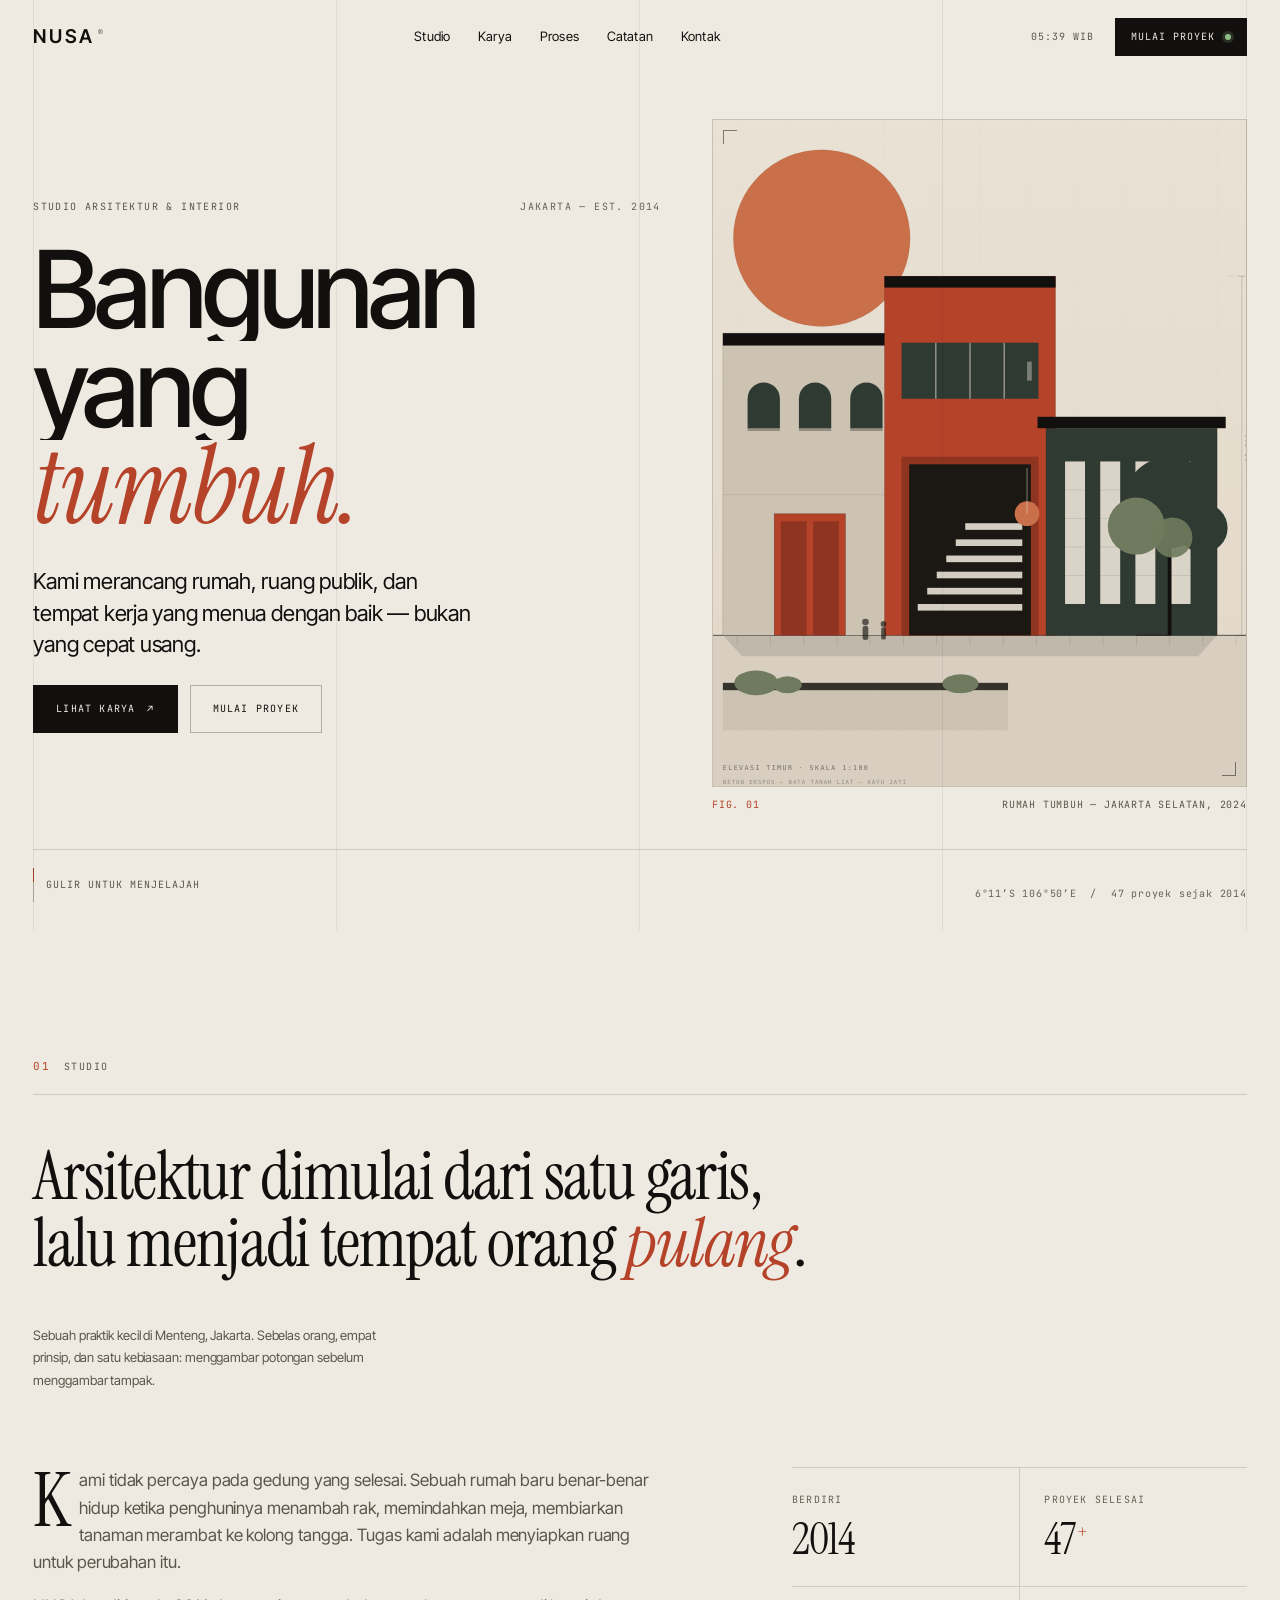
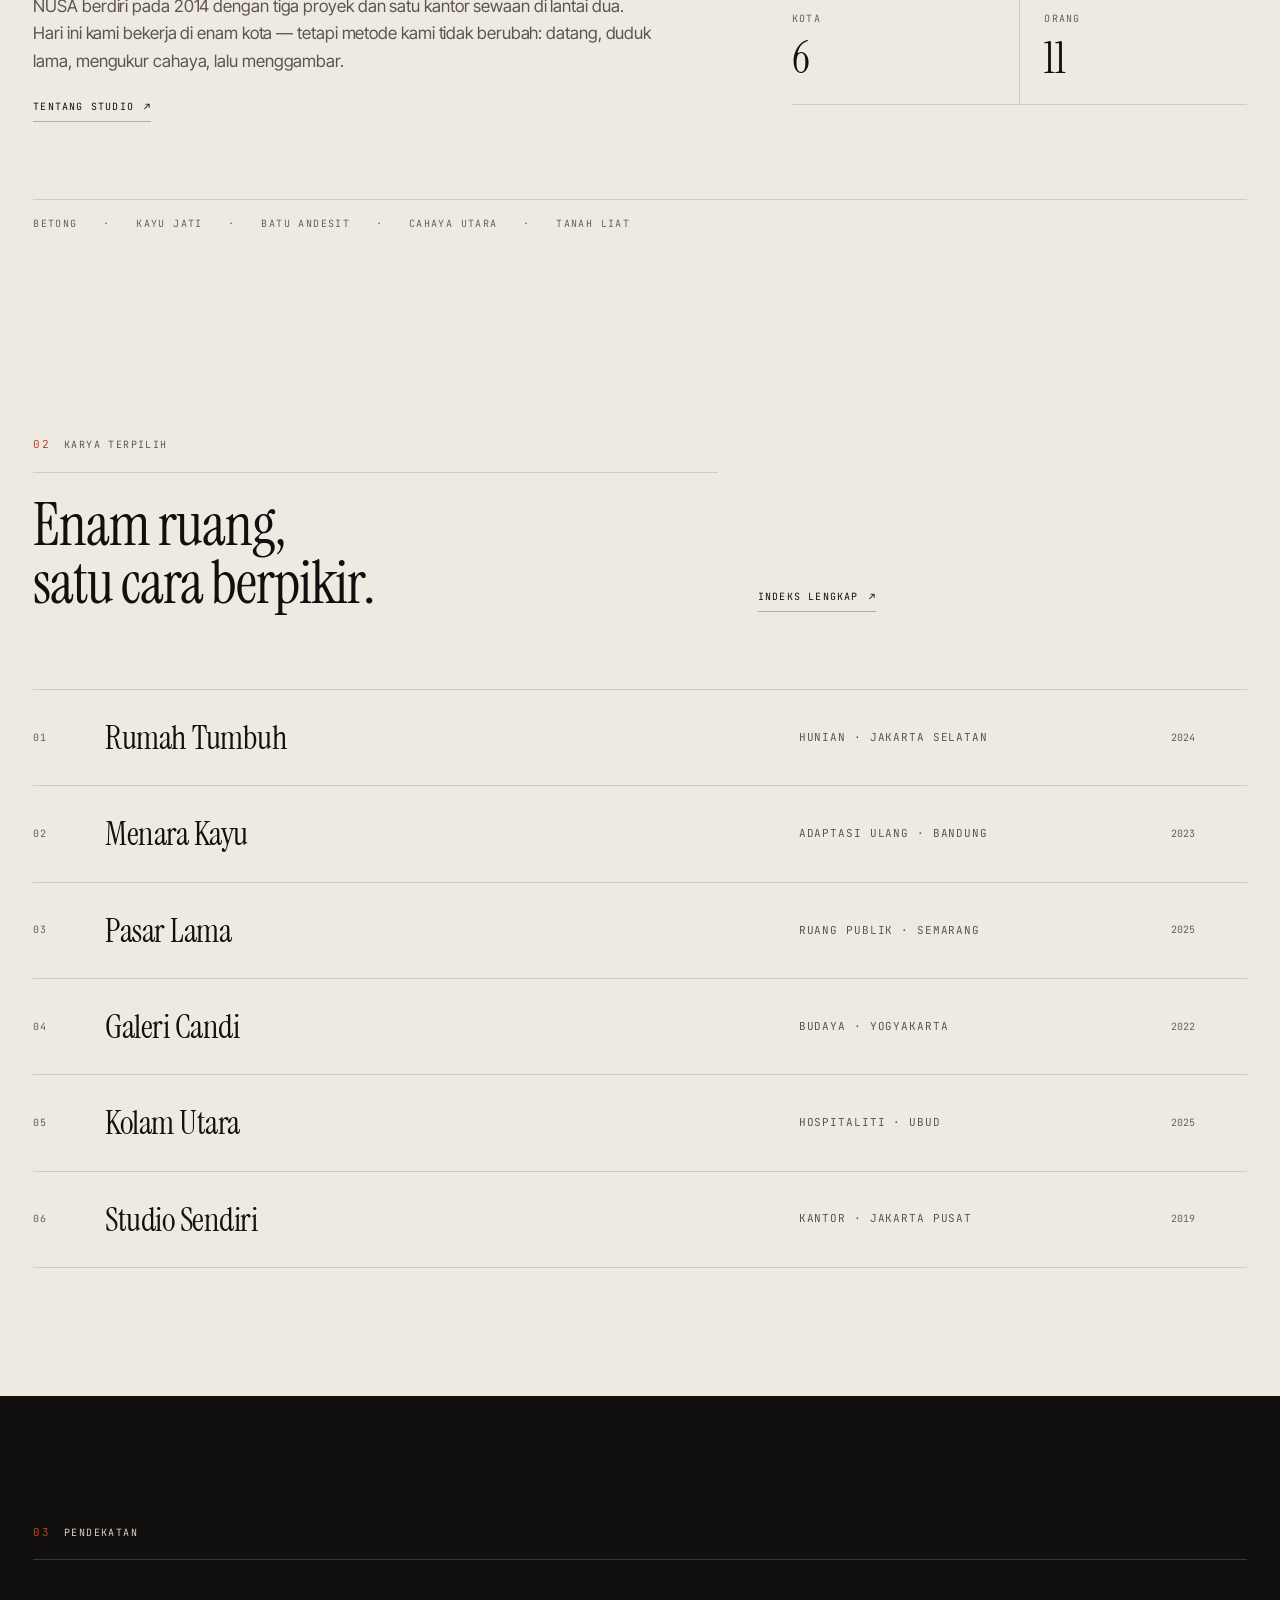
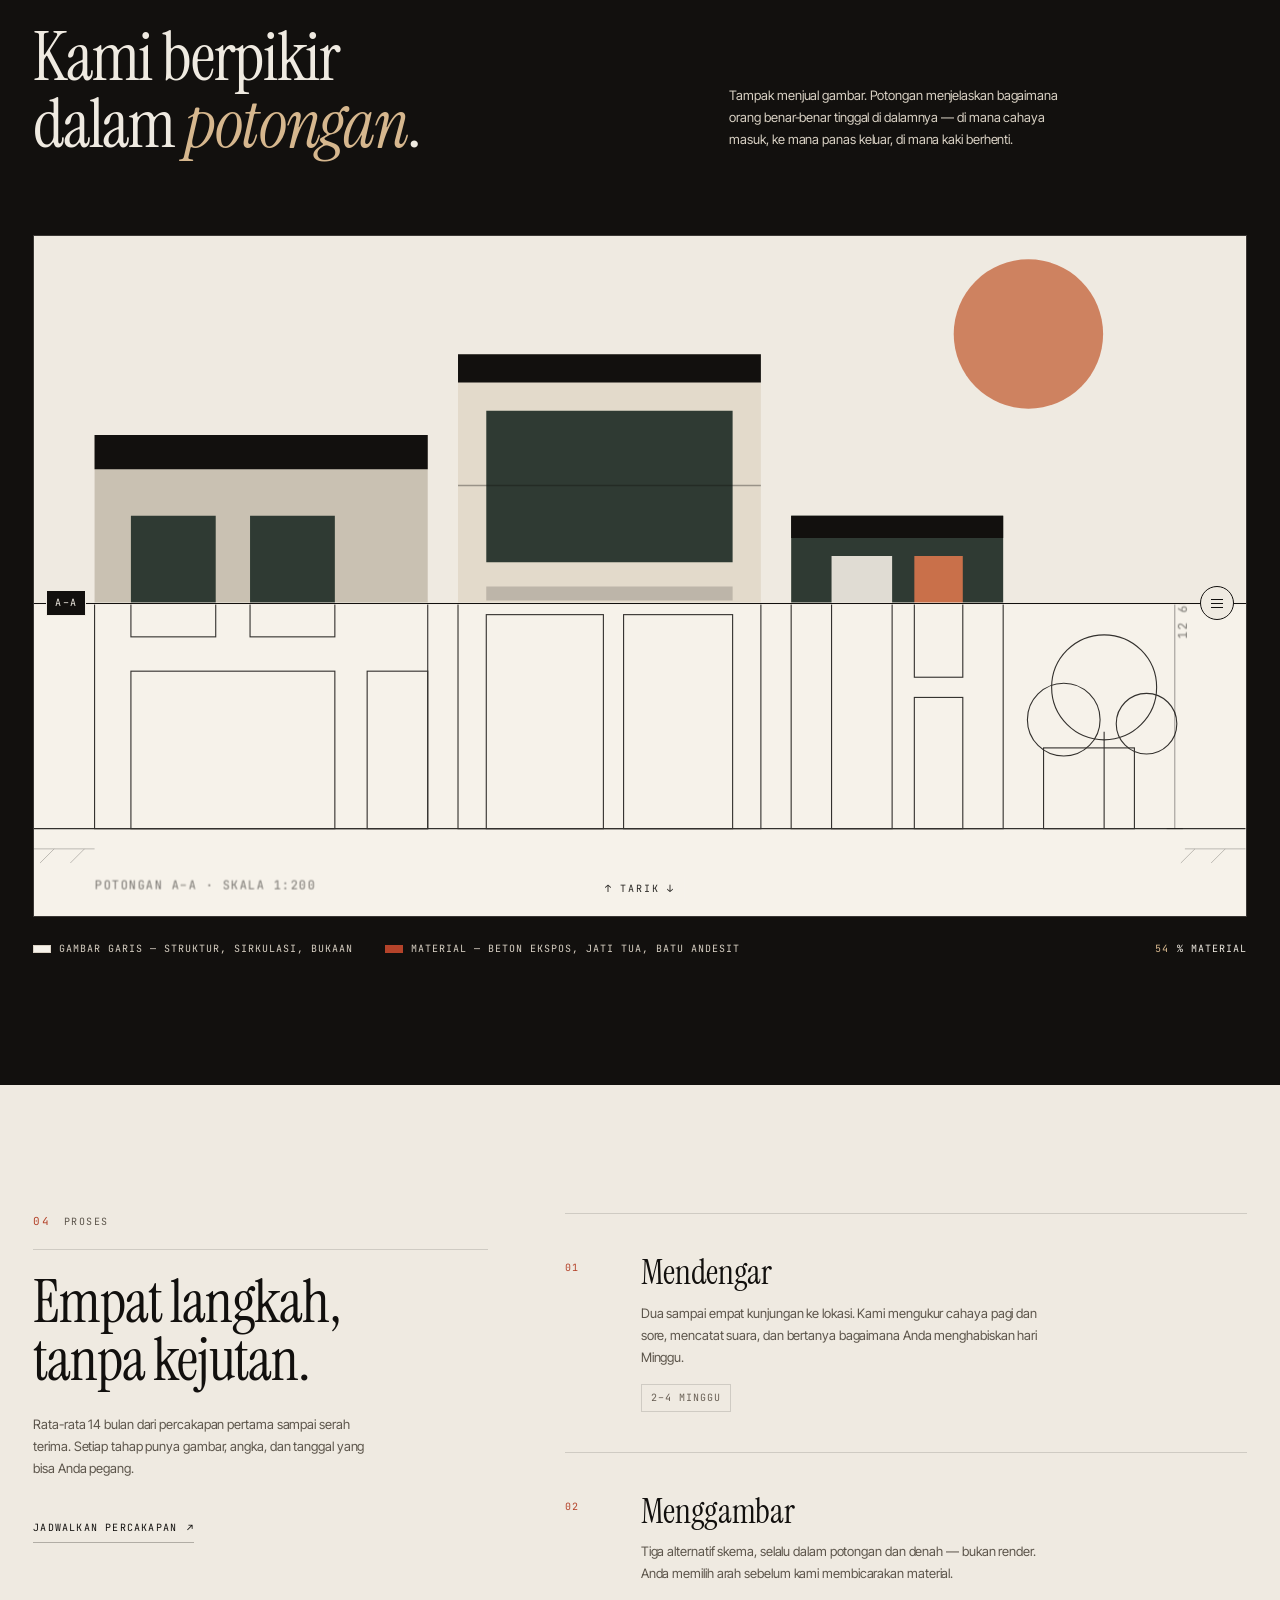
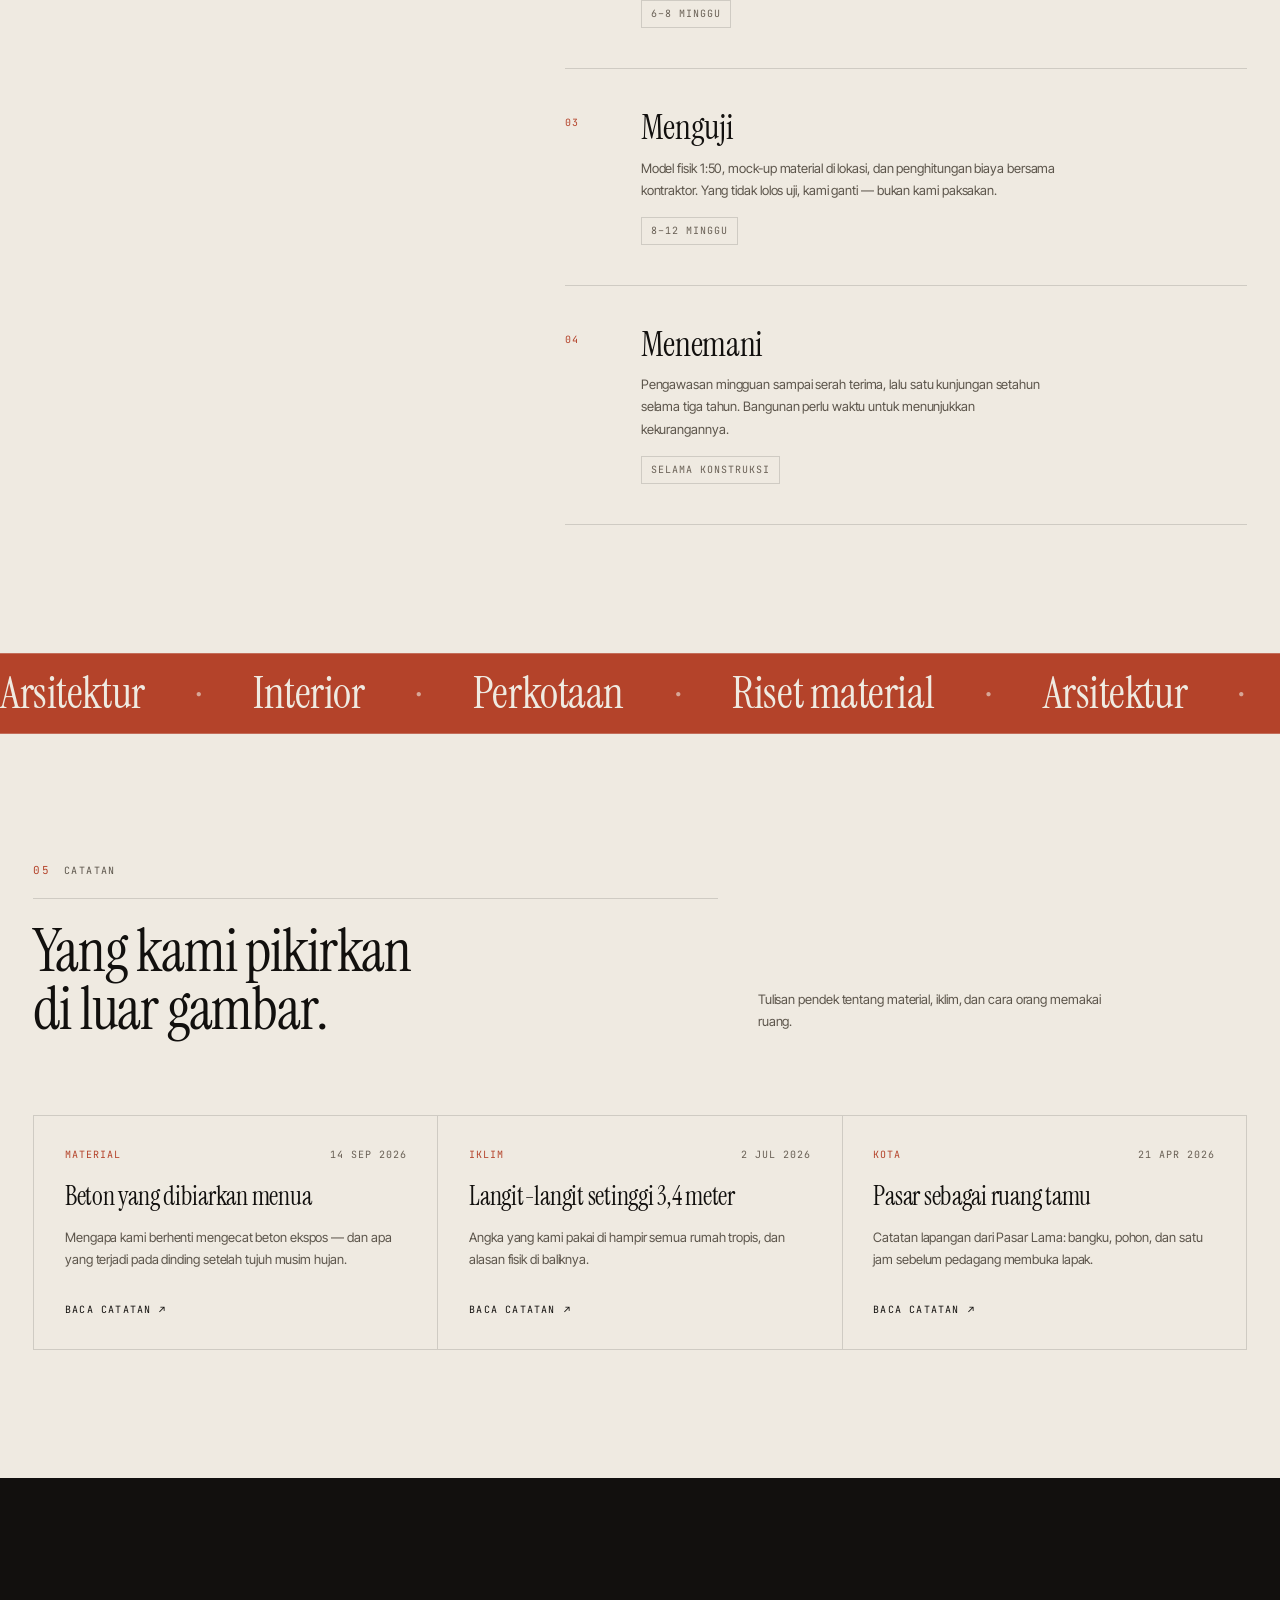
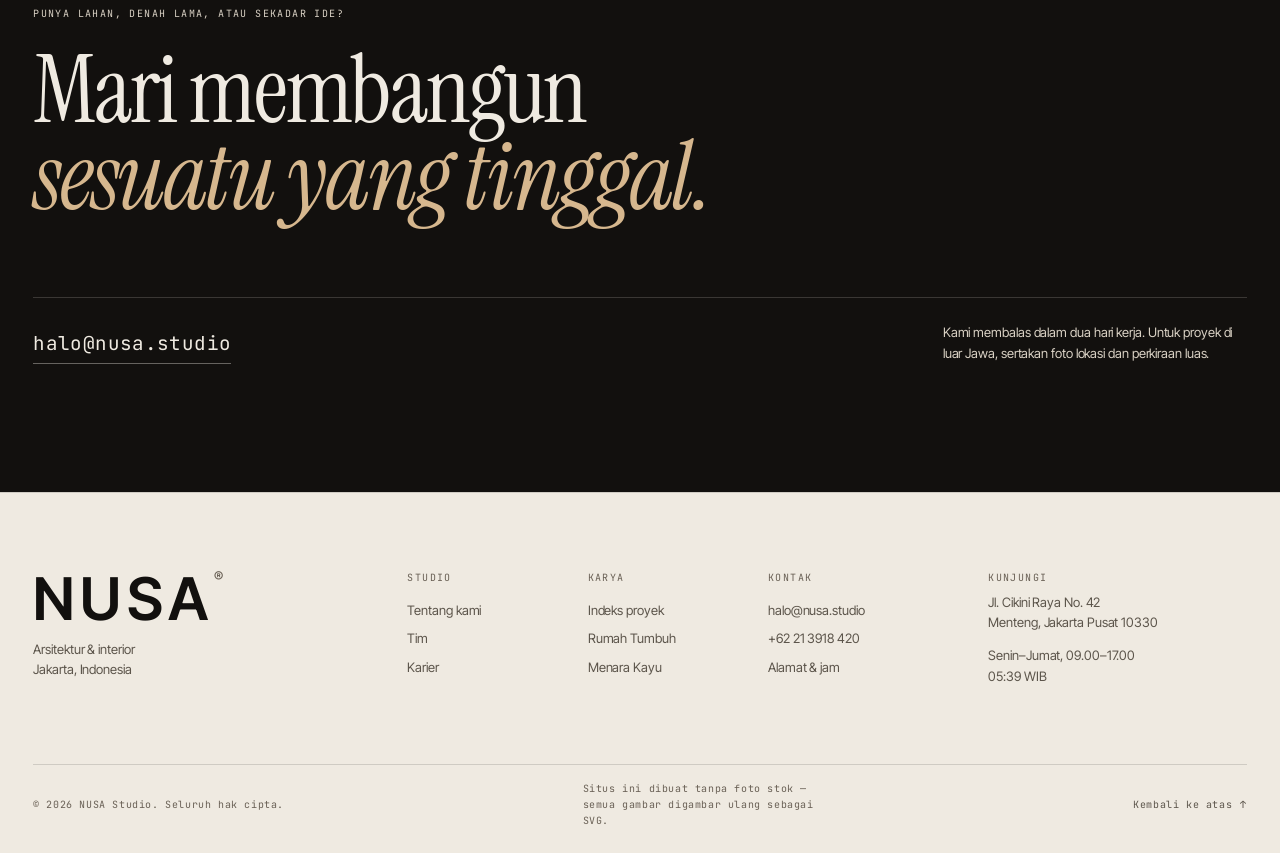
<file: index.html>
<!doctype html>
<html lang="id">
<head>
  <meta charset="utf-8">
  <meta name="viewport" content="width=device-width, initial-scale=1">
  <title>NUSA — Studio Arsitektur &amp; Interior, Jakarta</title>
  <meta name="description" content="NUSA adalah studio arsitektur dan interior di Jakarta. Kami merancang rumah, ruang publik, dan tempat kerja yang tumbuh bersama penghuninya — sejak 2014.">
  <link rel="canonical" href="https://nusa.studio/">
  <meta name="theme-color" content="#EFEAE1">

  <meta property="og:type" content="website">
  <meta property="og:site_name" content="NUSA">
  <meta property="og:url" content="https://nusa.studio/">
  <meta property="og:locale" content="id_ID">
  <meta property="og:title" content="NUSA — Bangunan yang tumbuh">
  <meta property="og:description" content="Studio arsitektur &amp; interior di Jakarta. Rumah, ruang publik, dan tempat kerja yang menua dengan baik.">
  <meta property="og:image" content="https://nusa.studio/assets/img/og-cover.png">
  <meta property="og:image:width" content="1200">
  <meta property="og:image:height" content="630">
  <meta property="og:image:alt" content="NUSA — Bangunan yang tumbuh. Studio arsitektur dan interior, Jakarta.">
  <meta name="twitter:card" content="summary_large_image">
  <meta name="twitter:title" content="NUSA — Bangunan yang tumbuh">
  <meta name="twitter:description" content="Studio arsitektur &amp; interior di Jakarta. Rumah, ruang publik, dan tempat kerja yang menua dengan baik.">
  <meta name="twitter:image" content="https://nusa.studio/assets/img/og-cover.png">

  <link rel="icon" href="assets/img/favicon.svg" type="image/svg+xml">
  <link rel="preconnect" href="https://fonts.googleapis.com">
  <link rel="preconnect" href="https://fonts.gstatic.com" crossorigin>
  <link href="https://fonts.googleapis.com/css2?family=Instrument+Serif:ital@0;1&family=Inter+Tight:wght@300;400;500;600&family=JetBrains+Mono:wght@400;500&display=swap" rel="stylesheet">
  <link rel="stylesheet" href="assets/css/main.css">
  <noscript><style>[data-loader]{display:none!important}</style></noscript>

  <script type="application/ld+json">
  {
    "@context": "https://schema.org",
    "@type": "ArchitecturalService",
    "name": "NUSA",
    "description": "Studio arsitektur dan interior di Jakarta.",
    "url": "https://nusa.studio/",
    "email": "halo@nusa.studio",
    "telephone": "+62-21-3918-420",
    "foundingDate": "2014",
    "address": {
      "@type": "PostalAddress",
      "streetAddress": "Jl. Cikini Raya No. 42",
      "addressLocality": "Jakarta Pusat",
      "addressRegion": "DKI Jakarta",
      "postalCode": "10330",
      "addressCountry": "ID"
    }
  }
  </script>
</head>

<body data-page="home">
  <a class="skip" href="#main">Lewati ke konten utama</a>

  <div class="loader" data-loader aria-hidden="true">
    <div class="loader__inner">
      <span class="loader__mark">NUSA</span>
      <span class="loader__count" data-loader-count>00</span>
      <span class="loader__rule"></span>
      <span class="loader__note">Studio arsitektur &amp; interior — Jakarta</span>
    </div>
  </div>

  <header class="head" data-head>
    <div class="head__inner">
      <a class="brand" href="index.html" aria-label="NUSA — beranda">
        <span class="brand__mark">NUSA</span>
        <span class="brand__sup" aria-hidden="true">®</span>
      </a>

      <nav class="head__nav" aria-label="Navigasi utama">
        <a href="studio.html" data-nav="studio">Studio</a>
        <a href="projects.html" data-nav="projects">Karya</a>
        <a href="index.html#proses" data-nav="process">Proses</a>
        <a href="index.html#catatan" data-nav="notes">Catatan</a>
        <a href="contact.html" data-nav="contact">Kontak</a>
      </nav>

      <div class="head__aside">
        <span class="clock" data-clock aria-label="Waktu Jakarta">--:-- WIB</span>
        <a class="head__cta" href="contact.html">
          <span>Mulai proyek</span>
          <span class="head__cta-dot" aria-hidden="true"></span>
        </a>
        <button class="burger" type="button" data-menu-toggle aria-expanded="false" aria-controls="menu">
          <span class="burger__label">Menu</span>
          <span class="burger__bars" aria-hidden="true"><i></i><i></i></span>
        </button>
      </div>
    </div>
  </header>

  <div class="menu" id="menu" data-menu hidden>
    <div class="menu__inner">
      <nav class="menu__nav" aria-label="Navigasi seluler">
        <a href="studio.html"><span class="menu__idx">01</span>Studio</a>
        <a href="projects.html"><span class="menu__idx">02</span>Karya</a>
        <a href="index.html#proses"><span class="menu__idx">03</span>Proses</a>
        <a href="index.html#catatan"><span class="menu__idx">04</span>Catatan</a>
        <a href="contact.html"><span class="menu__idx">05</span>Kontak</a>
      </nav>
      <div class="menu__foot">
        <p>Jl. Cikini Raya 42<br>Menteng, Jakarta Pusat</p>
        <p><a href="mailto:halo@nusa.studio">halo@nusa.studio</a><br>+62 21 3918 420</p>
        <p class="menu__time"><span data-clock>--:-- WIB</span></p>
      </div>
    </div>
  </div>

  <main id="main" tabindex="-1">
    <!-- ============ HERO ============ -->
    <section class="hero" aria-labelledby="hero-title">
      <div class="hero__grid">
        <div class="hero__intro">
          <p class="eyebrow eyebrow--split">
            <span>Studio arsitektur &amp; interior</span>
            <span>Jakarta — Est. 2014</span>
          </p>

          <h1 class="hero__title" id="hero-title">
            <span class="line-mask"><span>Bangunan</span></span>
            <span class="line-mask"><span>yang</span></span>
            <span class="line-mask"><em>tumbuh.</em></span>
          </h1>

          <div class="hero__foot">
            <p class="lede">Kami merancang rumah, ruang publik, dan tempat kerja yang menua dengan baik — bukan yang cepat usang.</p>
            <div class="hero__actions">
              <a class="btn btn--solid" href="projects.html">Lihat karya <span class="btn__arrow" aria-hidden="true">↗</span></a>
              <a class="btn btn--ghost" href="contact.html">Mulai proyek</a>
            </div>
          </div>
        </div>

        <figure class="hero__art" data-parallax="0.06">
          <div class="frame frame--hero">
            <img src="assets/img/hero-elevation.svg" width="1200" height="1500" alt="Elevasi rumah courtyard dengan tiga massa beton, lengkung, dan pohon tumbang di halaman dalam." fetchpriority="high">
            <span class="frame__corner frame__corner--tl" aria-hidden="true"></span>
            <span class="frame__corner frame__corner--br" aria-hidden="true"></span>
          </div>
          <figcaption class="figcap">
            <span>Fig. 01</span>
            <span>Rumah Tumbuh — Jakarta Selatan, 2024</span>
          </figcaption>
        </figure>
      </div>

      <div class="hero__meta">
        <a class="scroll-cue" href="#studio">
          <span class="scroll-cue__track" aria-hidden="true"><i></i></span>
          <span>Gulir untuk menjelajah</span>
        </a>
        <p class="hero__coords">6°11′S 106°50′E &nbsp;/&nbsp; 47 proyek sejak 2014</p>
      </div>

      <div class="hero__rules" aria-hidden="true"><i></i><i></i><i></i><i></i></div>
    </section>

    <!-- ============ MANIFESTO ============ -->
    <section class="section manifesto" id="studio" aria-labelledby="manifesto-title">
      <header class="sec-head">
        <p class="sec-num"><span>01</span>Studio</p>
        <h2 class="sec-title" id="manifesto-title">Arsitektur dimulai dari satu garis, lalu menjadi tempat orang <em>pulang</em>.</h2>
        <p class="sec-note">Sebuah praktik kecil di Menteng, Jakarta. Sebelas orang, empat prinsip, dan satu kebiasaan: menggambar potongan sebelum menggambar tampak.</p>
      </header>

      <div class="manifesto__body">
        <div class="manifesto__copy" data-reveal>
          <p class="dropcap">Kami tidak percaya pada gedung yang selesai. Sebuah rumah baru benar-benar hidup ketika penghuninya menambah rak, memindahkan meja, membiarkan tanaman merambat ke kolong tangga. Tugas kami adalah menyiapkan ruang untuk perubahan itu.</p>
          <p>NUSA berdiri pada 2014 dengan tiga proyek dan satu kantor sewaan di lantai dua. Hari ini kami bekerja di enam kota — tetapi metode kami tidak berubah: datang, duduk lama, mengukur cahaya, lalu menggambar.</p>
          <a class="link-underline" href="studio.html">Tentang studio <span aria-hidden="true">↗</span></a>
        </div>

        <dl class="stats" data-reveal>
          <div class="stat">
            <dt>Berdiri</dt>
            <dd><span data-count="2014">2014</span></dd>
          </div>
          <div class="stat">
            <dt>Proyek selesai</dt>
            <dd><span data-count="47">47</span><sup>+</sup></dd>
          </div>
          <div class="stat">
            <dt>Kota</dt>
            <dd><span data-count="6">6</span></dd>
          </div>
          <div class="stat">
            <dt>Orang</dt>
            <dd><span data-count="11">11</span></dd>
          </div>
        </dl>
      </div>

      <div class="manifesto__strip" aria-hidden="true">
        <span>Betong</span><span>·</span><span>Kayu jati</span><span>·</span><span>Batu andesit</span><span>·</span><span>Cahaya utara</span><span>·</span><span>Tanah liat</span>
      </div>
    </section>

    <!-- ============ SELECTED WORKS ============ -->
    <section class="section works" id="karya" aria-labelledby="works-title">
      <header class="sec-head sec-head--row">
        <div>
          <p class="sec-num"><span>02</span>Karya terpilih</p>
          <h2 class="sec-title sec-title--md" id="works-title">Enam ruang,<br>satu cara berpikir.</h2>
        </div>
        <a class="link-underline" href="projects.html">Indeks lengkap <span aria-hidden="true">↗</span></a>
      </header>

      <ul class="works__list" data-works>
        <li class="work">
          <a class="work__link" href="projects/rumah-tumbuh.html">
            <span class="work__idx">01</span>
            <span class="work__name">Rumah Tumbuh</span>
            <span class="work__meta">Hunian · Jakarta Selatan</span>
            <span class="work__year">2024</span>
            <span class="work__arrow" aria-hidden="true">↗</span>
          </a>
          <div class="work__preview" aria-hidden="true"><img src="assets/img/proj-tumbuh.svg" width="640" height="440" alt="" loading="lazy"></div>
        </li>
        <li class="work">
          <a class="work__link" href="projects/menara-kayu.html">
            <span class="work__idx">02</span>
            <span class="work__name">Menara Kayu</span>
            <span class="work__meta">Adaptasi ulang · Bandung</span>
            <span class="work__year">2023</span>
            <span class="work__arrow" aria-hidden="true">↗</span>
          </a>
          <div class="work__preview" aria-hidden="true"><img src="assets/img/proj-kayu.svg" width="640" height="440" alt="" loading="lazy"></div>
        </li>
        <li class="work">
          <a class="work__link" href="projects/pasar-lama.html">
            <span class="work__idx">03</span>
            <span class="work__name">Pasar Lama</span>
            <span class="work__meta">Ruang publik · Semarang</span>
            <span class="work__year">2025</span>
            <span class="work__arrow" aria-hidden="true">↗</span>
          </a>
          <div class="work__preview" aria-hidden="true"><img src="assets/img/proj-pasar.svg" width="640" height="440" alt="" loading="lazy"></div>
        </li>
        <li class="work">
          <a class="work__link" href="projects.html">
            <span class="work__idx">04</span>
            <span class="work__name">Galeri Candi</span>
            <span class="work__meta">Budaya · Yogyakarta</span>
            <span class="work__year">2022</span>
            <span class="work__arrow" aria-hidden="true">↗</span>
          </a>
          <div class="work__preview" aria-hidden="true"><img src="assets/img/proj-galeri.svg" width="640" height="440" alt="" loading="lazy"></div>
        </li>
        <li class="work">
          <a class="work__link" href="projects.html">
            <span class="work__idx">05</span>
            <span class="work__name">Kolam Utara</span>
            <span class="work__meta">Hospitaliti · Ubud</span>
            <span class="work__year">2025</span>
            <span class="work__arrow" aria-hidden="true">↗</span>
          </a>
          <div class="work__preview" aria-hidden="true"><img src="assets/img/proj-kolam.svg" width="640" height="440" alt="" loading="lazy"></div>
        </li>
        <li class="work">
          <a class="work__link" href="projects.html">
            <span class="work__idx">06</span>
            <span class="work__name">Studio Sendiri</span>
            <span class="work__meta">Kantor · Jakarta Pusat</span>
            <span class="work__year">2019</span>
            <span class="work__arrow" aria-hidden="true">↗</span>
          </a>
          <div class="work__preview" aria-hidden="true"><img src="assets/img/proj-studio.svg" width="640" height="440" alt="" loading="lazy"></div>
        </li>
      </ul>
    </section>

    <!-- ============ SIGNATURE: SECTION CUT ============ -->
    <section class="cut" id="potongan" aria-labelledby="cut-title">
      <div class="cut__head">
        <p class="sec-num sec-num--light"><span>03</span>Pendekatan</p>
        <h2 class="sec-title sec-title--light" id="cut-title">Kami berpikir dalam <em>potongan</em>.</h2>
        <p class="cut__lede">Tampak menjual gambar. Potongan menjelaskan bagaimana orang benar-benar tinggal di dalamnya — di mana cahaya masuk, ke mana panas keluar, di mana kaki berhenti.</p>
      </div>

      <div class="cut__stage" data-cut style="--cut:54%">
        <div class="cut__pane cut__pane--render" data-cut-render>
          <svg viewBox="0 0 1200 780" role="img" aria-label="Potongan bangunan dengan material: beton, kayu, dan batu." preserveAspectRatio="xMidYMid slice">
            <rect width="1200" height="780" fill="#EFEAE1"/>
            <rect y="640" width="1200" height="140" fill="#D9D1C4"/>
            <circle cx="985" cy="150" r="74" fill="#C9704A" opacity=".85"/>
            <path d="M0 640 L1200 640" stroke="#12100E" stroke-width="2"/>
            <!-- mass A -->
            <path d="M60 250 h330 v390 h-330 z" fill="#C9C1B2"/>
            <path d="M60 250 h330 v34 h-330 z" fill="#12100E"/>
            <path d="M96 330 h84 v120 h-84 z" fill="#2F3A33"/>
            <path d="M214 330 h84 v120 h-84 z" fill="#2F3A33"/>
            <path d="M96 484 h202 v156 h-202 z" fill="#B4432A"/>
            <path d="M330 484 h60 v156 h-60 z" fill="#8E3421"/>
            <!-- mass B -->
            <path d="M420 170 h300 v470 h-300 z" fill="#E3DACB"/>
            <path d="M420 170 h300 v28 h-300 z" fill="#12100E"/>
            <path d="M448 226 h244 v150 h-244 z" fill="#2F3A33"/>
            <path d="M448 400 h244 v14 h-244 z" fill="#12100E" opacity=".18"/>
            <path d="M448 428 h116 v212 h-116 z" fill="#D6B78E"/>
            <path d="M584 428 h108 v212 h-108 z" fill="#B4432A"/>
            <!-- mass C -->
            <path d="M750 330 h210 v310 h-210 z" fill="#2F3A33"/>
            <path d="M750 330 h210 v22 h-210 z" fill="#12100E"/>
            <path d="M790 370 h60 v270 h-60 z" fill="#EFEAE1" opacity=".92"/>
            <path d="M872 370 h48 v120 h-48 z" fill="#C9704A"/>
            <path d="M872 510 h48 v130 h-48 z" fill="#EFEAE1" opacity=".72"/>
            <!-- roof slabs + stairs -->
            <path d="M420 300 h300" stroke="#12100E" stroke-width="1.5" opacity=".35"/>
            <path d="M1000 560 h90 v80 h-90 z" fill="#C9C1B2"/>
            <path d="M1000 600 h90 v40 h-90 z" fill="#12100E" opacity=".12"/>
            <!-- tree -->
            <path d="M1060 640 v-96" stroke="#12100E" stroke-width="5"/>
            <circle cx="1060" cy="500" r="52" fill="#6F7A5E"/>
            <circle cx="1020" cy="532" r="36" fill="#2F3A33"/>
            <circle cx="1102" cy="536" r="30" fill="#6F7A5E"/>
            <!-- figures for scale -->
            <g fill="#12100E" opacity=".55">
              <circle cx="300" cy="604" r="7"/><rect x="294" y="612" width="12" height="28" rx="4"/>
              <circle cx="352" cy="608" r="6"/><rect x="347" y="615" width="10" height="25" rx="4"/>
            </g>
            <!-- shadows -->
            <path d="M60 640 h330 l-30 30 h-300 z" fill="#12100E" opacity=".14"/>
            <path d="M420 640 h300 l-24 26 h-276 z" fill="#12100E" opacity=".12"/>
            <path d="M750 640 h210 l-18 22 h-192 z" fill="#12100E" opacity=".1"/>
          </svg>
        </div>

        <div class="cut__pane cut__pane--line">
          <svg viewBox="0 0 1200 780" role="img" aria-label="Gambar garis potongan A–A." preserveAspectRatio="xMidYMid slice">
            <rect width="1200" height="780" fill="#F6F2EA"/>
            <g fill="none" stroke="#12100E" stroke-width="1.1" opacity=".85">
              <rect x="60" y="250" width="330" height="390"/>
              <rect x="420" y="170" width="300" height="470"/>
              <rect x="750" y="330" width="210" height="310"/>
              <rect x="96" y="330" width="84" height="120"/>
              <rect x="214" y="330" width="84" height="120"/>
              <rect x="96" y="484" width="202" height="156"/>
              <rect x="330" y="484" width="60" height="156"/>
              <rect x="448" y="226" width="244" height="150"/>
              <rect x="448" y="428" width="116" height="212"/>
              <rect x="584" y="428" width="108" height="212"/>
              <rect x="790" y="370" width="60" height="270"/>
              <rect x="872" y="370" width="48" height="120"/>
              <rect x="872" y="510" width="48" height="130"/>
              <rect x="1000" y="560" width="90" height="80"/>
              <path d="M0 640 H1200"/>
              <path d="M1060 640 V544"/>
              <circle cx="1060" cy="500" r="52"/>
              <circle cx="1020" cy="532" r="36"/>
              <circle cx="1102" cy="536" r="30"/>
              <circle cx="985" cy="150" r="74"/>
            </g>
            <!-- dimension lines -->
            <g stroke="#12100E" stroke-width=".8" opacity=".5">
              <path d="M60 208 H390"/><path d="M60 200 v16"/><path d="M390 200 v16"/>
              <path d="M420 128 H720"/><path d="M420 120 v16"/><path d="M720 120 v16"/>
              <path d="M1130 250 V640"/><path d="M1122 250 h16"/><path d="M1122 640 h16"/>
            </g>
            <g fill="#12100E" opacity=".55" font-family="JetBrains Mono, monospace" font-size="12" letter-spacing="1.5">
              <text x="60" y="196">8 400</text>
              <text x="420" y="116">9 000</text>
              <text x="1142" y="452" transform="rotate(-90 1142 452)">12 600</text>
              <text x="60" y="700">POTONGAN A–A · SKALA 1:200</text>
            </g>
            <!-- ground hatch -->
            <g stroke="#12100E" stroke-width=".7" opacity=".35">
              <path d="M0 660 h60"/><path d="M20 660 l-14 14"/><path d="M50 660 l-14 14"/>
              <path d="M1200 660 h-60"/><path d="M1180 660 l-14 14"/><path d="M1150 660 l-14 14"/>
            </g>
          </svg>
        </div>

        <div class="cut__handle" data-cut-handle role="slider" tabindex="0"
             aria-label="Garis potongan A–A: geser untuk membandingkan gambar garis dan material"
             aria-valuemin="8" aria-valuemax="92" aria-valuenow="54" aria-valuetext="54 persen material">
          <span class="cut__tag">A–A</span>
          <span class="cut__line" aria-hidden="true"></span>
          <span class="cut__grip" aria-hidden="true"><i></i><i></i><i></i></span>
        </div>

        <span class="cut__hint" aria-hidden="true">↑ tarik ↓</span>
      </div>

      <div class="cut__legend">
        <p><span class="legend-key legend-key--line"></span>Gambar garis — struktur, sirkulasi, bukaan</p>
        <p><span class="legend-key legend-key--render"></span>Material — beton ekspos, jati tua, batu andesit</p>
        <p class="cut__readout"><span data-cut-readout>54</span>% material</p>
      </div>
    </section>

    <!-- ============ PROCESS ============ -->
    <section class="section process" id="proses" aria-labelledby="process-title">
      <div class="process__intro">
        <p class="sec-num"><span>04</span>Proses</p>
        <h2 class="sec-title sec-title--md" id="process-title">Empat langkah,<br>tanpa kejutan.</h2>
        <p class="sec-note">Rata-rata 14 bulan dari percakapan pertama sampai serah terima. Setiap tahap punya gambar, angka, dan tanggal yang bisa Anda pegang.</p>
        <a class="link-underline" href="contact.html">Jadwalkan percakapan <span aria-hidden="true">↗</span></a>
      </div>

      <ol class="process__list">
        <li class="step" data-reveal>
          <span class="step__num">01</span>
          <div class="step__body">
            <h3>Mendengar</h3>
            <p>Dua sampai empat kunjungan ke lokasi. Kami mengukur cahaya pagi dan sore, mencatat suara, dan bertanya bagaimana Anda menghabiskan hari Minggu.</p>
            <span class="step__tag">2–4 minggu</span>
          </div>
        </li>
        <li class="step" data-reveal>
          <span class="step__num">02</span>
          <div class="step__body">
            <h3>Menggambar</h3>
            <p>Tiga alternatif skema, selalu dalam potongan dan denah — bukan render. Anda memilih arah sebelum kami membicarakan material.</p>
            <span class="step__tag">6–8 minggu</span>
          </div>
        </li>
        <li class="step" data-reveal>
          <span class="step__num">03</span>
          <div class="step__body">
            <h3>Menguji</h3>
            <p>Model fisik 1:50, mock-up material di lokasi, dan penghitungan biaya bersama kontraktor. Yang tidak lolos uji, kami ganti — bukan kami paksakan.</p>
            <span class="step__tag">8–12 minggu</span>
          </div>
        </li>
        <li class="step" data-reveal>
          <span class="step__num">04</span>
          <div class="step__body">
            <h3>Menemani</h3>
            <p>Pengawasan mingguan sampai serah terima, lalu satu kunjungan setahun selama tiga tahun. Bangunan perlu waktu untuk menunjukkan kekurangannya.</p>
            <span class="step__tag">Selama konstruksi</span>
          </div>
        </li>
      </ol>
    </section>

    <!-- ============ MARQUEE ============ -->
    <div class="marquee" aria-hidden="true">
      <div class="marquee__track">
        <span>Arsitektur</span><span class="marquee__dot">●</span>
        <span>Interior</span><span class="marquee__dot">●</span>
        <span>Perkotaan</span><span class="marquee__dot">●</span>
        <span>Riset material</span><span class="marquee__dot">●</span>
        <span>Arsitektur</span><span class="marquee__dot">●</span>
        <span>Interior</span><span class="marquee__dot">●</span>
        <span>Perkotaan</span><span class="marquee__dot">●</span>
        <span>Riset material</span><span class="marquee__dot">●</span>
      </div>
    </div>

    <!-- ============ NOTES ============ -->
    <section class="section notes" id="catatan" aria-labelledby="notes-title">
      <header class="sec-head sec-head--row">
        <div>
          <p class="sec-num"><span>05</span>Catatan</p>
          <h2 class="sec-title sec-title--md" id="notes-title">Yang kami pikirkan<br>di luar gambar.</h2>
        </div>
        <p class="sec-note sec-note--right">Tulisan pendek tentang material, iklim, dan cara orang memakai ruang.</p>
      </header>

      <div class="notes__grid">
        <article class="note">
          <a class="note__link" href="contact.html">
            <p class="note__meta"><span>Material</span><time datetime="2026-09-14">14 Sep 2026</time></p>
            <h3 class="note__title">Beton yang dibiarkan menua</h3>
            <p class="note__excerpt">Mengapa kami berhenti mengecat beton ekspos — dan apa yang terjadi pada dinding setelah tujuh musim hujan.</p>
            <span class="note__more">Baca catatan <span aria-hidden="true">↗</span></span>
          </a>
        </article>

        <article class="note">
          <a class="note__link" href="contact.html">
            <p class="note__meta"><span>Iklim</span><time datetime="2026-07-02">2 Jul 2026</time></p>
            <h3 class="note__title">Langit-langit setinggi 3,4 meter</h3>
            <p class="note__excerpt">Angka yang kami pakai di hampir semua rumah tropis, dan alasan fisik di baliknya.</p>
            <span class="note__more">Baca catatan <span aria-hidden="true">↗</span></span>
          </a>
        </article>

        <article class="note">
          <a class="note__link" href="contact.html">
            <p class="note__meta"><span>Kota</span><time datetime="2026-04-21">21 Apr 2026</time></p>
            <h3 class="note__title">Pasar sebagai ruang tamu</h3>
            <p class="note__excerpt">Catatan lapangan dari Pasar Lama: bangku, pohon, dan satu jam sebelum pedagang membuka lapak.</p>
            <span class="note__more">Baca catatan <span aria-hidden="true">↗</span></span>
          </a>
        </article>
      </div>
    </section>

    <!-- ============ CTA ============ -->
    <section class="cta" aria-labelledby="cta-title">
      <div class="cta__inner">
        <p class="eyebrow">Punya lahan, denah lama, atau sekadar ide?</p>
        <h2 class="cta__title" id="cta-title">
          <a href="contact.html">Mari membangun<br><em>sesuatu yang tinggal.</em></a>
        </h2>
        <div class="cta__row">
          <a class="cta__mail" href="mailto:halo@nusa.studio">halo@nusa.studio</a>
          <p class="cta__note">Kami membalas dalam dua hari kerja. Untuk proyek di luar Jawa, sertakan foto lokasi dan perkiraan luas.</p>
        </div>
      </div>
    </section>
  </main>

  <footer class="foot" aria-label="Kaki halaman">
    <div class="foot__top">
      <div class="foot__brand">
        <p class="foot__mark">NUSA<span aria-hidden="true">®</span></p>
        <p class="foot__tag">Arsitektur &amp; interior<br>Jakarta, Indonesia</p>
      </div>

      <nav class="foot__nav" aria-label="Navigasi kaki halaman">
        <div>
          <h2 class="foot__hd">Studio</h2>
          <a href="studio.html">Tentang kami</a>
          <a href="studio.html#tim">Tim</a>
          <a href="studio.html#karir">Karier</a>
        </div>
        <div>
          <h2 class="foot__hd">Karya</h2>
          <a href="projects.html">Indeks proyek</a>
          <a href="projects/rumah-tumbuh.html">Rumah Tumbuh</a>
          <a href="projects/menara-kayu.html">Menara Kayu</a>
        </div>
        <div>
          <h2 class="foot__hd">Kontak</h2>
          <a href="mailto:halo@nusa.studio">halo@nusa.studio</a>
          <a href="tel:+62213918420">+62 21 3918 420</a>
          <a href="contact.html">Alamat &amp; jam</a>
        </div>
      </nav>

      <div class="foot__visit">
        <h2 class="foot__hd">Kunjungi</h2>
        <p>Jl. Cikini Raya No. 42<br>Menteng, Jakarta Pusat 10330</p>
        <p>Senin–Jumat, 09.00–17.00<br><span data-clock>--:-- WIB</span></p>
      </div>
    </div>

    <div class="foot__bottom">
      <p>© <span data-year>2026</span> NUSA Studio. Seluruh hak cipta.</p>
      <p class="foot__credit">Situs ini dibuat tanpa foto stok — semua gambar digambar ulang sebagai SVG.</p>
      <a class="foot__top-link" href="#main">Kembali ke atas <span aria-hidden="true">↑</span></a>
    </div>
  </footer>

  <div class="cursor" data-cursor aria-hidden="true">
    <span class="cursor__dot"></span>
    <span class="cursor__coords" data-cursor-coords>0 / 0</span>
  </div>

  <script src="assets/js/app.js" defer></script>
</body>
</html>
</file>
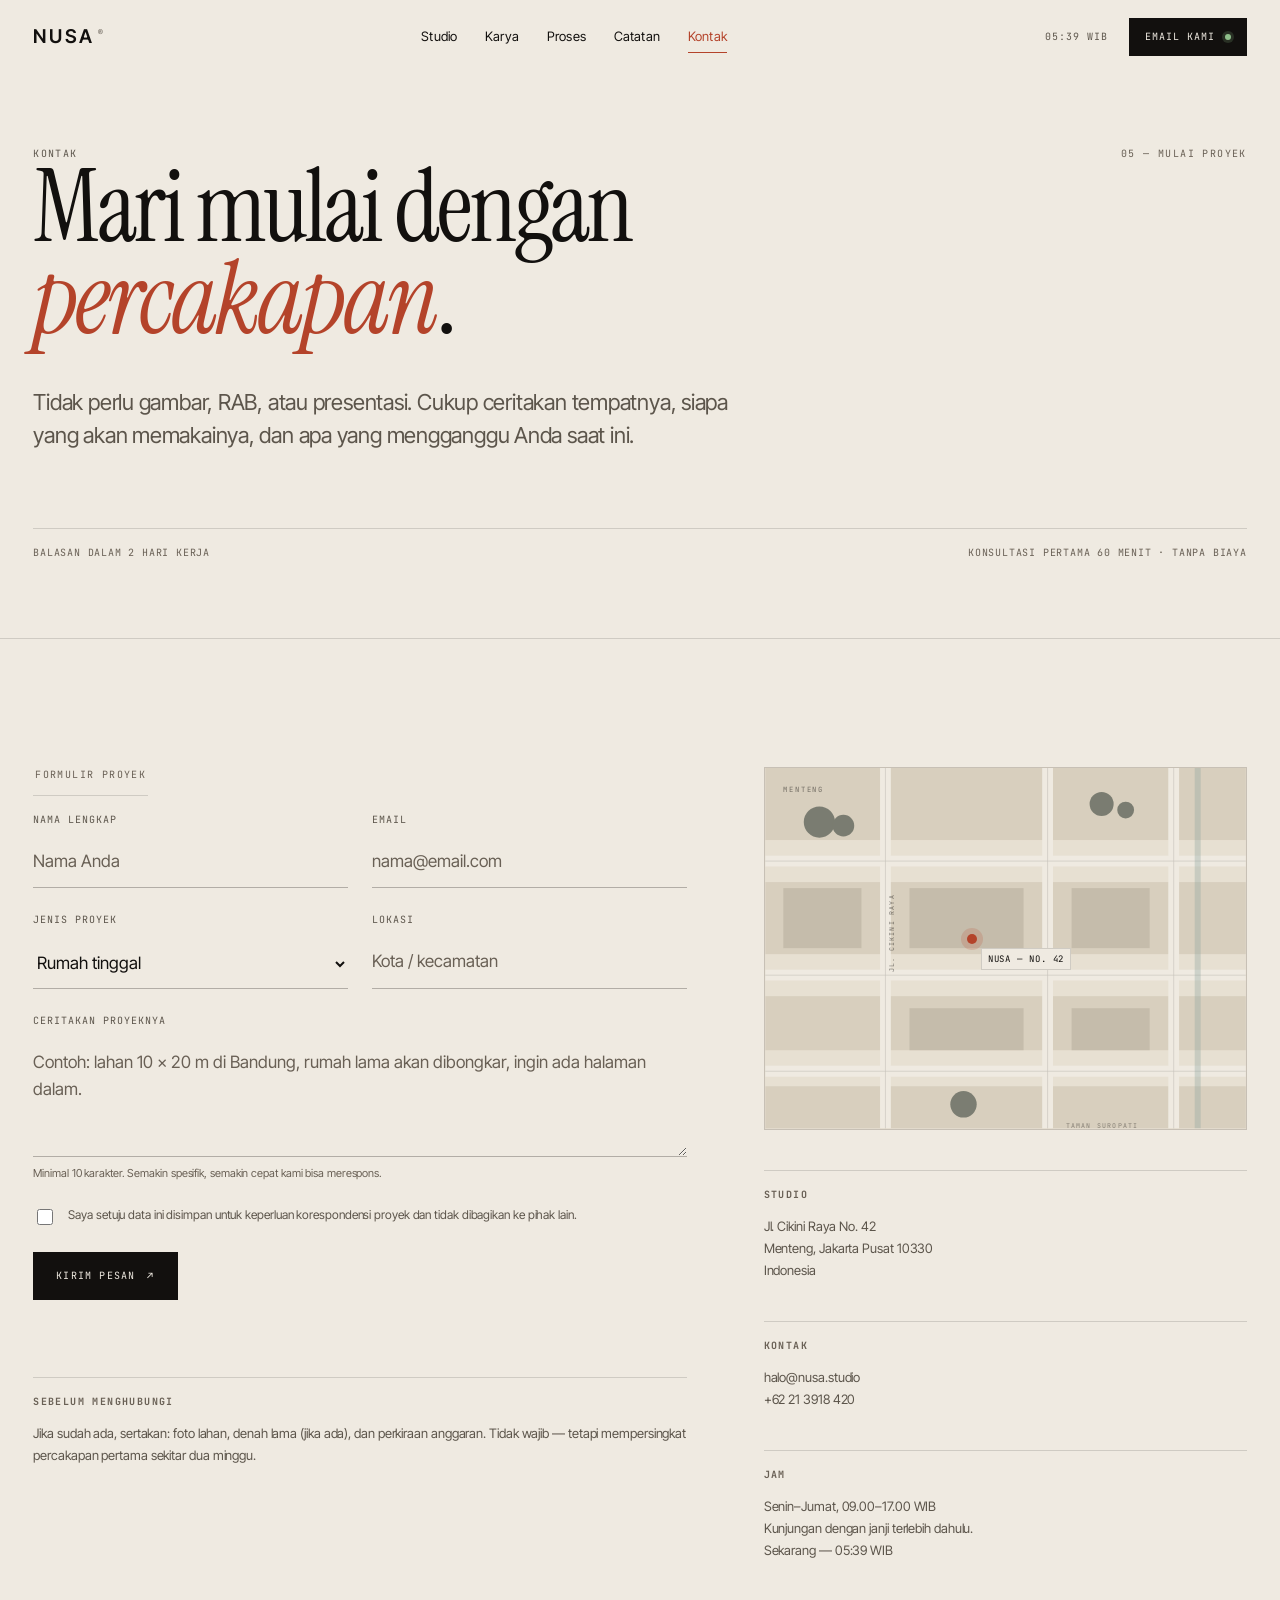
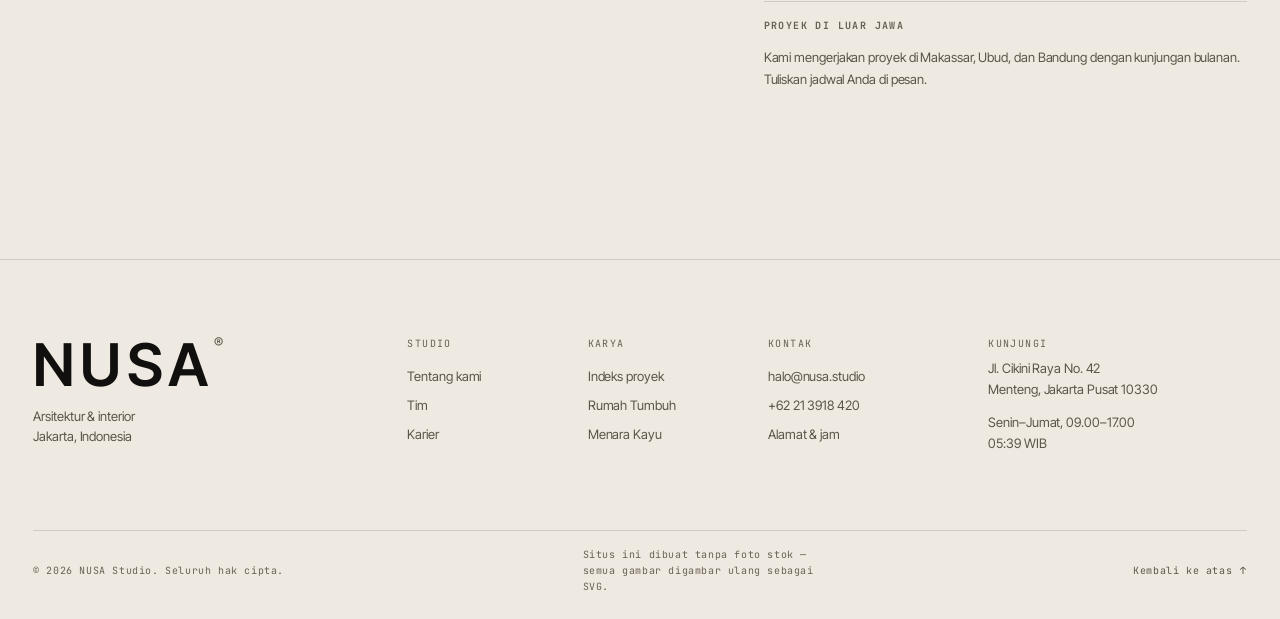
<file: contact.html>
<!doctype html>
<html lang="id">
<head>
  <meta charset="utf-8">
  <meta name="viewport" content="width=device-width, initial-scale=1">
  <title>Kontak — NUSA</title>
  <meta name="description" content="Mulai proyek dengan NUSA. Studio di Jl. Cikini Raya 42, Menteng, Jakarta Pusat. Senin–Jumat, 09.00–17.00 WIB.">
  <link rel="canonical" href="https://nusa.studio/contact.html">
  <meta name="theme-color" content="#EFEAE1">
  <meta property="og:type" content="website">
  <meta property="og:site_name" content="NUSA">
  <meta property="og:url" content="https://nusa.studio/contact.html">
  <meta property="og:locale" content="id_ID">
  <meta property="og:title" content="Kontak — NUSA">
  <meta property="og:description" content="Punya lahan, denah lama, atau sekadar ide? Mari mulai dengan percakapan.">
  <meta property="og:image" content="https://nusa.studio/assets/img/og-cover.png">
  <meta property="og:image:width" content="1200">
  <meta property="og:image:height" content="630">
  <meta property="og:image:alt" content="NUSA — Bangunan yang tumbuh. Studio arsitektur dan interior, Jakarta.">
  <meta name="twitter:card" content="summary_large_image">
  <meta name="twitter:title" content="Kontak — NUSA">
  <meta name="twitter:description" content="Punya lahan, denah lama, atau sekadar ide? Mari mulai dengan percakapan.">
  <meta name="twitter:image" content="https://nusa.studio/assets/img/og-cover.png">
  <link rel="icon" href="assets/img/favicon.svg" type="image/svg+xml">
  <link rel="preconnect" href="https://fonts.googleapis.com">
  <link rel="preconnect" href="https://fonts.gstatic.com" crossorigin>
  <link href="https://fonts.googleapis.com/css2?family=Instrument+Serif:ital@0;1&family=Inter+Tight:wght@300;400;500;600&family=JetBrains+Mono:wght@400;500&display=swap" rel="stylesheet">
  <link rel="stylesheet" href="assets/css/main.css">
  <noscript><style>[data-loader]{display:none!important}</style></noscript>
</head>

<body data-page="contact">
  <a class="skip" href="#main">Lewati ke konten utama</a>

  <header class="head" data-head>
    <div class="head__inner">
      <a class="brand" href="index.html" aria-label="NUSA — beranda">
        <span class="brand__mark">NUSA</span><span class="brand__sup" aria-hidden="true">®</span>
      </a>
      <nav class="head__nav" aria-label="Navigasi utama">
        <a href="studio.html" data-nav="studio">Studio</a>
        <a href="projects.html" data-nav="projects">Karya</a>
        <a href="index.html#proses" data-nav="process">Proses</a>
        <a href="index.html#catatan" data-nav="notes">Catatan</a>
        <a href="contact.html" data-nav="contact">Kontak</a>
      </nav>
      <div class="head__aside">
        <span class="clock" data-clock aria-label="Waktu Jakarta">--:-- WIB</span>
        <a class="head__cta" href="mailto:halo@nusa.studio"><span>Email kami</span><span class="head__cta-dot" aria-hidden="true"></span></a>
        <button class="burger" type="button" data-menu-toggle aria-expanded="false" aria-controls="menu">
          <span class="burger__label">Menu</span>
          <span class="burger__bars" aria-hidden="true"><i></i><i></i></span>
        </button>
      </div>
    </div>
  </header>

  <div class="menu" id="menu" data-menu hidden>
    <div class="menu__inner">
      <nav class="menu__nav" aria-label="Navigasi seluler">
        <a href="studio.html"><span class="menu__idx">01</span>Studio</a>
        <a href="projects.html"><span class="menu__idx">02</span>Karya</a>
        <a href="index.html#proses"><span class="menu__idx">03</span>Proses</a>
        <a href="index.html#catatan"><span class="menu__idx">04</span>Catatan</a>
        <a href="contact.html"><span class="menu__idx">05</span>Kontak</a>
      </nav>
      <div class="menu__foot">
        <p>Jl. Cikini Raya 42<br>Menteng, Jakarta Pusat</p>
        <p><a href="mailto:halo@nusa.studio">halo@nusa.studio</a><br>+62 21 3918 420</p>
        <p class="menu__time"><span data-clock>--:-- WIB</span></p>
      </div>
    </div>
  </div>

  <main id="main" tabindex="-1">
    <section class="phero">
      <p class="eyebrow eyebrow--split"><span>Kontak</span><span>05 — Mulai proyek</span></p>
      <h1 class="phero__title">Mari mulai dengan <em>percakapan</em>.</h1>
      <p class="phero__lede">Tidak perlu gambar, RAB, atau presentasi. Cukup ceritakan tempatnya, siapa yang akan memakainya, dan apa yang mengganggu Anda saat ini.</p>
      <div class="phero__foot">
        <span>Balasan dalam 2 hari kerja</span>
        <span>Konsultasi pertama 60 menit · tanpa biaya</span>
      </div>
    </section>

    <section class="section">
      <div class="contact-grid">
        <div>
          <form data-form novalidate>
            <fieldset class="fieldset">
              <legend class="legend">Formulir proyek</legend>

              <div class="field-row">
                <div class="field">
                  <label for="nama">Nama lengkap</label>
                  <input id="nama" name="nama" type="text" autocomplete="name" placeholder="Nama Anda" required>
                </div>
                <div class="field">
                  <label for="email">Email</label>
                  <input id="email" name="email" type="email" autocomplete="email" placeholder="nama@email.com" required>
                </div>
              </div>

              <div class="field-row">
                <div class="field">
                  <label for="jenis">Jenis proyek</label>
                  <select id="jenis" name="jenis">
                    <option>Rumah tinggal</option>
                    <option>Ruang publik</option>
                    <option>Kantor / komersial</option>
                    <option>Interior saja</option>
                    <option>Renovasi / adaptasi ulang</option>
                    <option>Belum tahu</option>
                  </select>
                </div>
                <div class="field">
                  <label for="lokasi">Lokasi</label>
                  <input id="lokasi" name="lokasi" type="text" placeholder="Kota / kecamatan">
                </div>
              </div>

              <div class="field">
                <label for="pesan">Ceritakan proyeknya</label>
                <textarea id="pesan" name="pesan" placeholder="Contoh: lahan 10 × 20 m di Bandung, rumah lama akan dibongkar, ingin ada halaman dalam." required></textarea>
                <span class="field__hint">Minimal 10 karakter. Semakin spesifik, semakin cepat kami bisa merespons.</span>
              </div>

              <label class="check">
                <input type="checkbox" name="izin" value="ya">
                <span>Saya setuju data ini disimpan untuk keperluan korespondensi proyek dan tidak dibagikan ke pihak lain.</span>
              </label>

              <div>
                <button class="btn btn--solid" type="submit">Kirim pesan <span class="btn__arrow" aria-hidden="true">↗</span></button>
              </div>

              <div class="form-status" data-form-status></div>
            </fieldset>
          </form>

          <div class="info-block" style="margin-top: var(--s-5)">
            <h3>Sebelum menghubungi</h3>
            <p>Jika sudah ada, sertakan: foto lahan, denah lama (jika ada), dan perkiraan anggaran. Tidak wajib — tetapi mempersingkat percakapan pertama sekitar dua minggu.</p>
          </div>
        </div>

        <aside>
          <div class="map" aria-label="Peta lokasi studio di Cikini, Jakarta Pusat">
            <svg viewBox="0 0 800 600" role="img" aria-label="Peta jalan Cikini dan Menteng dengan penanda studio.">
              <rect width="800" height="600" fill="#E7E0D2"/>
              <g fill="#D8CFBE">
                <rect x="0" y="0" width="800" height="120"/>
                <rect x="0" y="190" width="800" height="120"/>
                <rect x="0" y="380" width="800" height="90"/>
                <rect x="0" y="530" width="800" height="70"/>
              </g>
              <g stroke="#EFEAE1" stroke-width="18">
                <path d="M0 155h800M0 345h800M0 505h800M200 0v600M470 0v600M680 0v600"/>
              </g>
              <g stroke="#12100E" stroke-width="1" opacity=".18">
                <path d="M0 155h800M0 345h800M0 505h800M200 0v600M470 0v600M680 0v600"/>
              </g>
              <g fill="#B7AE9D" opacity=".55">
                <rect x="30" y="200" width="130" height="100"/>
                <rect x="240" y="200" width="190" height="100"/>
                <rect x="510" y="200" width="130" height="100"/>
                <rect x="240" y="400" width="190" height="70"/>
                <rect x="510" y="400" width="130" height="70"/>
              </g>
              <path d="M720 0v600" stroke="#8FA6A0" stroke-width="10" opacity=".35"/>
              <g fill="#2F3A33" opacity=".55">
                <circle cx="90" cy="90" r="26"/><circle cx="130" cy="96" r="18"/>
                <circle cx="560" cy="60" r="20"/><circle cx="600" cy="70" r="14"/>
                <circle cx="330" cy="560" r="22"/>
              </g>
              <text x="30" y="40" font-family="JetBrains Mono, monospace" font-size="12" letter-spacing="3" fill="#12100E" opacity=".5">MENTENG</text>
              <text x="214" y="340" font-family="JetBrains Mono, monospace" font-size="11" letter-spacing="2" fill="#12100E" opacity=".5" transform="rotate(-90 214 340)">JL. CIKINI RAYA</text>
              <text x="500" y="600" font-family="JetBrains Mono, monospace" font-size="11" letter-spacing="2" fill="#12100E" opacity=".4">TAMAN SUROPATI</text>
            </svg>
            <span class="map__pin" aria-hidden="true"></span>
            <span class="map__label">NUSA — No. 42</span>
          </div>

          <div class="info-block">
            <h3>Studio</h3>
            <p>Jl. Cikini Raya No. 42<br>Menteng, Jakarta Pusat 10330<br>Indonesia</p>
          </div>
          <div class="info-block">
            <h3>Kontak</h3>
            <p><a href="mailto:halo@nusa.studio">halo@nusa.studio</a><br><a href="tel:+62213918420">+62 21 3918 420</a></p>
          </div>
          <div class="info-block">
            <h3>Jam</h3>
            <p>Senin–Jumat, 09.00–17.00 WIB<br>Kunjungan dengan janji terlebih dahulu.<br>Sekarang — <span data-clock>--:-- WIB</span></p>
          </div>
          <div class="info-block">
            <h3>Proyek di luar Jawa</h3>
            <p>Kami mengerjakan proyek di Makassar, Ubud, dan Bandung dengan kunjungan bulanan. Tuliskan jadwal Anda di pesan.</p>
          </div>
        </aside>
      </div>
    </section>
  </main>

  <footer class="foot" aria-label="Kaki halaman">
    <div class="foot__top">
      <div class="foot__brand">
        <p class="foot__mark">NUSA<span aria-hidden="true">®</span></p>
        <p class="foot__tag">Arsitektur &amp; interior<br>Jakarta, Indonesia</p>
      </div>
      <nav class="foot__nav" aria-label="Navigasi kaki halaman">
        <div>
          <h2 class="foot__hd">Studio</h2>
          <a href="studio.html">Tentang kami</a>
          <a href="studio.html#tim">Tim</a>
          <a href="studio.html#karir">Karier</a>
        </div>
        <div>
          <h2 class="foot__hd">Karya</h2>
          <a href="projects.html">Indeks proyek</a>
          <a href="projects/rumah-tumbuh.html">Rumah Tumbuh</a>
          <a href="projects/menara-kayu.html">Menara Kayu</a>
        </div>
        <div>
          <h2 class="foot__hd">Kontak</h2>
          <a href="mailto:halo@nusa.studio">halo@nusa.studio</a>
          <a href="tel:+62213918420">+62 21 3918 420</a>
          <a href="contact.html">Alamat &amp; jam</a>
        </div>
      </nav>
      <div class="foot__visit">
        <h2 class="foot__hd">Kunjungi</h2>
        <p>Jl. Cikini Raya No. 42<br>Menteng, Jakarta Pusat 10330</p>
        <p>Senin–Jumat, 09.00–17.00<br><span data-clock>--:-- WIB</span></p>
      </div>
    </div>
    <div class="foot__bottom">
      <p>© <span data-year>2026</span> NUSA Studio. Seluruh hak cipta.</p>
      <p class="foot__credit">Situs ini dibuat tanpa foto stok — semua gambar digambar ulang sebagai SVG.</p>
      <a class="foot__top-link" href="#main">Kembali ke atas <span aria-hidden="true">↑</span></a>
    </div>
  </footer>

  <div class="cursor" data-cursor aria-hidden="true">
    <span class="cursor__dot"></span>
    <span class="cursor__coords" data-cursor-coords>0 / 0</span>
  </div>

  <script src="assets/js/app.js" defer></script>
</body>
</html>
</file>
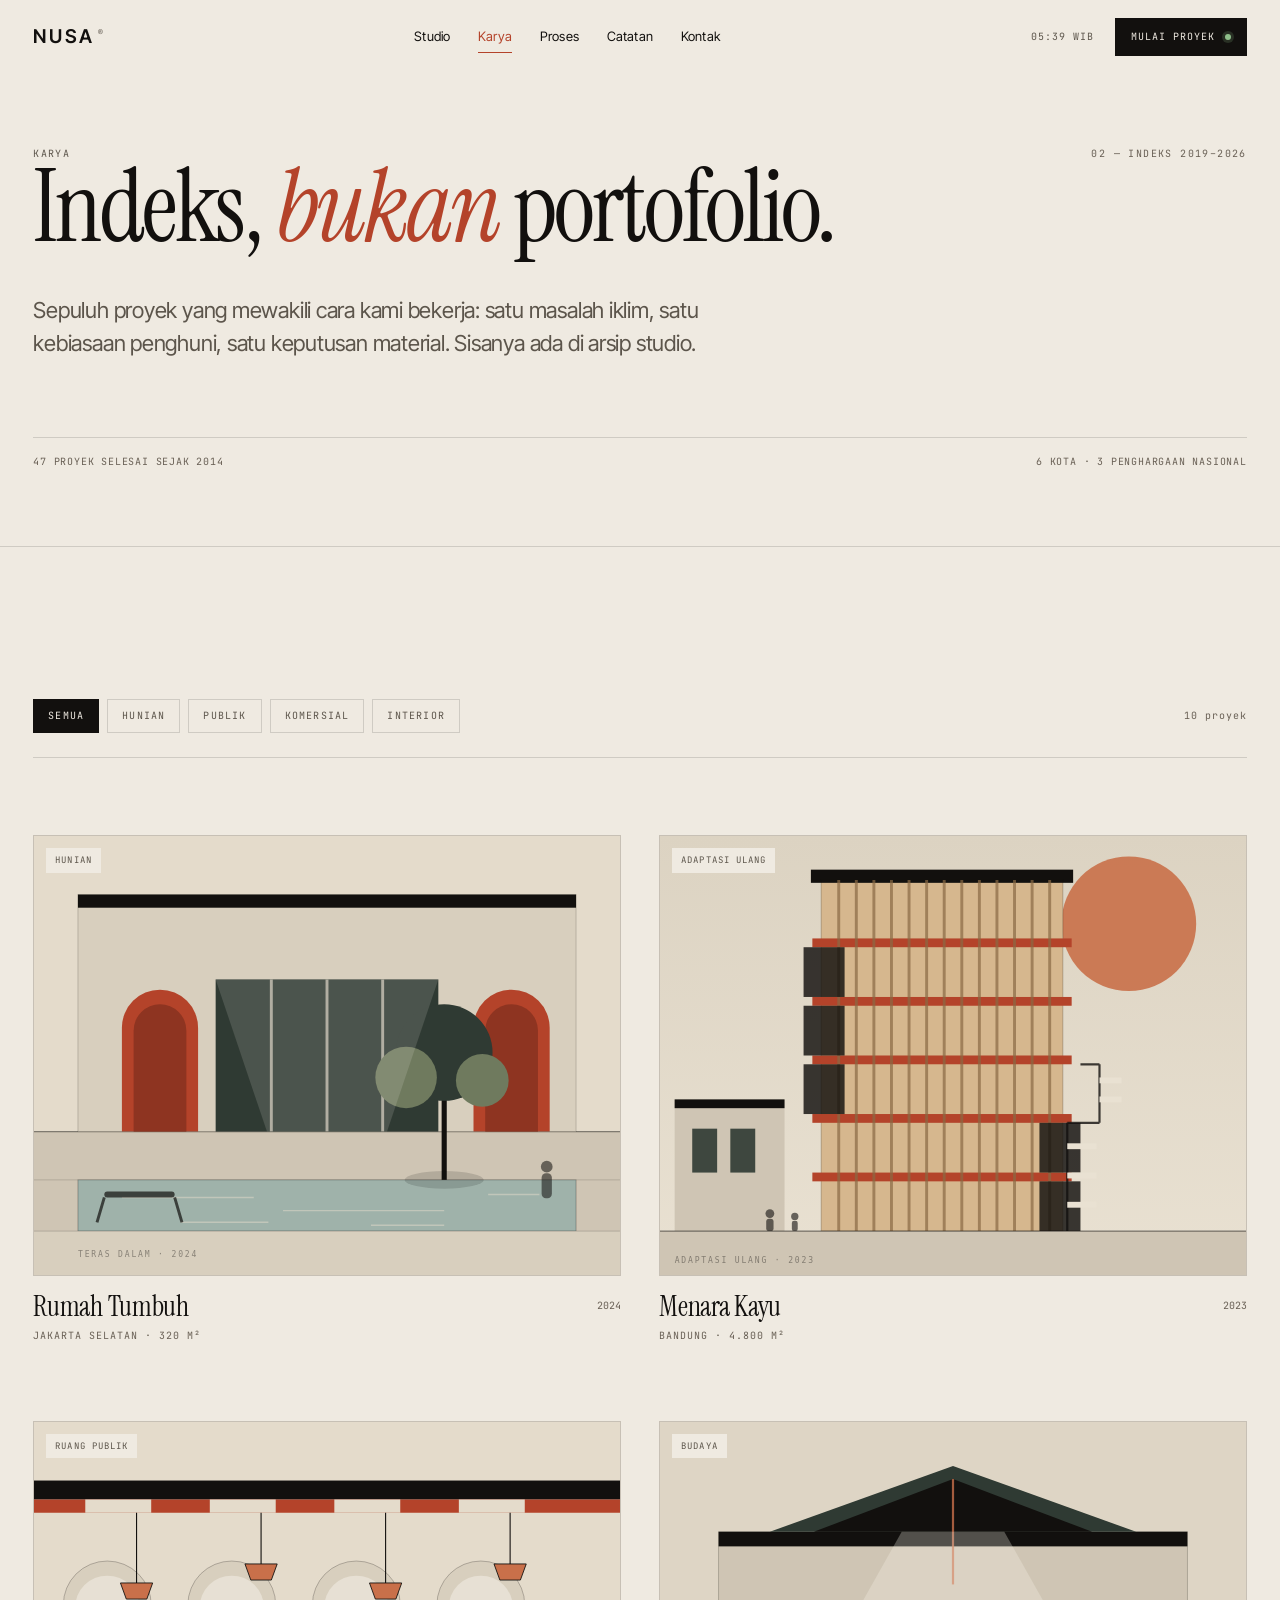
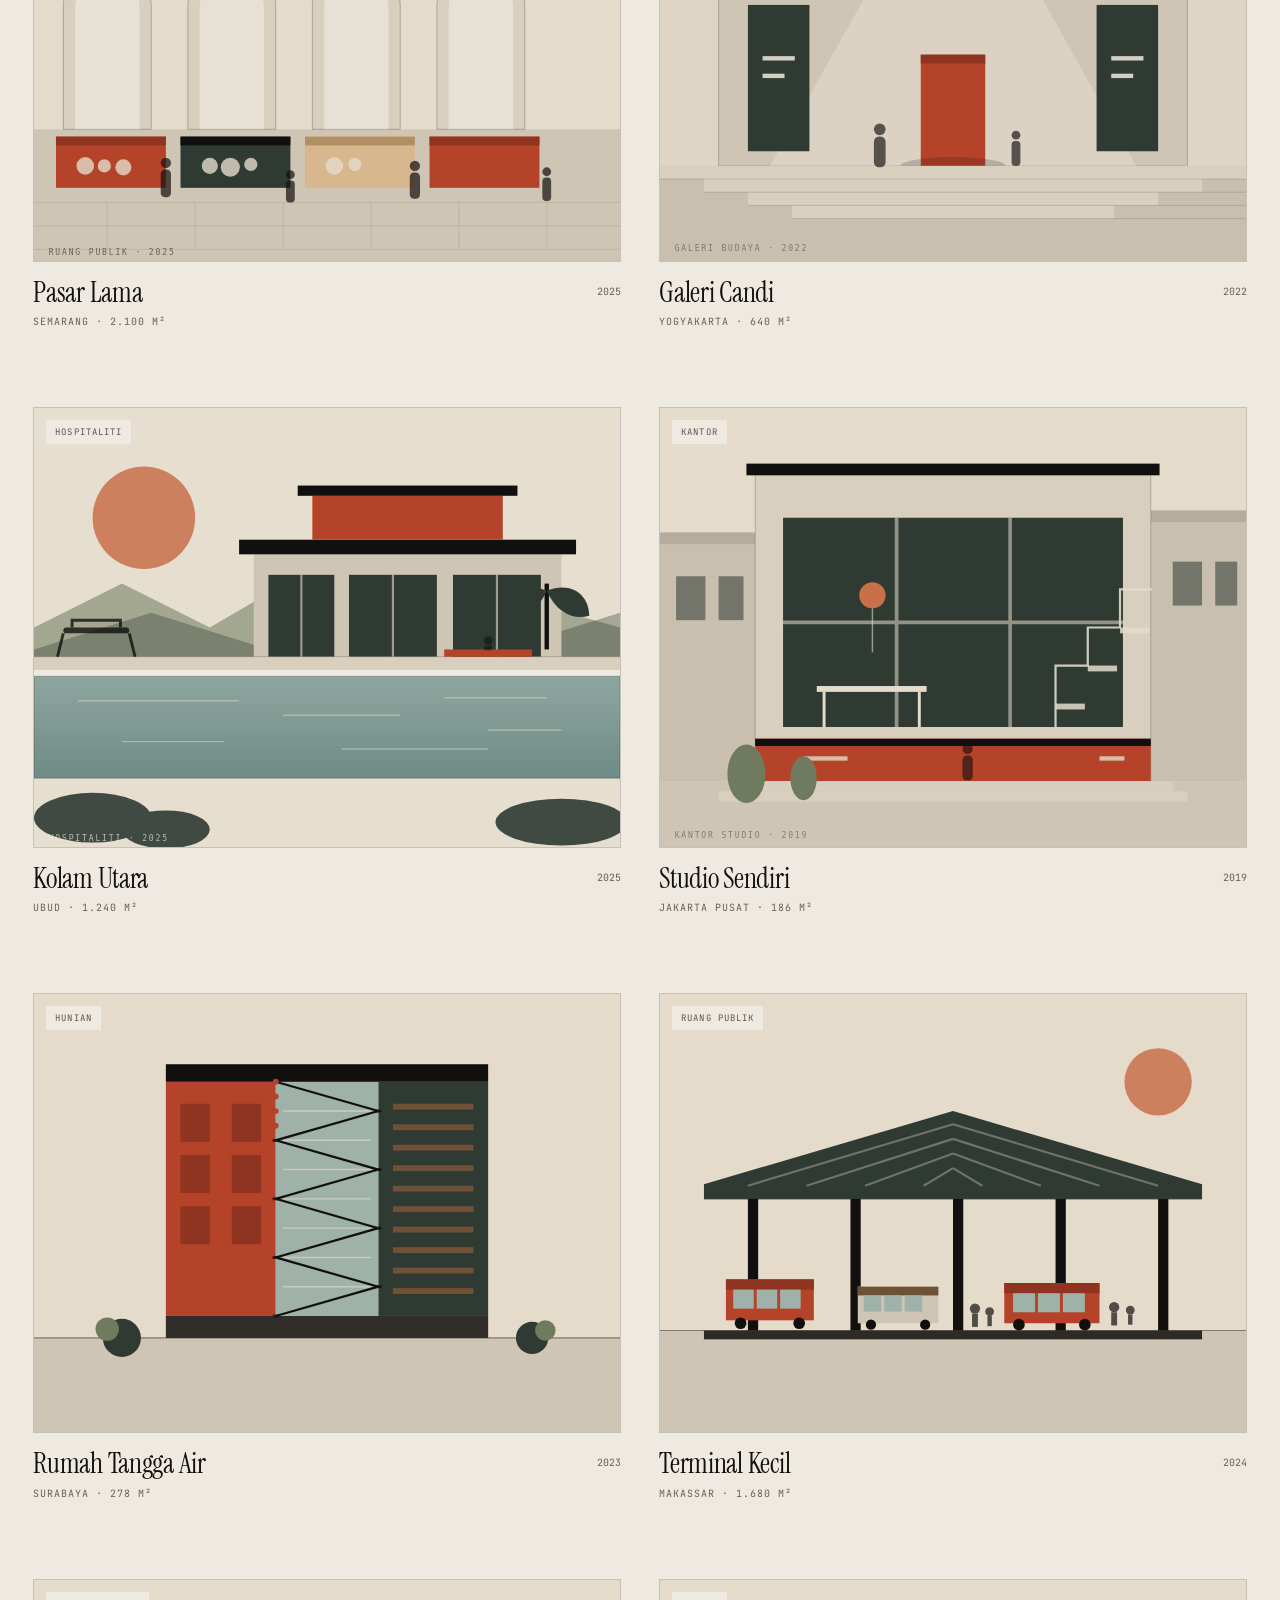
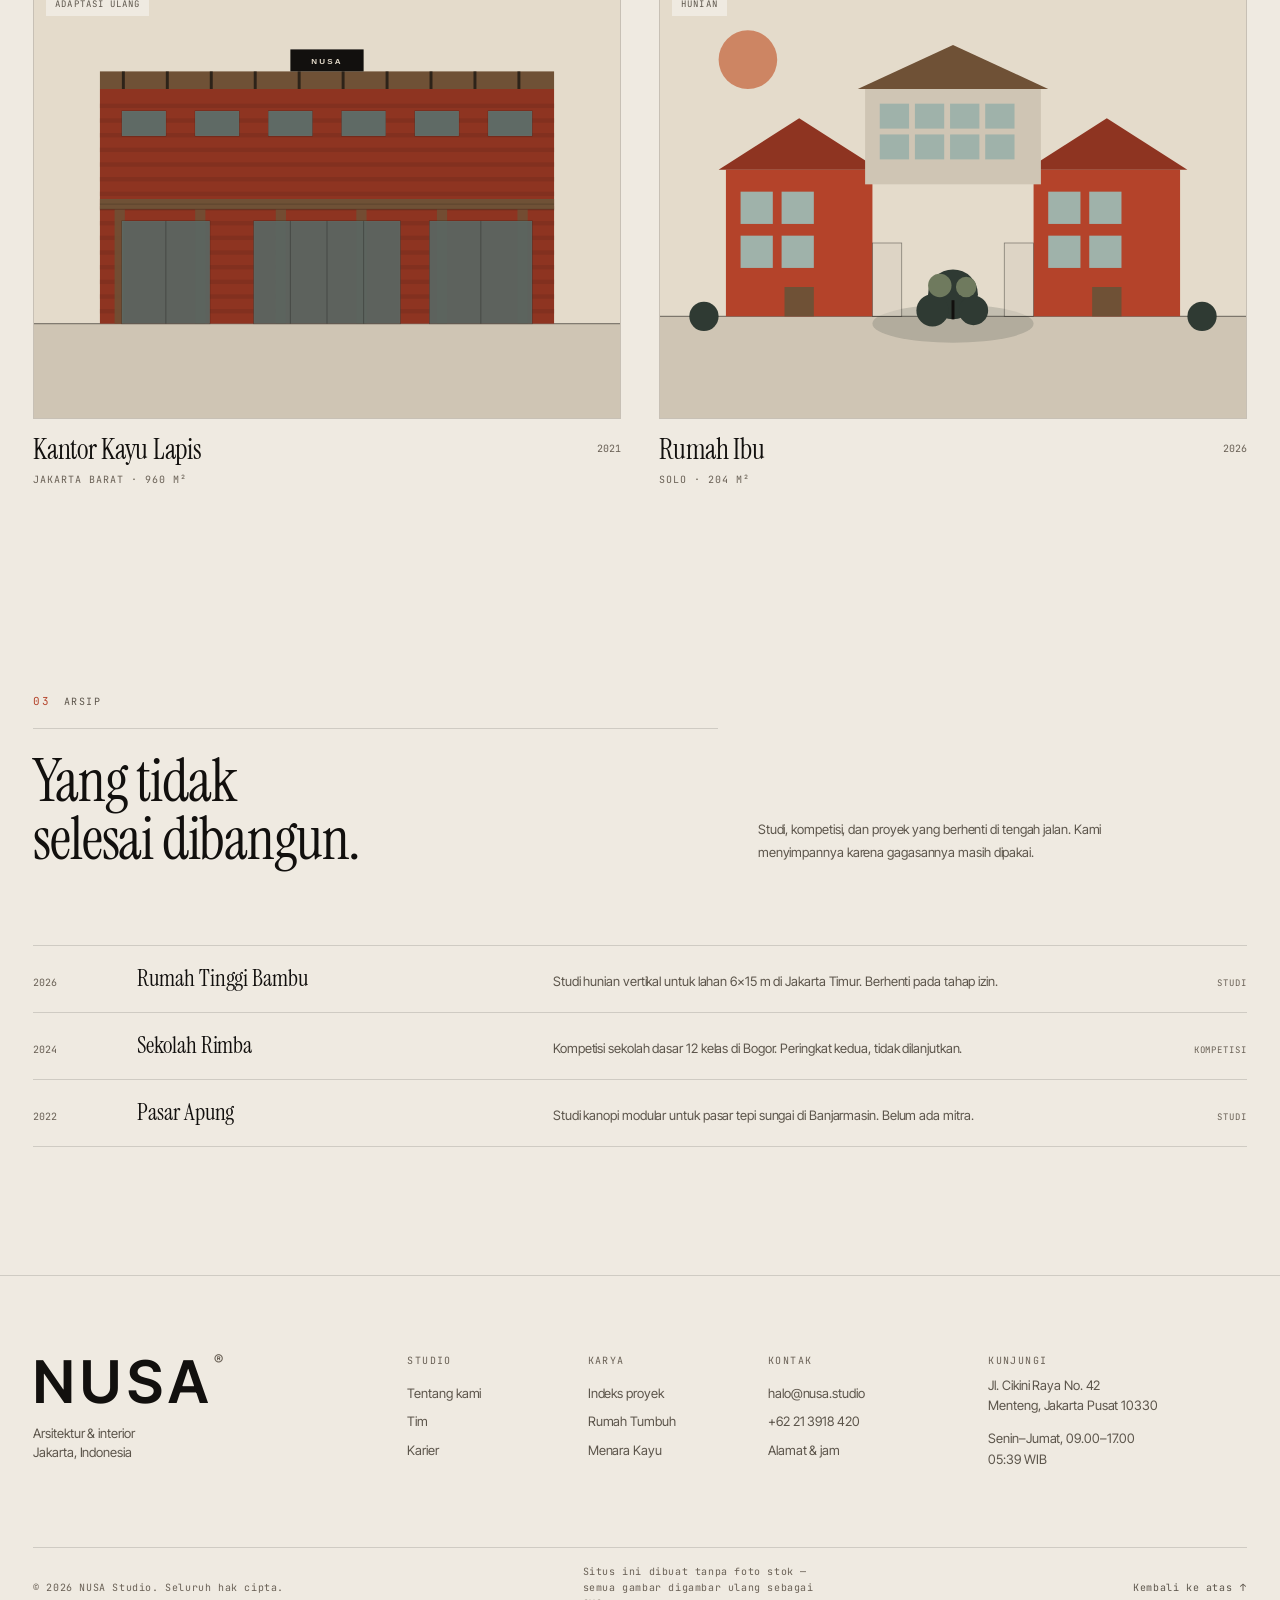
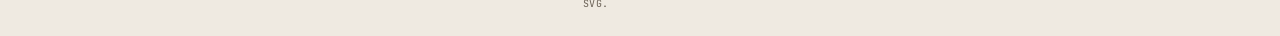
<file: projects.html>
<!doctype html>
<html lang="id">
<head>
  <meta charset="utf-8">
  <meta name="viewport" content="width=device-width, initial-scale=1">
  <title>Karya — NUSA</title>
  <meta name="description" content="Indeks proyek NUSA: rumah, ruang publik, adaptasi ulang, dan interior di enam kota Indonesia.">
  <link rel="canonical" href="https://nusa.studio/projects.html">
  <meta name="theme-color" content="#EFEAE1">
  <meta property="og:type" content="website">
  <meta property="og:site_name" content="NUSA">
  <meta property="og:url" content="https://nusa.studio/projects.html">
  <meta property="og:locale" content="id_ID">
  <meta property="og:title" content="Karya — NUSA">
  <meta property="og:description" content="Enam ruang, satu cara berpikir. Indeks proyek studio.">
  <meta property="og:image" content="https://nusa.studio/assets/img/og-cover.png">
  <meta property="og:image:width" content="1200">
  <meta property="og:image:height" content="630">
  <meta property="og:image:alt" content="NUSA — Bangunan yang tumbuh. Studio arsitektur dan interior, Jakarta.">
  <meta name="twitter:card" content="summary_large_image">
  <meta name="twitter:title" content="Karya — NUSA">
  <meta name="twitter:description" content="Enam ruang, satu cara berpikir. Indeks proyek studio.">
  <meta name="twitter:image" content="https://nusa.studio/assets/img/og-cover.png">
  <link rel="icon" href="assets/img/favicon.svg" type="image/svg+xml">
  <link rel="preconnect" href="https://fonts.googleapis.com">
  <link rel="preconnect" href="https://fonts.gstatic.com" crossorigin>
  <link href="https://fonts.googleapis.com/css2?family=Instrument+Serif:ital@0;1&family=Inter+Tight:wght@300;400;500;600&family=JetBrains+Mono:wght@400;500&display=swap" rel="stylesheet">
  <link rel="stylesheet" href="assets/css/main.css">
  <noscript><style>[data-loader]{display:none!important}</style></noscript>
</head>

<body data-page="projects">
  <a class="skip" href="#main">Lewati ke konten utama</a>

  <header class="head" data-head>
    <div class="head__inner">
      <a class="brand" href="index.html" aria-label="NUSA — beranda">
        <span class="brand__mark">NUSA</span><span class="brand__sup" aria-hidden="true">®</span>
      </a>
      <nav class="head__nav" aria-label="Navigasi utama">
        <a href="studio.html" data-nav="studio">Studio</a>
        <a href="projects.html" data-nav="projects">Karya</a>
        <a href="index.html#proses" data-nav="process">Proses</a>
        <a href="index.html#catatan" data-nav="notes">Catatan</a>
        <a href="contact.html" data-nav="contact">Kontak</a>
      </nav>
      <div class="head__aside">
        <span class="clock" data-clock aria-label="Waktu Jakarta">--:-- WIB</span>
        <a class="head__cta" href="contact.html"><span>Mulai proyek</span><span class="head__cta-dot" aria-hidden="true"></span></a>
        <button class="burger" type="button" data-menu-toggle aria-expanded="false" aria-controls="menu">
          <span class="burger__label">Menu</span>
          <span class="burger__bars" aria-hidden="true"><i></i><i></i></span>
        </button>
      </div>
    </div>
  </header>

  <div class="menu" id="menu" data-menu hidden>
    <div class="menu__inner">
      <nav class="menu__nav" aria-label="Navigasi seluler">
        <a href="studio.html"><span class="menu__idx">01</span>Studio</a>
        <a href="projects.html"><span class="menu__idx">02</span>Karya</a>
        <a href="index.html#proses"><span class="menu__idx">03</span>Proses</a>
        <a href="index.html#catatan"><span class="menu__idx">04</span>Catatan</a>
        <a href="contact.html"><span class="menu__idx">05</span>Kontak</a>
      </nav>
      <div class="menu__foot">
        <p>Jl. Cikini Raya 42<br>Menteng, Jakarta Pusat</p>
        <p><a href="mailto:halo@nusa.studio">halo@nusa.studio</a><br>+62 21 3918 420</p>
        <p class="menu__time"><span data-clock>--:-- WIB</span></p>
      </div>
    </div>
  </div>

  <main id="main" tabindex="-1">
    <section class="phero">
      <p class="eyebrow eyebrow--split"><span>Karya</span><span>02 — Indeks 2019–2026</span></p>
      <h1 class="phero__title">Indeks, <em>bukan</em> portofolio.</h1>
      <p class="phero__lede">Sepuluh proyek yang mewakili cara kami bekerja: satu masalah iklim, satu kebiasaan penghuni, satu keputusan material. Sisanya ada di arsip studio.</p>
      <div class="phero__foot">
        <span>47 proyek selesai sejak 2014</span>
        <span>6 kota · 3 penghargaan nasional</span>
      </div>
    </section>

    <section class="section">
      <div class="filters" role="group" aria-label="Saring proyek berdasarkan jenis">
        <button class="filter" type="button" data-filter="all" aria-pressed="true">Semua</button>
        <button class="filter" type="button" data-filter="hunian" aria-pressed="false">Hunian</button>
        <button class="filter" type="button" data-filter="publik" aria-pressed="false">Publik</button>
        <button class="filter" type="button" data-filter="komersial" aria-pressed="false">Komersial</button>
        <button class="filter" type="button" data-filter="interior" aria-pressed="false">Interior</button>
        <span class="filters__count" data-filter-count>10 proyek</span>
      </div>

      <div class="proj-grid">
        <a class="card" href="projects/rumah-tumbuh.html" data-cat="hunian interior">
          <div class="card__media">
            <img src="assets/img/proj-tumbuh.svg" width="800" height="600" alt="Teras dalam Rumah Tumbuh dengan lengkung bata dan kolam dangkal." loading="lazy">
            <span class="card__tag">Hunian</span>
          </div>
          <div class="card__body">
            <h2 class="card__title">Rumah Tumbuh</h2>
            <span class="card__year">2024</span>
            <p class="card__meta">Jakarta Selatan · 320 m²</p>
          </div>
        </a>

        <a class="card" href="projects/menara-kayu.html" data-cat="komersial">
          <div class="card__media">
            <img src="assets/img/proj-kayu.svg" width="800" height="600" alt="Fasad Menara Kayu dengan slat vertikal dan balkon menjorok." loading="lazy">
            <span class="card__tag">Adaptasi ulang</span>
          </div>
          <div class="card__body">
            <h2 class="card__title">Menara Kayu</h2>
            <span class="card__year">2023</span>
            <p class="card__meta">Bandung · 4.800 m²</p>
          </div>
        </a>

        <a class="card" href="projects/pasar-lama.html" data-cat="publik">
          <div class="card__media">
            <img src="assets/img/proj-pasar.svg" width="800" height="600" alt="Kanopi Pasar Lama dengan lengkung berulang dan lampu gantung." loading="lazy">
            <span class="card__tag">Ruang publik</span>
          </div>
          <div class="card__body">
            <h2 class="card__title">Pasar Lama</h2>
            <span class="card__year">2025</span>
            <p class="card__meta">Semarang · 2.100 m²</p>
          </div>
        </a>

        <a class="card" href="projects/galeri-candi.html" data-cat="publik">
          <div class="card__media">
            <img src="assets/img/proj-galeri.svg" width="800" height="600" alt="Ruang Galeri Candi dengan atap piramida dan berkas cahaya." loading="lazy">
            <span class="card__tag">Budaya</span>
          </div>
          <div class="card__body">
            <h2 class="card__title">Galeri Candi</h2>
            <span class="card__year">2022</span>
            <p class="card__meta">Yogyakarta · 640 m²</p>
          </div>
        </a>

        <a class="card" href="projects/kolam-utara.html" data-cat="komersial">
          <div class="card__media">
            <img src="assets/img/proj-kolam.svg" width="800" height="600" alt="Vila Kolam Utara menghadap kolam panjang dan sawah." loading="lazy">
            <span class="card__tag">Hospitaliti</span>
          </div>
          <div class="card__body">
            <h2 class="card__title">Kolam Utara</h2>
            <span class="card__year">2025</span>
            <p class="card__meta">Ubud · 1.240 m²</p>
          </div>
        </a>

        <a class="card" href="projects/studio-sendiri.html" data-cat="interior komersial">
          <div class="card__media">
            <img src="assets/img/proj-studio.svg" width="800" height="600" alt="Fasad Studio Sendiri dengan jendela besar dan tangga kayu di dalam." loading="lazy">
            <span class="card__tag">Kantor</span>
          </div>
          <div class="card__body">
            <h2 class="card__title">Studio Sendiri</h2>
            <span class="card__year">2019</span>
            <p class="card__meta">Jakarta Pusat · 186 m²</p>
          </div>
        </a>

        <a class="card" href="projects/rumah-tangga-air.html" data-cat="hunian interior">
          <div class="card__media">
            <img src="assets/img/proj-tangga-air.svg" width="800" height="600" alt="Rumah Tangga Air dengan sumur cahaya dan tangga terbuka." loading="lazy">
            <span class="card__tag">Hunian</span>
          </div>
          <div class="card__body">
            <h2 class="card__title">Rumah Tangga Air</h2>
            <span class="card__year">2023</span>
            <p class="card__meta">Surabaya · 278 m²</p>
          </div>
        </a>

        <a class="card" href="projects/terminal-kecil.html" data-cat="publik">
          <div class="card__media">
            <img src="assets/img/proj-terminal.svg" width="800" height="600" alt="Terminal Kecil dengan atap tunggal di Makassar." loading="lazy">
            <span class="card__tag">Ruang publik</span>
          </div>
          <div class="card__body">
            <h2 class="card__title">Terminal Kecil</h2>
            <span class="card__year">2024</span>
            <p class="card__meta">Makassar · 1.680 m²</p>
          </div>
        </a>

        <a class="card" href="projects/kantor-kayu-lapis.html" data-cat="komersial interior">
          <div class="card__media">
            <img src="assets/img/proj-kantor-kayu.svg" width="800" height="600" alt="Kantor Kayu Lapis di gudang lama Jakarta." loading="lazy">
            <span class="card__tag">Adaptasi ulang</span>
          </div>
          <div class="card__body">
            <h2 class="card__title">Kantor Kayu Lapis</h2>
            <span class="card__year">2021</span>
            <p class="card__meta">Jakarta Barat · 960 m²</p>
          </div>
        </a>

        <a class="card" href="projects/rumah-ibu.html" data-cat="hunian">
          <div class="card__media">
            <img src="assets/img/proj-rumah-ibu.svg" width="800" height="600" alt="Rumah Ibu dengan tiga sayap mengelilingi halaman." loading="lazy">
            <span class="card__tag">Hunian</span>
          </div>
          <div class="card__body">
            <h2 class="card__title">Rumah Ibu</h2>
            <span class="card__year">2026</span>
            <p class="card__meta">Solo · 204 m²</p>
          </div>
        </a>
      </div>
    </section>

    <section class="section archive">
      <header class="sec-head sec-head--row">
        <div>
          <p class="sec-num"><span>03</span>Arsip</p>
          <h2 class="sec-title sec-title--md">Yang tidak<br>selesai dibangun.</h2>
        </div>
        <p class="sec-note sec-note--right">Studi, kompetisi, dan proyek yang berhenti di tengah jalan. Kami menyimpannya karena gagasannya masih dipakai.</p>
      </header>
      <div class="archive__list">
        <div class="archive__row">
          <span class="archive__year">2026</span>
          <h3>Rumah Tinggi Bambu</h3>
          <p>Studi hunian vertikal untuk lahan 6×15 m di Jakarta Timur. Berhenti pada tahap izin.</p>
          <span class="archive__tag">Studi</span>
        </div>
        <div class="archive__row">
          <span class="archive__year">2024</span>
          <h3>Sekolah Rimba</h3>
          <p>Kompetisi sekolah dasar 12 kelas di Bogor. Peringkat kedua, tidak dilanjutkan.</p>
          <span class="archive__tag">Kompetisi</span>
        </div>
        <div class="archive__row">
          <span class="archive__year">2022</span>
          <h3>Pasar Apung</h3>
          <p>Studi kanopi modular untuk pasar tepi sungai di Banjarmasin. Belum ada mitra.</p>
          <span class="archive__tag">Studi</span>
        </div>
      </div>
    </section>
  </main>

  <footer class="foot" aria-label="Kaki halaman">
    <div class="foot__top">
      <div class="foot__brand">
        <p class="foot__mark">NUSA<span aria-hidden="true">®</span></p>
        <p class="foot__tag">Arsitektur &amp; interior<br>Jakarta, Indonesia</p>
      </div>
      <nav class="foot__nav" aria-label="Navigasi kaki halaman">
        <div>
          <h2 class="foot__hd">Studio</h2>
          <a href="studio.html">Tentang kami</a>
          <a href="studio.html#tim">Tim</a>
          <a href="studio.html#karir">Karier</a>
        </div>
        <div>
          <h2 class="foot__hd">Karya</h2>
          <a href="projects.html">Indeks proyek</a>
          <a href="projects/rumah-tumbuh.html">Rumah Tumbuh</a>
          <a href="projects/menara-kayu.html">Menara Kayu</a>
        </div>
        <div>
          <h2 class="foot__hd">Kontak</h2>
          <a href="mailto:halo@nusa.studio">halo@nusa.studio</a>
          <a href="tel:+62213918420">+62 21 3918 420</a>
          <a href="contact.html">Alamat &amp; jam</a>
        </div>
      </nav>
      <div class="foot__visit">
        <h2 class="foot__hd">Kunjungi</h2>
        <p>Jl. Cikini Raya No. 42<br>Menteng, Jakarta Pusat 10330</p>
        <p>Senin–Jumat, 09.00–17.00<br><span data-clock>--:-- WIB</span></p>
      </div>
    </div>
    <div class="foot__bottom">
      <p>© <span data-year>2026</span> NUSA Studio. Seluruh hak cipta.</p>
      <p class="foot__credit">Situs ini dibuat tanpa foto stok — semua gambar digambar ulang sebagai SVG.</p>
      <a class="foot__top-link" href="#main">Kembali ke atas <span aria-hidden="true">↑</span></a>
    </div>
  </footer>

  <div class="cursor" data-cursor aria-hidden="true">
    <span class="cursor__dot"></span>
    <span class="cursor__coords" data-cursor-coords>0 / 0</span>
  </div>

  <script src="assets/js/app.js" defer></script>
</body>
</html>
</file>
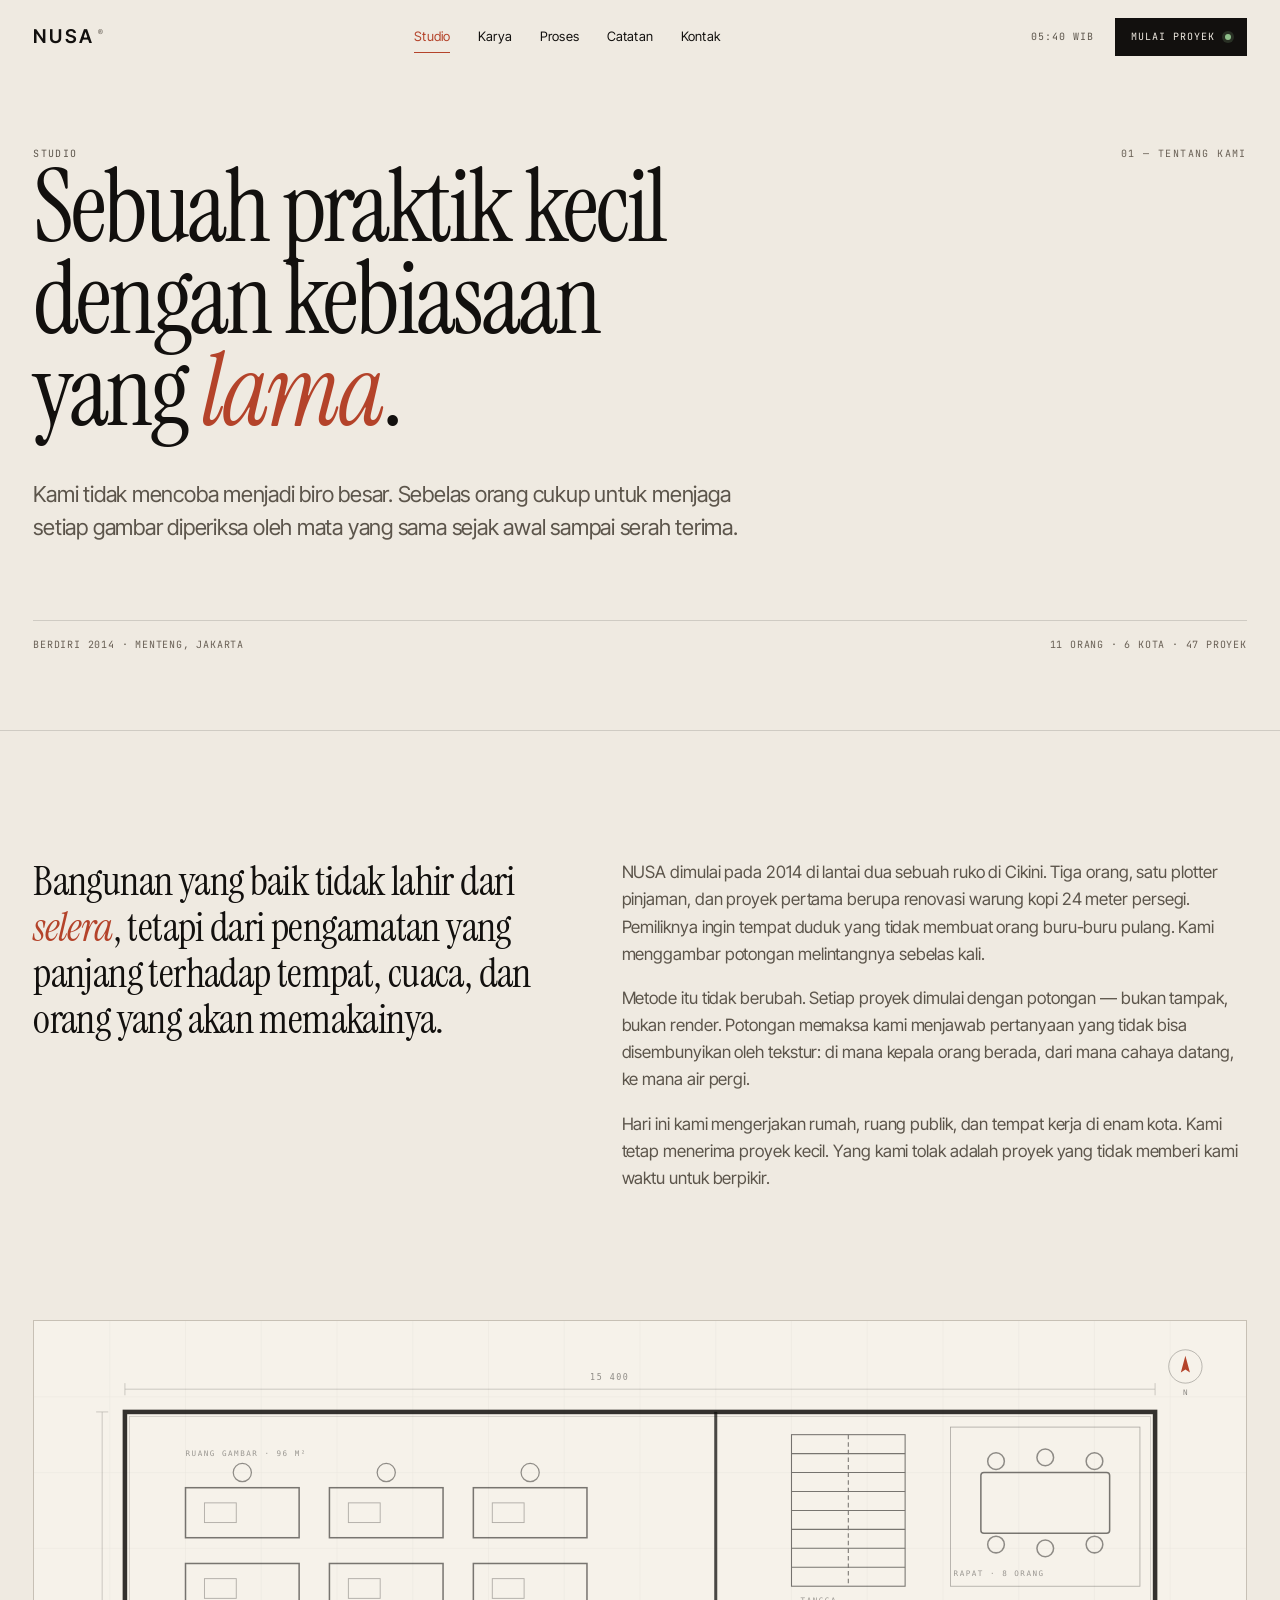
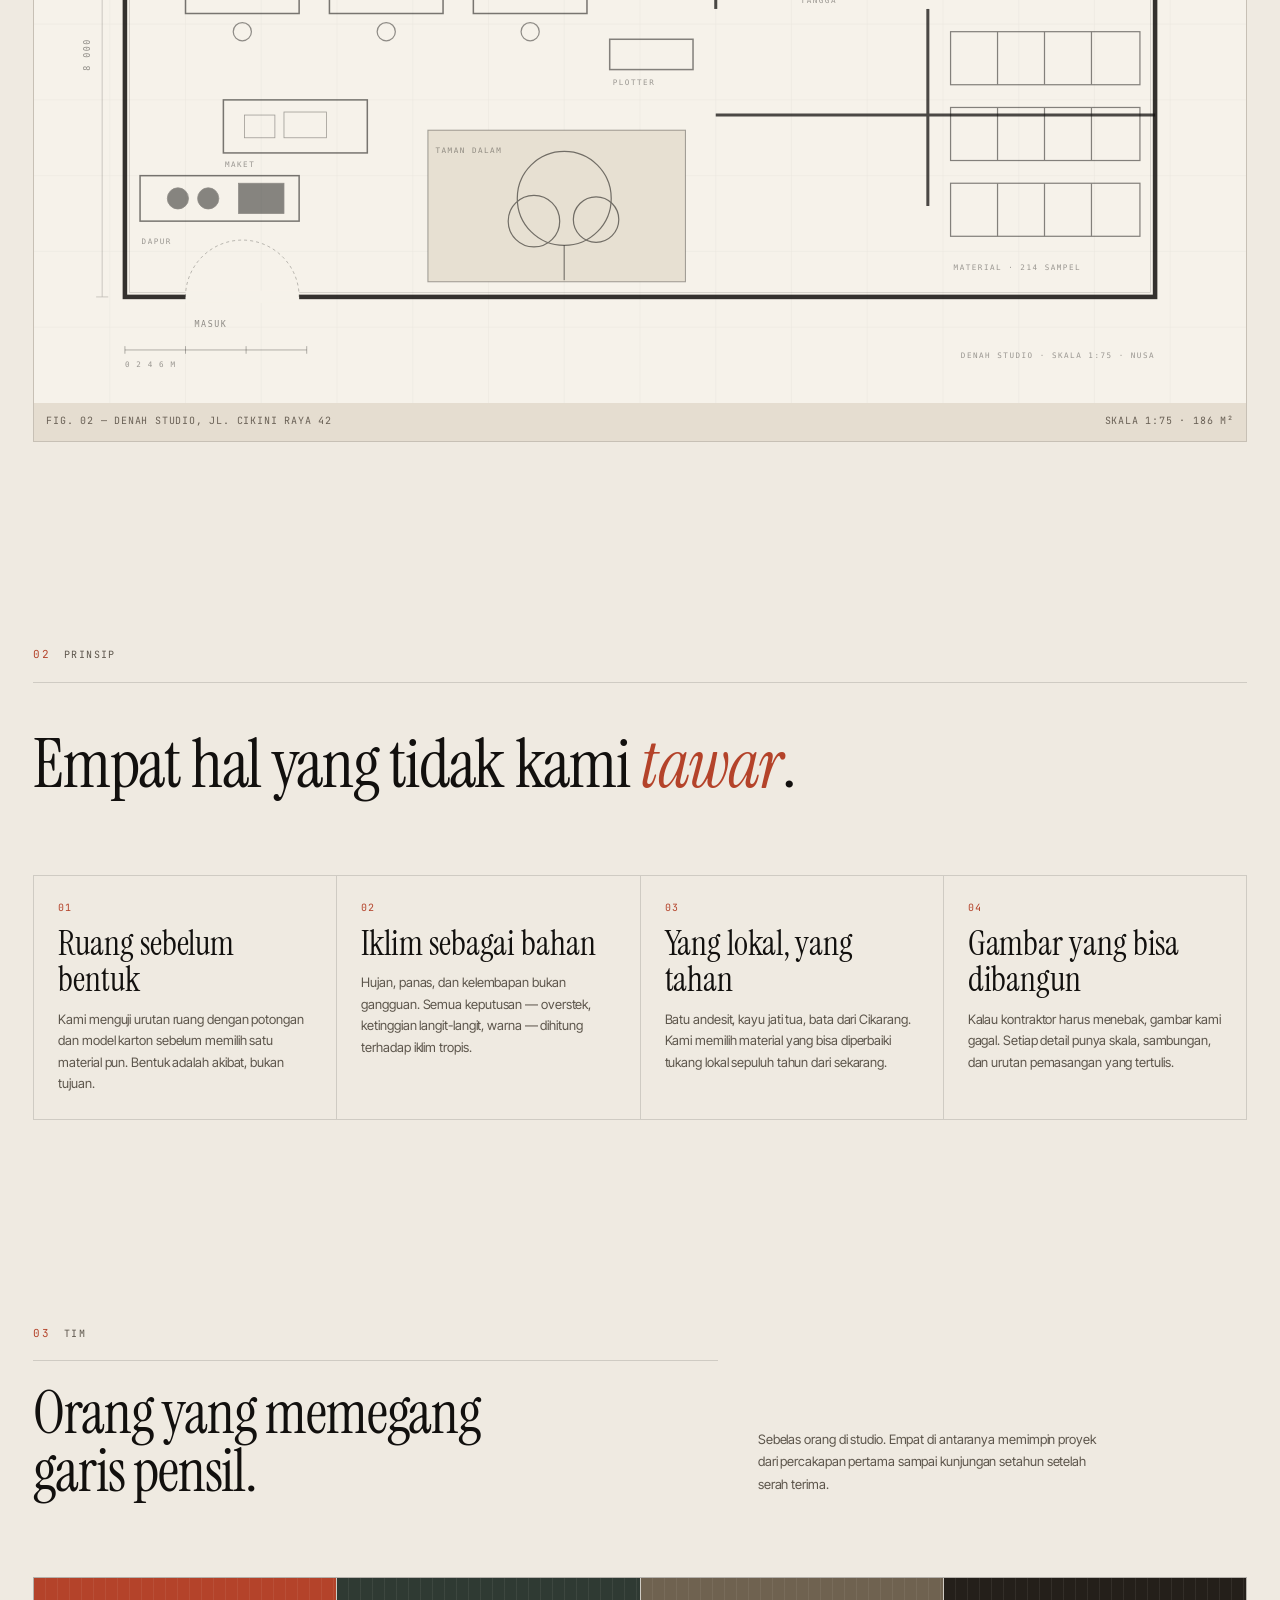
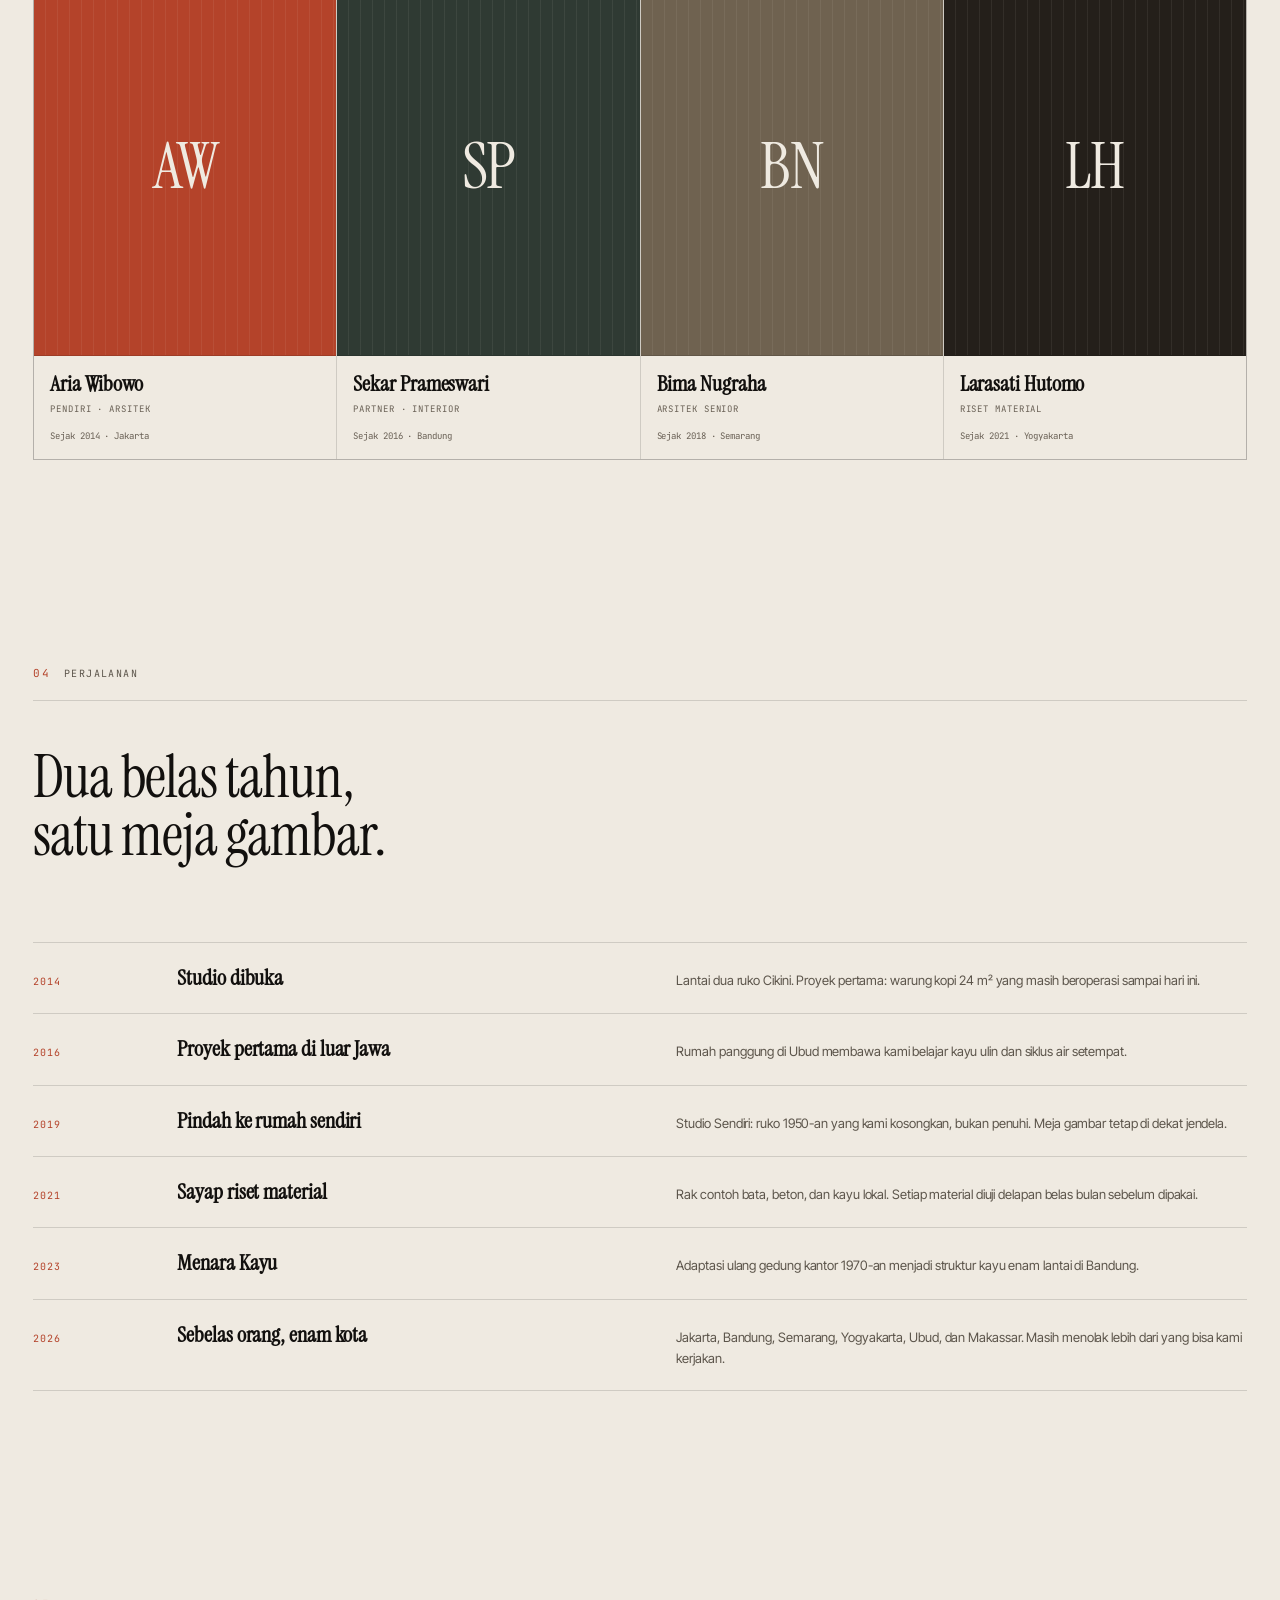
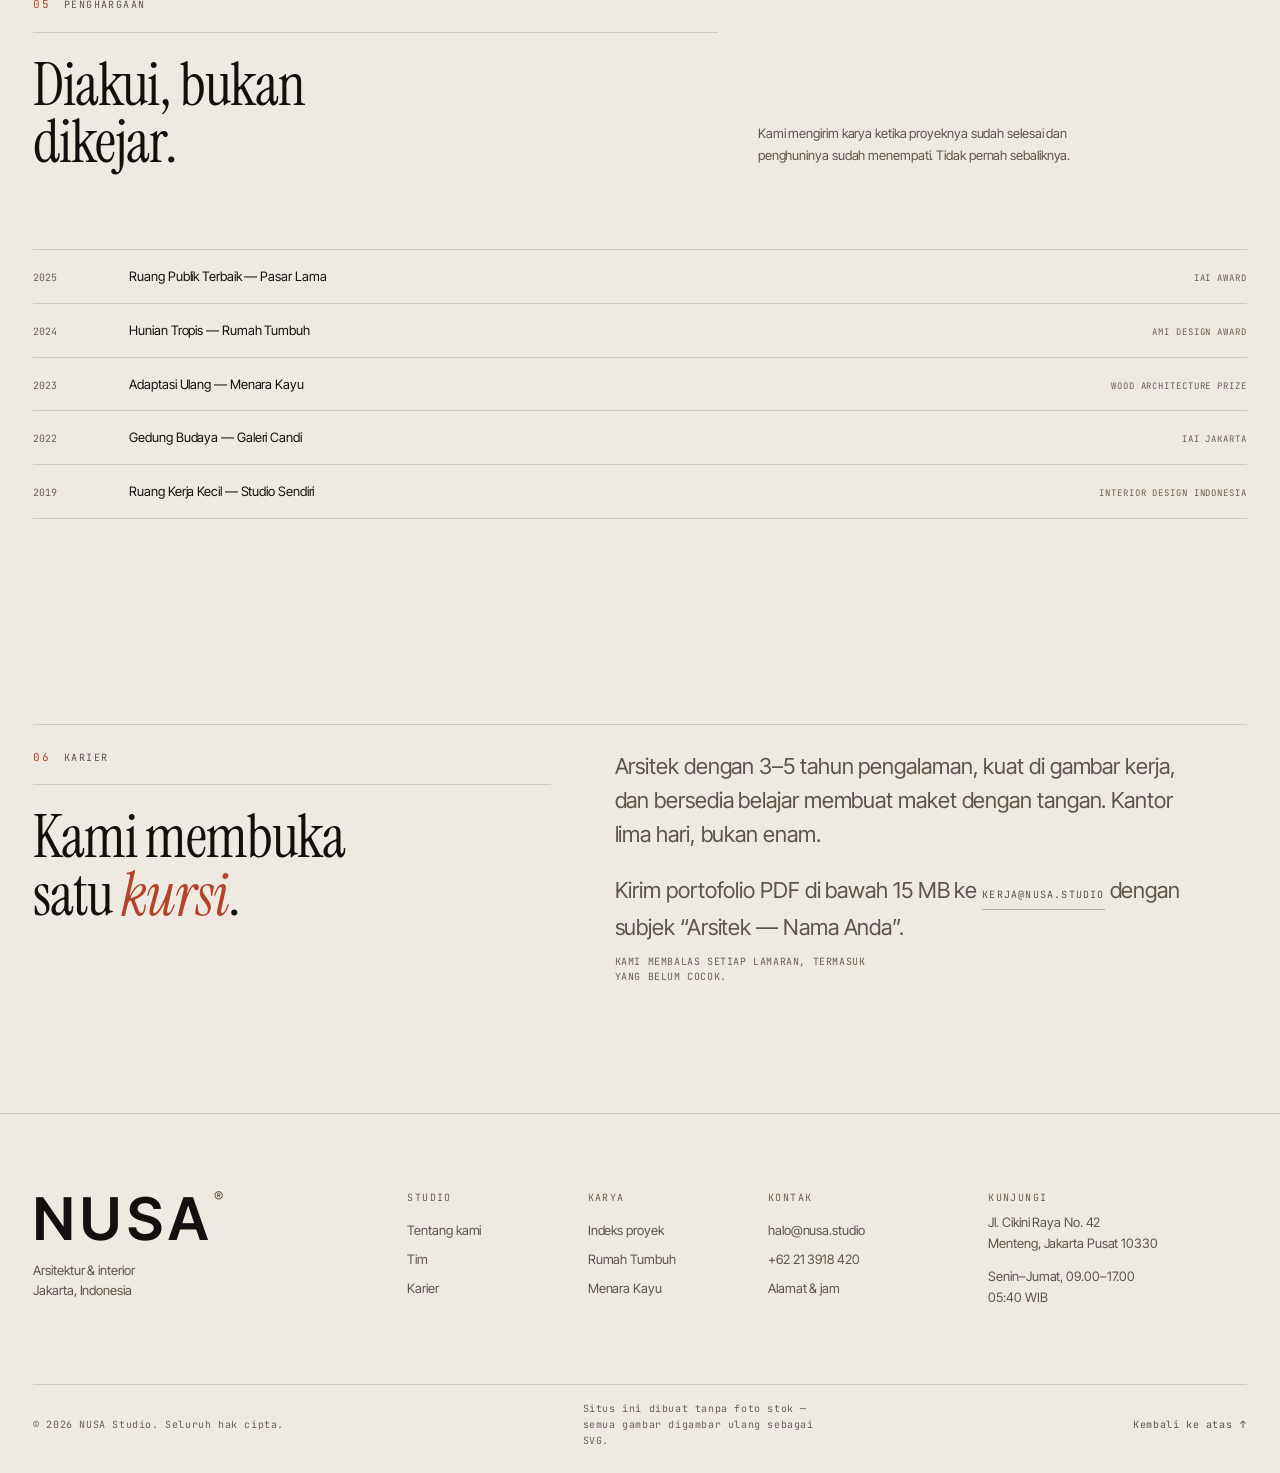
<file: studio.html>
<!doctype html>
<html lang="id">
<head>
  <meta charset="utf-8">
  <meta name="viewport" content="width=device-width, initial-scale=1">
  <title>Studio — NUSA</title>
  <meta name="description" content="Sebelas orang, empat prinsip, satu kebiasaan: menggambar potongan sebelum tampak. Kenali cara kerja NUSA sejak 2014.">
  <link rel="canonical" href="https://nusa.studio/studio.html">
  <meta name="theme-color" content="#EFEAE1">
  <meta property="og:type" content="website">
  <meta property="og:site_name" content="NUSA">
  <meta property="og:url" content="https://nusa.studio/studio.html">
  <meta property="og:locale" content="id_ID">
  <meta property="og:title" content="Studio — NUSA">
  <meta property="og:description" content="Sebuah praktik kecil di Menteng, Jakarta. Sebelas orang, empat prinsip.">
  <meta property="og:image" content="https://nusa.studio/assets/img/og-cover.png">
  <meta property="og:image:width" content="1200">
  <meta property="og:image:height" content="630">
  <meta property="og:image:alt" content="NUSA — Bangunan yang tumbuh. Studio arsitektur dan interior, Jakarta.">
  <meta name="twitter:card" content="summary_large_image">
  <meta name="twitter:title" content="Studio — NUSA">
  <meta name="twitter:description" content="Sebuah praktik kecil di Menteng, Jakarta. Sebelas orang, empat prinsip.">
  <meta name="twitter:image" content="https://nusa.studio/assets/img/og-cover.png">
  <link rel="icon" href="assets/img/favicon.svg" type="image/svg+xml">
  <link rel="preconnect" href="https://fonts.googleapis.com">
  <link rel="preconnect" href="https://fonts.gstatic.com" crossorigin>
  <link href="https://fonts.googleapis.com/css2?family=Instrument+Serif:ital@0;1&family=Inter+Tight:wght@300;400;500;600&family=JetBrains+Mono:wght@400;500&display=swap" rel="stylesheet">
  <link rel="stylesheet" href="assets/css/main.css">
  <noscript><style>[data-loader]{display:none!important}</style></noscript>
</head>

<body data-page="studio">
  <a class="skip" href="#main">Lewati ke konten utama</a>

  <header class="head" data-head>
    <div class="head__inner">
      <a class="brand" href="index.html" aria-label="NUSA — beranda">
        <span class="brand__mark">NUSA</span><span class="brand__sup" aria-hidden="true">®</span>
      </a>
      <nav class="head__nav" aria-label="Navigasi utama">
        <a href="studio.html" data-nav="studio">Studio</a>
        <a href="projects.html" data-nav="projects">Karya</a>
        <a href="index.html#proses" data-nav="process">Proses</a>
        <a href="index.html#catatan" data-nav="notes">Catatan</a>
        <a href="contact.html" data-nav="contact">Kontak</a>
      </nav>
      <div class="head__aside">
        <span class="clock" data-clock aria-label="Waktu Jakarta">--:-- WIB</span>
        <a class="head__cta" href="contact.html"><span>Mulai proyek</span><span class="head__cta-dot" aria-hidden="true"></span></a>
        <button class="burger" type="button" data-menu-toggle aria-expanded="false" aria-controls="menu">
          <span class="burger__label">Menu</span>
          <span class="burger__bars" aria-hidden="true"><i></i><i></i></span>
        </button>
      </div>
    </div>
  </header>

  <div class="menu" id="menu" data-menu hidden>
    <div class="menu__inner">
      <nav class="menu__nav" aria-label="Navigasi seluler">
        <a href="studio.html"><span class="menu__idx">01</span>Studio</a>
        <a href="projects.html"><span class="menu__idx">02</span>Karya</a>
        <a href="index.html#proses"><span class="menu__idx">03</span>Proses</a>
        <a href="index.html#catatan"><span class="menu__idx">04</span>Catatan</a>
        <a href="contact.html"><span class="menu__idx">05</span>Kontak</a>
      </nav>
      <div class="menu__foot">
        <p>Jl. Cikini Raya 42<br>Menteng, Jakarta Pusat</p>
        <p><a href="mailto:halo@nusa.studio">halo@nusa.studio</a><br>+62 21 3918 420</p>
        <p class="menu__time"><span data-clock>--:-- WIB</span></p>
      </div>
    </div>
  </div>

  <main id="main" tabindex="-1">
    <section class="phero">
      <p class="eyebrow eyebrow--split"><span>Studio</span><span>01 — Tentang kami</span></p>
      <h1 class="phero__title">Sebuah praktik kecil dengan kebiasaan yang <em>lama</em>.</h1>
      <p class="phero__lede">Kami tidak mencoba menjadi biro besar. Sebelas orang cukup untuk menjaga setiap gambar diperiksa oleh mata yang sama sejak awal sampai serah terima.</p>
      <div class="phero__foot">
        <span>Berdiri 2014 · Menteng, Jakarta</span>
        <span>11 orang · 6 kota · 47 proyek</span>
      </div>
    </section>

    <section class="section">
      <div class="studio-intro">
        <p class="studio-intro__lede" data-reveal>Bangunan yang baik tidak lahir dari <em>selera</em>, tetapi dari pengamatan yang panjang terhadap tempat, cuaca, dan orang yang akan memakainya.</p>
        <div class="studio-intro__copy" data-reveal>
          <p>NUSA dimulai pada 2014 di lantai dua sebuah ruko di Cikini. Tiga orang, satu plotter pinjaman, dan proyek pertama berupa renovasi warung kopi 24 meter persegi. Pemiliknya ingin tempat duduk yang tidak membuat orang buru-buru pulang. Kami menggambar potongan melintangnya sebelas kali.</p>
          <p>Metode itu tidak berubah. Setiap proyek dimulai dengan potongan — bukan tampak, bukan render. Potongan memaksa kami menjawab pertanyaan yang tidak bisa disembunyikan oleh tekstur: di mana kepala orang berada, dari mana cahaya datang, ke mana air pergi.</p>
          <p>Hari ini kami mengerjakan rumah, ruang publik, dan tempat kerja di enam kota. Kami tetap menerima proyek kecil. Yang kami tolak adalah proyek yang tidak memberi kami waktu untuk berpikir.</p>
        </div>
      </div>
    </section>

    <div class="wide-figure" data-reveal>
      <figure>
        <img src="assets/img/studio-plan.svg" width="1600" height="900" alt="Denah studio NUSA di Cikini: ruang gambar, perpustakaan material, dan meja maket." loading="lazy">
        <figcaption><span>Fig. 02 — Denah studio, Jl. Cikini Raya 42</span><span>Skala 1:75 · 186 m²</span></figcaption>
      </figure>
    </div>

    <section class="section" id="prinsip">
      <header class="sec-head">
        <p class="sec-num"><span>02</span>Prinsip</p>
        <h2 class="sec-title">Empat hal yang tidak kami <em>tawar</em>.</h2>
      </header>
      <div class="values">
        <article class="value" data-reveal>
          <span class="value__num">01</span>
          <h3>Ruang sebelum bentuk</h3>
          <p>Kami menguji urutan ruang dengan potongan dan model karton sebelum memilih satu material pun. Bentuk adalah akibat, bukan tujuan.</p>
        </article>
        <article class="value" data-reveal>
          <span class="value__num">02</span>
          <h3>Iklim sebagai bahan</h3>
          <p>Hujan, panas, dan kelembapan bukan gangguan. Semua keputusan — overstek, ketinggian langit-langit, warna — dihitung terhadap iklim tropis.</p>
        </article>
        <article class="value" data-reveal>
          <span class="value__num">03</span>
          <h3>Yang lokal, yang tahan</h3>
          <p>Batu andesit, kayu jati tua, bata dari Cikarang. Kami memilih material yang bisa diperbaiki tukang lokal sepuluh tahun dari sekarang.</p>
        </article>
        <article class="value" data-reveal>
          <span class="value__num">04</span>
          <h3>Gambar yang bisa dibangun</h3>
          <p>Kalau kontraktor harus menebak, gambar kami gagal. Setiap detail punya skala, sambungan, dan urutan pemasangan yang tertulis.</p>
        </article>
      </div>
    </section>

    <section class="section" id="tim">
      <header class="sec-head sec-head--row">
        <div>
          <p class="sec-num"><span>03</span>Tim</p>
          <h2 class="sec-title sec-title--md">Orang yang memegang<br>garis pensil.</h2>
        </div>
        <p class="sec-note sec-note--right">Sebelas orang di studio. Empat di antaranya memimpin proyek dari percakapan pertama sampai kunjungan setahun setelah serah terima.</p>
      </header>

      <div class="team">
        <article class="person">
          <div class="person__portrait" aria-hidden="true">AW</div>
          <div class="person__body">
            <h3 class="person__name">Aria Wibowo</h3>
            <p class="person__role">Pendiri · Arsitek</p>
            <p class="person__since">Sejak 2014 · Jakarta</p>
          </div>
        </article>
        <article class="person">
          <div class="person__portrait" aria-hidden="true">SP</div>
          <div class="person__body">
            <h3 class="person__name">Sekar Prameswari</h3>
            <p class="person__role">Partner · Interior</p>
            <p class="person__since">Sejak 2016 · Bandung</p>
          </div>
        </article>
        <article class="person">
          <div class="person__portrait" aria-hidden="true">BN</div>
          <div class="person__body">
            <h3 class="person__name">Bima Nugraha</h3>
            <p class="person__role">Arsitek senior</p>
            <p class="person__since">Sejak 2018 · Semarang</p>
          </div>
        </article>
        <article class="person">
          <div class="person__portrait" aria-hidden="true">LH</div>
          <div class="person__body">
            <h3 class="person__name">Larasati Hutomo</h3>
            <p class="person__role">Riset material</p>
            <p class="person__since">Sejak 2021 · Yogyakarta</p>
          </div>
        </article>
      </div>
    </section>

    <section class="section" id="perjalanan">
      <header class="sec-head">
        <p class="sec-num"><span>04</span>Perjalanan</p>
        <h2 class="sec-title sec-title--md">Dua belas tahun,<br>satu meja gambar.</h2>
      </header>
      <div class="timeline">
        <div class="tl-row">
          <span class="tl-row__year">2014</span>
          <h3 class="tl-row__title">Studio dibuka</h3>
          <p class="tl-row__desc">Lantai dua ruko Cikini. Proyek pertama: warung kopi 24 m² yang masih beroperasi sampai hari ini.</p>
        </div>
        <div class="tl-row">
          <span class="tl-row__year">2016</span>
          <h3 class="tl-row__title">Proyek pertama di luar Jawa</h3>
          <p class="tl-row__desc">Rumah panggung di Ubud membawa kami belajar kayu ulin dan siklus air setempat.</p>
        </div>
        <div class="tl-row">
          <span class="tl-row__year">2019</span>
          <h3 class="tl-row__title">Pindah ke rumah sendiri</h3>
          <p class="tl-row__desc">Studio Sendiri: ruko 1950-an yang kami kosongkan, bukan penuhi. Meja gambar tetap di dekat jendela.</p>
        </div>
        <div class="tl-row">
          <span class="tl-row__year">2021</span>
          <h3 class="tl-row__title">Sayap riset material</h3>
          <p class="tl-row__desc">Rak contoh bata, beton, dan kayu lokal. Setiap material diuji delapan belas bulan sebelum dipakai.</p>
        </div>
        <div class="tl-row">
          <span class="tl-row__year">2023</span>
          <h3 class="tl-row__title">Menara Kayu</h3>
          <p class="tl-row__desc">Adaptasi ulang gedung kantor 1970-an menjadi struktur kayu enam lantai di Bandung.</p>
        </div>
        <div class="tl-row">
          <span class="tl-row__year">2026</span>
          <h3 class="tl-row__title">Sebelas orang, enam kota</h3>
          <p class="tl-row__desc">Jakarta, Bandung, Semarang, Yogyakarta, Ubud, dan Makassar. Masih menolak lebih dari yang bisa kami kerjakan.</p>
        </div>
      </div>
    </section>

    <section class="section" id="penghargaan">
      <header class="sec-head sec-head--row">
        <div>
          <p class="sec-num"><span>05</span>Penghargaan</p>
          <h2 class="sec-title sec-title--md">Diakui, bukan<br>dikejar.</h2>
        </div>
        <p class="sec-note sec-note--right">Kami mengirim karya ketika proyeknya sudah selesai dan penghuninya sudah menempati. Tidak pernah sebaliknya.</p>
      </header>
      <div class="awards">
        <div class="award"><span class="award__year">2025</span><span class="award__name">Ruang Publik Terbaik — Pasar Lama</span><span class="award__org">IAI Award</span></div>
        <div class="award"><span class="award__year">2024</span><span class="award__name">Hunian Tropis — Rumah Tumbuh</span><span class="award__org">AMI Design Award</span></div>
        <div class="award"><span class="award__year">2023</span><span class="award__name">Adaptasi Ulang — Menara Kayu</span><span class="award__org">Wood Architecture Prize</span></div>
        <div class="award"><span class="award__year">2022</span><span class="award__name">Gedung Budaya — Galeri Candi</span><span class="award__org">IAI Jakarta</span></div>
        <div class="award"><span class="award__year">2019</span><span class="award__name">Ruang Kerja Kecil — Studio Sendiri</span><span class="award__org">Interior Design Indonesia</span></div>
      </div>
    </section>

    <section class="section" id="karir">
      <div class="career">
        <div>
          <p class="sec-num"><span>06</span>Karier</p>
          <h2 class="sec-title sec-title--md">Kami membuka<br>satu <em>kursi</em>.</h2>
        </div>
        <div class="career__body">
          <p>Arsitek dengan 3–5 tahun pengalaman, kuat di gambar kerja, dan bersedia belajar membuat maket dengan tangan. Kantor lima hari, bukan enam.</p>
          <p>Kirim portofolio PDF di bawah 15 MB ke <a class="link-underline" href="mailto:kerja@nusa.studio">kerja@nusa.studio</a> dengan subjek “Arsitek — Nama Anda”.</p>
          <p class="career__note">Kami membalas setiap lamaran, termasuk yang belum cocok.</p>
        </div>
      </div>
    </section>
  </main>

  <footer class="foot" aria-label="Kaki halaman">
    <div class="foot__top">
      <div class="foot__brand">
        <p class="foot__mark">NUSA<span aria-hidden="true">®</span></p>
        <p class="foot__tag">Arsitektur &amp; interior<br>Jakarta, Indonesia</p>
      </div>
      <nav class="foot__nav" aria-label="Navigasi kaki halaman">
        <div>
          <h2 class="foot__hd">Studio</h2>
          <a href="studio.html">Tentang kami</a>
          <a href="studio.html#tim">Tim</a>
          <a href="studio.html#karir">Karier</a>
        </div>
        <div>
          <h2 class="foot__hd">Karya</h2>
          <a href="projects.html">Indeks proyek</a>
          <a href="projects/rumah-tumbuh.html">Rumah Tumbuh</a>
          <a href="projects/menara-kayu.html">Menara Kayu</a>
        </div>
        <div>
          <h2 class="foot__hd">Kontak</h2>
          <a href="mailto:halo@nusa.studio">halo@nusa.studio</a>
          <a href="tel:+62213918420">+62 21 3918 420</a>
          <a href="contact.html">Alamat &amp; jam</a>
        </div>
      </nav>
      <div class="foot__visit">
        <h2 class="foot__hd">Kunjungi</h2>
        <p>Jl. Cikini Raya No. 42<br>Menteng, Jakarta Pusat 10330</p>
        <p>Senin–Jumat, 09.00–17.00<br><span data-clock>--:-- WIB</span></p>
      </div>
    </div>
    <div class="foot__bottom">
      <p>© <span data-year>2026</span> NUSA Studio. Seluruh hak cipta.</p>
      <p class="foot__credit">Situs ini dibuat tanpa foto stok — semua gambar digambar ulang sebagai SVG.</p>
      <a class="foot__top-link" href="#main">Kembali ke atas <span aria-hidden="true">↑</span></a>
    </div>
  </footer>

  <div class="cursor" data-cursor aria-hidden="true">
    <span class="cursor__dot"></span>
    <span class="cursor__coords" data-cursor-coords>0 / 0</span>
  </div>

  <script src="assets/js/app.js" defer></script>
</body>
</html>
</file>
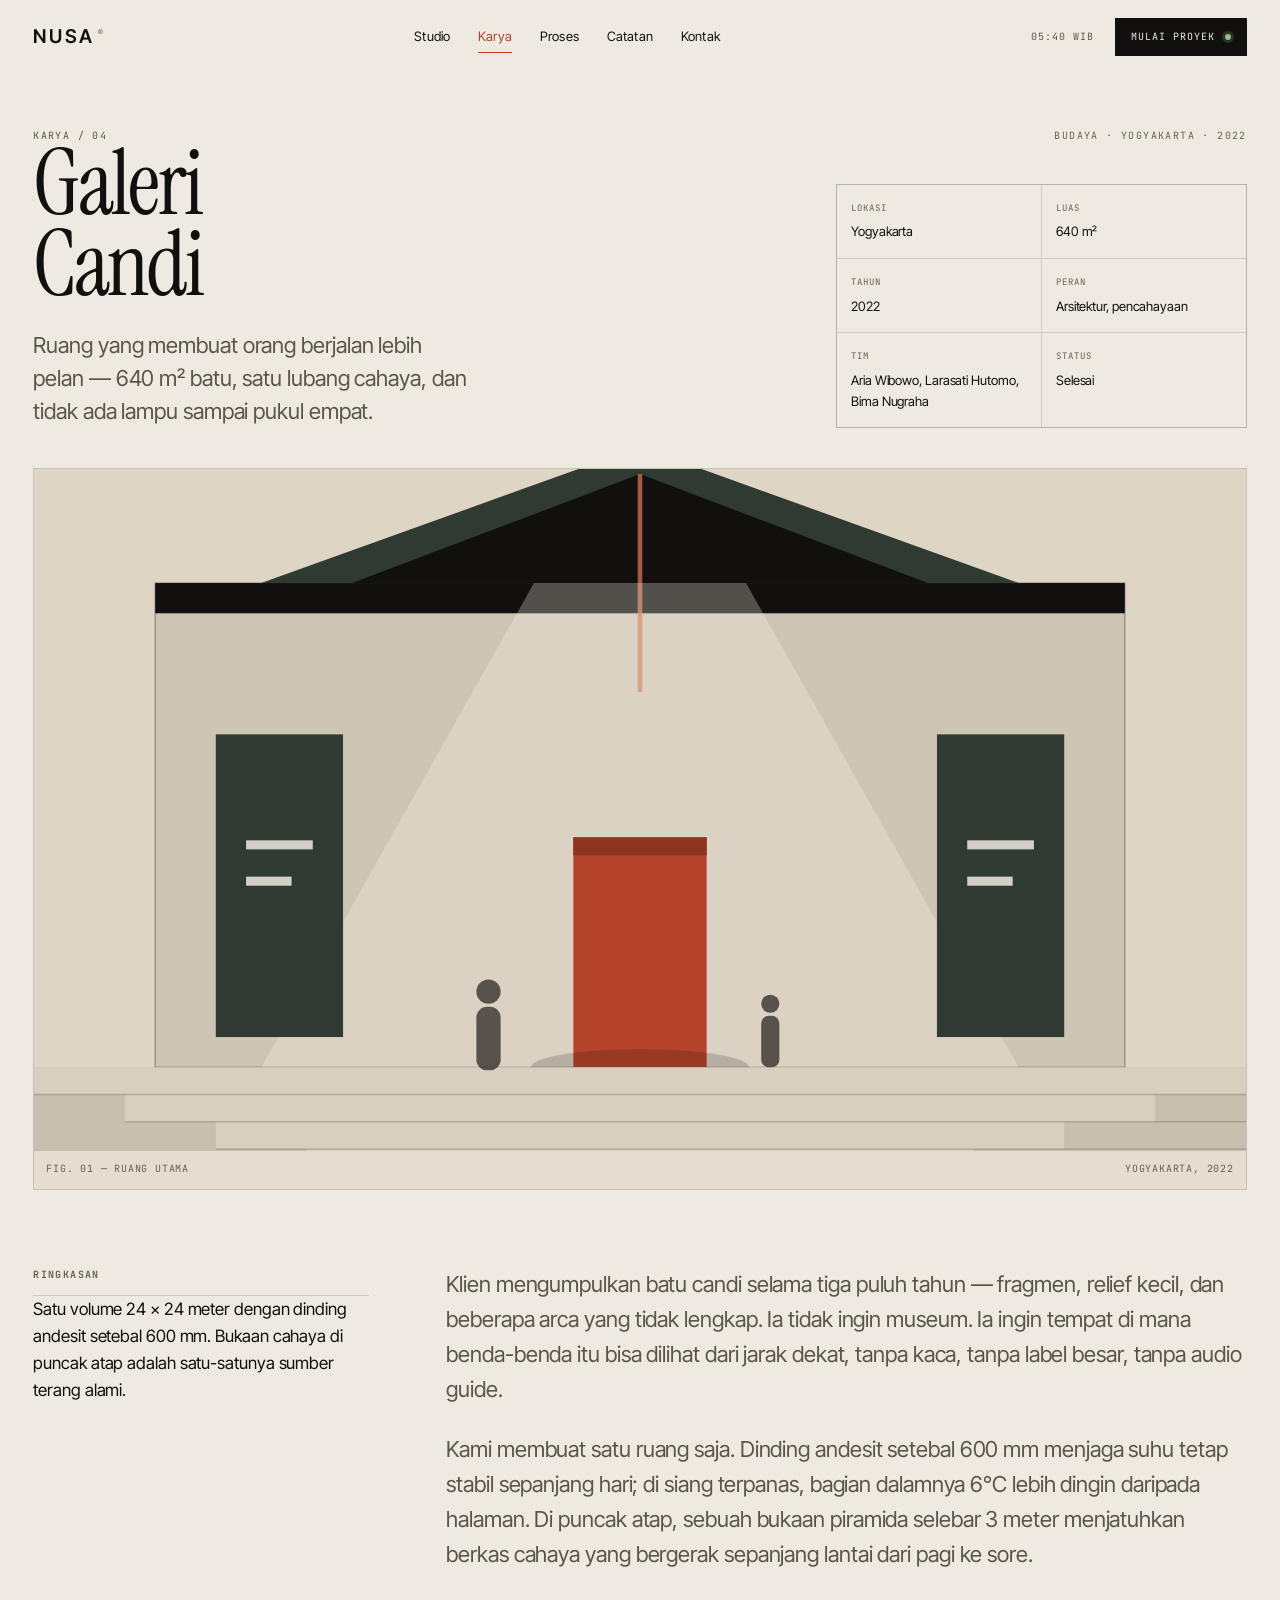
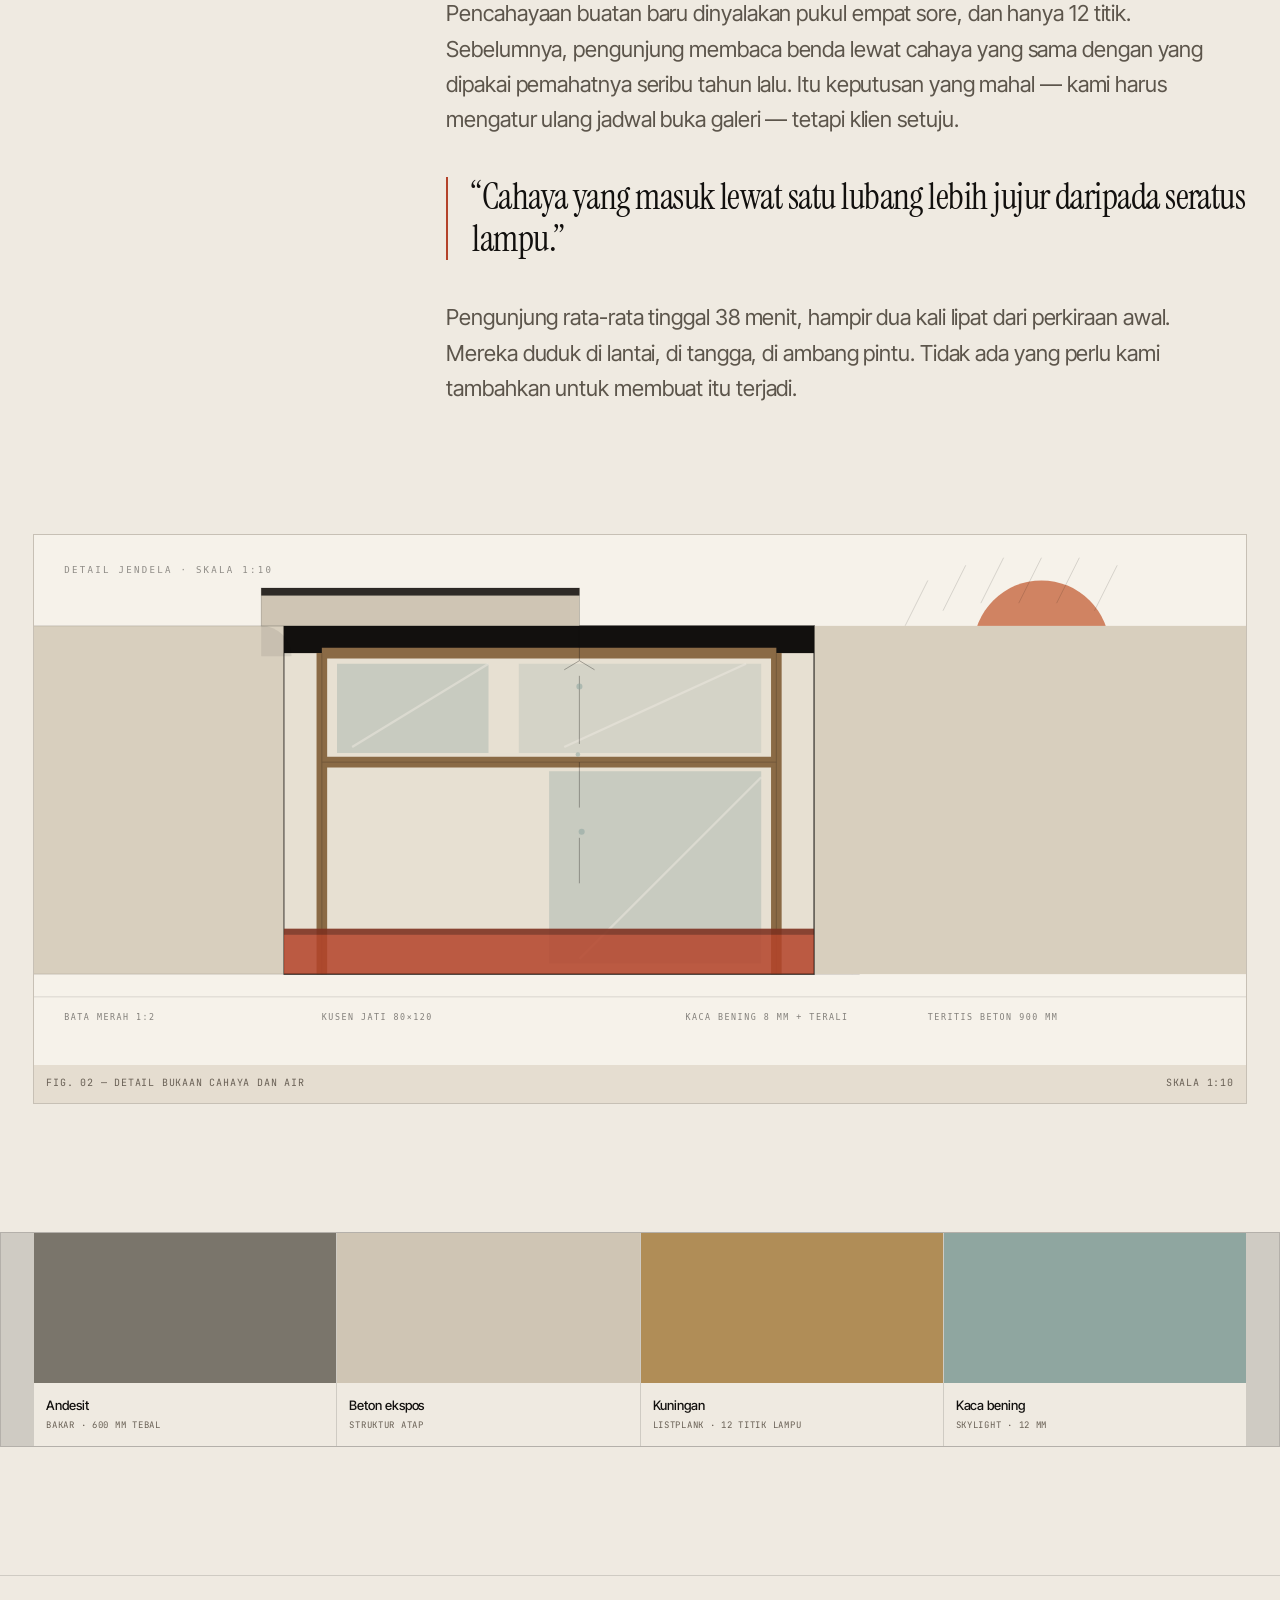
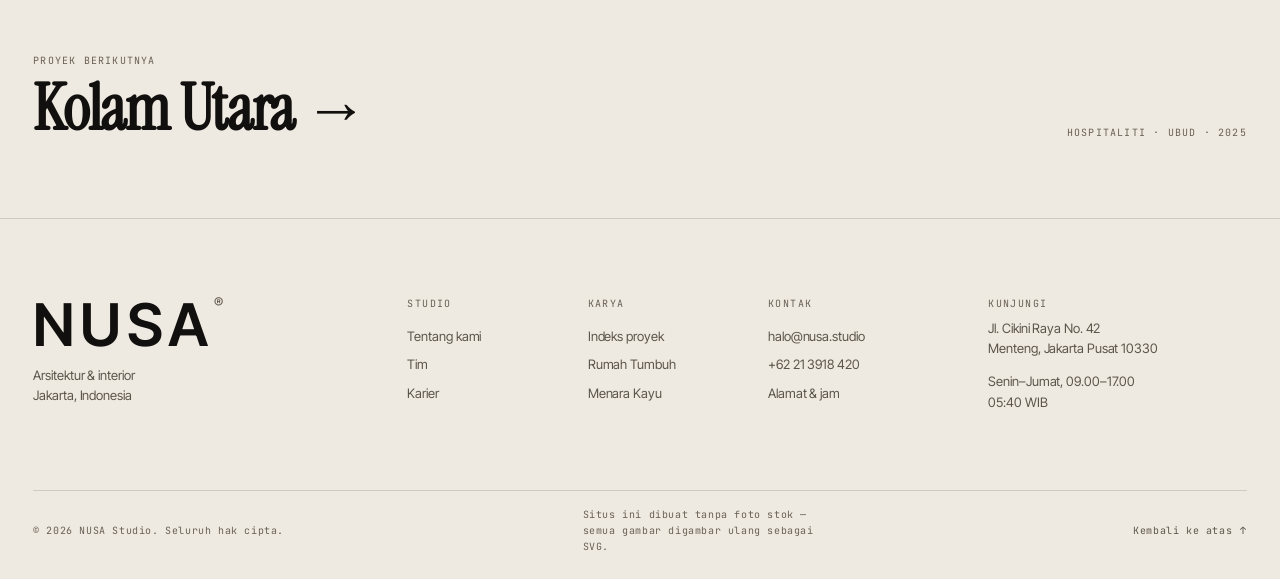
<file: projects/galeri-candi.html>
<!doctype html>
<html lang="id">
<head>
  <meta charset="utf-8">
  <meta name="viewport" content="width=device-width, initial-scale=1">
  <title>Galeri Candi — NUSA</title>
  <meta name="description" content="Galeri Candi: ruang pamer batu 640 m² di Yogyakarta dengan satu bukaan cahaya di puncak atap. Selesai 2022.">
  <link rel="canonical" href="https://nusa.studio/projects/galeri-candi.html">
  <meta name="theme-color" content="#EFEAE1">
  <meta property="og:type" content="article">
  <meta property="og:site_name" content="NUSA">
  <meta property="og:url" content="https://nusa.studio/projects/galeri-candi.html">
  <meta property="og:locale" content="id_ID">
  <meta property="og:title" content="Galeri Candi — NUSA">
  <meta property="og:description" content="Ruang yang membuat orang berjalan lebih pelan. Yogyakarta, 2022.">
  <meta property="og:image" content="https://nusa.studio/assets/img/proj-galeri.png">
  <meta property="og:image:width" content="800">
  <meta property="og:image:height" content="600">
  <meta property="og:image:alt" content="Galeri Candi — ruang pamer batu di Yogyakarta.">
  <meta name="twitter:card" content="summary_large_image">
  <meta name="twitter:title" content="Galeri Candi — NUSA">
  <meta name="twitter:description" content="Ruang yang membuat orang berjalan lebih pelan. Yogyakarta, 2022.">
  <meta name="twitter:image" content="https://nusa.studio/assets/img/proj-galeri.png">
  <link rel="icon" href="../assets/img/favicon.svg" type="image/svg+xml">
  <link rel="preconnect" href="https://fonts.googleapis.com">
  <link rel="preconnect" href="https://fonts.gstatic.com" crossorigin>
  <link href="https://fonts.googleapis.com/css2?family=Instrument+Serif:ital@0;1&family=Inter+Tight:wght@300;400;500;600&family=JetBrains+Mono:wght@400;500&display=swap" rel="stylesheet">
  <link rel="stylesheet" href="../assets/css/main.css">
  <noscript><style>[data-loader]{display:none!important}</style></noscript>
</head>

<body data-page="projects">
  <a class="skip" href="#main">Lewati ke konten utama</a>

  <header class="head" data-head>
    <div class="head__inner">
      <a class="brand" href="../index.html" aria-label="NUSA — beranda">
        <span class="brand__mark">NUSA</span><span class="brand__sup" aria-hidden="true">®</span>
      </a>
      <nav class="head__nav" aria-label="Navigasi utama">
        <a href="../studio.html" data-nav="studio">Studio</a>
        <a href="../projects.html" data-nav="projects">Karya</a>
        <a href="../index.html#proses" data-nav="process">Proses</a>
        <a href="../index.html#catatan" data-nav="notes">Catatan</a>
        <a href="../contact.html" data-nav="contact">Kontak</a>
      </nav>
      <div class="head__aside">
        <span class="clock" data-clock aria-label="Waktu Jakarta">--:-- WIB</span>
        <a class="head__cta" href="../contact.html"><span>Mulai proyek</span><span class="head__cta-dot" aria-hidden="true"></span></a>
        <button class="burger" type="button" data-menu-toggle aria-expanded="false" aria-controls="menu">
          <span class="burger__label">Menu</span>
          <span class="burger__bars" aria-hidden="true"><i></i><i></i></span>
        </button>
      </div>
    </div>
  </header>

  <div class="menu" id="menu" data-menu hidden>
    <div class="menu__inner">
      <nav class="menu__nav" aria-label="Navigasi seluler">
        <a href="../studio.html"><span class="menu__idx">01</span>Studio</a>
        <a href="../projects.html"><span class="menu__idx">02</span>Karya</a>
        <a href="../index.html#proses"><span class="menu__idx">03</span>Proses</a>
        <a href="../index.html#catatan"><span class="menu__idx">04</span>Catatan</a>
        <a href="../contact.html"><span class="menu__idx">05</span>Kontak</a>
      </nav>
      <div class="menu__foot">
        <p>Jl. Cikini Raya 42<br>Menteng, Jakarta Pusat</p>
        <p><a href="mailto:halo@nusa.studio">halo@nusa.studio</a><br>+62 21 3918 420</p>
        <p class="menu__time"><span data-clock>--:-- WIB</span></p>
      </div>
    </div>
  </div>

  <main id="main" tabindex="-1">
    <section class="case-top">
      <p class="eyebrow eyebrow--split"><span><a href="../projects.html">Karya</a> / 04</span><span>Budaya · Yogyakarta · 2022</span></p>
      <div class="case-top__grid">
        <div>
          <h1 class="case-top__title">Galeri<br>Candi</h1>
          <p class="case-top__lede">Ruang yang membuat orang berjalan lebih pelan — 640 m² batu, satu lubang cahaya, dan tidak ada lampu sampai pukul empat.</p>
        </div>
        <dl class="case-facts">
          <div><dt>Lokasi</dt><dd>Yogyakarta</dd></div>
          <div><dt>Luas</dt><dd>640 m²</dd></div>
          <div><dt>Tahun</dt><dd>2022</dd></div>
          <div><dt>Peran</dt><dd>Arsitektur, pencahayaan</dd></div>
          <div><dt>Tim</dt><dd>Aria Wibowo, Larasati Hutomo, Bima Nugraha</dd></div>
          <div><dt>Status</dt><dd>Selesai</dd></div>
        </dl>
      </div>
    </section>

    <div class="case-media">
      <figure>
        <img src="../assets/img/proj-galeri.svg" width="800" height="600" alt="Ruang Galeri Candi: dinding batu andesit, atap piramida dengan skylight, dan monolit bata.">
        <figcaption><span>Fig. 01 — Ruang utama</span><span>Yogyakarta, 2022</span></figcaption>
      </figure>
    </div>

    <section class="case-body">
      <aside class="case-body__side">
        <h2>Ringkasan</h2>
        <p>Satu volume 24 × 24 meter dengan dinding andesit setebal 600 mm. Bukaan cahaya di puncak atap adalah satu-satunya sumber terang alami.</p>
      </aside>
      <div class="case-body__main">
        <p>Klien mengumpulkan batu candi selama tiga puluh tahun — fragmen, relief kecil, dan beberapa arca yang tidak lengkap. Ia tidak ingin museum. Ia ingin tempat di mana benda-benda itu bisa dilihat dari jarak dekat, tanpa kaca, tanpa label besar, tanpa audio guide.</p>
        <p>Kami membuat satu ruang saja. Dinding andesit setebal 600 mm menjaga suhu tetap stabil sepanjang hari; di siang terpanas, bagian dalamnya 6°C lebih dingin daripada halaman. Di puncak atap, sebuah bukaan piramida selebar 3 meter menjatuhkan berkas cahaya yang bergerak sepanjang lantai dari pagi ke sore.</p>
        <p>Pencahayaan buatan baru dinyalakan pukul empat sore, dan hanya 12 titik. Sebelumnya, pengunjung membaca benda lewat cahaya yang sama dengan yang dipakai pemahatnya seribu tahun lalu. Itu keputusan yang mahal — kami harus mengatur ulang jadwal buka galeri — tetapi klien setuju.</p>
        <blockquote class="pull">“Cahaya yang masuk lewat satu lubang lebih jujur daripada seratus lampu.”</blockquote>
        <p>Pengunjung rata-rata tinggal 38 menit, hampir dua kali lipat dari perkiraan awal. Mereka duduk di lantai, di tangga, di ambang pintu. Tidak ada yang perlu kami tambahkan untuk membuat itu terjadi.</p>
      </div>
    </section>

    <div class="case-gallery case-gallery--single">
      <figure>
        <img src="../assets/img/detail-jendela.svg" width="1600" height="700" alt="Detail bukaan cahaya Galeri Candi: dinding batu, kusen, dan jalur air hujan." loading="lazy">
        <figcaption><span>Fig. 02 — Detail bukaan cahaya dan air</span><span>Skala 1:10</span></figcaption>
      </figure>
    </div>

    <div class="palette" aria-label="Palet material proyek">
      <div class="swatch"><i style="--c:#7A756B"></i><b>Andesit</b><small>Bakar · 600 mm tebal</small></div>
      <div class="swatch"><i style="--c:#CFC5B4"></i><b>Beton ekspos</b><small>Struktur atap</small></div>
      <div class="swatch"><i style="--c:#B08D57"></i><b>Kuningan</b><small>Listplank · 12 titik lampu</small></div>
      <div class="swatch"><i style="--c:#8FA6A0"></i><b>Kaca bening</b><small>Skylight · 12 mm</small></div>
    </div>

    <section class="case-next">
      <div class="case-next__inner">
        <div>
          <p class="case-next__label">Proyek berikutnya</p>
          <a href="kolam-utara.html"><h2 class="case-next__title">Kolam Utara <span aria-hidden="true">→</span></h2></a>
        </div>
        <p class="case-next__label">Hospitaliti · Ubud · 2025</p>
      </div>
    </section>
  </main>

  <footer class="foot" aria-label="Kaki halaman">
    <div class="foot__top">
      <div class="foot__brand">
        <p class="foot__mark">NUSA<span aria-hidden="true">®</span></p>
        <p class="foot__tag">Arsitektur &amp; interior<br>Jakarta, Indonesia</p>
      </div>
      <nav class="foot__nav" aria-label="Navigasi kaki halaman">
        <div>
          <h2 class="foot__hd">Studio</h2>
          <a href="../studio.html">Tentang kami</a>
          <a href="../studio.html#tim">Tim</a>
          <a href="../studio.html#karir">Karier</a>
        </div>
        <div>
          <h2 class="foot__hd">Karya</h2>
          <a href="../projects.html">Indeks proyek</a>
          <a href="rumah-tumbuh.html">Rumah Tumbuh</a>
          <a href="menara-kayu.html">Menara Kayu</a>
        </div>
        <div>
          <h2 class="foot__hd">Kontak</h2>
          <a href="mailto:halo@nusa.studio">halo@nusa.studio</a>
          <a href="tel:+62213918420">+62 21 3918 420</a>
          <a href="../contact.html">Alamat &amp; jam</a>
        </div>
      </nav>
      <div class="foot__visit">
        <h2 class="foot__hd">Kunjungi</h2>
        <p>Jl. Cikini Raya No. 42<br>Menteng, Jakarta Pusat 10330</p>
        <p>Senin–Jumat, 09.00–17.00<br><span data-clock>--:-- WIB</span></p>
      </div>
    </div>
    <div class="foot__bottom">
      <p>© <span data-year>2026</span> NUSA Studio. Seluruh hak cipta.</p>
      <p class="foot__credit">Situs ini dibuat tanpa foto stok — semua gambar digambar ulang sebagai SVG.</p>
      <a class="foot__top-link" href="#main">Kembali ke atas <span aria-hidden="true">↑</span></a>
    </div>
  </footer>

  <div class="cursor" data-cursor aria-hidden="true">
    <span class="cursor__dot"></span>
    <span class="cursor__coords" data-cursor-coords>0 / 0</span>
  </div>

  <script src="../assets/js/app.js" defer></script>
</body>
</html>
</file>
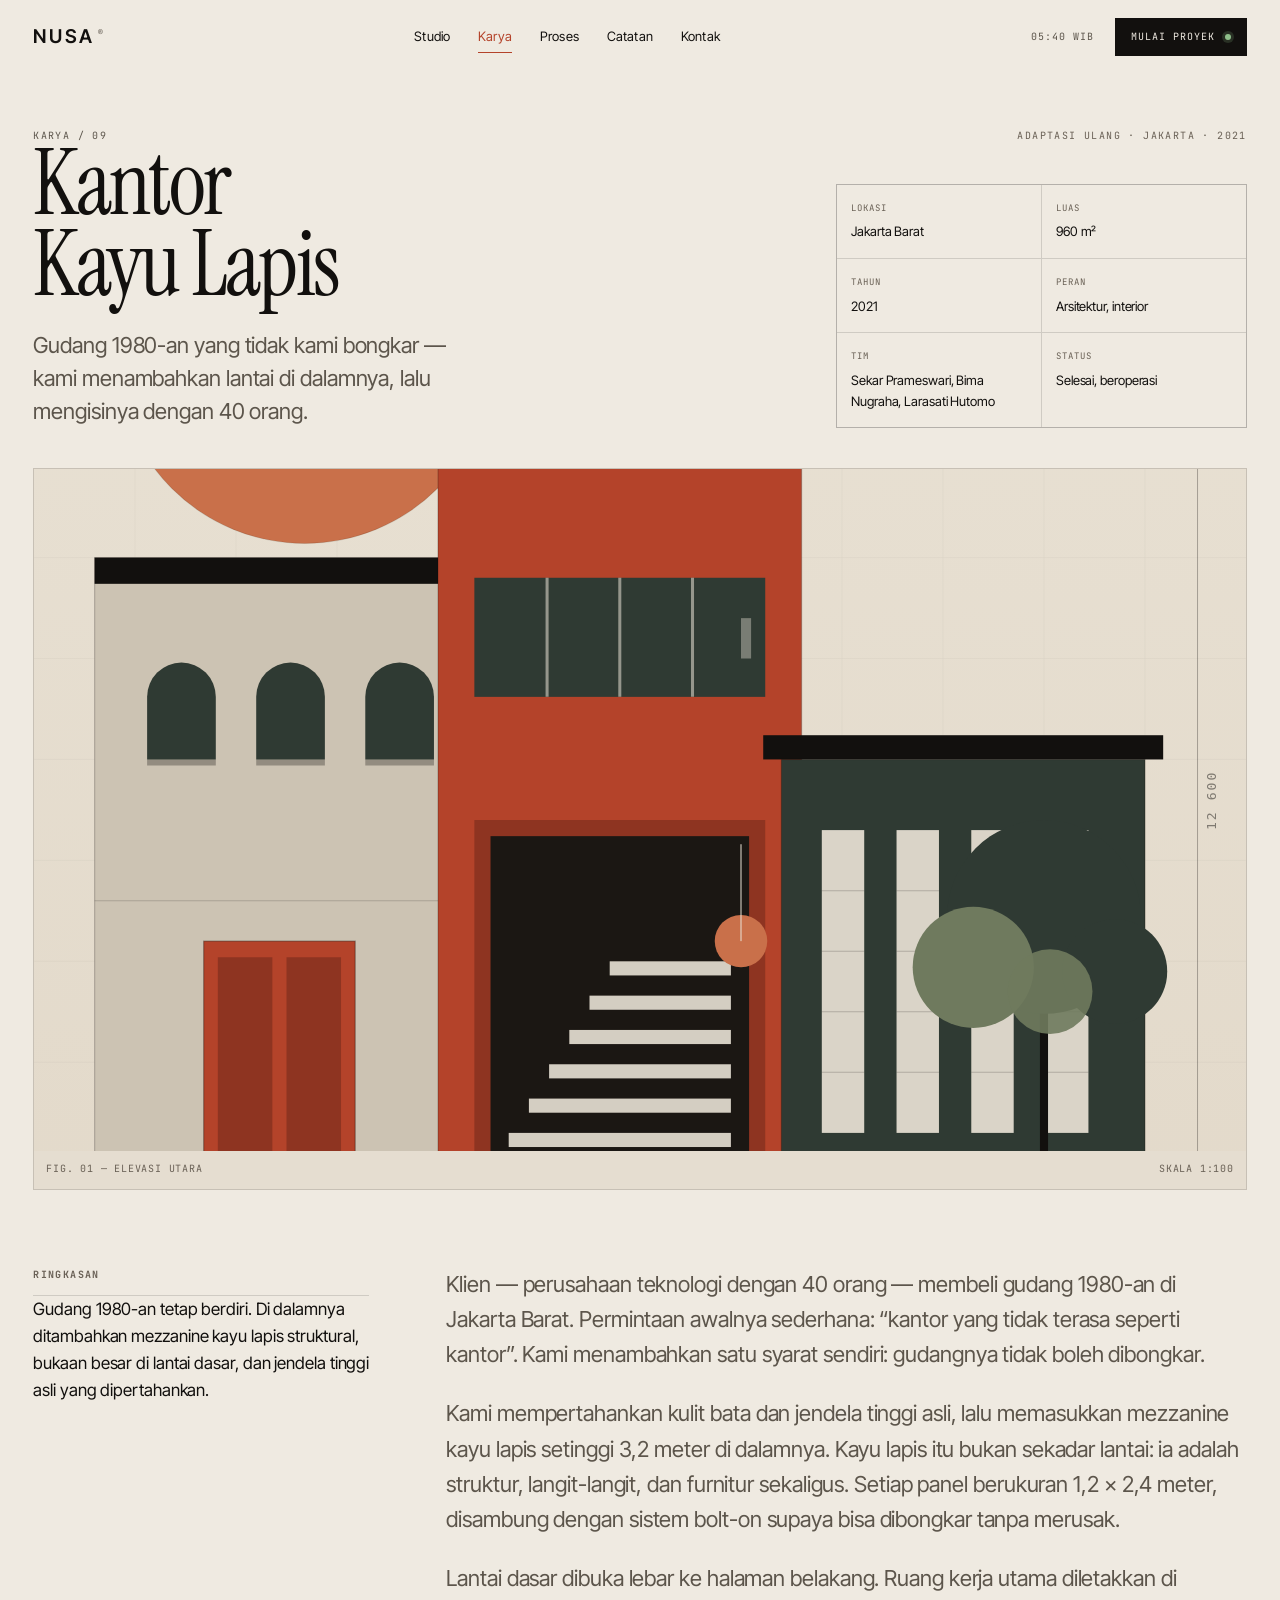
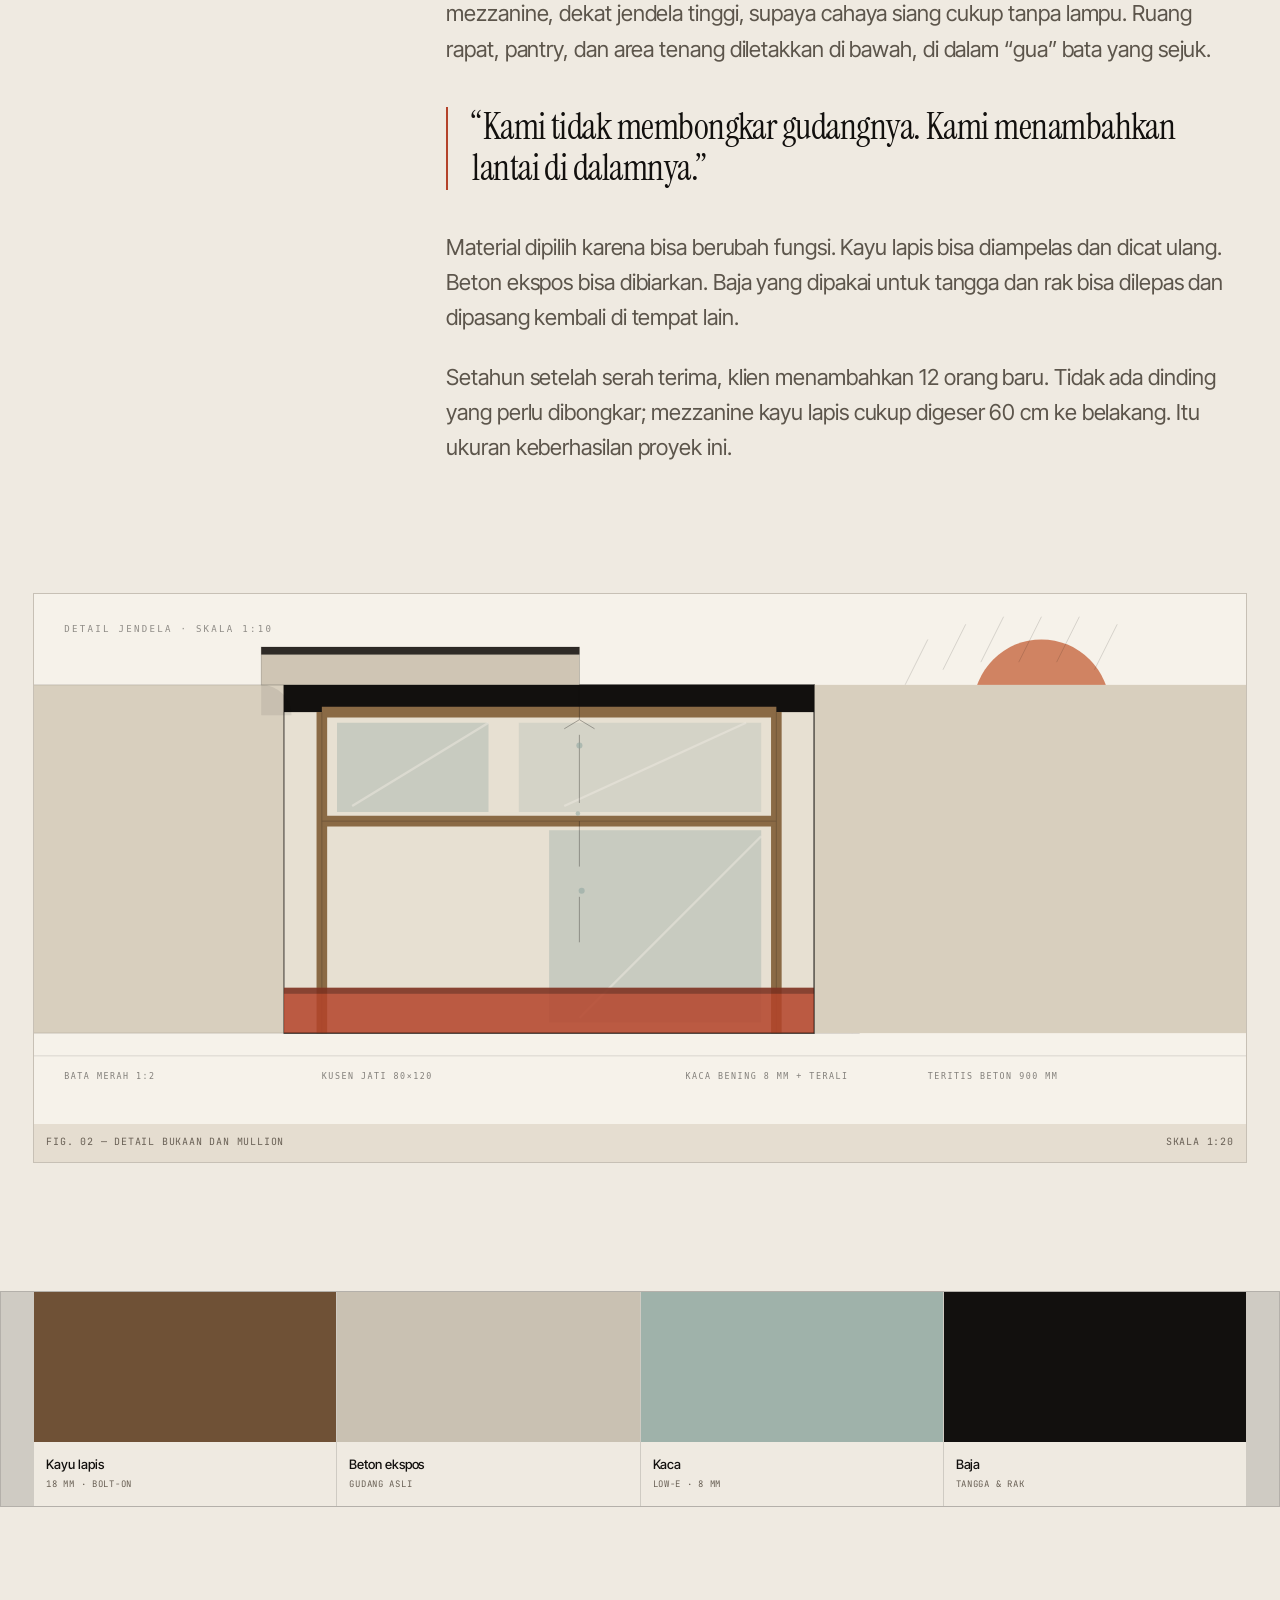
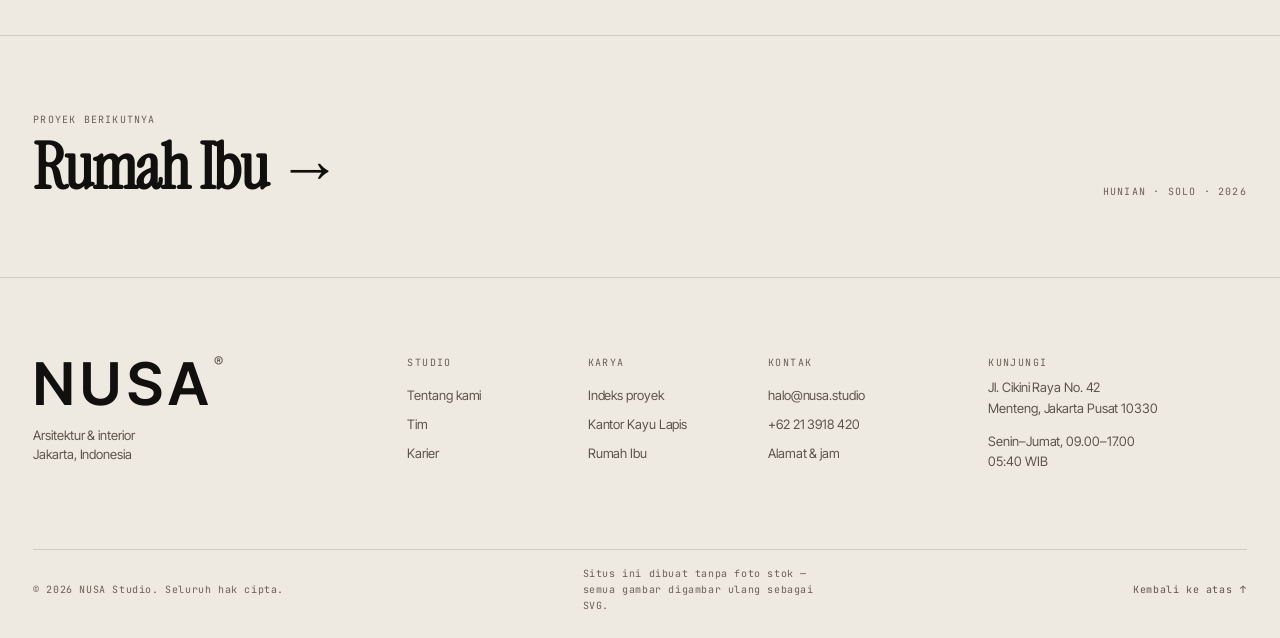
<file: projects/kantor-kayu-lapis.html>
<!doctype html>
<html lang="id">
<head>
  <meta charset="utf-8">
  <meta name="viewport" content="width=device-width, initial-scale=1">
  <title>Kantor Kayu Lapis — NUSA</title>
  <meta name="description" content="Kantor Kayu Lapis: gudang 1980-an di Jakarta yang diubah menjadi kantor 960 m² dengan mezzanine kayu lapis struktural. Selesai 2021.">
  <link rel="canonical" href="https://nusa.studio/projects/kantor-kayu-lapis.html">
  <meta name="theme-color" content="#EFEAE1">
  <meta property="og:type" content="article">
  <meta property="og:site_name" content="NUSA">
  <meta property="og:url" content="https://nusa.studio/projects/kantor-kayu-lapis.html">
  <meta property="og:locale" content="id_ID">
  <meta property="og:title" content="Kantor Kayu Lapis — NUSA">
  <meta property="og:description" content="Gudang 1980-an yang tidak kami bongkar. Jakarta, 2021.">
  <meta property="og:image" content="https://nusa.studio/assets/img/proj-kantor-kayu.png">
  <meta property="og:image:width" content="800">
  <meta property="og:image:height" content="600">
  <meta property="og:image:alt" content="Kantor Kayu Lapis — kantor di gudang lama Jakarta.">
  <meta name="twitter:card" content="summary_large_image">
  <meta name="twitter:title" content="Kantor Kayu Lapis — NUSA">
  <meta name="twitter:description" content="Gudang 1980-an yang tidak kami bongkar. Jakarta, 2021.">
  <meta name="twitter:image" content="https://nusa.studio/assets/img/proj-kantor-kayu.png">
  <link rel="icon" href="../assets/img/favicon.svg" type="image/svg+xml">
  <link rel="preconnect" href="https://fonts.googleapis.com">
  <link rel="preconnect" href="https://fonts.gstatic.com" crossorigin>
  <link href="https://fonts.googleapis.com/css2?family=Instrument+Serif:ital@0;1&family=Inter+Tight:wght@300;400;500;600&family=JetBrains+Mono:wght@400;500&display=swap" rel="stylesheet">
  <link rel="stylesheet" href="../assets/css/main.css">
  <noscript><style>[data-loader]{display:none!important}</style></noscript>
</head>

<body data-page="projects">
  <a class="skip" href="#main">Lewati ke konten utama</a>

  <header class="head" data-head>
    <div class="head__inner">
      <a class="brand" href="../index.html" aria-label="NUSA — beranda">
        <span class="brand__mark">NUSA</span><span class="brand__sup" aria-hidden="true">®</span>
      </a>
      <nav class="head__nav" aria-label="Navigasi utama">
        <a href="../studio.html" data-nav="studio">Studio</a>
        <a href="../projects.html" data-nav="projects">Karya</a>
        <a href="../index.html#proses" data-nav="process">Proses</a>
        <a href="../index.html#catatan" data-nav="notes">Catatan</a>
        <a href="../contact.html" data-nav="contact">Kontak</a>
      </nav>
      <div class="head__aside">
        <span class="clock" data-clock aria-label="Waktu Jakarta">--:-- WIB</span>
        <a class="head__cta" href="../contact.html"><span>Mulai proyek</span><span class="head__cta-dot" aria-hidden="true"></span></a>
        <button class="burger" type="button" data-menu-toggle aria-expanded="false" aria-controls="menu">
          <span class="burger__label">Menu</span>
          <span class="burger__bars" aria-hidden="true"><i></i><i></i></span>
        </button>
      </div>
    </div>
  </header>

  <div class="menu" id="menu" data-menu hidden>
    <div class="menu__inner">
      <nav class="menu__nav" aria-label="Navigasi seluler">
        <a href="../studio.html"><span class="menu__idx">01</span>Studio</a>
        <a href="../projects.html"><span class="menu__idx">02</span>Karya</a>
        <a href="../index.html#proses"><span class="menu__idx">03</span>Proses</a>
        <a href="../index.html#catatan"><span class="menu__idx">04</span>Catatan</a>
        <a href="../contact.html"><span class="menu__idx">05</span>Kontak</a>
      </nav>
      <div class="menu__foot">
        <p>Jl. Cikini Raya 42<br>Menteng, Jakarta Pusat</p>
        <p><a href="mailto:halo@nusa.studio">halo@nusa.studio</a><br>+62 21 3918 420</p>
        <p class="menu__time"><span data-clock>--:-- WIB</span></p>
      </div>
    </div>
  </div>

  <main id="main" tabindex="-1">
    <section class="case-top">
      <p class="eyebrow eyebrow--split"><span><a href="../projects.html">Karya</a> / 09</span><span>Adaptasi ulang · Jakarta · 2021</span></p>
      <div class="case-top__grid">
        <div>
          <h1 class="case-top__title">Kantor<br>Kayu Lapis</h1>
          <p class="case-top__lede">Gudang 1980-an yang tidak kami bongkar — kami menambahkan lantai di dalamnya, lalu mengisinya dengan 40 orang.</p>
        </div>
        <dl class="case-facts">
          <div><dt>Lokasi</dt><dd>Jakarta Barat</dd></div>
          <div><dt>Luas</dt><dd>960 m²</dd></div>
          <div><dt>Tahun</dt><dd>2021</dd></div>
          <div><dt>Peran</dt><dd>Arsitektur, interior</dd></div>
          <div><dt>Tim</dt><dd>Sekar Prameswari, Bima Nugraha, Larasati Hutomo</dd></div>
          <div><dt>Status</dt><dd>Selesai, beroperasi</dd></div>
        </dl>
      </div>
    </section>

    <div class="case-media">
      <figure>
        <img src="../assets/img/hero-elevation.svg" width="1200" height="1500" alt="Elevasi Kantor Kayu Lapis: gudang bata dengan mezzanine kayu lapis di dalam.">
        <figcaption><span>Fig. 01 — Elevasi utara</span><span>Skala 1:100</span></figcaption>
      </figure>
    </div>

    <section class="case-body">
      <aside class="case-body__side">
        <h2>Ringkasan</h2>
        <p>Gudang 1980-an tetap berdiri. Di dalamnya ditambahkan mezzanine kayu lapis struktural, bukaan besar di lantai dasar, dan jendela tinggi asli yang dipertahankan.</p>
      </aside>
      <div class="case-body__main">
        <p>Klien — perusahaan teknologi dengan 40 orang — membeli gudang 1980-an di Jakarta Barat. Permintaan awalnya sederhana: “kantor yang tidak terasa seperti kantor”. Kami menambahkan satu syarat sendiri: gudangnya tidak boleh dibongkar.</p>
        <p>Kami mempertahankan kulit bata dan jendela tinggi asli, lalu memasukkan mezzanine kayu lapis setinggi 3,2 meter di dalamnya. Kayu lapis itu bukan sekadar lantai: ia adalah struktur, langit-langit, dan furnitur sekaligus. Setiap panel berukuran 1,2 × 2,4 meter, disambung dengan sistem bolt-on supaya bisa dibongkar tanpa merusak.</p>
        <p>Lantai dasar dibuka lebar ke halaman belakang. Ruang kerja utama diletakkan di mezzanine, dekat jendela tinggi, supaya cahaya siang cukup tanpa lampu. Ruang rapat, pantry, dan area tenang diletakkan di bawah, di dalam “gua” bata yang sejuk.</p>
        <blockquote class="pull">“Kami tidak membongkar gudangnya. Kami menambahkan lantai di dalamnya.”</blockquote>
        <p>Material dipilih karena bisa berubah fungsi. Kayu lapis bisa diampelas dan dicat ulang. Beton ekspos bisa dibiarkan. Baja yang dipakai untuk tangga dan rak bisa dilepas dan dipasang kembali di tempat lain.</p>
        <p>Setahun setelah serah terima, klien menambahkan 12 orang baru. Tidak ada dinding yang perlu dibongkar; mezzanine kayu lapis cukup digeser 60 cm ke belakang. Itu ukuran keberhasilan proyek ini.</p>
      </div>
    </section>

    <div class="case-gallery case-gallery--single">
      <figure>
        <img src="../assets/img/detail-jendela.svg" width="1600" height="700" alt="Detail Kantor Kayu Lapis: bukaan besar, mezzanine kayu lapis, dan jendela tinggi asli.">
        <figcaption><span>Fig. 02 — Detail bukaan dan mullion</span><span>Skala 1:20</span></figcaption>
      </figure>
    </div>

    <div class="palette" aria-label="Palet material proyek">
      <div class="swatch"><i style="--c:#6F5136"></i><b>Kayu lapis</b><small>18 mm · bolt-on</small></div>
      <div class="swatch"><i style="--c:#C9C1B2"></i><b>Beton ekspos</b><small>Gudang asli</small></div>
      <div class="swatch"><i style="--c:#9FB2AA"></i><b>Kaca</b><small>Low-E · 8 mm</small></div>
      <div class="swatch"><i style="--c:#12100E"></i><b>Baja</b><small>Tangga &amp; rak</small></div>
    </div>

    <section class="case-next">
      <div class="case-next__inner">
        <div>
          <p class="case-next__label">Proyek berikutnya</p>
          <a href="rumah-ibu.html"><h2 class="case-next__title">Rumah Ibu <span aria-hidden="true">→</span></h2></a>
        </div>
        <p class="case-next__label">Hunian · Solo · 2026</p>
      </div>
    </section>
  </main>

  <footer class="foot" aria-label="Kaki halaman">
    <div class="foot__top">
      <div class="foot__brand">
        <p class="foot__mark">NUSA<span aria-hidden="true">®</span></p>
        <p class="foot__tag">Arsitektur &amp; interior<br>Jakarta, Indonesia</p>
      </div>
      <nav class="foot__nav" aria-label="Navigasi kaki halaman">
        <div>
          <h2 class="foot__hd">Studio</h2>
          <a href="../studio.html">Tentang kami</a>
          <a href="../studio.html#tim">Tim</a>
          <a href="../studio.html#karir">Karier</a>
        </div>
        <div>
          <h2 class="foot__hd">Karya</h2>
          <a href="../projects.html">Indeks proyek</a>
          <a href="kantor-kayu-lapis.html">Kantor Kayu Lapis</a>
          <a href="rumah-ibu.html">Rumah Ibu</a>
        </div>
        <div>
          <h2 class="foot__hd">Kontak</h2>
          <a href="mailto:halo@nusa.studio">halo@nusa.studio</a>
          <a href="tel:+62213918420">+62 21 3918 420</a>
          <a href="../contact.html">Alamat &amp; jam</a>
        </div>
      </nav>
      <div class="foot__visit">
        <h2 class="foot__hd">Kunjungi</h2>
        <p>Jl. Cikini Raya No. 42<br>Menteng, Jakarta Pusat 10330</p>
        <p>Senin–Jumat, 09.00–17.00<br><span data-clock>--:-- WIB</span></p>
      </div>
    </div>
    <div class="foot__bottom">
      <p>© <span data-year>2026</span> NUSA Studio. Seluruh hak cipta.</p>
      <p class="foot__credit">Situs ini dibuat tanpa foto stok — semua gambar digambar ulang sebagai SVG.</p>
      <a class="foot__top-link" href="#main">Kembali ke atas <span aria-hidden="true">↑</span></a>
    </div>
  </footer>

  <div class="cursor" data-cursor aria-hidden="true">
    <span class="cursor__dot"></span>
    <span class="cursor__coords" data-cursor-coords>0 / 0</span>
  </div>

  <script src="../assets/js/app.js" defer></script>
</body>
</html>
</file>
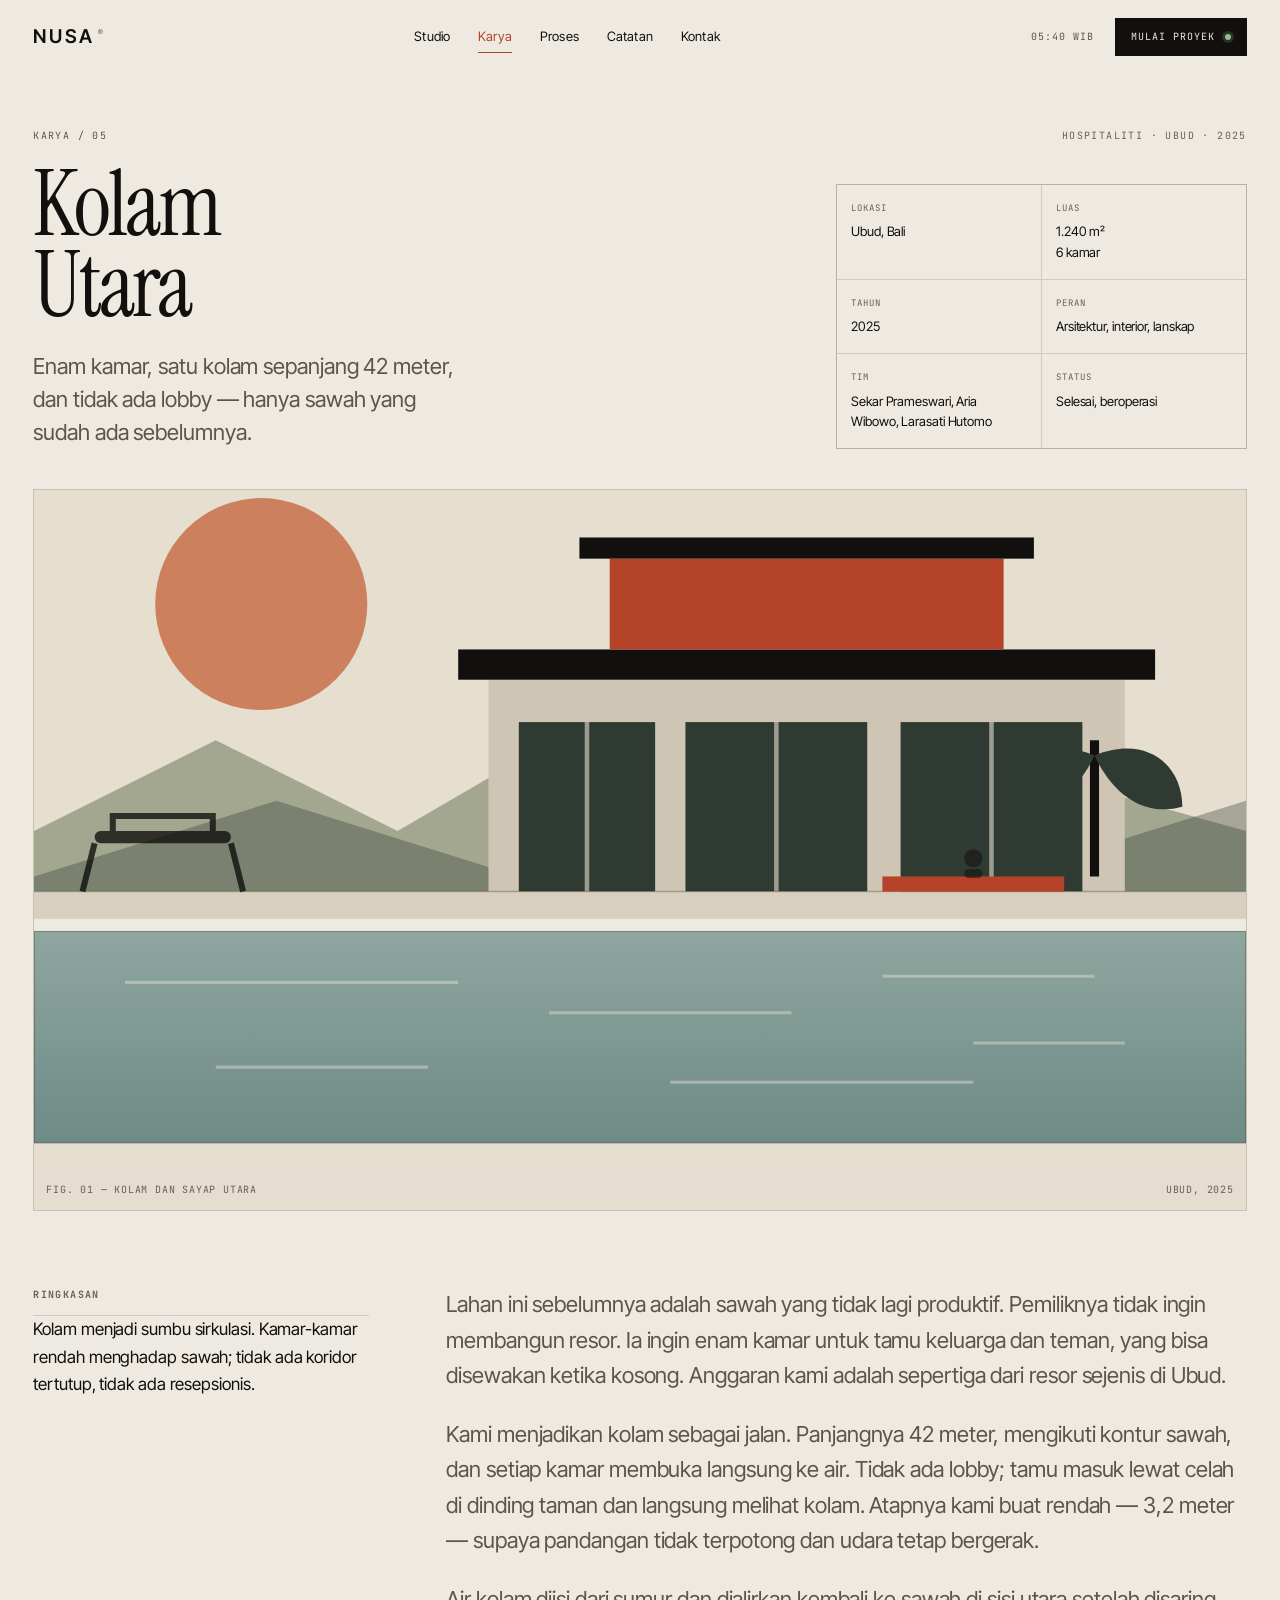
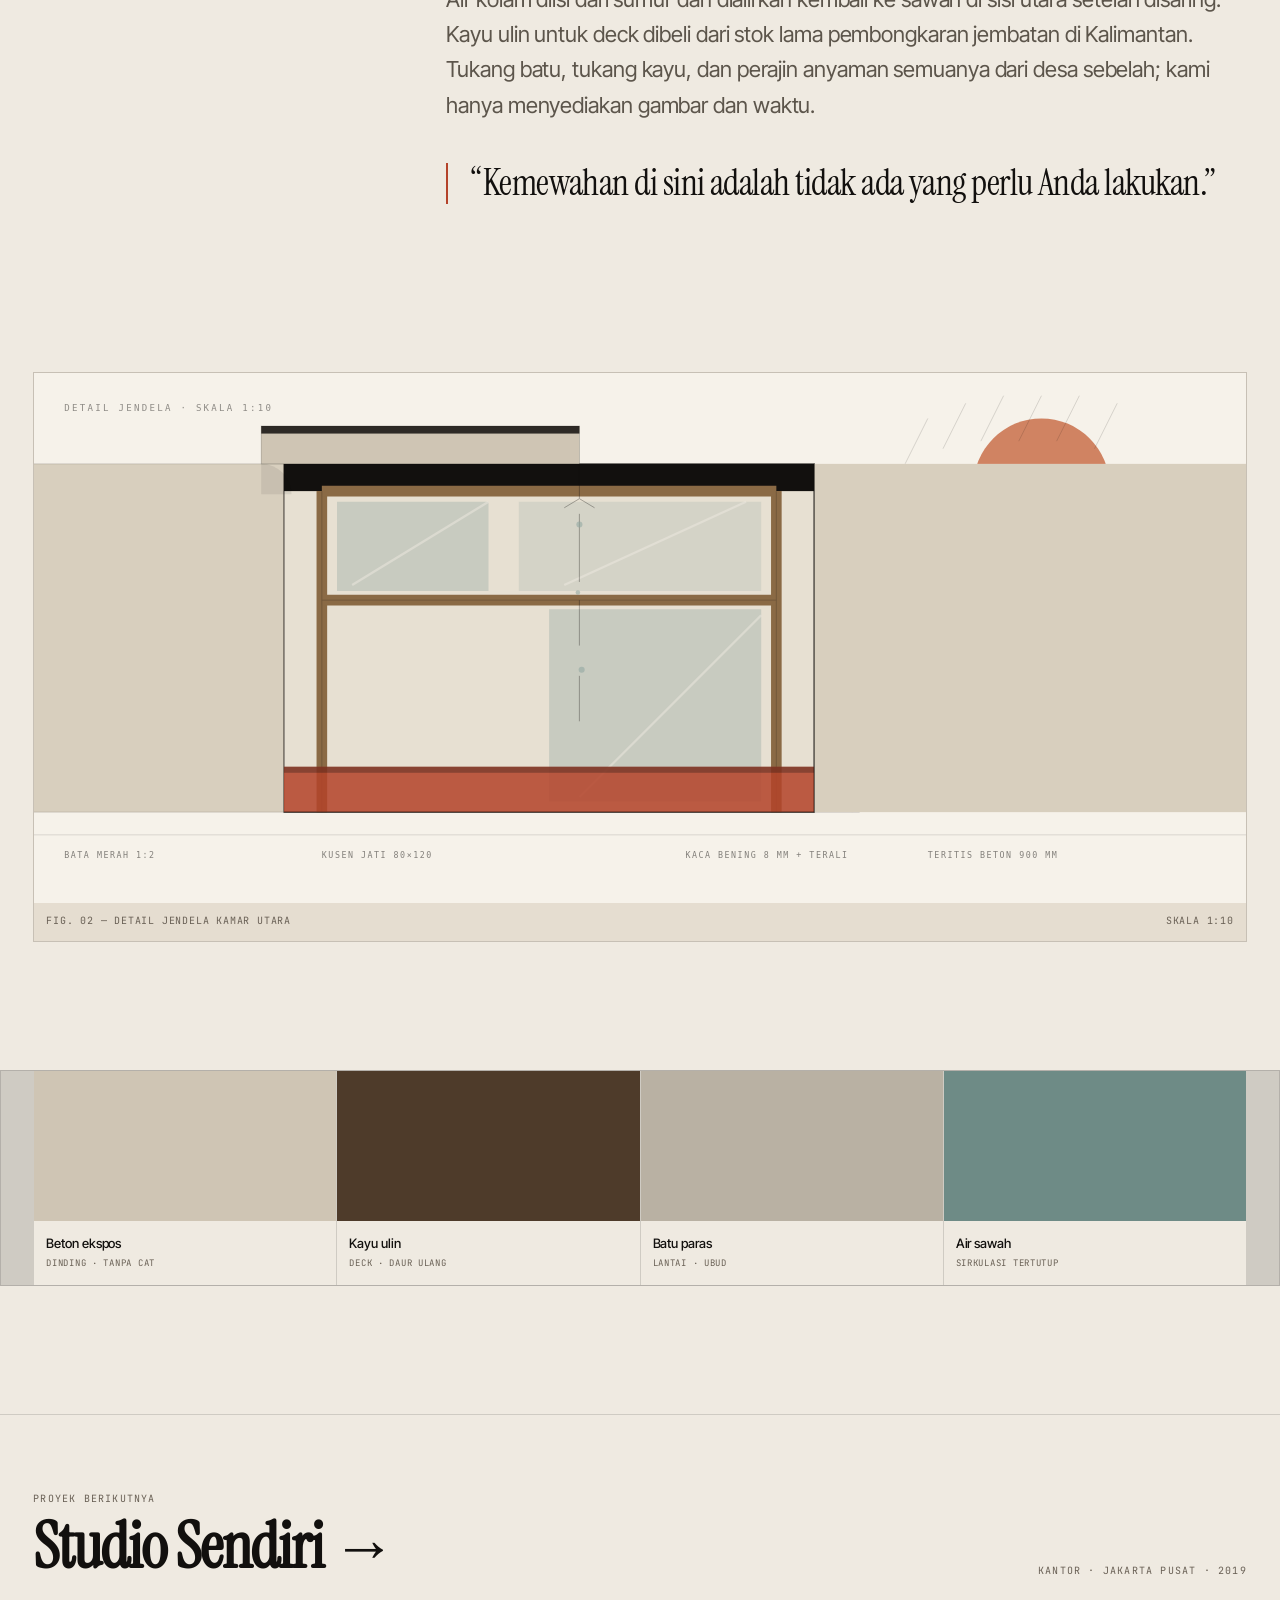
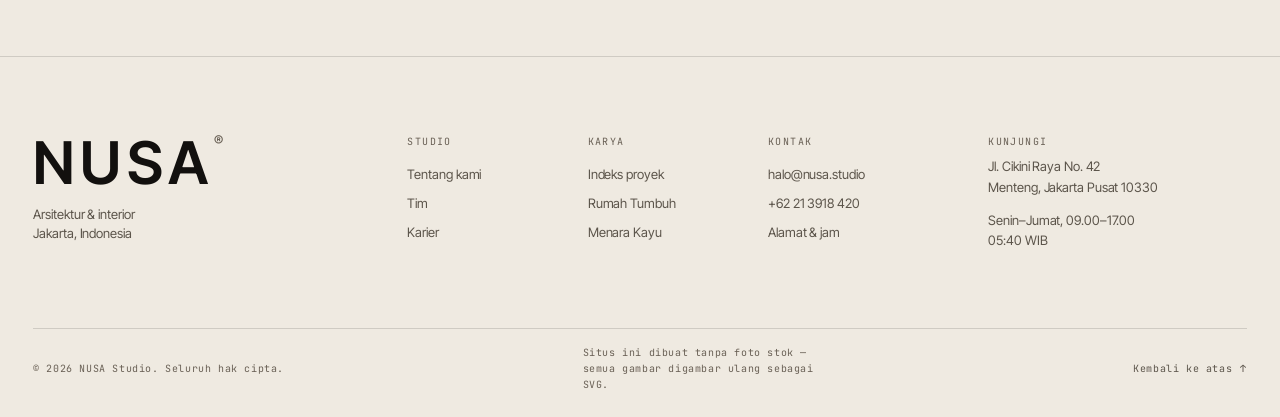
<file: projects/kolam-utara.html>
<!doctype html>
<html lang="id">
<head>
  <meta charset="utf-8">
  <meta name="viewport" content="width=device-width, initial-scale=1">
  <title>Kolam Utara — NUSA</title>
  <meta name="description" content="Kolam Utara: enam kamar tamu di tepi sawah Ubud, disusun mengikuti kolam sepanjang 42 meter. Selesai 2025.">
  <link rel="canonical" href="https://nusa.studio/projects/kolam-utara.html">
  <meta name="theme-color" content="#EFEAE1">
  <meta property="og:type" content="article">
  <meta property="og:site_name" content="NUSA">
  <meta property="og:url" content="https://nusa.studio/projects/kolam-utara.html">
  <meta property="og:locale" content="id_ID">
  <meta property="og:title" content="Kolam Utara — NUSA">
  <meta property="og:description" content="Enam kamar, satu kolam, tanpa lobby. Ubud, 2025.">
  <meta property="og:image" content="https://nusa.studio/assets/img/proj-kolam.png">
  <meta property="og:image:width" content="800">
  <meta property="og:image:height" content="600">
  <meta property="og:image:alt" content="Kolam Utara — enam kamar tamu di tepi sawah Ubud.">
  <meta name="twitter:card" content="summary_large_image">
  <meta name="twitter:title" content="Kolam Utara — NUSA">
  <meta name="twitter:description" content="Enam kamar, satu kolam, tanpa lobby. Ubud, 2025.">
  <meta name="twitter:image" content="https://nusa.studio/assets/img/proj-kolam.png">
  <link rel="icon" href="../assets/img/favicon.svg" type="image/svg+xml">
  <link rel="preconnect" href="https://fonts.googleapis.com">
  <link rel="preconnect" href="https://fonts.gstatic.com" crossorigin>
  <link href="https://fonts.googleapis.com/css2?family=Instrument+Serif:ital@0;1&family=Inter+Tight:wght@300;400;500;600&family=JetBrains+Mono:wght@400;500&display=swap" rel="stylesheet">
  <link rel="stylesheet" href="../assets/css/main.css">
  <noscript><style>[data-loader]{display:none!important}</style></noscript>
</head>

<body data-page="projects">
  <a class="skip" href="#main">Lewati ke konten utama</a>

  <header class="head" data-head>
    <div class="head__inner">
      <a class="brand" href="../index.html" aria-label="NUSA — beranda">
        <span class="brand__mark">NUSA</span><span class="brand__sup" aria-hidden="true">®</span>
      </a>
      <nav class="head__nav" aria-label="Navigasi utama">
        <a href="../studio.html" data-nav="studio">Studio</a>
        <a href="../projects.html" data-nav="projects">Karya</a>
        <a href="../index.html#proses" data-nav="process">Proses</a>
        <a href="../index.html#catatan" data-nav="notes">Catatan</a>
        <a href="../contact.html" data-nav="contact">Kontak</a>
      </nav>
      <div class="head__aside">
        <span class="clock" data-clock aria-label="Waktu Jakarta">--:-- WIB</span>
        <a class="head__cta" href="../contact.html"><span>Mulai proyek</span><span class="head__cta-dot" aria-hidden="true"></span></a>
        <button class="burger" type="button" data-menu-toggle aria-expanded="false" aria-controls="menu">
          <span class="burger__label">Menu</span>
          <span class="burger__bars" aria-hidden="true"><i></i><i></i></span>
        </button>
      </div>
    </div>
  </header>

  <div class="menu" id="menu" data-menu hidden>
    <div class="menu__inner">
      <nav class="menu__nav" aria-label="Navigasi seluler">
        <a href="../studio.html"><span class="menu__idx">01</span>Studio</a>
        <a href="../projects.html"><span class="menu__idx">02</span>Karya</a>
        <a href="../index.html#proses"><span class="menu__idx">03</span>Proses</a>
        <a href="../index.html#catatan"><span class="menu__idx">04</span>Catatan</a>
        <a href="../contact.html"><span class="menu__idx">05</span>Kontak</a>
      </nav>
      <div class="menu__foot">
        <p>Jl. Cikini Raya 42<br>Menteng, Jakarta Pusat</p>
        <p><a href="mailto:halo@nusa.studio">halo@nusa.studio</a><br>+62 21 3918 420</p>
        <p class="menu__time"><span data-clock>--:-- WIB</span></p>
      </div>
    </div>
  </div>

  <main id="main" tabindex="-1">
    <section class="case-top">
      <p class="eyebrow eyebrow--split"><span><a href="../projects.html">Karya</a> / 05</span><span>Hospitaliti · Ubud · 2025</span></p>
      <div class="case-top__grid">
        <div>
          <h1 class="case-top__title">Kolam<br>Utara</h1>
          <p class="case-top__lede">Enam kamar, satu kolam sepanjang 42 meter, dan tidak ada lobby — hanya sawah yang sudah ada sebelumnya.</p>
        </div>
        <dl class="case-facts">
          <div><dt>Lokasi</dt><dd>Ubud, Bali</dd></div>
          <div><dt>Luas</dt><dd>1.240 m²<br>6 kamar</dd></div>
          <div><dt>Tahun</dt><dd>2025</dd></div>
          <div><dt>Peran</dt><dd>Arsitektur, interior, lanskap</dd></div>
          <div><dt>Tim</dt><dd>Sekar Prameswari, Aria Wibowo, Larasati Hutomo</dd></div>
          <div><dt>Status</dt><dd>Selesai, beroperasi</dd></div>
        </dl>
      </div>
    </section>

    <div class="case-media">
      <figure>
        <img src="../assets/img/proj-kolam.svg" width="800" height="600" alt="Kolam Utara: vila berlapis beton menghadap kolam panjang dengan sawah dan pohon kelapa.">
        <figcaption><span>Fig. 01 — Kolam dan sayap utara</span><span>Ubud, 2025</span></figcaption>
      </figure>
    </div>

    <section class="case-body">
      <aside class="case-body__side">
        <h2>Ringkasan</h2>
        <p>Kolam menjadi sumbu sirkulasi. Kamar-kamar rendah menghadap sawah; tidak ada koridor tertutup, tidak ada resepsionis.</p>
      </aside>
      <div class="case-body__main">
        <p>Lahan ini sebelumnya adalah sawah yang tidak lagi produktif. Pemiliknya tidak ingin membangun resor. Ia ingin enam kamar untuk tamu keluarga dan teman, yang bisa disewakan ketika kosong. Anggaran kami adalah sepertiga dari resor sejenis di Ubud.</p>
        <p>Kami menjadikan kolam sebagai jalan. Panjangnya 42 meter, mengikuti kontur sawah, dan setiap kamar membuka langsung ke air. Tidak ada lobby; tamu masuk lewat celah di dinding taman dan langsung melihat kolam. Atapnya kami buat rendah — 3,2 meter — supaya pandangan tidak terpotong dan udara tetap bergerak.</p>
        <p>Air kolam diisi dari sumur dan dialirkan kembali ke sawah di sisi utara setelah disaring. Kayu ulin untuk deck dibeli dari stok lama pembongkaran jembatan di Kalimantan. Tukang batu, tukang kayu, dan perajin anyaman semuanya dari desa sebelah; kami hanya menyediakan gambar dan waktu.</p>
        <blockquote class="pull">“Kemewahan di sini adalah tidak ada yang perlu Anda lakukan.”</blockquote>
      </div>
    </section>

    <div class="case-gallery case-gallery--single">
      <figure>
        <img src="../assets/img/detail-jendela.svg" width="1600" height="700" alt="Detail jendela kamar Kolam Utara dengan teritis lebar dan jalur air hujan." loading="lazy">
        <figcaption><span>Fig. 02 — Detail jendela kamar utara</span><span>Skala 1:10</span></figcaption>
      </figure>
    </div>

    <div class="palette" aria-label="Palet material proyek">
      <div class="swatch"><i style="--c:#CFC5B4"></i><b>Beton ekspos</b><small>Dinding · tanpa cat</small></div>
      <div class="swatch"><i style="--c:#4E3B2A"></i><b>Kayu ulin</b><small>Deck · daur ulang</small></div>
      <div class="swatch"><i style="--c:#B9B1A3"></i><b>Batu paras</b><small>Lantai · Ubud</small></div>
      <div class="swatch"><i style="--c:#6E8B86"></i><b>Air sawah</b><small>Sirkulasi tertutup</small></div>
    </div>

    <section class="case-next">
      <div class="case-next__inner">
        <div>
          <p class="case-next__label">Proyek berikutnya</p>
          <a href="studio-sendiri.html"><h2 class="case-next__title">Studio Sendiri <span aria-hidden="true">→</span></h2></a>
        </div>
        <p class="case-next__label">Kantor · Jakarta Pusat · 2019</p>
      </div>
    </section>
  </main>

  <footer class="foot" aria-label="Kaki halaman">
    <div class="foot__top">
      <div class="foot__brand">
        <p class="foot__mark">NUSA<span aria-hidden="true">®</span></p>
        <p class="foot__tag">Arsitektur &amp; interior<br>Jakarta, Indonesia</p>
      </div>
      <nav class="foot__nav" aria-label="Navigasi kaki halaman">
        <div>
          <h2 class="foot__hd">Studio</h2>
          <a href="../studio.html">Tentang kami</a>
          <a href="../studio.html#tim">Tim</a>
          <a href="../studio.html#karir">Karier</a>
        </div>
        <div>
          <h2 class="foot__hd">Karya</h2>
          <a href="../projects.html">Indeks proyek</a>
          <a href="rumah-tumbuh.html">Rumah Tumbuh</a>
          <a href="menara-kayu.html">Menara Kayu</a>
        </div>
        <div>
          <h2 class="foot__hd">Kontak</h2>
          <a href="mailto:halo@nusa.studio">halo@nusa.studio</a>
          <a href="tel:+62213918420">+62 21 3918 420</a>
          <a href="../contact.html">Alamat &amp; jam</a>
        </div>
      </nav>
      <div class="foot__visit">
        <h2 class="foot__hd">Kunjungi</h2>
        <p>Jl. Cikini Raya No. 42<br>Menteng, Jakarta Pusat 10330</p>
        <p>Senin–Jumat, 09.00–17.00<br><span data-clock>--:-- WIB</span></p>
      </div>
    </div>
    <div class="foot__bottom">
      <p>© <span data-year>2026</span> NUSA Studio. Seluruh hak cipta.</p>
      <p class="foot__credit">Situs ini dibuat tanpa foto stok — semua gambar digambar ulang sebagai SVG.</p>
      <a class="foot__top-link" href="#main">Kembali ke atas <span aria-hidden="true">↑</span></a>
    </div>
  </footer>

  <div class="cursor" data-cursor aria-hidden="true">
    <span class="cursor__dot"></span>
    <span class="cursor__coords" data-cursor-coords>0 / 0</span>
  </div>

  <script src="../assets/js/app.js" defer></script>
</body>
</html>
</file>
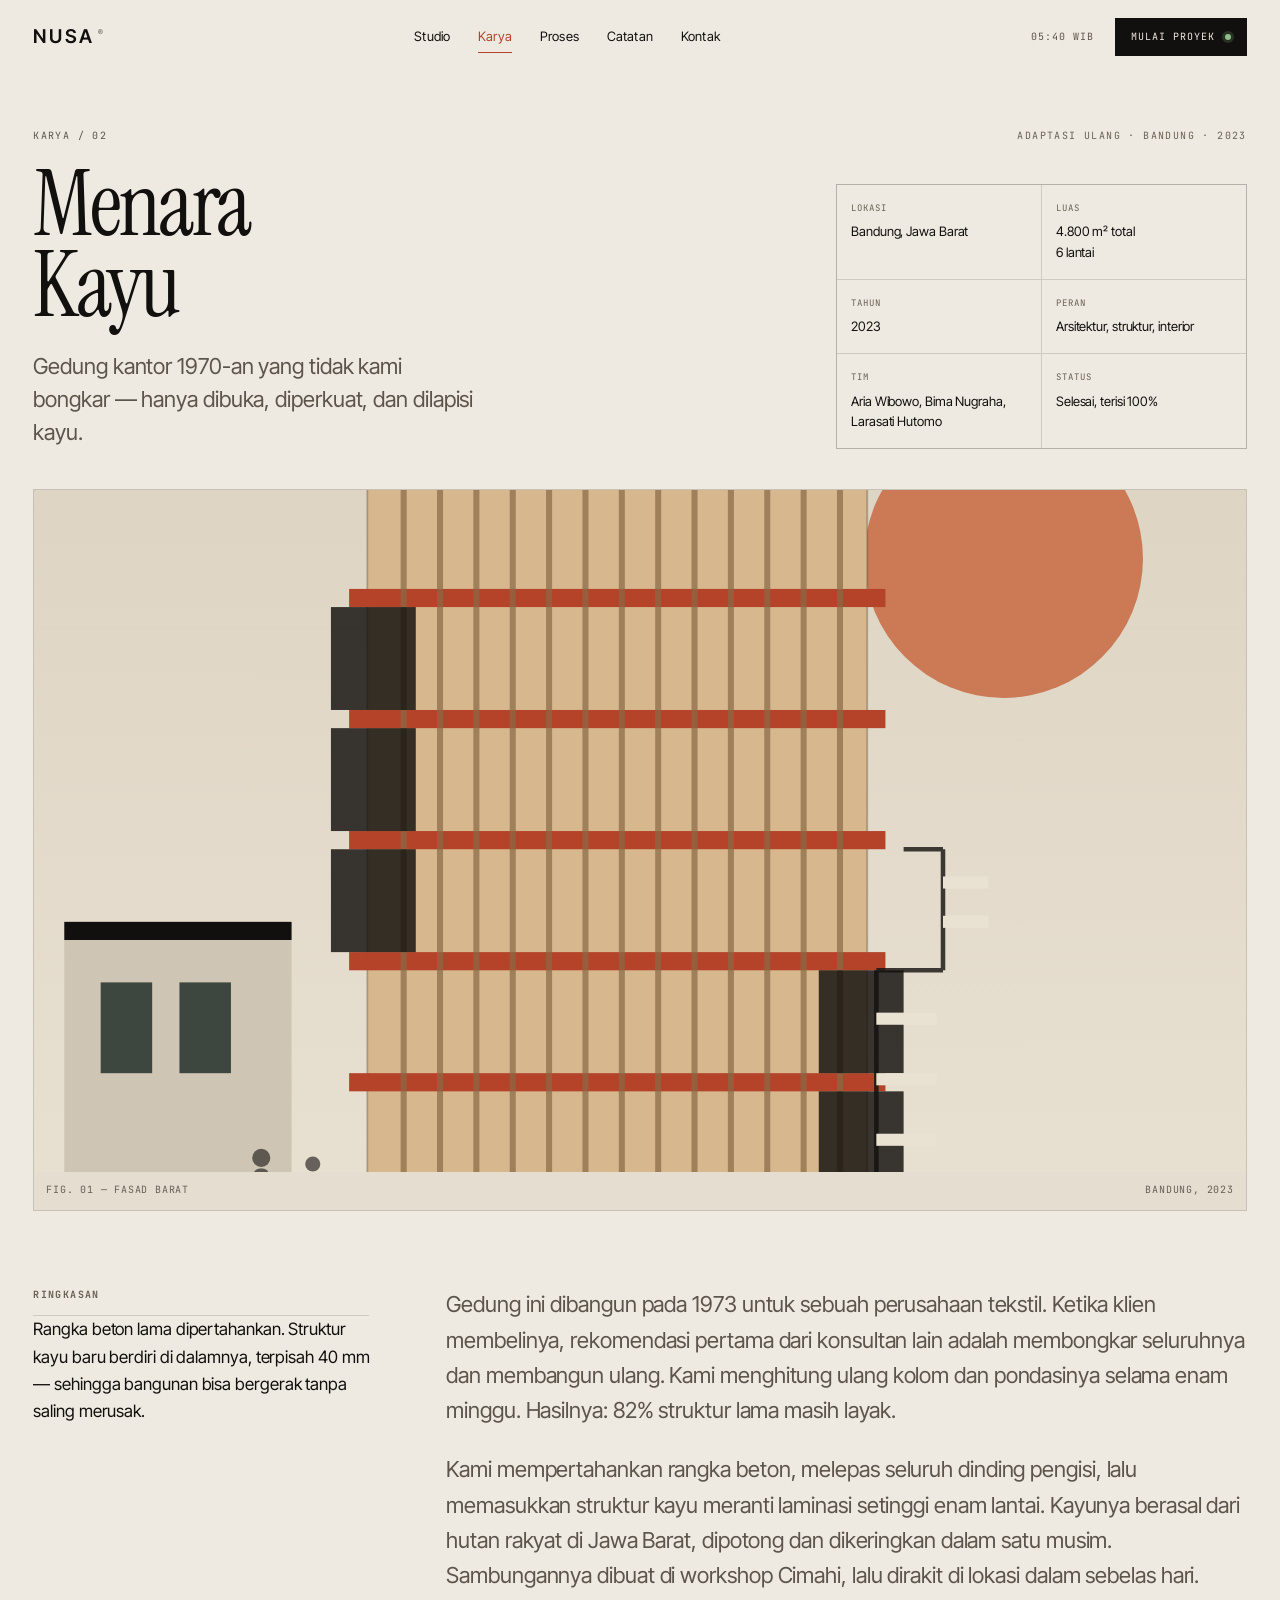
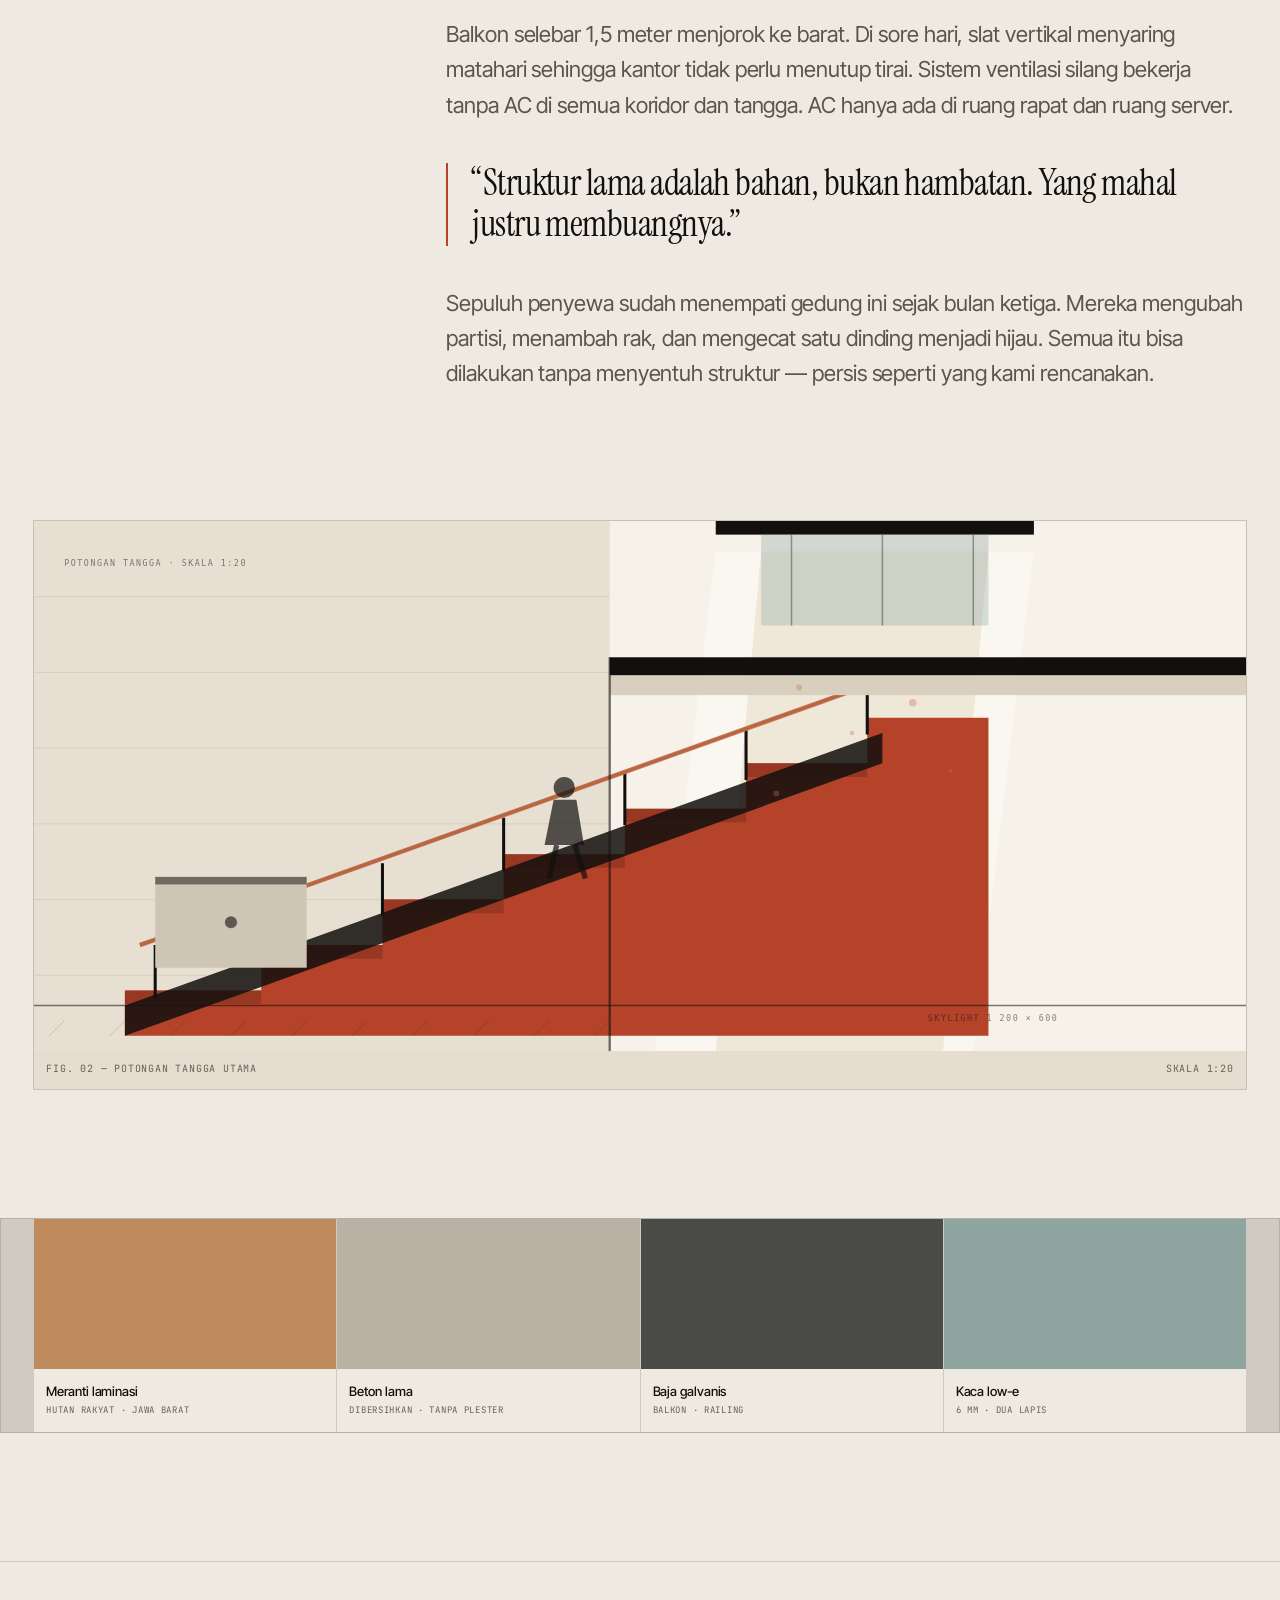
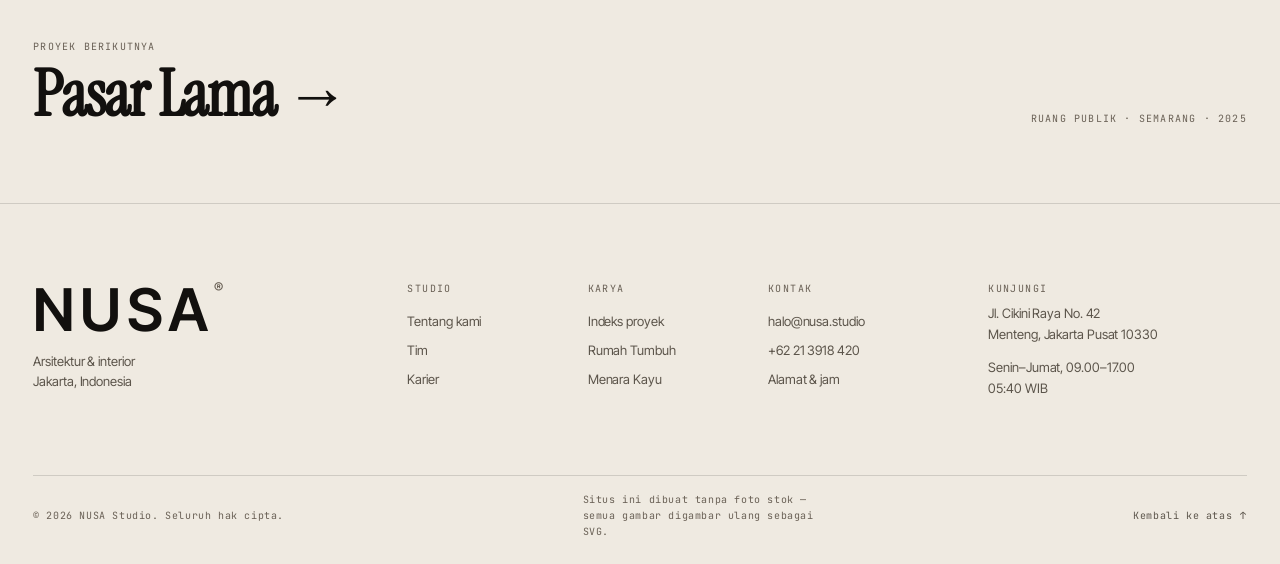
<file: projects/menara-kayu.html>
<!doctype html>
<html lang="id">
<head>
  <meta charset="utf-8">
  <meta name="viewport" content="width=device-width, initial-scale=1">
  <title>Menara Kayu — NUSA</title>
  <meta name="description" content="Menara Kayu: adaptasi ulang gedung kantor 1970-an di Bandung menjadi struktur kayu enam lantai. Selesai 2023.">
  <link rel="canonical" href="https://nusa.studio/projects/menara-kayu.html">
  <meta name="theme-color" content="#EFEAE1">
  <meta property="og:type" content="article">
  <meta property="og:site_name" content="NUSA">
  <meta property="og:url" content="https://nusa.studio/projects/menara-kayu.html">
  <meta property="og:locale" content="id_ID">
  <meta property="og:title" content="Menara Kayu — NUSA">
  <meta property="og:description" content="Gedung kantor 1970-an yang tidak kami bongkar. Bandung, 2023.">
  <meta property="og:image" content="https://nusa.studio/assets/img/proj-kayu.png">
  <meta property="og:image:width" content="800">
  <meta property="og:image:height" content="600">
  <meta property="og:image:alt" content="Menara Kayu — adaptasi ulang gedung kantor di Bandung.">
  <meta name="twitter:card" content="summary_large_image">
  <meta name="twitter:title" content="Menara Kayu — NUSA">
  <meta name="twitter:description" content="Gedung kantor 1970-an yang tidak kami bongkar. Bandung, 2023.">
  <meta name="twitter:image" content="https://nusa.studio/assets/img/proj-kayu.png">
  <link rel="icon" href="../assets/img/favicon.svg" type="image/svg+xml">
  <link rel="preconnect" href="https://fonts.googleapis.com">
  <link rel="preconnect" href="https://fonts.gstatic.com" crossorigin>
  <link href="https://fonts.googleapis.com/css2?family=Instrument+Serif:ital@0;1&family=Inter+Tight:wght@300;400;500;600&family=JetBrains+Mono:wght@400;500&display=swap" rel="stylesheet">
  <link rel="stylesheet" href="../assets/css/main.css">
  <noscript><style>[data-loader]{display:none!important}</style></noscript>
</head>

<body data-page="projects">
  <a class="skip" href="#main">Lewati ke konten utama</a>

  <header class="head" data-head>
    <div class="head__inner">
      <a class="brand" href="../index.html" aria-label="NUSA — beranda">
        <span class="brand__mark">NUSA</span><span class="brand__sup" aria-hidden="true">®</span>
      </a>
      <nav class="head__nav" aria-label="Navigasi utama">
        <a href="../studio.html" data-nav="studio">Studio</a>
        <a href="../projects.html" data-nav="projects">Karya</a>
        <a href="../index.html#proses" data-nav="process">Proses</a>
        <a href="../index.html#catatan" data-nav="notes">Catatan</a>
        <a href="../contact.html" data-nav="contact">Kontak</a>
      </nav>
      <div class="head__aside">
        <span class="clock" data-clock aria-label="Waktu Jakarta">--:-- WIB</span>
        <a class="head__cta" href="../contact.html"><span>Mulai proyek</span><span class="head__cta-dot" aria-hidden="true"></span></a>
        <button class="burger" type="button" data-menu-toggle aria-expanded="false" aria-controls="menu">
          <span class="burger__label">Menu</span>
          <span class="burger__bars" aria-hidden="true"><i></i><i></i></span>
        </button>
      </div>
    </div>
  </header>

  <div class="menu" id="menu" data-menu hidden>
    <div class="menu__inner">
      <nav class="menu__nav" aria-label="Navigasi seluler">
        <a href="../studio.html"><span class="menu__idx">01</span>Studio</a>
        <a href="../projects.html"><span class="menu__idx">02</span>Karya</a>
        <a href="../index.html#proses"><span class="menu__idx">03</span>Proses</a>
        <a href="../index.html#catatan"><span class="menu__idx">04</span>Catatan</a>
        <a href="../contact.html"><span class="menu__idx">05</span>Kontak</a>
      </nav>
      <div class="menu__foot">
        <p>Jl. Cikini Raya 42<br>Menteng, Jakarta Pusat</p>
        <p><a href="mailto:halo@nusa.studio">halo@nusa.studio</a><br>+62 21 3918 420</p>
        <p class="menu__time"><span data-clock>--:-- WIB</span></p>
      </div>
    </div>
  </div>

  <main id="main" tabindex="-1">
    <section class="case-top">
      <p class="eyebrow eyebrow--split"><span><a href="../projects.html">Karya</a> / 02</span><span>Adaptasi ulang · Bandung · 2023</span></p>
      <div class="case-top__grid">
        <div>
          <h1 class="case-top__title">Menara<br>Kayu</h1>
          <p class="case-top__lede">Gedung kantor 1970-an yang tidak kami bongkar — hanya dibuka, diperkuat, dan dilapisi kayu.</p>
        </div>
        <dl class="case-facts">
          <div><dt>Lokasi</dt><dd>Bandung, Jawa Barat</dd></div>
          <div><dt>Luas</dt><dd>4.800 m² total<br>6 lantai</dd></div>
          <div><dt>Tahun</dt><dd>2023</dd></div>
          <div><dt>Peran</dt><dd>Arsitektur, struktur, interior</dd></div>
          <div><dt>Tim</dt><dd>Aria Wibowo, Bima Nugraha, Larasati Hutomo</dd></div>
          <div><dt>Status</dt><dd>Selesai, terisi 100%</dd></div>
        </dl>
      </div>
    </section>

    <div class="case-media">
      <figure>
        <img src="../assets/img/proj-kayu.svg" width="800" height="600" alt="Fasad Menara Kayu: enam lantai slat kayu meranti dengan balkon baja dan tangga luar.">
        <figcaption><span>Fig. 01 — Fasad barat</span><span>Bandung, 2023</span></figcaption>
      </figure>
    </div>

    <section class="case-body">
      <aside class="case-body__side">
        <h2>Ringkasan</h2>
        <p>Rangka beton lama dipertahankan. Struktur kayu baru berdiri di dalamnya, terpisah 40 mm — sehingga bangunan bisa bergerak tanpa saling merusak.</p>
      </aside>
      <div class="case-body__main">
        <p>Gedung ini dibangun pada 1973 untuk sebuah perusahaan tekstil. Ketika klien membelinya, rekomendasi pertama dari konsultan lain adalah membongkar seluruhnya dan membangun ulang. Kami menghitung ulang kolom dan pondasinya selama enam minggu. Hasilnya: 82% struktur lama masih layak.</p>
        <p>Kami mempertahankan rangka beton, melepas seluruh dinding pengisi, lalu memasukkan struktur kayu meranti laminasi setinggi enam lantai. Kayunya berasal dari hutan rakyat di Jawa Barat, dipotong dan dikeringkan dalam satu musim. Sambungannya dibuat di workshop Cimahi, lalu dirakit di lokasi dalam sebelas hari.</p>
        <p>Balkon selebar 1,5 meter menjorok ke barat. Di sore hari, slat vertikal menyaring matahari sehingga kantor tidak perlu menutup tirai. Sistem ventilasi silang bekerja tanpa AC di semua koridor dan tangga. AC hanya ada di ruang rapat dan ruang server.</p>
        <blockquote class="pull">“Struktur lama adalah bahan, bukan hambatan. Yang mahal justru membuangnya.”</blockquote>
        <p>Sepuluh penyewa sudah menempati gedung ini sejak bulan ketiga. Mereka mengubah partisi, menambah rak, dan mengecat satu dinding menjadi hijau. Semua itu bisa dilakukan tanpa menyentuh struktur — persis seperti yang kami rencanakan.</p>
      </div>
    </section>

    <div class="case-gallery case-gallery--single">
      <figure>
        <img src="../assets/img/detail-tangga.svg" width="1600" height="700" alt="Potongan tangga Menara Kayu: anak tangga kayu, railing baja, dan skylight di atas." loading="lazy">
        <figcaption><span>Fig. 02 — Potongan tangga utama</span><span>Skala 1:20</span></figcaption>
      </figure>
    </div>

    <div class="palette" aria-label="Palet material proyek">
      <div class="swatch"><i style="--c:#C08B5C"></i><b>Meranti laminasi</b><small>Hutan rakyat · Jawa Barat</small></div>
      <div class="swatch"><i style="--c:#B9B1A3"></i><b>Beton lama</b><small>Dibersihkan · tanpa plester</small></div>
      <div class="swatch"><i style="--c:#4A4A46"></i><b>Baja galvanis</b><small>Balkon · railing</small></div>
      <div class="swatch"><i style="--c:#8FA6A0"></i><b>Kaca low-e</b><small>6 mm · dua lapis</small></div>
    </div>

    <section class="case-next">
      <div class="case-next__inner">
        <div>
          <p class="case-next__label">Proyek berikutnya</p>
          <a href="pasar-lama.html"><h2 class="case-next__title">Pasar Lama <span aria-hidden="true">→</span></h2></a>
        </div>
        <p class="case-next__label">Ruang publik · Semarang · 2025</p>
      </div>
    </section>
  </main>

  <footer class="foot" aria-label="Kaki halaman">
    <div class="foot__top">
      <div class="foot__brand">
        <p class="foot__mark">NUSA<span aria-hidden="true">®</span></p>
        <p class="foot__tag">Arsitektur &amp; interior<br>Jakarta, Indonesia</p>
      </div>
      <nav class="foot__nav" aria-label="Navigasi kaki halaman">
        <div>
          <h2 class="foot__hd">Studio</h2>
          <a href="../studio.html">Tentang kami</a>
          <a href="../studio.html#tim">Tim</a>
          <a href="../studio.html#karir">Karier</a>
        </div>
        <div>
          <h2 class="foot__hd">Karya</h2>
          <a href="../projects.html">Indeks proyek</a>
          <a href="rumah-tumbuh.html">Rumah Tumbuh</a>
          <a href="menara-kayu.html">Menara Kayu</a>
        </div>
        <div>
          <h2 class="foot__hd">Kontak</h2>
          <a href="mailto:halo@nusa.studio">halo@nusa.studio</a>
          <a href="tel:+62213918420">+62 21 3918 420</a>
          <a href="../contact.html">Alamat &amp; jam</a>
        </div>
      </nav>
      <div class="foot__visit">
        <h2 class="foot__hd">Kunjungi</h2>
        <p>Jl. Cikini Raya No. 42<br>Menteng, Jakarta Pusat 10330</p>
        <p>Senin–Jumat, 09.00–17.00<br><span data-clock>--:-- WIB</span></p>
      </div>
    </div>
    <div class="foot__bottom">
      <p>© <span data-year>2026</span> NUSA Studio. Seluruh hak cipta.</p>
      <p class="foot__credit">Situs ini dibuat tanpa foto stok — semua gambar digambar ulang sebagai SVG.</p>
      <a class="foot__top-link" href="#main">Kembali ke atas <span aria-hidden="true">↑</span></a>
    </div>
  </footer>

  <div class="cursor" data-cursor aria-hidden="true">
    <span class="cursor__dot"></span>
    <span class="cursor__coords" data-cursor-coords>0 / 0</span>
  </div>

  <script src="../assets/js/app.js" defer></script>
</body>
</html>
</file>
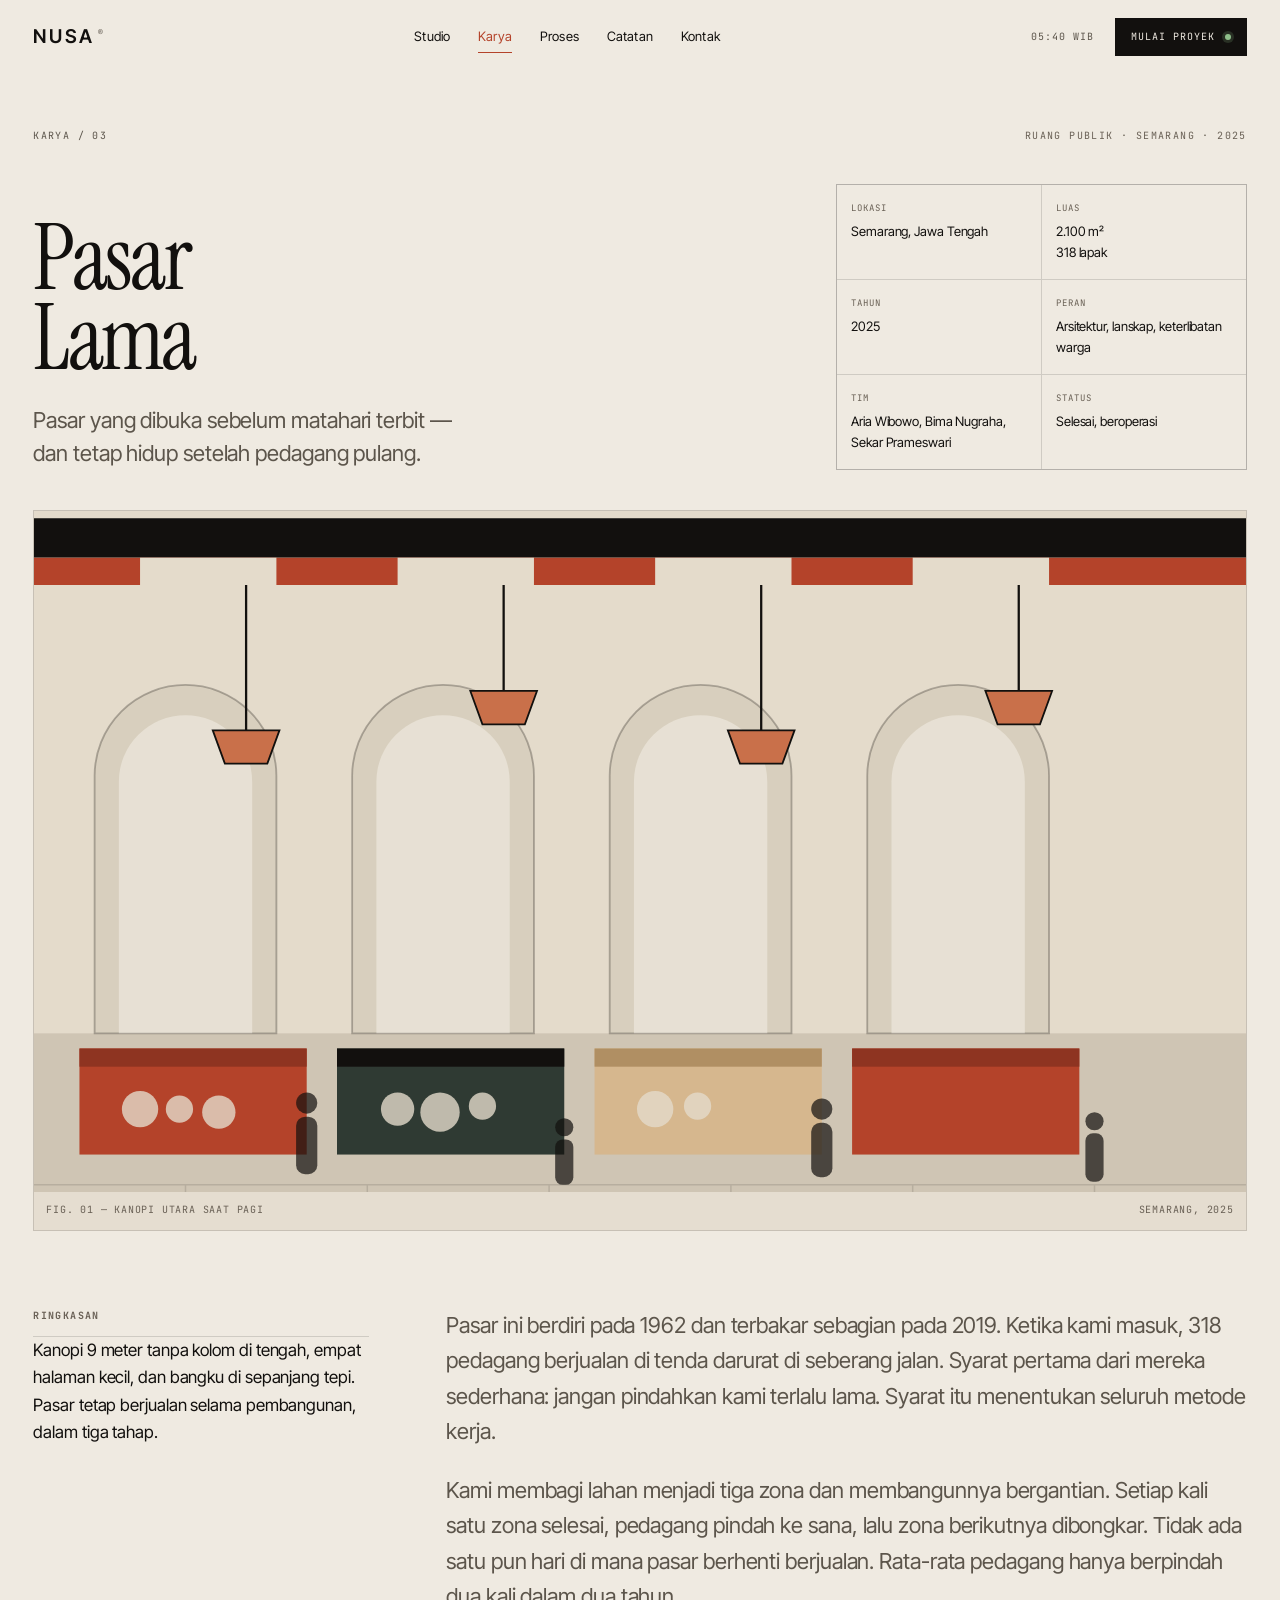
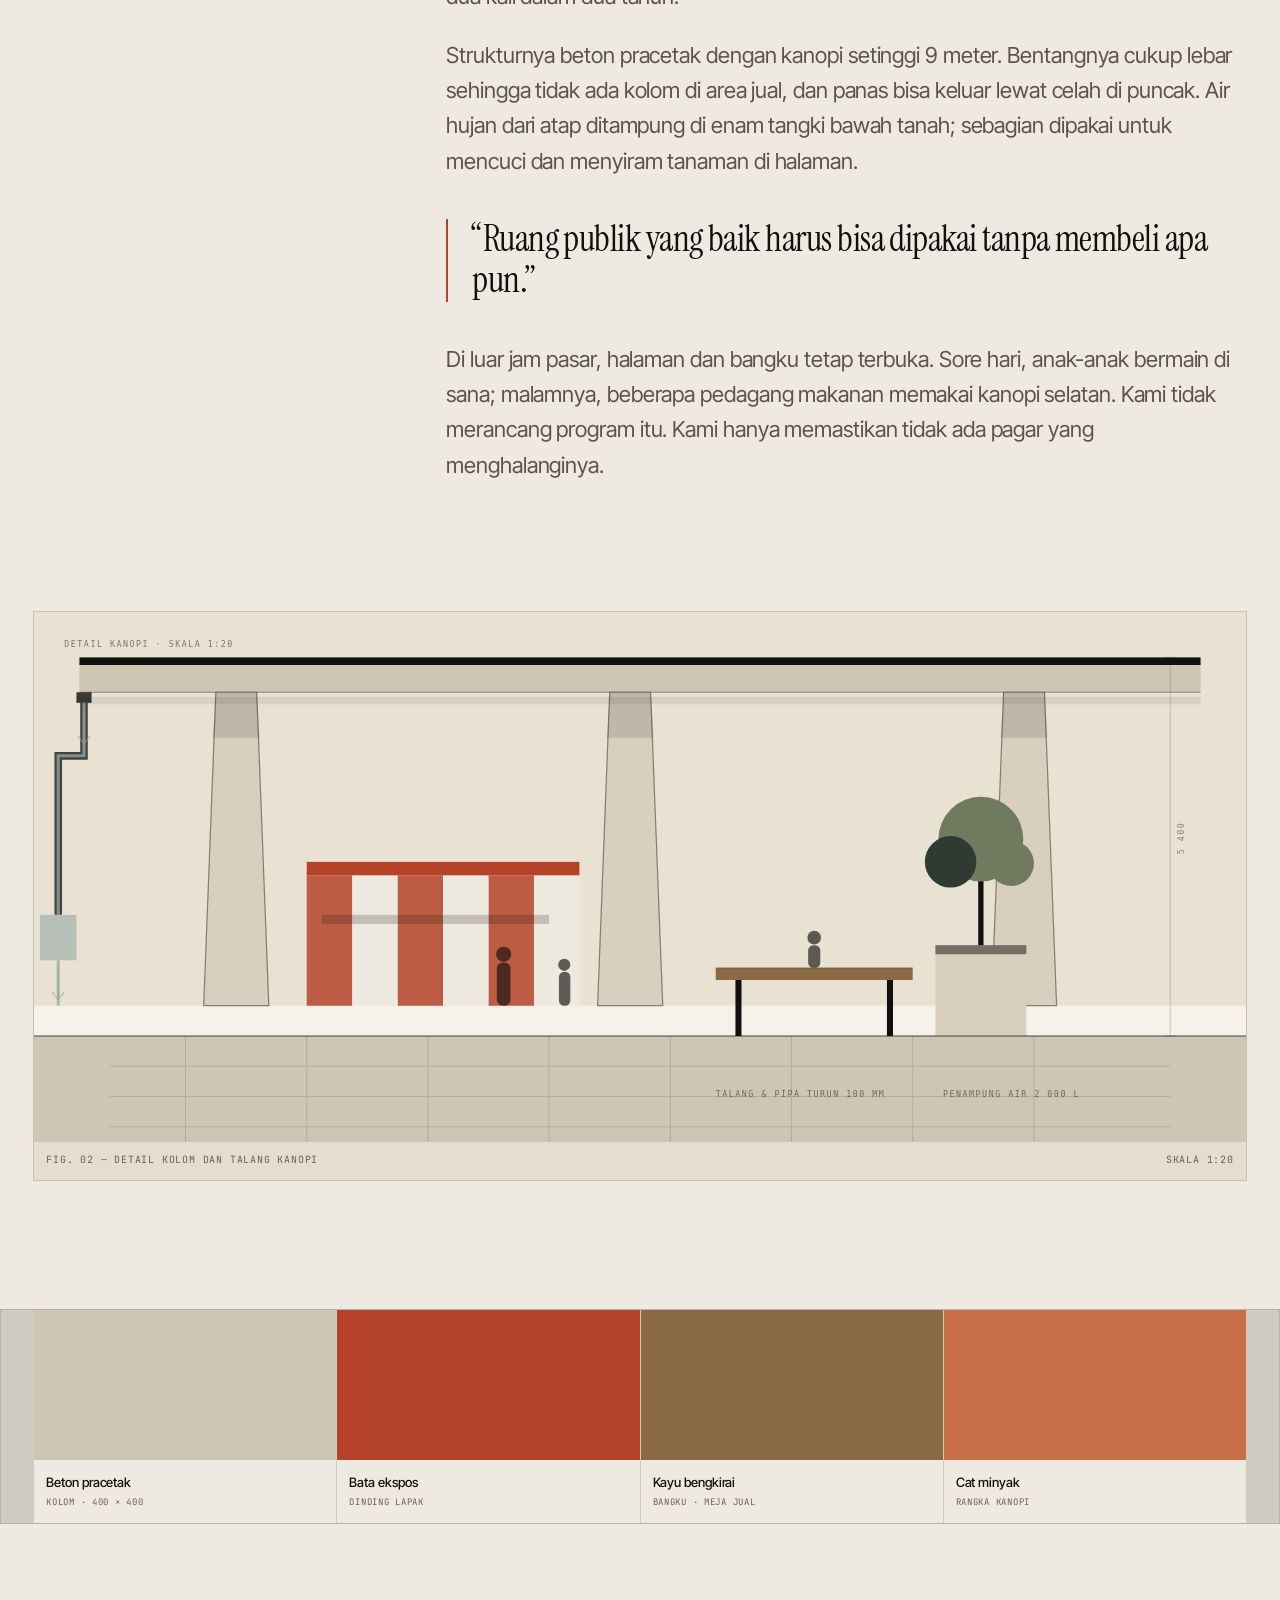
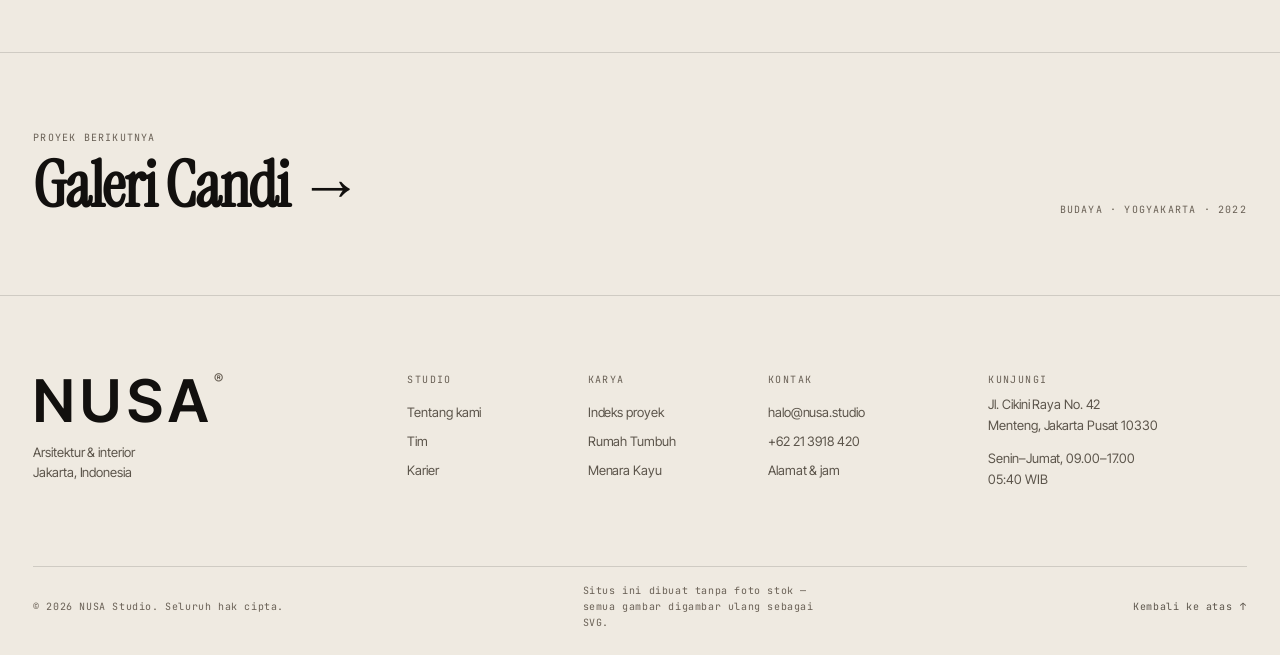
<file: projects/pasar-lama.html>
<!doctype html>
<html lang="id">
<head>
  <meta charset="utf-8">
  <meta name="viewport" content="width=device-width, initial-scale=1">
  <title>Pasar Lama — NUSA</title>
  <meta name="description" content="Pasar Lama: revitalisasi pasar 1962 di Semarang menjadi ruang publik beratap yang terbuka 24 jam. Selesai 2025.">
  <link rel="canonical" href="https://nusa.studio/projects/pasar-lama.html">
  <meta name="theme-color" content="#EFEAE1">
  <meta property="og:type" content="article">
  <meta property="og:site_name" content="NUSA">
  <meta property="og:url" content="https://nusa.studio/projects/pasar-lama.html">
  <meta property="og:locale" content="id_ID">
  <meta property="og:title" content="Pasar Lama — NUSA">
  <meta property="og:description" content="Pasar yang dibuka sebelum matahari terbit. Semarang, 2025.">
  <meta property="og:image" content="https://nusa.studio/assets/img/proj-pasar.png">
  <meta property="og:image:width" content="800">
  <meta property="og:image:height" content="600">
  <meta property="og:image:alt" content="Pasar Lama — revitalisasi pasar di Semarang.">
  <meta name="twitter:card" content="summary_large_image">
  <meta name="twitter:title" content="Pasar Lama — NUSA">
  <meta name="twitter:description" content="Pasar yang dibuka sebelum matahari terbit. Semarang, 2025.">
  <meta name="twitter:image" content="https://nusa.studio/assets/img/proj-pasar.png">
  <link rel="icon" href="../assets/img/favicon.svg" type="image/svg+xml">
  <link rel="preconnect" href="https://fonts.googleapis.com">
  <link rel="preconnect" href="https://fonts.gstatic.com" crossorigin>
  <link href="https://fonts.googleapis.com/css2?family=Instrument+Serif:ital@0;1&family=Inter+Tight:wght@300;400;500;600&family=JetBrains+Mono:wght@400;500&display=swap" rel="stylesheet">
  <link rel="stylesheet" href="../assets/css/main.css">
  <noscript><style>[data-loader]{display:none!important}</style></noscript>
</head>

<body data-page="projects">
  <a class="skip" href="#main">Lewati ke konten utama</a>

  <header class="head" data-head>
    <div class="head__inner">
      <a class="brand" href="../index.html" aria-label="NUSA — beranda">
        <span class="brand__mark">NUSA</span><span class="brand__sup" aria-hidden="true">®</span>
      </a>
      <nav class="head__nav" aria-label="Navigasi utama">
        <a href="../studio.html" data-nav="studio">Studio</a>
        <a href="../projects.html" data-nav="projects">Karya</a>
        <a href="../index.html#proses" data-nav="process">Proses</a>
        <a href="../index.html#catatan" data-nav="notes">Catatan</a>
        <a href="../contact.html" data-nav="contact">Kontak</a>
      </nav>
      <div class="head__aside">
        <span class="clock" data-clock aria-label="Waktu Jakarta">--:-- WIB</span>
        <a class="head__cta" href="../contact.html"><span>Mulai proyek</span><span class="head__cta-dot" aria-hidden="true"></span></a>
        <button class="burger" type="button" data-menu-toggle aria-expanded="false" aria-controls="menu">
          <span class="burger__label">Menu</span>
          <span class="burger__bars" aria-hidden="true"><i></i><i></i></span>
        </button>
      </div>
    </div>
  </header>

  <div class="menu" id="menu" data-menu hidden>
    <div class="menu__inner">
      <nav class="menu__nav" aria-label="Navigasi seluler">
        <a href="../studio.html"><span class="menu__idx">01</span>Studio</a>
        <a href="../projects.html"><span class="menu__idx">02</span>Karya</a>
        <a href="../index.html#proses"><span class="menu__idx">03</span>Proses</a>
        <a href="../index.html#catatan"><span class="menu__idx">04</span>Catatan</a>
        <a href="../contact.html"><span class="menu__idx">05</span>Kontak</a>
      </nav>
      <div class="menu__foot">
        <p>Jl. Cikini Raya 42<br>Menteng, Jakarta Pusat</p>
        <p><a href="mailto:halo@nusa.studio">halo@nusa.studio</a><br>+62 21 3918 420</p>
        <p class="menu__time"><span data-clock>--:-- WIB</span></p>
      </div>
    </div>
  </div>

  <main id="main" tabindex="-1">
    <section class="case-top">
      <p class="eyebrow eyebrow--split"><span><a href="../projects.html">Karya</a> / 03</span><span>Ruang publik · Semarang · 2025</span></p>
      <div class="case-top__grid">
        <div>
          <h1 class="case-top__title">Pasar<br>Lama</h1>
          <p class="case-top__lede">Pasar yang dibuka sebelum matahari terbit — dan tetap hidup setelah pedagang pulang.</p>
        </div>
        <dl class="case-facts">
          <div><dt>Lokasi</dt><dd>Semarang, Jawa Tengah</dd></div>
          <div><dt>Luas</dt><dd>2.100 m²<br>318 lapak</dd></div>
          <div><dt>Tahun</dt><dd>2025</dd></div>
          <div><dt>Peran</dt><dd>Arsitektur, lanskap, keterlibatan warga</dd></div>
          <div><dt>Tim</dt><dd>Aria Wibowo, Bima Nugraha, Sekar Prameswari</dd></div>
          <div><dt>Status</dt><dd>Selesai, beroperasi</dd></div>
        </dl>
      </div>
    </section>

    <div class="case-media">
      <figure>
        <img src="../assets/img/proj-pasar.svg" width="800" height="600" alt="Kanopi Pasar Lama dengan lengkung beton berulang, lampu gantung, dan deretan lapak pedagang.">
        <figcaption><span>Fig. 01 — Kanopi utara saat pagi</span><span>Semarang, 2025</span></figcaption>
      </figure>
    </div>

    <section class="case-body">
      <aside class="case-body__side">
        <h2>Ringkasan</h2>
        <p>Kanopi 9 meter tanpa kolom di tengah, empat halaman kecil, dan bangku di sepanjang tepi. Pasar tetap berjualan selama pembangunan, dalam tiga tahap.</p>
      </aside>
      <div class="case-body__main">
        <p>Pasar ini berdiri pada 1962 dan terbakar sebagian pada 2019. Ketika kami masuk, 318 pedagang berjualan di tenda darurat di seberang jalan. Syarat pertama dari mereka sederhana: jangan pindahkan kami terlalu lama. Syarat itu menentukan seluruh metode kerja.</p>
        <p>Kami membagi lahan menjadi tiga zona dan membangunnya bergantian. Setiap kali satu zona selesai, pedagang pindah ke sana, lalu zona berikutnya dibongkar. Tidak ada satu pun hari di mana pasar berhenti berjualan. Rata-rata pedagang hanya berpindah dua kali dalam dua tahun.</p>
        <p>Strukturnya beton pracetak dengan kanopi setinggi 9 meter. Bentangnya cukup lebar sehingga tidak ada kolom di area jual, dan panas bisa keluar lewat celah di puncak. Air hujan dari atap ditampung di enam tangki bawah tanah; sebagian dipakai untuk mencuci dan menyiram tanaman di halaman.</p>
        <blockquote class="pull">“Ruang publik yang baik harus bisa dipakai tanpa membeli apa pun.”</blockquote>
        <p>Di luar jam pasar, halaman dan bangku tetap terbuka. Sore hari, anak-anak bermain di sana; malamnya, beberapa pedagang makanan memakai kanopi selatan. Kami tidak merancang program itu. Kami hanya memastikan tidak ada pagar yang menghalanginya.</p>
      </div>
    </section>

    <div class="case-gallery case-gallery--single">
      <figure>
        <img src="../assets/img/detail-kanopi.svg" width="1600" height="700" alt="Detail kanopi Pasar Lama: kolom beton meruncing, talang, pipa turun, bangku, dan pohon di planter." loading="lazy">
        <figcaption><span>Fig. 02 — Detail kolom dan talang kanopi</span><span>Skala 1:20</span></figcaption>
      </figure>
    </div>

    <div class="palette" aria-label="Palet material proyek">
      <div class="swatch"><i style="--c:#CFC5B4"></i><b>Beton pracetak</b><small>Kolom · 400 × 400</small></div>
      <div class="swatch"><i style="--c:#B4432A"></i><b>Bata ekspos</b><small>Dinding lapak</small></div>
      <div class="swatch"><i style="--c:#8A6A45"></i><b>Kayu bengkirai</b><small>Bangku · meja jual</small></div>
      <div class="swatch"><i style="--c:#C9704A"></i><b>Cat minyak</b><small>Rangka kanopi</small></div>
    </div>

    <section class="case-next">
      <div class="case-next__inner">
        <div>
          <p class="case-next__label">Proyek berikutnya</p>
          <a href="galeri-candi.html"><h2 class="case-next__title">Galeri Candi <span aria-hidden="true">→</span></h2></a>
        </div>
        <p class="case-next__label">Budaya · Yogyakarta · 2022</p>
      </div>
    </section>
  </main>

  <footer class="foot" aria-label="Kaki halaman">
    <div class="foot__top">
      <div class="foot__brand">
        <p class="foot__mark">NUSA<span aria-hidden="true">®</span></p>
        <p class="foot__tag">Arsitektur &amp; interior<br>Jakarta, Indonesia</p>
      </div>
      <nav class="foot__nav" aria-label="Navigasi kaki halaman">
        <div>
          <h2 class="foot__hd">Studio</h2>
          <a href="../studio.html">Tentang kami</a>
          <a href="../studio.html#tim">Tim</a>
          <a href="../studio.html#karir">Karier</a>
        </div>
        <div>
          <h2 class="foot__hd">Karya</h2>
          <a href="../projects.html">Indeks proyek</a>
          <a href="rumah-tumbuh.html">Rumah Tumbuh</a>
          <a href="menara-kayu.html">Menara Kayu</a>
        </div>
        <div>
          <h2 class="foot__hd">Kontak</h2>
          <a href="mailto:halo@nusa.studio">halo@nusa.studio</a>
          <a href="tel:+62213918420">+62 21 3918 420</a>
          <a href="../contact.html">Alamat &amp; jam</a>
        </div>
      </nav>
      <div class="foot__visit">
        <h2 class="foot__hd">Kunjungi</h2>
        <p>Jl. Cikini Raya No. 42<br>Menteng, Jakarta Pusat 10330</p>
        <p>Senin–Jumat, 09.00–17.00<br><span data-clock>--:-- WIB</span></p>
      </div>
    </div>
    <div class="foot__bottom">
      <p>© <span data-year>2026</span> NUSA Studio. Seluruh hak cipta.</p>
      <p class="foot__credit">Situs ini dibuat tanpa foto stok — semua gambar digambar ulang sebagai SVG.</p>
      <a class="foot__top-link" href="#main">Kembali ke atas <span aria-hidden="true">↑</span></a>
    </div>
  </footer>

  <div class="cursor" data-cursor aria-hidden="true">
    <span class="cursor__dot"></span>
    <span class="cursor__coords" data-cursor-coords>0 / 0</span>
  </div>

  <script src="../assets/js/app.js" defer></script>
</body>
</html>
</file>
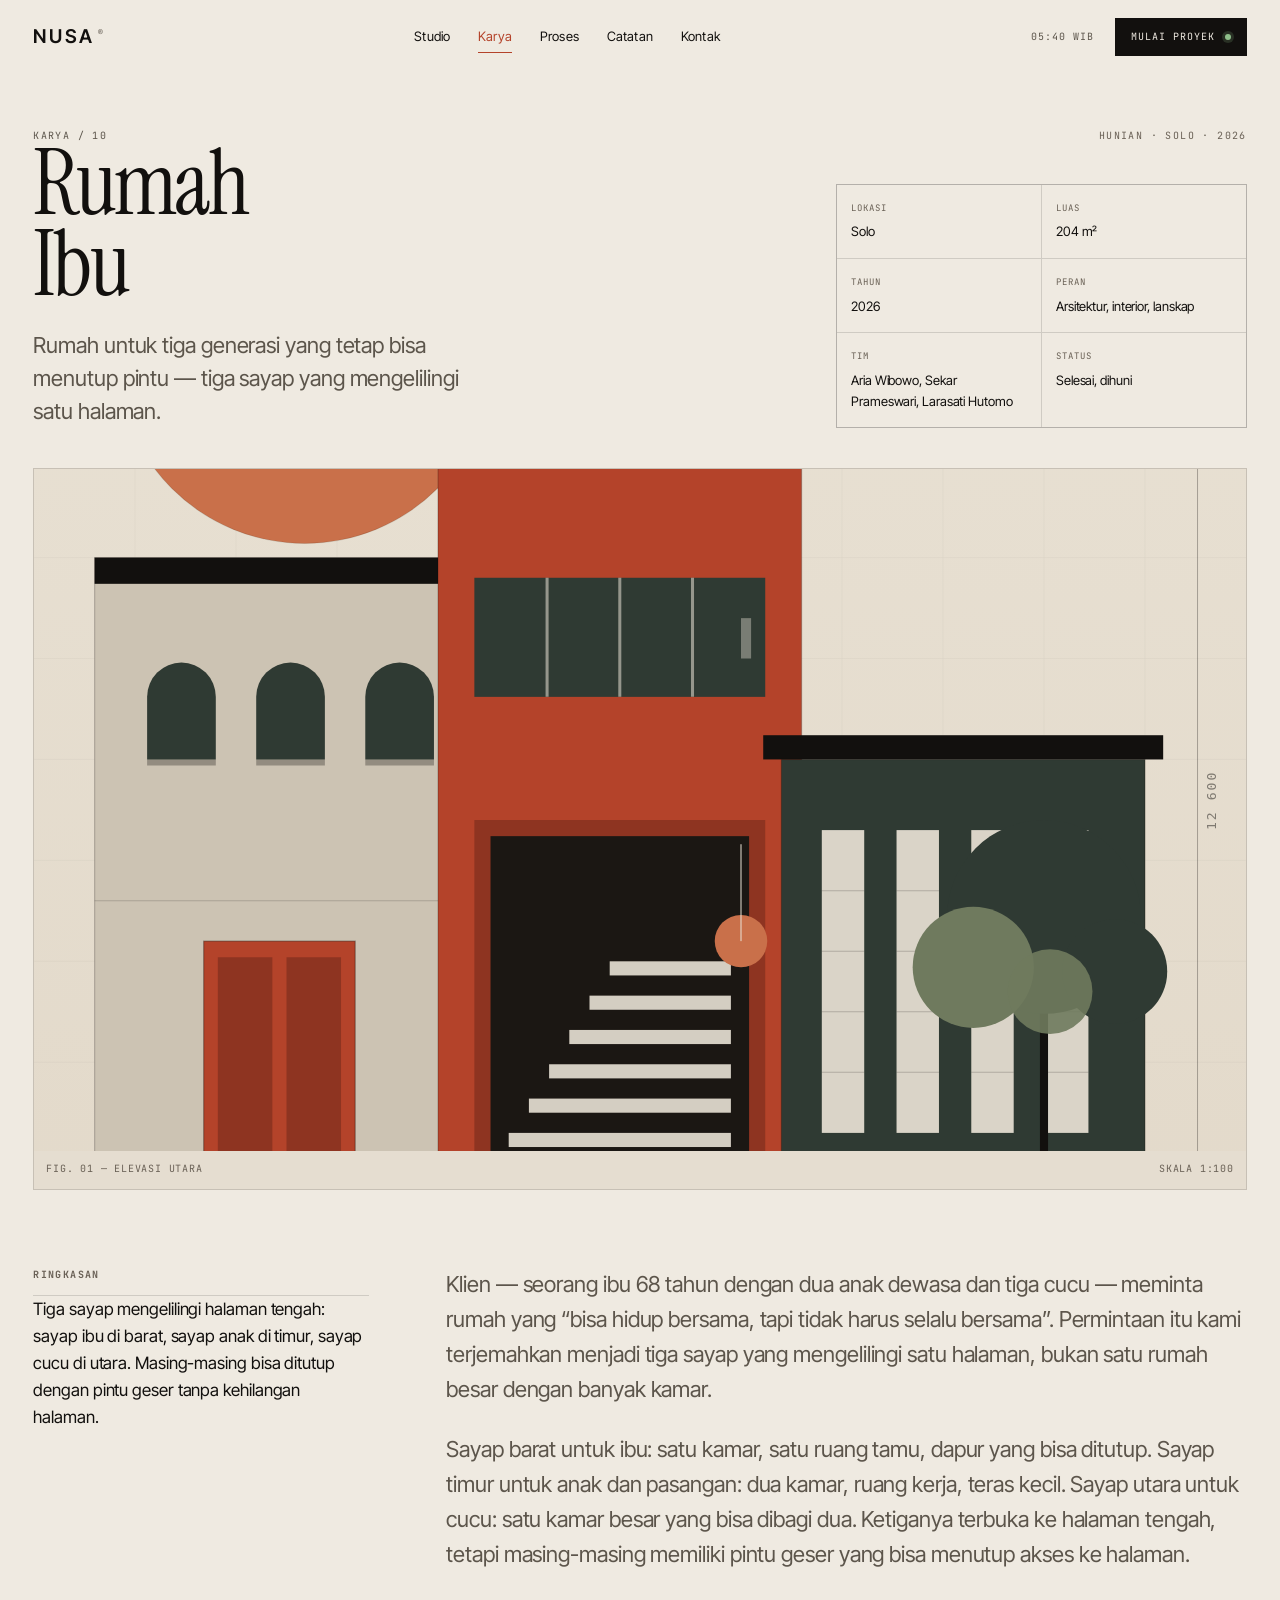
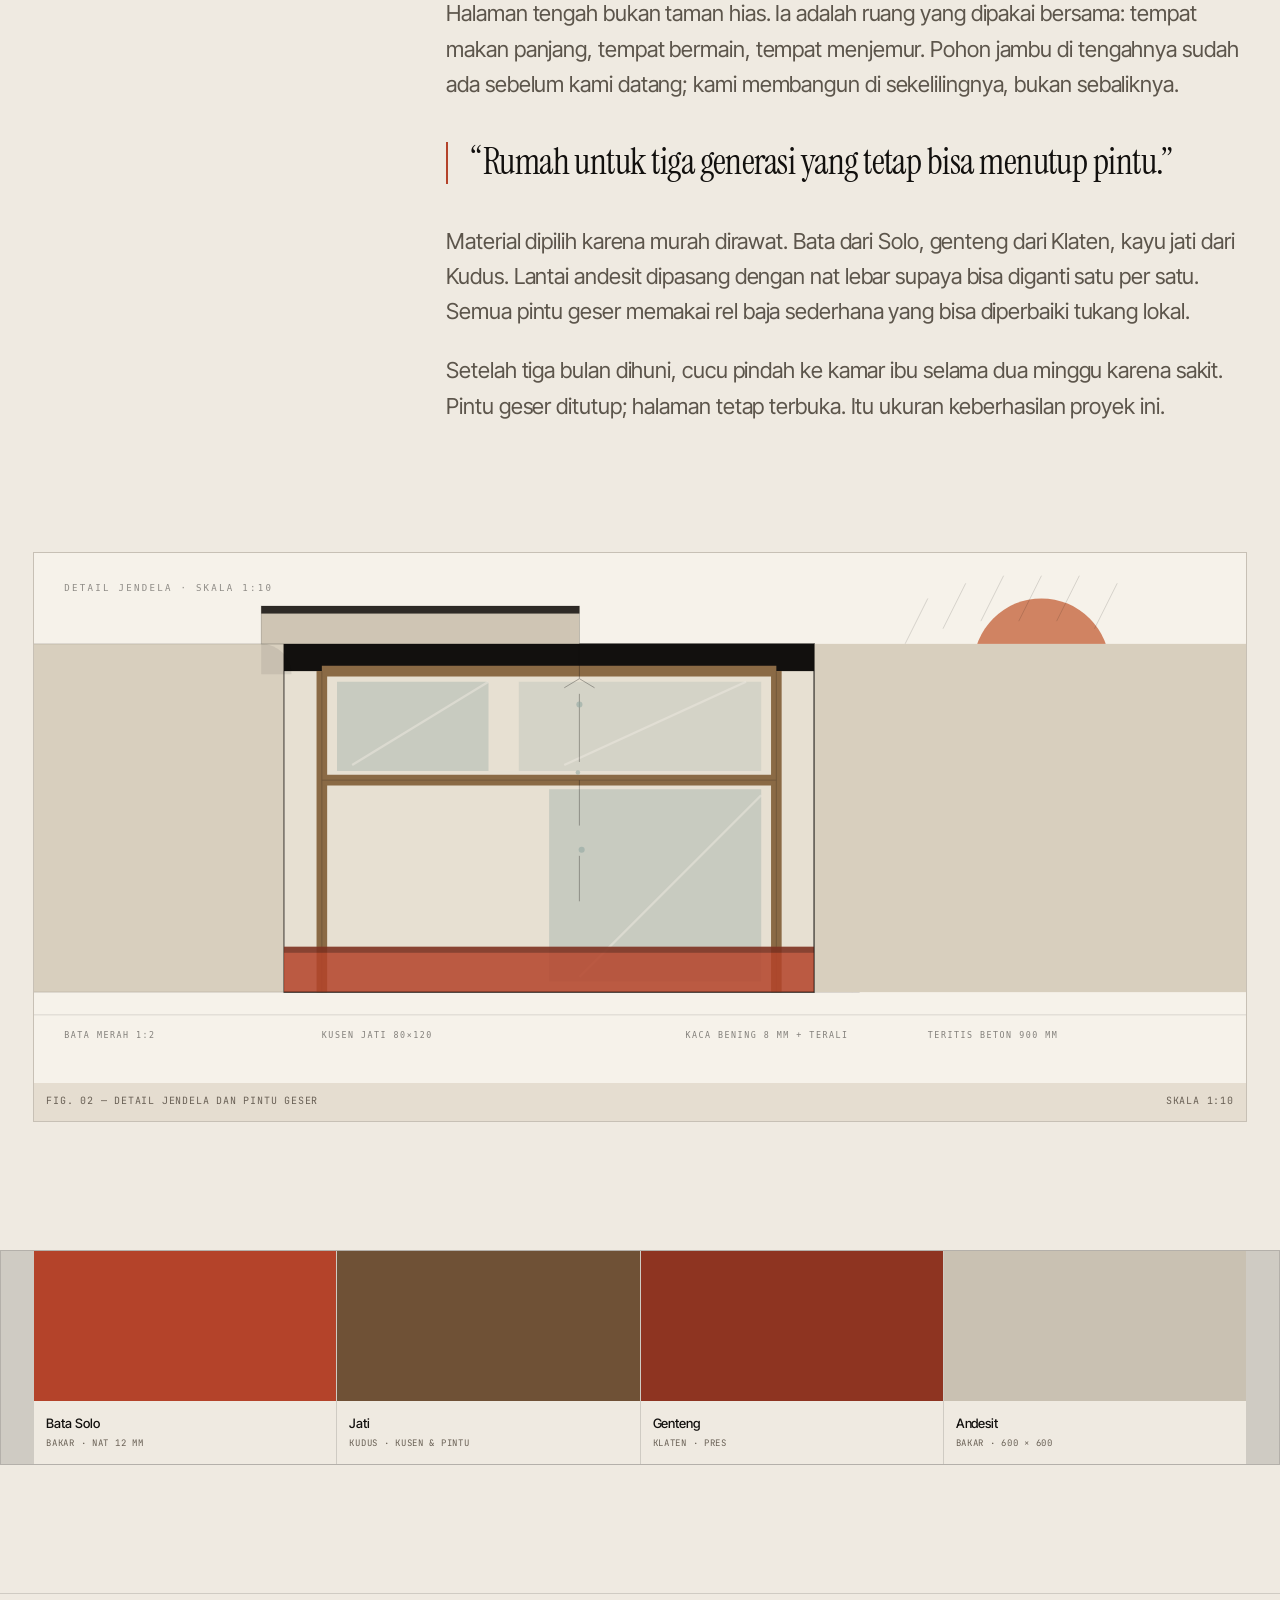
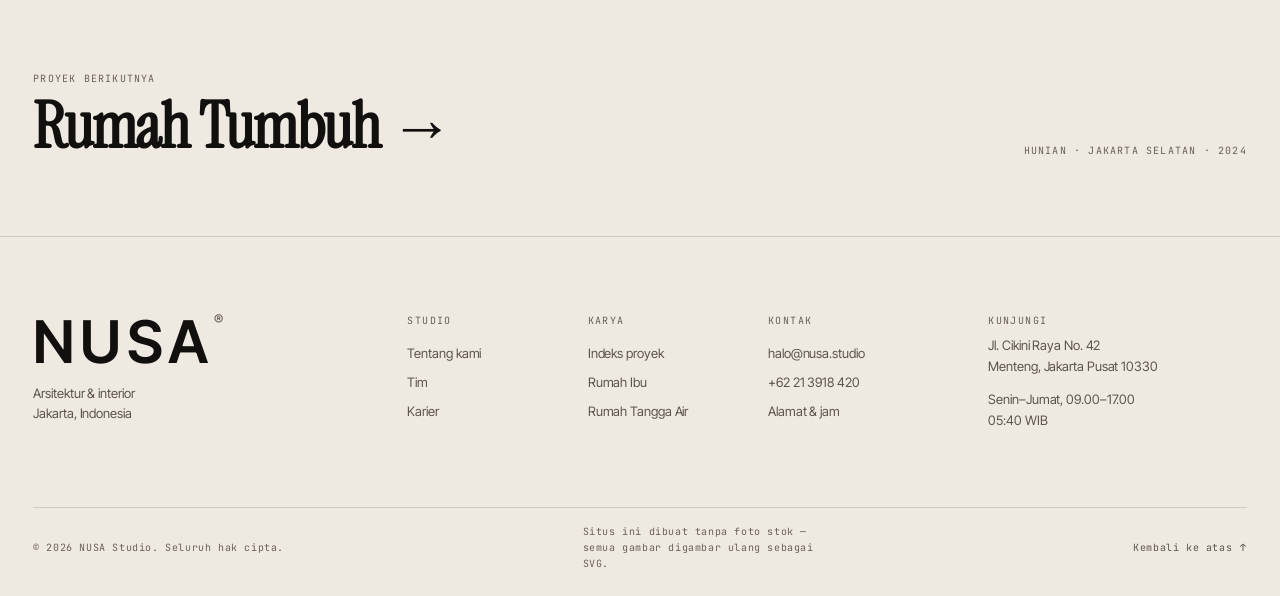
<file: projects/rumah-ibu.html>
<!doctype html>
<html lang="id">
<head>
  <meta charset="utf-8">
  <meta name="viewport" content="width=device-width, initial-scale=1">
  <title>Rumah Ibu — NUSA</title>
  <meta name="description" content="Rumah Ibu: rumah multigenerasi 204 m² di Solo dengan tiga sayap yang mengelilingi halaman. Selesai 2026.">
  <link rel="canonical" href="https://nusa.studio/projects/rumah-ibu.html">
  <meta name="theme-color" content="#EFEAE1">
  <meta property="og:type" content="article">
  <meta property="og:site_name" content="NUSA">
  <meta property="og:url" content="https://nusa.studio/projects/rumah-ibu.html">
  <meta property="og:locale" content="id_ID">
  <meta property="og:title" content="Rumah Ibu — NUSA">
  <meta property="og:description" content="Rumah untuk tiga generasi yang tetap bisa menutup pintu. Solo, 2026.">
  <meta property="og:image" content="https://nusa.studio/assets/img/proj-rumah-ibu.png">
  <meta property="og:image:width" content="800">
  <meta property="og:image:height" content="600">
  <meta property="og:image:alt" content="Rumah Ibu — rumah multigenerasi di Solo.">
  <meta name="twitter:card" content="summary_large_image">
  <meta name="twitter:title" content="Rumah Ibu — NUSA">
  <meta name="twitter:description" content="Rumah untuk tiga generasi yang tetap bisa menutup pintu. Solo, 2026.">
  <meta name="twitter:image" content="https://nusa.studio/assets/img/proj-rumah-ibu.png">
  <link rel="icon" href="../assets/img/favicon.svg" type="image/svg+xml">
  <link rel="preconnect" href="https://fonts.googleapis.com">
  <link rel="preconnect" href="https://fonts.gstatic.com" crossorigin>
  <link href="https://fonts.googleapis.com/css2?family=Instrument+Serif:ital@0;1&family=Inter+Tight:wght@300;400;500;600&family=JetBrains+Mono:wght@400;500&display=swap" rel="stylesheet">
  <link rel="stylesheet" href="../assets/css/main.css">
  <noscript><style>[data-loader]{display:none!important}</style></noscript>
</head>

<body data-page="projects">
  <a class="skip" href="#main">Lewati ke konten utama</a>

  <header class="head" data-head>
    <div class="head__inner">
      <a class="brand" href="../index.html" aria-label="NUSA — beranda">
        <span class="brand__mark">NUSA</span><span class="brand__sup" aria-hidden="true">®</span>
      </a>
      <nav class="head__nav" aria-label="Navigasi utama">
        <a href="../studio.html" data-nav="studio">Studio</a>
        <a href="../projects.html" data-nav="projects">Karya</a>
        <a href="../index.html#proses" data-nav="process">Proses</a>
        <a href="../index.html#catatan" data-nav="notes">Catatan</a>
        <a href="../contact.html" data-nav="contact">Kontak</a>
      </nav>
      <div class="head__aside">
        <span class="clock" data-clock aria-label="Waktu Jakarta">--:-- WIB</span>
        <a class="head__cta" href="../contact.html"><span>Mulai proyek</span><span class="head__cta-dot" aria-hidden="true"></span></a>
        <button class="burger" type="button" data-menu-toggle aria-expanded="false" aria-controls="menu">
          <span class="burger__label">Menu</span>
          <span class="burger__bars" aria-hidden="true"><i></i><i></i></span>
        </button>
      </div>
    </div>
  </header>

  <div class="menu" id="menu" data-menu hidden>
    <div class="menu__inner">
      <nav class="menu__nav" aria-label="Navigasi seluler">
        <a href="../studio.html"><span class="menu__idx">01</span>Studio</a>
        <a href="../projects.html"><span class="menu__idx">02</span>Karya</a>
        <a href="../index.html#proses"><span class="menu__idx">03</span>Proses</a>
        <a href="../index.html#catatan"><span class="menu__idx">04</span>Catatan</a>
        <a href="../contact.html"><span class="menu__idx">05</span>Kontak</a>
      </nav>
      <div class="menu__foot">
        <p>Jl. Cikini Raya 42<br>Menteng, Jakarta Pusat</p>
        <p><a href="mailto:halo@nusa.studio">halo@nusa.studio</a><br>+62 21 3918 420</p>
        <p class="menu__time"><span data-clock>--:-- WIB</span></p>
      </div>
    </div>
  </div>

  <main id="main" tabindex="-1">
    <section class="case-top">
      <p class="eyebrow eyebrow--split"><span><a href="../projects.html">Karya</a> / 10</span><span>Hunian · Solo · 2026</span></p>
      <div class="case-top__grid">
        <div>
          <h1 class="case-top__title">Rumah<br>Ibu</h1>
          <p class="case-top__lede">Rumah untuk tiga generasi yang tetap bisa menutup pintu — tiga sayap yang mengelilingi satu halaman.</p>
        </div>
        <dl class="case-facts">
          <div><dt>Lokasi</dt><dd>Solo</dd></div>
          <div><dt>Luas</dt><dd>204 m²</dd></div>
          <div><dt>Tahun</dt><dd>2026</dd></div>
          <div><dt>Peran</dt><dd>Arsitektur, interior, lanskap</dd></div>
          <div><dt>Tim</dt><dd>Aria Wibowo, Sekar Prameswari, Larasati Hutomo</dd></div>
          <div><dt>Status</dt><dd>Selesai, dihuni</dd></div>
        </dl>
      </div>
    </section>

    <div class="case-media">
      <figure>
        <img src="../assets/img/hero-elevation.svg" width="1200" height="1500" alt="Elevasi Rumah Ibu: tiga sayap bata mengelilingi halaman dengan pohon jambu.">
        <figcaption><span>Fig. 01 — Elevasi utara</span><span>Skala 1:100</span></figcaption>
      </figure>
    </div>

    <section class="case-body">
      <aside class="case-body__side">
        <h2>Ringkasan</h2>
        <p>Tiga sayap mengelilingi halaman tengah: sayap ibu di barat, sayap anak di timur, sayap cucu di utara. Masing-masing bisa ditutup dengan pintu geser tanpa kehilangan halaman.</p>
      </aside>
      <div class="case-body__main">
        <p>Klien — seorang ibu 68 tahun dengan dua anak dewasa dan tiga cucu — meminta rumah yang “bisa hidup bersama, tapi tidak harus selalu bersama”. Permintaan itu kami terjemahkan menjadi tiga sayap yang mengelilingi satu halaman, bukan satu rumah besar dengan banyak kamar.</p>
        <p>Sayap barat untuk ibu: satu kamar, satu ruang tamu, dapur yang bisa ditutup. Sayap timur untuk anak dan pasangan: dua kamar, ruang kerja, teras kecil. Sayap utara untuk cucu: satu kamar besar yang bisa dibagi dua. Ketiganya terbuka ke halaman tengah, tetapi masing-masing memiliki pintu geser yang bisa menutup akses ke halaman.</p>
        <p>Halaman tengah bukan taman hias. Ia adalah ruang yang dipakai bersama: tempat makan panjang, tempat bermain, tempat menjemur. Pohon jambu di tengahnya sudah ada sebelum kami datang; kami membangun di sekelilingnya, bukan sebaliknya.</p>
        <blockquote class="pull">“Rumah untuk tiga generasi yang tetap bisa menutup pintu.”</blockquote>
        <p>Material dipilih karena murah dirawat. Bata dari Solo, genteng dari Klaten, kayu jati dari Kudus. Lantai andesit dipasang dengan nat lebar supaya bisa diganti satu per satu. Semua pintu geser memakai rel baja sederhana yang bisa diperbaiki tukang lokal.</p>
        <p>Setelah tiga bulan dihuni, cucu pindah ke kamar ibu selama dua minggu karena sakit. Pintu geser ditutup; halaman tetap terbuka. Itu ukuran keberhasilan proyek ini.</p>
      </div>
    </section>

    <div class="case-gallery case-gallery--single">
      <figure>
        <img src="../assets/img/detail-jendela.svg" width="1600" height="700" alt="Detail Rumah Ibu: jendela kayu jati, teritis beton, dan pintu geser baja.">
        <figcaption><span>Fig. 02 — Detail jendela dan pintu geser</span><span>Skala 1:10</span></figcaption>
      </figure>
    </div>

    <div class="palette" aria-label="Palet material proyek">
      <div class="swatch"><i style="--c:#B4432A"></i><b>Bata Solo</b><small>Bakar · nat 12 mm</small></div>
      <div class="swatch"><i style="--c:#6F5136"></i><b>Jati</b><small>Kudus · kusen &amp; pintu</small></div>
      <div class="swatch"><i style="--c:#8E3421"></i><b>Genteng</b><small>Klaten · pres</small></div>
      <div class="swatch"><i style="--c:#C9C1B2"></i><b>Andesit</b><small>Bakar · 600 × 600</small></div>
    </div>

    <section class="case-next">
      <div class="case-next__inner">
        <div>
          <p class="case-next__label">Proyek berikutnya</p>
          <a href="rumah-tumbuh.html"><h2 class="case-next__title">Rumah Tumbuh <span aria-hidden="true">→</span></h2></a>
        </div>
        <p class="case-next__label">Hunian · Jakarta Selatan · 2024</p>
      </div>
    </section>
  </main>

  <footer class="foot" aria-label="Kaki halaman">
    <div class="foot__top">
      <div class="foot__brand">
        <p class="foot__mark">NUSA<span aria-hidden="true">®</span></p>
        <p class="foot__tag">Arsitektur &amp; interior<br>Jakarta, Indonesia</p>
      </div>
      <nav class="foot__nav" aria-label="Navigasi kaki halaman">
        <div>
          <h2 class="foot__hd">Studio</h2>
          <a href="../studio.html">Tentang kami</a>
          <a href="../studio.html#tim">Tim</a>
          <a href="../studio.html#karir">Karier</a>
        </div>
        <div>
          <h2 class="foot__hd">Karya</h2>
          <a href="../projects.html">Indeks proyek</a>
          <a href="rumah-ibu.html">Rumah Ibu</a>
          <a href="rumah-tangga-air.html">Rumah Tangga Air</a>
        </div>
        <div>
          <h2 class="foot__hd">Kontak</h2>
          <a href="mailto:halo@nusa.studio">halo@nusa.studio</a>
          <a href="tel:+62213918420">+62 21 3918 420</a>
          <a href="../contact.html">Alamat &amp; jam</a>
        </div>
      </nav>
      <div class="foot__visit">
        <h2 class="foot__hd">Kunjungi</h2>
        <p>Jl. Cikini Raya No. 42<br>Menteng, Jakarta Pusat 10330</p>
        <p>Senin–Jumat, 09.00–17.00<br><span data-clock>--:-- WIB</span></p>
      </div>
    </div>
    <div class="foot__bottom">
      <p>© <span data-year>2026</span> NUSA Studio. Seluruh hak cipta.</p>
      <p class="foot__credit">Situs ini dibuat tanpa foto stok — semua gambar digambar ulang sebagai SVG.</p>
      <a class="foot__top-link" href="#main">Kembali ke atas <span aria-hidden="true">↑</span></a>
    </div>
  </footer>

  <div class="cursor" data-cursor aria-hidden="true">
    <span class="cursor__dot"></span>
    <span class="cursor__coords" data-cursor-coords>0 / 0</span>
  </div>

  <script src="../assets/js/app.js" defer></script>
</body>
</html>
</file>
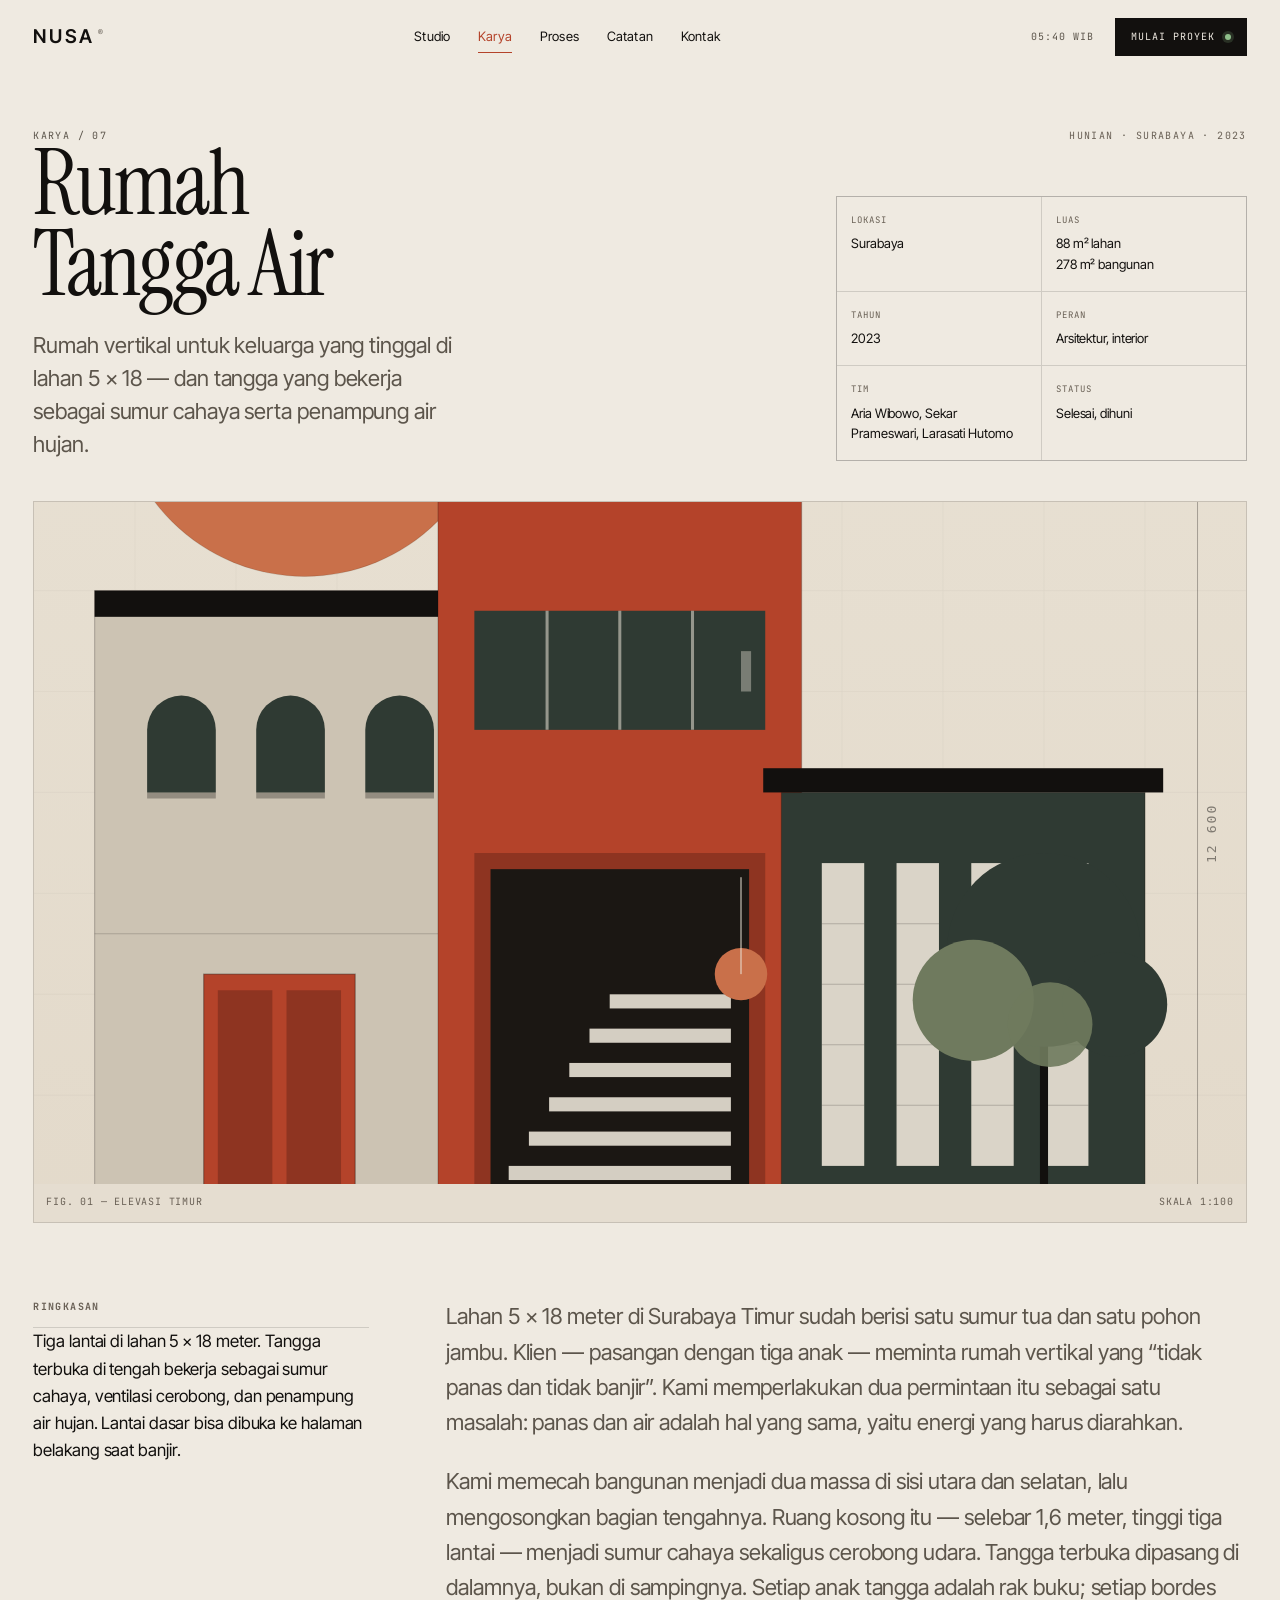
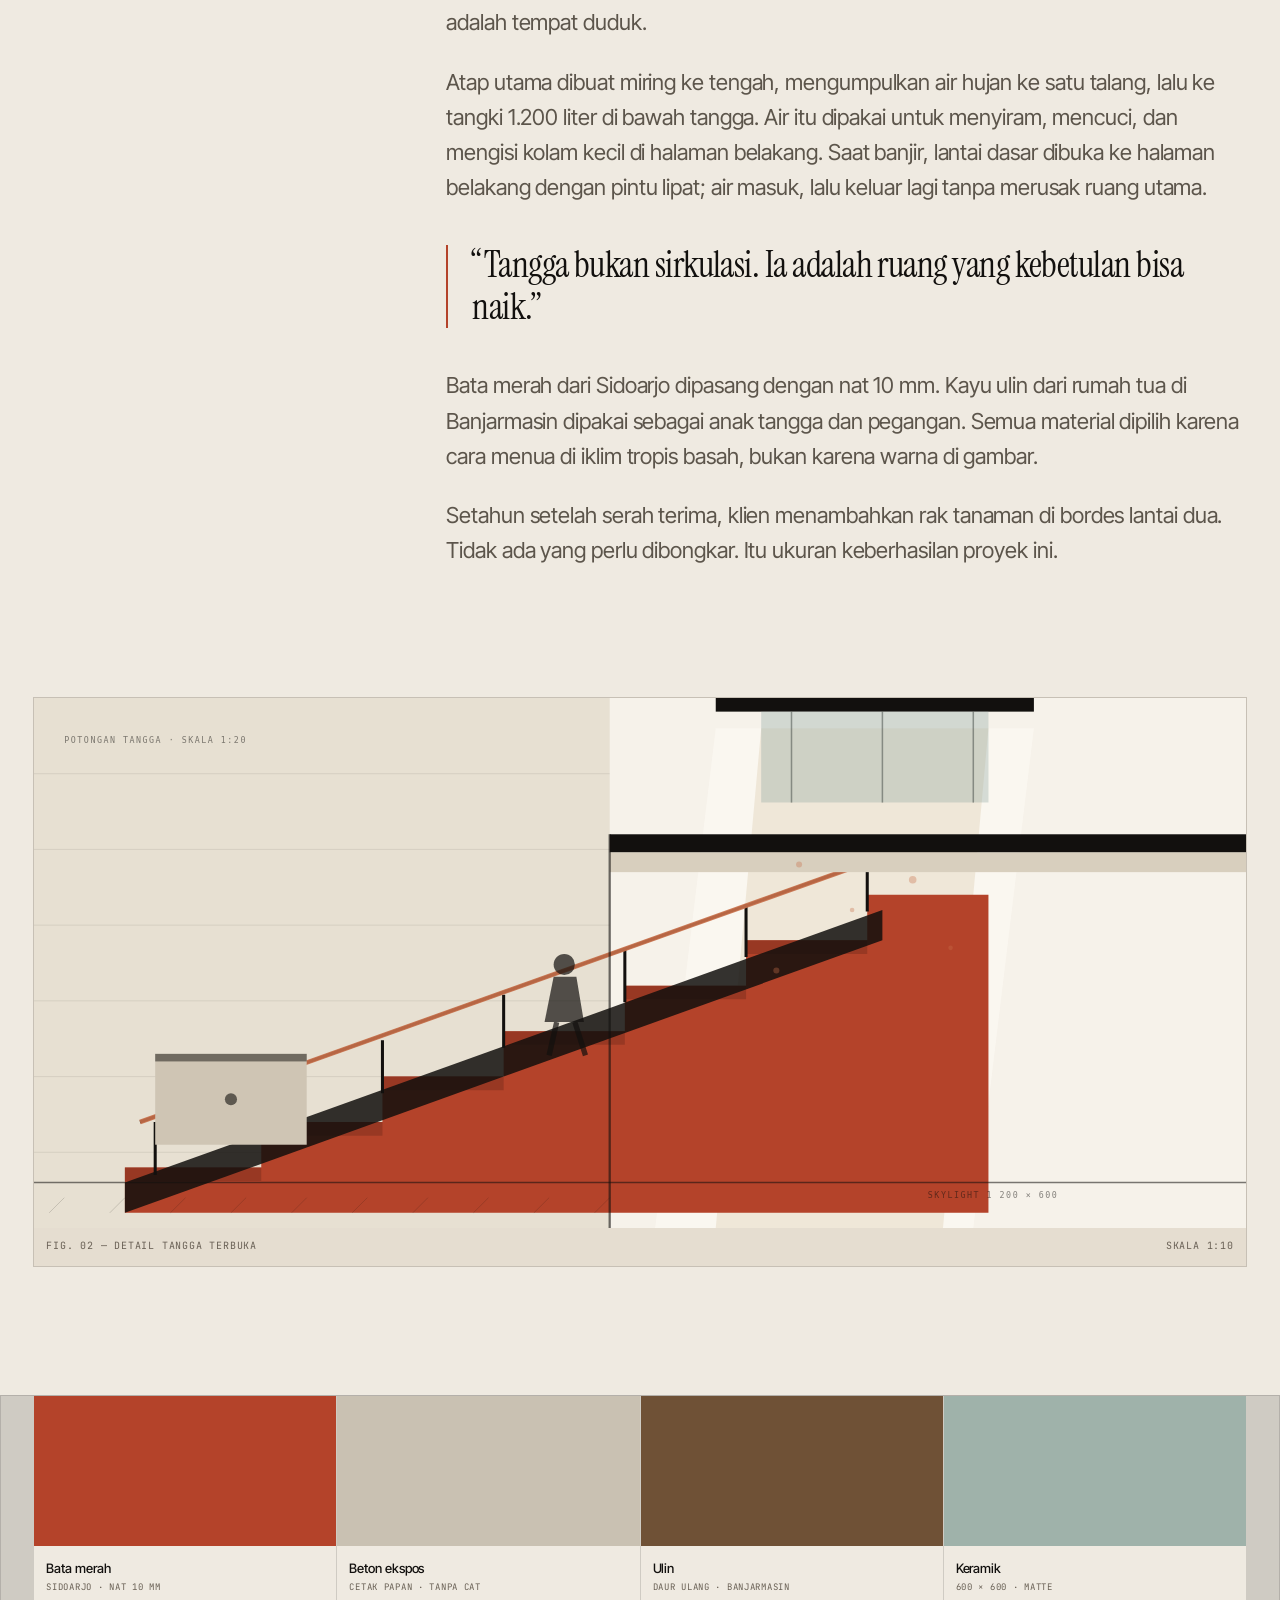
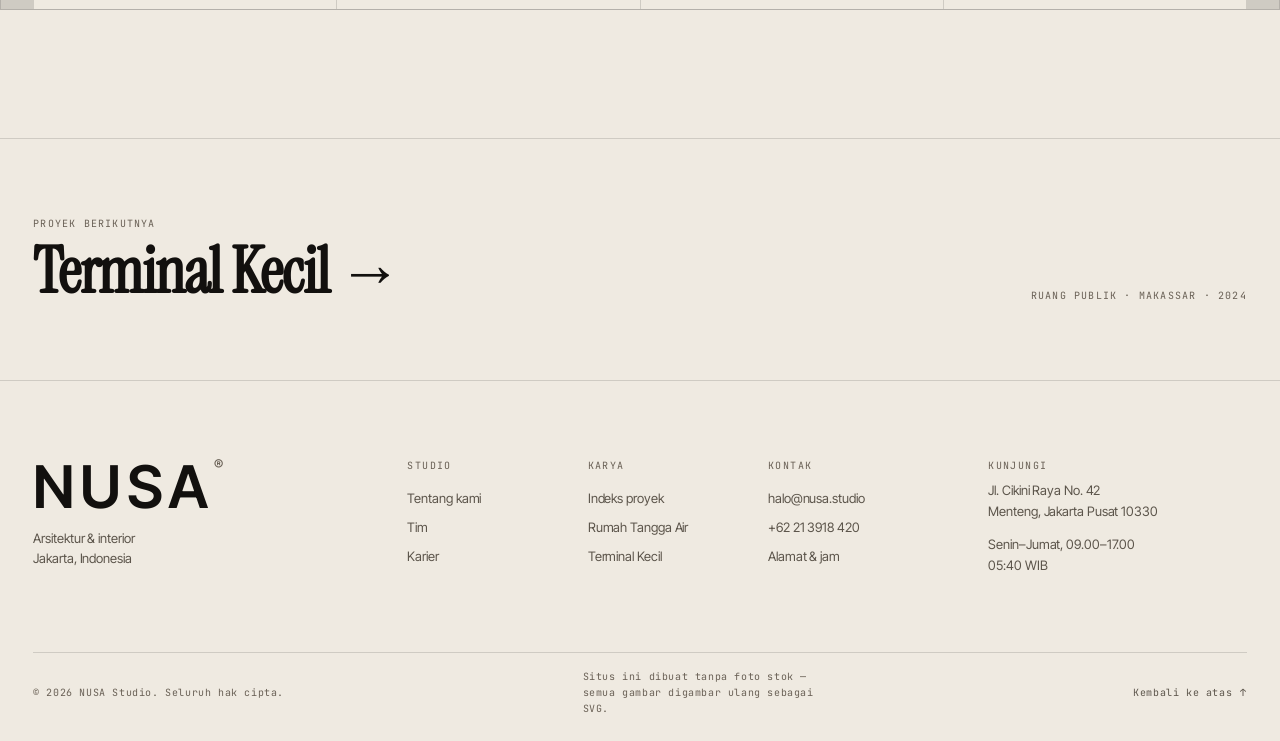
<file: projects/rumah-tangga-air.html>
<!doctype html>
<html lang="id">
<head>
  <meta charset="utf-8">
  <meta name="viewport" content="width=device-width, initial-scale=1">
  <title>Rumah Tangga Air — NUSA</title>
  <meta name="description" content="Rumah Tangga Air: rumah vertikal 278 m² di Surabaya dengan sumur cahaya, tangga terbuka, dan atap penampung air hujan. Selesai 2023.">
  <link rel="canonical" href="https://nusa.studio/projects/rumah-tangga-air.html">
  <meta name="theme-color" content="#EFEAE1">
  <meta property="og:type" content="article">
  <meta property="og:site_name" content="NUSA">
  <meta property="og:url" content="https://nusa.studio/projects/rumah-tangga-air.html">
  <meta property="og:locale" content="id_ID">
  <meta property="og:title" content="Rumah Tangga Air — NUSA">
  <meta property="og:description" content="Rumah vertikal untuk keluarga yang tinggal di lahan 5 × 18. Surabaya, 2023.">
  <meta property="og:image" content="https://nusa.studio/assets/img/proj-tangga-air.png">
  <meta property="og:image:width" content="800">
  <meta property="og:image:height" content="600">
  <meta property="og:image:alt" content="Rumah Tangga Air — rumah vertikal di Surabaya.">
  <meta name="twitter:card" content="summary_large_image">
  <meta name="twitter:title" content="Rumah Tangga Air — NUSA">
  <meta name="twitter:description" content="Rumah vertikal untuk keluarga yang tinggal di lahan 5 × 18. Surabaya, 2023.">
  <meta name="twitter:image" content="https://nusa.studio/assets/img/proj-tangga-air.png">
  <link rel="icon" href="../assets/img/favicon.svg" type="image/svg+xml">
  <link rel="preconnect" href="https://fonts.googleapis.com">
  <link rel="preconnect" href="https://fonts.gstatic.com" crossorigin>
  <link href="https://fonts.googleapis.com/css2?family=Instrument+Serif:ital@0;1&family=Inter+Tight:wght@300;400;500;600&family=JetBrains+Mono:wght@400;500&display=swap" rel="stylesheet">
  <link rel="stylesheet" href="../assets/css/main.css">
  <noscript><style>[data-loader]{display:none!important}</style></noscript>
</head>

<body data-page="projects">
  <a class="skip" href="#main">Lewati ke konten utama</a>

  <header class="head" data-head>
    <div class="head__inner">
      <a class="brand" href="../index.html" aria-label="NUSA — beranda">
        <span class="brand__mark">NUSA</span><span class="brand__sup" aria-hidden="true">®</span>
      </a>
      <nav class="head__nav" aria-label="Navigasi utama">
        <a href="../studio.html" data-nav="studio">Studio</a>
        <a href="../projects.html" data-nav="projects">Karya</a>
        <a href="../index.html#proses" data-nav="process">Proses</a>
        <a href="../index.html#catatan" data-nav="notes">Catatan</a>
        <a href="../contact.html" data-nav="contact">Kontak</a>
      </nav>
      <div class="head__aside">
        <span class="clock" data-clock aria-label="Waktu Jakarta">--:-- WIB</span>
        <a class="head__cta" href="../contact.html"><span>Mulai proyek</span><span class="head__cta-dot" aria-hidden="true"></span></a>
        <button class="burger" type="button" data-menu-toggle aria-expanded="false" aria-controls="menu">
          <span class="burger__label">Menu</span>
          <span class="burger__bars" aria-hidden="true"><i></i><i></i></span>
        </button>
      </div>
    </div>
  </header>

  <div class="menu" id="menu" data-menu hidden>
    <div class="menu__inner">
      <nav class="menu__nav" aria-label="Navigasi seluler">
        <a href="../studio.html"><span class="menu__idx">01</span>Studio</a>
        <a href="../projects.html"><span class="menu__idx">02</span>Karya</a>
        <a href="../index.html#proses"><span class="menu__idx">03</span>Proses</a>
        <a href="../index.html#catatan"><span class="menu__idx">04</span>Catatan</a>
        <a href="../contact.html"><span class="menu__idx">05</span>Kontak</a>
      </nav>
      <div class="menu__foot">
        <p>Jl. Cikini Raya 42<br>Menteng, Jakarta Pusat</p>
        <p><a href="mailto:halo@nusa.studio">halo@nusa.studio</a><br>+62 21 3918 420</p>
        <p class="menu__time"><span data-clock>--:-- WIB</span></p>
      </div>
    </div>
  </div>

  <main id="main" tabindex="-1">
    <section class="case-top">
      <p class="eyebrow eyebrow--split"><span><a href="../projects.html">Karya</a> / 07</span><span>Hunian · Surabaya · 2023</span></p>
      <div class="case-top__grid">
        <div>
          <h1 class="case-top__title">Rumah<br>Tangga Air</h1>
          <p class="case-top__lede">Rumah vertikal untuk keluarga yang tinggal di lahan 5 × 18 — dan tangga yang bekerja sebagai sumur cahaya serta penampung air hujan.</p>
        </div>
        <dl class="case-facts">
          <div><dt>Lokasi</dt><dd>Surabaya</dd></div>
          <div><dt>Luas</dt><dd>88 m² lahan<br>278 m² bangunan</dd></div>
          <div><dt>Tahun</dt><dd>2023</dd></div>
          <div><dt>Peran</dt><dd>Arsitektur, interior</dd></div>
          <div><dt>Tim</dt><dd>Aria Wibowo, Sekar Prameswari, Larasati Hutomo</dd></div>
          <div><dt>Status</dt><dd>Selesai, dihuni</dd></div>
        </dl>
      </div>
    </section>

    <div class="case-media">
      <figure>
        <img src="../assets/img/hero-elevation.svg" width="1200" height="1500" alt="Elevasi Rumah Tangga Air: massa bata dan kayu mengapit sumur cahaya tengah.">
        <figcaption><span>Fig. 01 — Elevasi timur</span><span>Skala 1:100</span></figcaption>
      </figure>
    </div>

    <section class="case-body">
      <aside class="case-body__side">
        <h2>Ringkasan</h2>
        <p>Tiga lantai di lahan 5 × 18 meter. Tangga terbuka di tengah bekerja sebagai sumur cahaya, ventilasi cerobong, dan penampung air hujan. Lantai dasar bisa dibuka ke halaman belakang saat banjir.</p>
      </aside>
      <div class="case-body__main">
        <p>Lahan 5 × 18 meter di Surabaya Timur sudah berisi satu sumur tua dan satu pohon jambu. Klien — pasangan dengan tiga anak — meminta rumah vertikal yang “tidak panas dan tidak banjir”. Kami memperlakukan dua permintaan itu sebagai satu masalah: panas dan air adalah hal yang sama, yaitu energi yang harus diarahkan.</p>
        <p>Kami memecah bangunan menjadi dua massa di sisi utara dan selatan, lalu mengosongkan bagian tengahnya. Ruang kosong itu — selebar 1,6 meter, tinggi tiga lantai — menjadi sumur cahaya sekaligus cerobong udara. Tangga terbuka dipasang di dalamnya, bukan di sampingnya. Setiap anak tangga adalah rak buku; setiap bordes adalah tempat duduk.</p>
        <p>Atap utama dibuat miring ke tengah, mengumpulkan air hujan ke satu talang, lalu ke tangki 1.200 liter di bawah tangga. Air itu dipakai untuk menyiram, mencuci, dan mengisi kolam kecil di halaman belakang. Saat banjir, lantai dasar dibuka ke halaman belakang dengan pintu lipat; air masuk, lalu keluar lagi tanpa merusak ruang utama.</p>
        <blockquote class="pull">“Tangga bukan sirkulasi. Ia adalah ruang yang kebetulan bisa naik.”</blockquote>
        <p>Bata merah dari Sidoarjo dipasang dengan nat 10 mm. Kayu ulin dari rumah tua di Banjarmasin dipakai sebagai anak tangga dan pegangan. Semua material dipilih karena cara menua di iklim tropis basah, bukan karena warna di gambar.</p>
        <p>Setahun setelah serah terima, klien menambahkan rak tanaman di bordes lantai dua. Tidak ada yang perlu dibongkar. Itu ukuran keberhasilan proyek ini.</p>
      </div>
    </section>

    <div class="case-gallery case-gallery--single">
      <figure>
        <img src="../assets/img/detail-tangga.svg" width="1600" height="700" alt="Detail Rumah Tangga Air: anak tangga ulin, pegangan baja, dan sumur cahaya.">
        <figcaption><span>Fig. 02 — Detail tangga terbuka</span><span>Skala 1:10</span></figcaption>
      </figure>
    </div>

    <div class="palette" aria-label="Palet material proyek">
      <div class="swatch"><i style="--c:#B4432A"></i><b>Bata merah</b><small>Sidoarjo · nat 10 mm</small></div>
      <div class="swatch"><i style="--c:#C9C1B2"></i><b>Beton ekspos</b><small>Cetak papan · tanpa cat</small></div>
      <div class="swatch"><i style="--c:#6F5136"></i><b>Ulin</b><small>Daur ulang · Banjarmasin</small></div>
      <div class="swatch"><i style="--c:#9FB2AA"></i><b>Keramik</b><small>600 × 600 · matte</small></div>
    </div>

    <section class="case-next">
      <div class="case-next__inner">
        <div>
          <p class="case-next__label">Proyek berikutnya</p>
          <a href="terminal-kecil.html"><h2 class="case-next__title">Terminal Kecil <span aria-hidden="true">→</span></h2></a>
        </div>
        <p class="case-next__label">Ruang publik · Makassar · 2024</p>
      </div>
    </section>
  </main>

  <footer class="foot" aria-label="Kaki halaman">
    <div class="foot__top">
      <div class="foot__brand">
        <p class="foot__mark">NUSA<span aria-hidden="true">®</span></p>
        <p class="foot__tag">Arsitektur &amp; interior<br>Jakarta, Indonesia</p>
      </div>
      <nav class="foot__nav" aria-label="Navigasi kaki halaman">
        <div>
          <h2 class="foot__hd">Studio</h2>
          <a href="../studio.html">Tentang kami</a>
          <a href="../studio.html#tim">Tim</a>
          <a href="../studio.html#karir">Karier</a>
        </div>
        <div>
          <h2 class="foot__hd">Karya</h2>
          <a href="../projects.html">Indeks proyek</a>
          <a href="rumah-tangga-air.html">Rumah Tangga Air</a>
          <a href="terminal-kecil.html">Terminal Kecil</a>
        </div>
        <div>
          <h2 class="foot__hd">Kontak</h2>
          <a href="mailto:halo@nusa.studio">halo@nusa.studio</a>
          <a href="tel:+62213918420">+62 21 3918 420</a>
          <a href="../contact.html">Alamat &amp; jam</a>
        </div>
      </nav>
      <div class="foot__visit">
        <h2 class="foot__hd">Kunjungi</h2>
        <p>Jl. Cikini Raya No. 42<br>Menteng, Jakarta Pusat 10330</p>
        <p>Senin–Jumat, 09.00–17.00<br><span data-clock>--:-- WIB</span></p>
      </div>
    </div>
    <div class="foot__bottom">
      <p>© <span data-year>2026</span> NUSA Studio. Seluruh hak cipta.</p>
      <p class="foot__credit">Situs ini dibuat tanpa foto stok — semua gambar digambar ulang sebagai SVG.</p>
      <a class="foot__top-link" href="#main">Kembali ke atas <span aria-hidden="true">↑</span></a>
    </div>
  </footer>

  <div class="cursor" data-cursor aria-hidden="true">
    <span class="cursor__dot"></span>
    <span class="cursor__coords" data-cursor-coords>0 / 0</span>
  </div>

  <script src="../assets/js/app.js" defer></script>
</body>
</html>
</file>
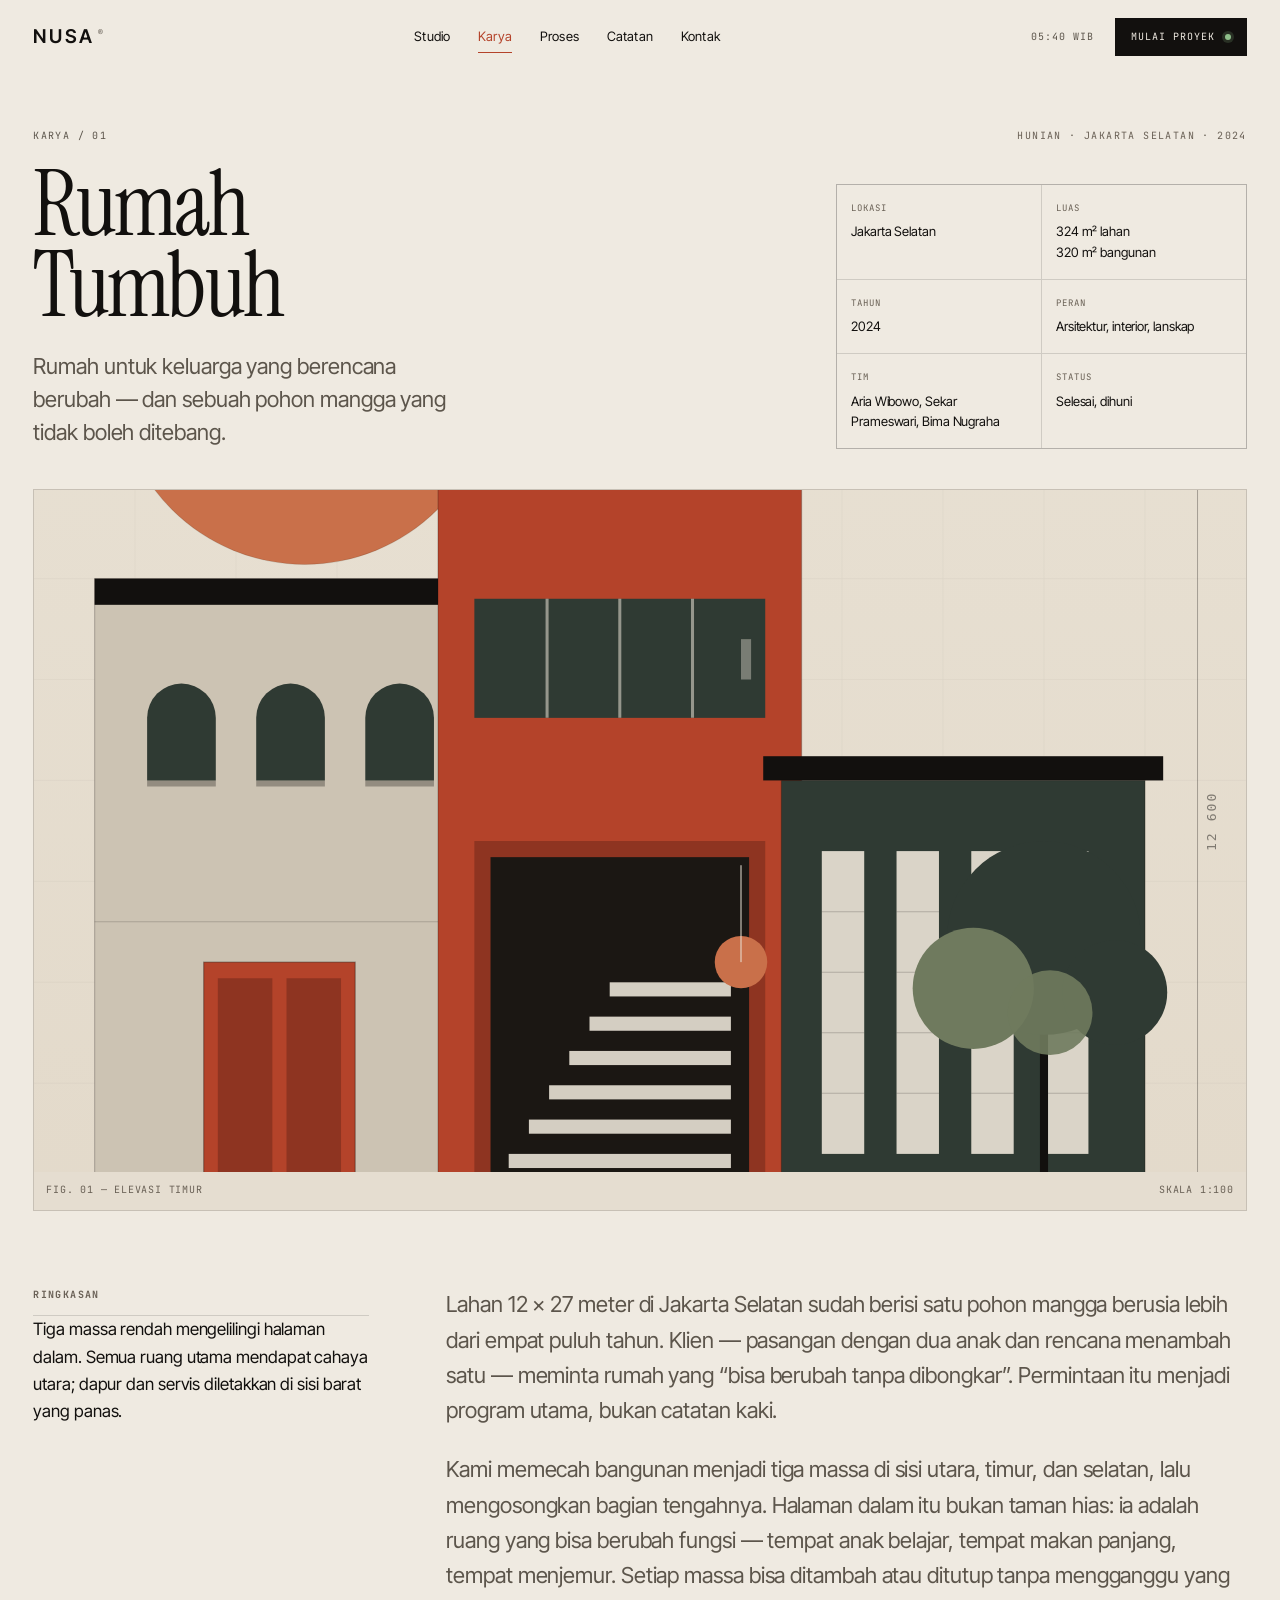
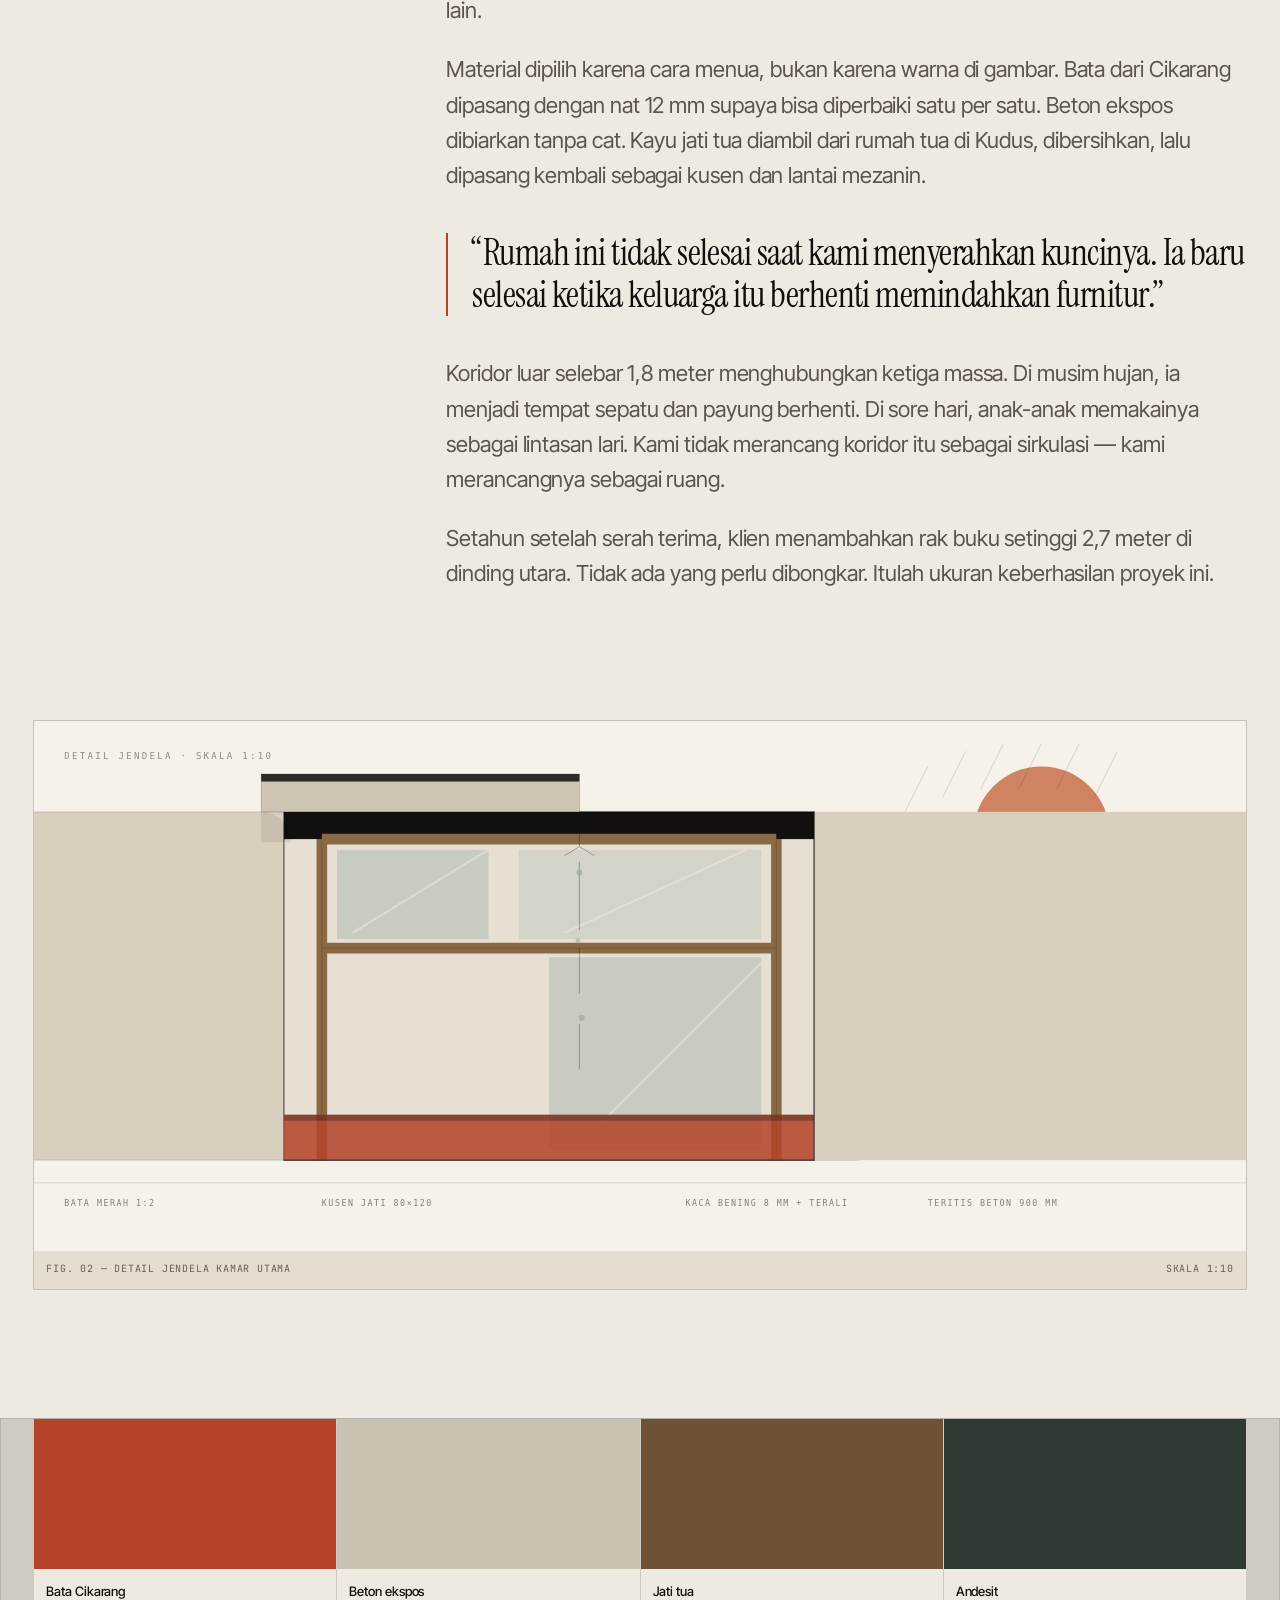
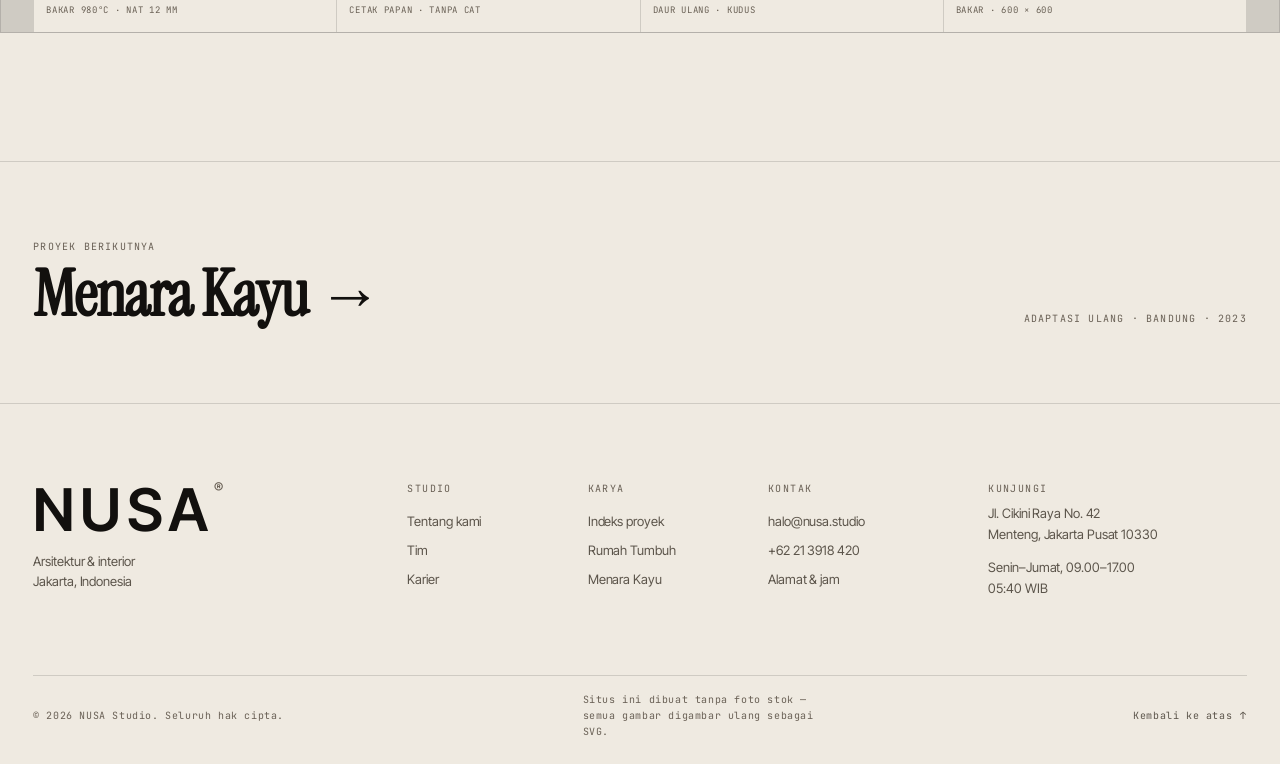
<file: projects/rumah-tumbuh.html>
<!doctype html>
<html lang="id">
<head>
  <meta charset="utf-8">
  <meta name="viewport" content="width=device-width, initial-scale=1">
  <title>Rumah Tumbuh — NUSA</title>
  <meta name="description" content="Rumah Tumbuh: rumah courtyard 320 m² di Jakarta Selatan yang dirancang untuk berubah bersama penghuninya. Selesai 2024.">
  <link rel="canonical" href="https://nusa.studio/projects/rumah-tumbuh.html">
  <meta name="theme-color" content="#EFEAE1">
  <meta property="og:type" content="article">
  <meta property="og:site_name" content="NUSA">
  <meta property="og:url" content="https://nusa.studio/projects/rumah-tumbuh.html">
  <meta property="og:locale" content="id_ID">
  <meta property="og:title" content="Rumah Tumbuh — NUSA">
  <meta property="og:description" content="Rumah untuk keluarga yang berencana berubah. Jakarta Selatan, 2024.">
  <meta property="og:image" content="https://nusa.studio/assets/img/proj-tumbuh.png">
  <meta property="og:image:width" content="800">
  <meta property="og:image:height" content="600">
  <meta property="og:image:alt" content="Rumah Tumbuh — rumah courtyard di Jakarta Selatan.">
  <meta name="twitter:card" content="summary_large_image">
  <meta name="twitter:title" content="Rumah Tumbuh — NUSA">
  <meta name="twitter:description" content="Rumah untuk keluarga yang berencana berubah. Jakarta Selatan, 2024.">
  <meta name="twitter:image" content="https://nusa.studio/assets/img/proj-tumbuh.png">
  <link rel="icon" href="../assets/img/favicon.svg" type="image/svg+xml">
  <link rel="preconnect" href="https://fonts.googleapis.com">
  <link rel="preconnect" href="https://fonts.gstatic.com" crossorigin>
  <link href="https://fonts.googleapis.com/css2?family=Instrument+Serif:ital@0;1&family=Inter+Tight:wght@300;400;500;600&family=JetBrains+Mono:wght@400;500&display=swap" rel="stylesheet">
  <link rel="stylesheet" href="../assets/css/main.css">
  <noscript><style>[data-loader]{display:none!important}</style></noscript>
</head>

<body data-page="projects">
  <a class="skip" href="#main">Lewati ke konten utama</a>

  <header class="head" data-head>
    <div class="head__inner">
      <a class="brand" href="../index.html" aria-label="NUSA — beranda">
        <span class="brand__mark">NUSA</span><span class="brand__sup" aria-hidden="true">®</span>
      </a>
      <nav class="head__nav" aria-label="Navigasi utama">
        <a href="../studio.html" data-nav="studio">Studio</a>
        <a href="../projects.html" data-nav="projects">Karya</a>
        <a href="../index.html#proses" data-nav="process">Proses</a>
        <a href="../index.html#catatan" data-nav="notes">Catatan</a>
        <a href="../contact.html" data-nav="contact">Kontak</a>
      </nav>
      <div class="head__aside">
        <span class="clock" data-clock aria-label="Waktu Jakarta">--:-- WIB</span>
        <a class="head__cta" href="../contact.html"><span>Mulai proyek</span><span class="head__cta-dot" aria-hidden="true"></span></a>
        <button class="burger" type="button" data-menu-toggle aria-expanded="false" aria-controls="menu">
          <span class="burger__label">Menu</span>
          <span class="burger__bars" aria-hidden="true"><i></i><i></i></span>
        </button>
      </div>
    </div>
  </header>

  <div class="menu" id="menu" data-menu hidden>
    <div class="menu__inner">
      <nav class="menu__nav" aria-label="Navigasi seluler">
        <a href="../studio.html"><span class="menu__idx">01</span>Studio</a>
        <a href="../projects.html"><span class="menu__idx">02</span>Karya</a>
        <a href="../index.html#proses"><span class="menu__idx">03</span>Proses</a>
        <a href="../index.html#catatan"><span class="menu__idx">04</span>Catatan</a>
        <a href="../contact.html"><span class="menu__idx">05</span>Kontak</a>
      </nav>
      <div class="menu__foot">
        <p>Jl. Cikini Raya 42<br>Menteng, Jakarta Pusat</p>
        <p><a href="mailto:halo@nusa.studio">halo@nusa.studio</a><br>+62 21 3918 420</p>
        <p class="menu__time"><span data-clock>--:-- WIB</span></p>
      </div>
    </div>
  </div>

  <main id="main" tabindex="-1">
    <section class="case-top">
      <p class="eyebrow eyebrow--split"><span><a href="../projects.html">Karya</a> / 01</span><span>Hunian · Jakarta Selatan · 2024</span></p>
      <div class="case-top__grid">
        <div>
          <h1 class="case-top__title">Rumah<br>Tumbuh</h1>
          <p class="case-top__lede">Rumah untuk keluarga yang berencana berubah — dan sebuah pohon mangga yang tidak boleh ditebang.</p>
        </div>
        <dl class="case-facts">
          <div><dt>Lokasi</dt><dd>Jakarta Selatan</dd></div>
          <div><dt>Luas</dt><dd>324 m² lahan<br>320 m² bangunan</dd></div>
          <div><dt>Tahun</dt><dd>2024</dd></div>
          <div><dt>Peran</dt><dd>Arsitektur, interior, lanskap</dd></div>
          <div><dt>Tim</dt><dd>Aria Wibowo, Sekar Prameswari, Bima Nugraha</dd></div>
          <div><dt>Status</dt><dd>Selesai, dihuni</dd></div>
        </dl>
      </div>
    </section>

    <div class="case-media">
      <figure>
        <img src="../assets/img/hero-elevation.svg" width="1200" height="1500" alt="Elevasi timur Rumah Tumbuh: massa beton, bata, dan kayu mengelilingi halaman dengan pohon mangga.">
        <figcaption><span>Fig. 01 — Elevasi timur</span><span>Skala 1:100</span></figcaption>
      </figure>
    </div>

    <section class="case-body">
      <aside class="case-body__side">
        <h2>Ringkasan</h2>
        <p>Tiga massa rendah mengelilingi halaman dalam. Semua ruang utama mendapat cahaya utara; dapur dan servis diletakkan di sisi barat yang panas.</p>
      </aside>
      <div class="case-body__main">
        <p>Lahan 12 × 27 meter di Jakarta Selatan sudah berisi satu pohon mangga berusia lebih dari empat puluh tahun. Klien — pasangan dengan dua anak dan rencana menambah satu — meminta rumah yang “bisa berubah tanpa dibongkar”. Permintaan itu menjadi program utama, bukan catatan kaki.</p>
        <p>Kami memecah bangunan menjadi tiga massa di sisi utara, timur, dan selatan, lalu mengosongkan bagian tengahnya. Halaman dalam itu bukan taman hias: ia adalah ruang yang bisa berubah fungsi — tempat anak belajar, tempat makan panjang, tempat menjemur. Setiap massa bisa ditambah atau ditutup tanpa mengganggu yang lain.</p>
        <p>Material dipilih karena cara menua, bukan karena warna di gambar. Bata dari Cikarang dipasang dengan nat 12 mm supaya bisa diperbaiki satu per satu. Beton ekspos dibiarkan tanpa cat. Kayu jati tua diambil dari rumah tua di Kudus, dibersihkan, lalu dipasang kembali sebagai kusen dan lantai mezanin.</p>
        <blockquote class="pull">“Rumah ini tidak selesai saat kami menyerahkan kuncinya. Ia baru selesai ketika keluarga itu berhenti memindahkan furnitur.”</blockquote>
        <p>Koridor luar selebar 1,8 meter menghubungkan ketiga massa. Di musim hujan, ia menjadi tempat sepatu dan payung berhenti. Di sore hari, anak-anak memakainya sebagai lintasan lari. Kami tidak merancang koridor itu sebagai sirkulasi — kami merancangnya sebagai ruang.</p>
        <p>Setahun setelah serah terima, klien menambahkan rak buku setinggi 2,7 meter di dinding utara. Tidak ada yang perlu dibongkar. Itulah ukuran keberhasilan proyek ini.</p>
      </div>
    </section>

    <div class="case-gallery case-gallery--single">
      <figure>
        <img src="../assets/img/detail-jendela.svg" width="1600" height="700" alt="Detail potongan jendela Rumah Tumbuh: kusen jati, terali, dan teritis beton 900 mm." loading="lazy">
        <figcaption><span>Fig. 02 — Detail jendela kamar utama</span><span>Skala 1:10</span></figcaption>
      </figure>
    </div>

    <div class="palette" aria-label="Palet material proyek">
      <div class="swatch"><i style="--c:#B4432A"></i><b>Bata Cikarang</b><small>Bakar 980°C · nat 12 mm</small></div>
      <div class="swatch"><i style="--c:#C9C1B2"></i><b>Beton ekspos</b><small>Cetak papan · tanpa cat</small></div>
      <div class="swatch"><i style="--c:#6F5136"></i><b>Jati tua</b><small>Daur ulang · Kudus</small></div>
      <div class="swatch"><i style="--c:#2F3A33"></i><b>Andesit</b><small>Bakar · 600 × 600</small></div>
    </div>

    <section class="case-next">
      <div class="case-next__inner">
        <div>
          <p class="case-next__label">Proyek berikutnya</p>
          <a href="menara-kayu.html"><h2 class="case-next__title">Menara Kayu <span aria-hidden="true">→</span></h2></a>
        </div>
        <p class="case-next__label">Adaptasi ulang · Bandung · 2023</p>
      </div>
    </section>
  </main>

  <footer class="foot" aria-label="Kaki halaman">
    <div class="foot__top">
      <div class="foot__brand">
        <p class="foot__mark">NUSA<span aria-hidden="true">®</span></p>
        <p class="foot__tag">Arsitektur &amp; interior<br>Jakarta, Indonesia</p>
      </div>
      <nav class="foot__nav" aria-label="Navigasi kaki halaman">
        <div>
          <h2 class="foot__hd">Studio</h2>
          <a href="../studio.html">Tentang kami</a>
          <a href="../studio.html#tim">Tim</a>
          <a href="../studio.html#karir">Karier</a>
        </div>
        <div>
          <h2 class="foot__hd">Karya</h2>
          <a href="../projects.html">Indeks proyek</a>
          <a href="rumah-tumbuh.html">Rumah Tumbuh</a>
          <a href="menara-kayu.html">Menara Kayu</a>
        </div>
        <div>
          <h2 class="foot__hd">Kontak</h2>
          <a href="mailto:halo@nusa.studio">halo@nusa.studio</a>
          <a href="tel:+62213918420">+62 21 3918 420</a>
          <a href="../contact.html">Alamat &amp; jam</a>
        </div>
      </nav>
      <div class="foot__visit">
        <h2 class="foot__hd">Kunjungi</h2>
        <p>Jl. Cikini Raya No. 42<br>Menteng, Jakarta Pusat 10330</p>
        <p>Senin–Jumat, 09.00–17.00<br><span data-clock>--:-- WIB</span></p>
      </div>
    </div>
    <div class="foot__bottom">
      <p>© <span data-year>2026</span> NUSA Studio. Seluruh hak cipta.</p>
      <p class="foot__credit">Situs ini dibuat tanpa foto stok — semua gambar digambar ulang sebagai SVG.</p>
      <a class="foot__top-link" href="#main">Kembali ke atas <span aria-hidden="true">↑</span></a>
    </div>
  </footer>

  <div class="cursor" data-cursor aria-hidden="true">
    <span class="cursor__dot"></span>
    <span class="cursor__coords" data-cursor-coords>0 / 0</span>
  </div>

  <script src="../assets/js/app.js" defer></script>
</body>
</html>
</file>
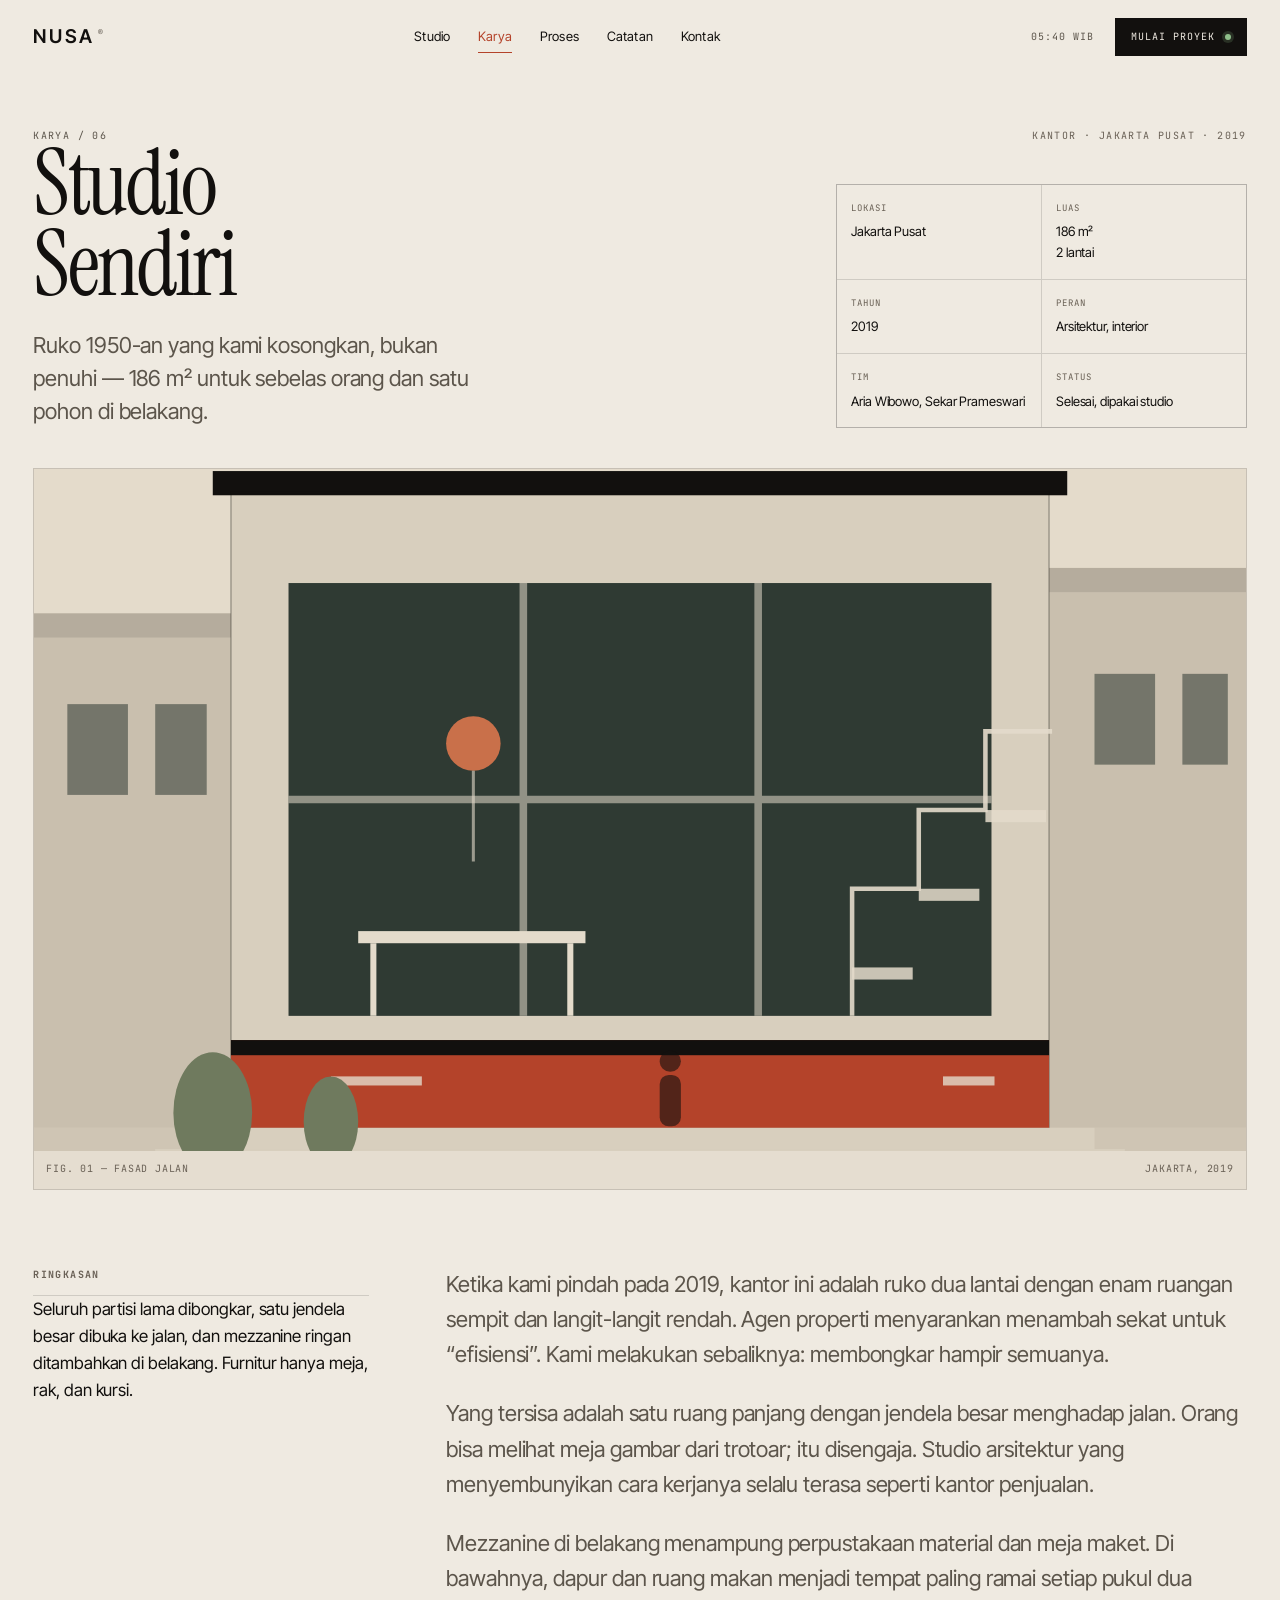
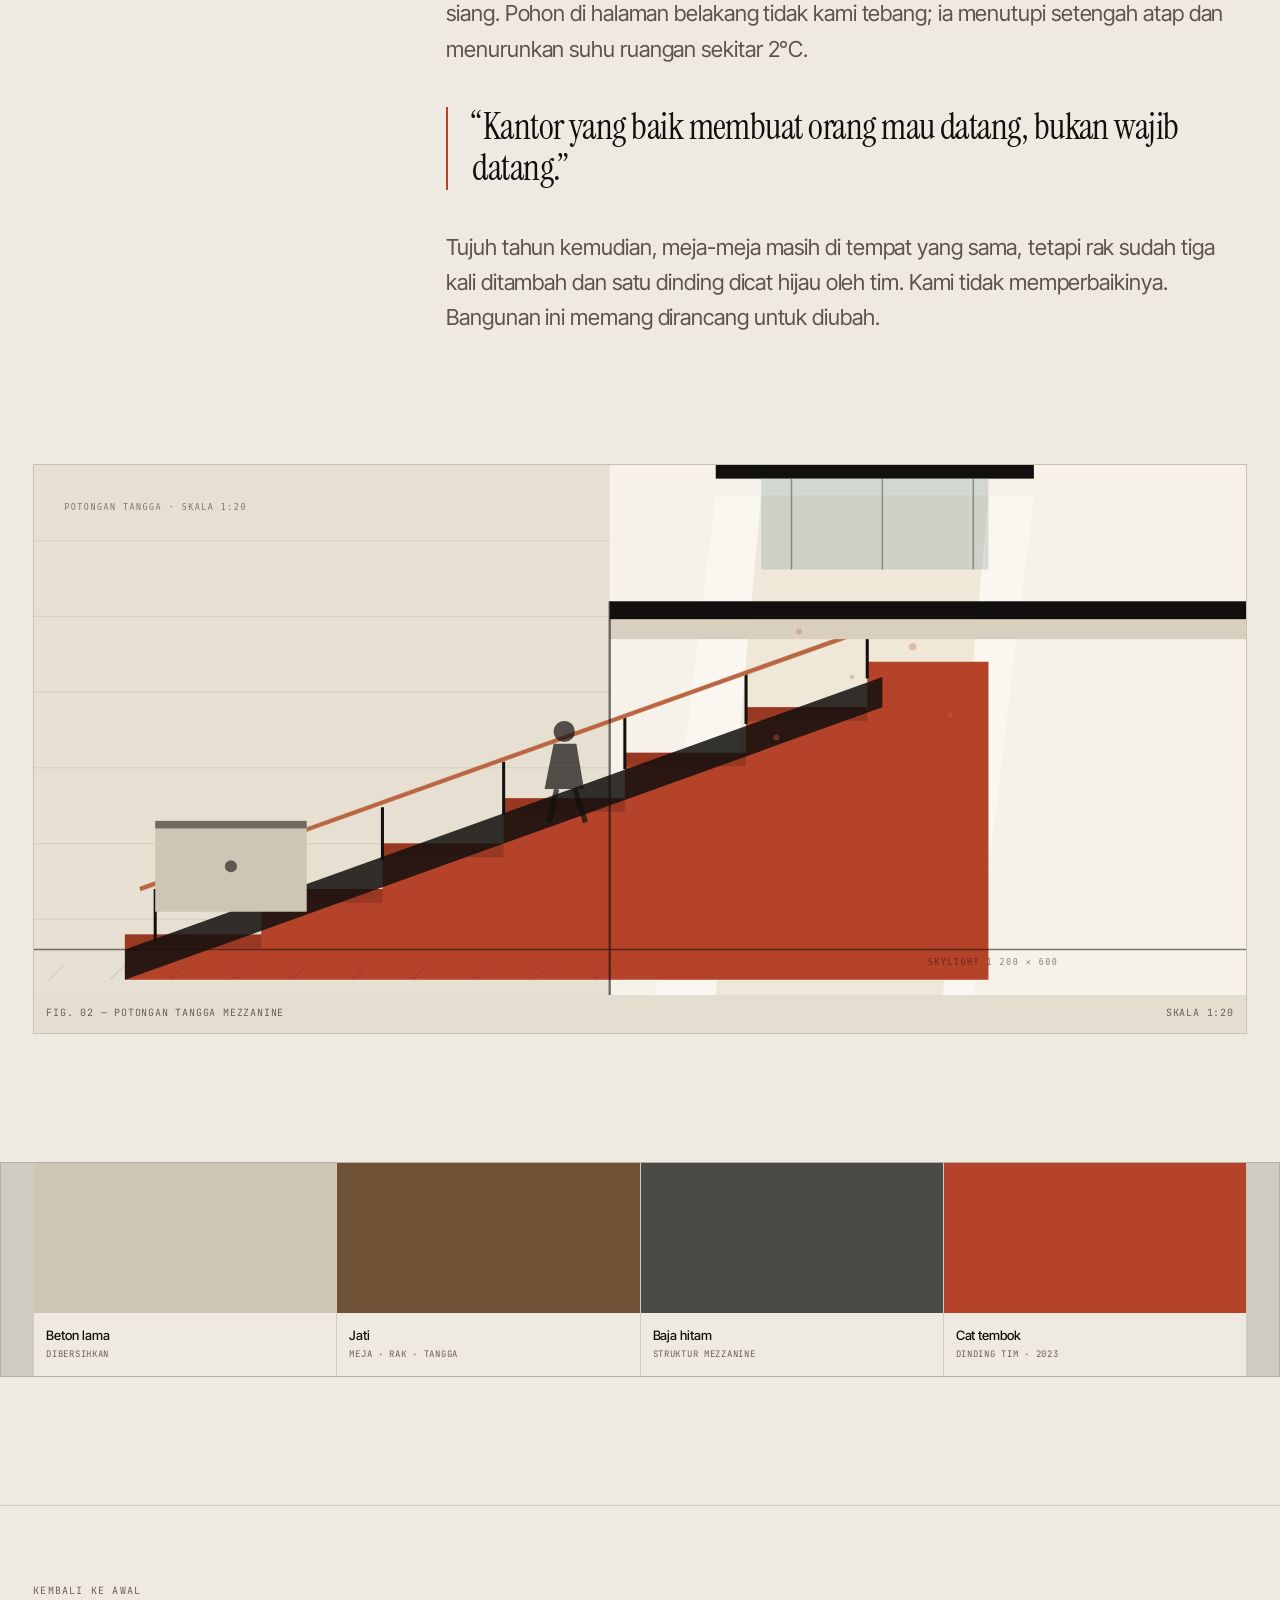
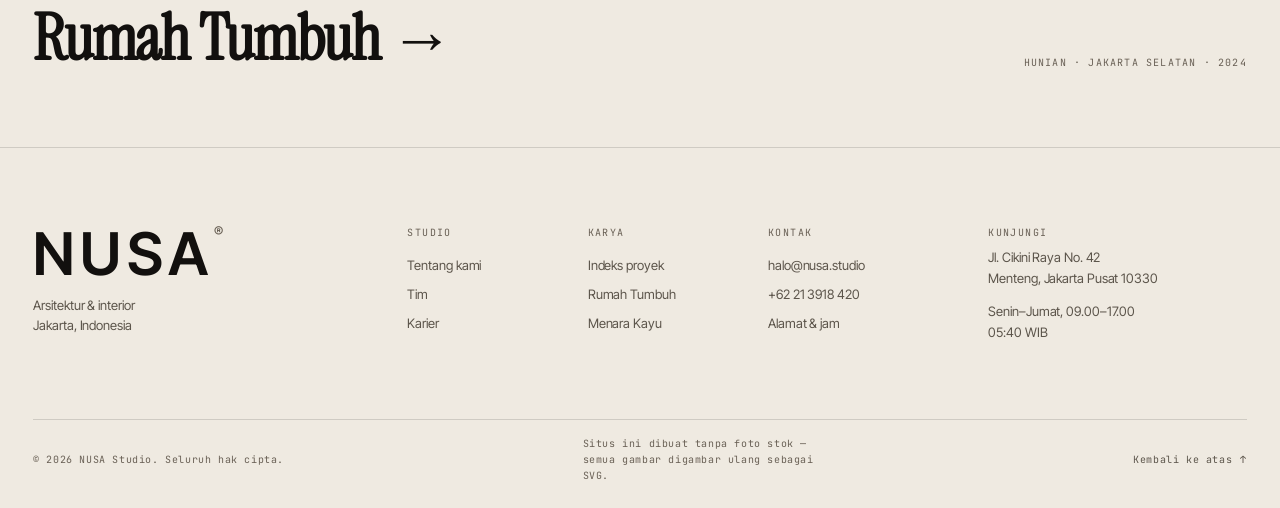
<file: projects/studio-sendiri.html>
<!doctype html>
<html lang="id">
<head>
  <meta charset="utf-8">
  <meta name="viewport" content="width=device-width, initial-scale=1">
  <title>Studio Sendiri — NUSA</title>
  <meta name="description" content="Studio Sendiri: ruko 1950-an di Jakarta Pusat yang dikosongkan menjadi kantor 186 m² untuk sebelas orang. Selesai 2019.">
  <link rel="canonical" href="https://nusa.studio/projects/studio-sendiri.html">
  <meta name="theme-color" content="#EFEAE1">
  <meta property="og:type" content="article">
  <meta property="og:site_name" content="NUSA">
  <meta property="og:url" content="https://nusa.studio/projects/studio-sendiri.html">
  <meta property="og:locale" content="id_ID">
  <meta property="og:title" content="Studio Sendiri — NUSA">
  <meta property="og:description" content="Kantor yang sengaja tidak diisi penuh. Jakarta, 2019.">
  <meta property="og:image" content="https://nusa.studio/assets/img/proj-studio.png">
  <meta property="og:image:width" content="800">
  <meta property="og:image:height" content="600">
  <meta property="og:image:alt" content="Studio Sendiri — kantor NUSA di Jakarta Pusat.">
  <meta name="twitter:card" content="summary_large_image">
  <meta name="twitter:title" content="Studio Sendiri — NUSA">
  <meta name="twitter:description" content="Kantor yang sengaja tidak diisi penuh. Jakarta, 2019.">
  <meta name="twitter:image" content="https://nusa.studio/assets/img/proj-studio.png">
  <link rel="icon" href="../assets/img/favicon.svg" type="image/svg+xml">
  <link rel="preconnect" href="https://fonts.googleapis.com">
  <link rel="preconnect" href="https://fonts.gstatic.com" crossorigin>
  <link href="https://fonts.googleapis.com/css2?family=Instrument+Serif:ital@0;1&family=Inter+Tight:wght@300;400;500;600&family=JetBrains+Mono:wght@400;500&display=swap" rel="stylesheet">
  <link rel="stylesheet" href="../assets/css/main.css">
  <noscript><style>[data-loader]{display:none!important}</style></noscript>
</head>

<body data-page="projects">
  <a class="skip" href="#main">Lewati ke konten utama</a>

  <header class="head" data-head>
    <div class="head__inner">
      <a class="brand" href="../index.html" aria-label="NUSA — beranda">
        <span class="brand__mark">NUSA</span><span class="brand__sup" aria-hidden="true">®</span>
      </a>
      <nav class="head__nav" aria-label="Navigasi utama">
        <a href="../studio.html" data-nav="studio">Studio</a>
        <a href="../projects.html" data-nav="projects">Karya</a>
        <a href="../index.html#proses" data-nav="process">Proses</a>
        <a href="../index.html#catatan" data-nav="notes">Catatan</a>
        <a href="../contact.html" data-nav="contact">Kontak</a>
      </nav>
      <div class="head__aside">
        <span class="clock" data-clock aria-label="Waktu Jakarta">--:-- WIB</span>
        <a class="head__cta" href="../contact.html"><span>Mulai proyek</span><span class="head__cta-dot" aria-hidden="true"></span></a>
        <button class="burger" type="button" data-menu-toggle aria-expanded="false" aria-controls="menu">
          <span class="burger__label">Menu</span>
          <span class="burger__bars" aria-hidden="true"><i></i><i></i></span>
        </button>
      </div>
    </div>
  </header>

  <div class="menu" id="menu" data-menu hidden>
    <div class="menu__inner">
      <nav class="menu__nav" aria-label="Navigasi seluler">
        <a href="../studio.html"><span class="menu__idx">01</span>Studio</a>
        <a href="../projects.html"><span class="menu__idx">02</span>Karya</a>
        <a href="../index.html#proses"><span class="menu__idx">03</span>Proses</a>
        <a href="../index.html#catatan"><span class="menu__idx">04</span>Catatan</a>
        <a href="../contact.html"><span class="menu__idx">05</span>Kontak</a>
      </nav>
      <div class="menu__foot">
        <p>Jl. Cikini Raya 42<br>Menteng, Jakarta Pusat</p>
        <p><a href="mailto:halo@nusa.studio">halo@nusa.studio</a><br>+62 21 3918 420</p>
        <p class="menu__time"><span data-clock>--:-- WIB</span></p>
      </div>
    </div>
  </div>

  <main id="main" tabindex="-1">
    <section class="case-top">
      <p class="eyebrow eyebrow--split"><span><a href="../projects.html">Karya</a> / 06</span><span>Kantor · Jakarta Pusat · 2019</span></p>
      <div class="case-top__grid">
        <div>
          <h1 class="case-top__title">Studio<br>Sendiri</h1>
          <p class="case-top__lede">Ruko 1950-an yang kami kosongkan, bukan penuhi — 186 m² untuk sebelas orang dan satu pohon di belakang.</p>
        </div>
        <dl class="case-facts">
          <div><dt>Lokasi</dt><dd>Jakarta Pusat</dd></div>
          <div><dt>Luas</dt><dd>186 m²<br>2 lantai</dd></div>
          <div><dt>Tahun</dt><dd>2019</dd></div>
          <div><dt>Peran</dt><dd>Arsitektur, interior</dd></div>
          <div><dt>Tim</dt><dd>Aria Wibowo, Sekar Prameswari</dd></div>
          <div><dt>Status</dt><dd>Selesai, dipakai studio</dd></div>
        </dl>
      </div>
    </section>

    <div class="case-media">
      <figure>
        <img src="../assets/img/proj-studio.svg" width="800" height="600" alt="Fasad Studio Sendiri: jendela besar, tangga kayu terlihat dari jalan, dan meja gambar di dalam.">
        <figcaption><span>Fig. 01 — Fasad jalan</span><span>Jakarta, 2019</span></figcaption>
      </figure>
    </div>

    <section class="case-body">
      <aside class="case-body__side">
        <h2>Ringkasan</h2>
        <p>Seluruh partisi lama dibongkar, satu jendela besar dibuka ke jalan, dan mezzanine ringan ditambahkan di belakang. Furnitur hanya meja, rak, dan kursi.</p>
      </aside>
      <div class="case-body__main">
        <p>Ketika kami pindah pada 2019, kantor ini adalah ruko dua lantai dengan enam ruangan sempit dan langit-langit rendah. Agen properti menyarankan menambah sekat untuk “efisiensi”. Kami melakukan sebaliknya: membongkar hampir semuanya.</p>
        <p>Yang tersisa adalah satu ruang panjang dengan jendela besar menghadap jalan. Orang bisa melihat meja gambar dari trotoar; itu disengaja. Studio arsitektur yang menyembunyikan cara kerjanya selalu terasa seperti kantor penjualan.</p>
        <p>Mezzanine di belakang menampung perpustakaan material dan meja maket. Di bawahnya, dapur dan ruang makan menjadi tempat paling ramai setiap pukul dua siang. Pohon di halaman belakang tidak kami tebang; ia menutupi setengah atap dan menurunkan suhu ruangan sekitar 2°C.</p>
        <blockquote class="pull">“Kantor yang baik membuat orang mau datang, bukan wajib datang.”</blockquote>
        <p>Tujuh tahun kemudian, meja-meja masih di tempat yang sama, tetapi rak sudah tiga kali ditambah dan satu dinding dicat hijau oleh tim. Kami tidak memperbaikinya. Bangunan ini memang dirancang untuk diubah.</p>
      </div>
    </section>

    <div class="case-gallery case-gallery--single">
      <figure>
        <img src="../assets/img/detail-tangga.svg" width="1600" height="700" alt="Potongan tangga studio: tangga kayu menuju mezzanine dengan skylight di atasnya." loading="lazy">
        <figcaption><span>Fig. 02 — Potongan tangga mezzanine</span><span>Skala 1:20</span></figcaption>
      </figure>
    </div>

    <div class="palette" aria-label="Palet material proyek">
      <div class="swatch"><i style="--c:#CFC5B4"></i><b>Beton lama</b><small>Dibersihkan</small></div>
      <div class="swatch"><i style="--c:#6F5136"></i><b>Jati</b><small>Meja · rak · tangga</small></div>
      <div class="swatch"><i style="--c:#4A4A46"></i><b>Baja hitam</b><small>Struktur mezzanine</small></div>
      <div class="swatch"><i style="--c:#B4432A"></i><b>Cat tembok</b><small>Dinding tim · 2023</small></div>
    </div>

    <section class="case-next">
      <div class="case-next__inner">
        <div>
          <p class="case-next__label">Kembali ke awal</p>
          <a href="rumah-tumbuh.html"><h2 class="case-next__title">Rumah Tumbuh <span aria-hidden="true">→</span></h2></a>
        </div>
        <p class="case-next__label">Hunian · Jakarta Selatan · 2024</p>
      </div>
    </section>
  </main>

  <footer class="foot" aria-label="Kaki halaman">
    <div class="foot__top">
      <div class="foot__brand">
        <p class="foot__mark">NUSA<span aria-hidden="true">®</span></p>
        <p class="foot__tag">Arsitektur &amp; interior<br>Jakarta, Indonesia</p>
      </div>
      <nav class="foot__nav" aria-label="Navigasi kaki halaman">
        <div>
          <h2 class="foot__hd">Studio</h2>
          <a href="../studio.html">Tentang kami</a>
          <a href="../studio.html#tim">Tim</a>
          <a href="../studio.html#karir">Karier</a>
        </div>
        <div>
          <h2 class="foot__hd">Karya</h2>
          <a href="../projects.html">Indeks proyek</a>
          <a href="rumah-tumbuh.html">Rumah Tumbuh</a>
          <a href="menara-kayu.html">Menara Kayu</a>
        </div>
        <div>
          <h2 class="foot__hd">Kontak</h2>
          <a href="mailto:halo@nusa.studio">halo@nusa.studio</a>
          <a href="tel:+62213918420">+62 21 3918 420</a>
          <a href="../contact.html">Alamat &amp; jam</a>
        </div>
      </nav>
      <div class="foot__visit">
        <h2 class="foot__hd">Kunjungi</h2>
        <p>Jl. Cikini Raya No. 42<br>Menteng, Jakarta Pusat 10330</p>
        <p>Senin–Jumat, 09.00–17.00<br><span data-clock>--:-- WIB</span></p>
      </div>
    </div>
    <div class="foot__bottom">
      <p>© <span data-year>2026</span> NUSA Studio. Seluruh hak cipta.</p>
      <p class="foot__credit">Situs ini dibuat tanpa foto stok — semua gambar digambar ulang sebagai SVG.</p>
      <a class="foot__top-link" href="#main">Kembali ke atas <span aria-hidden="true">↑</span></a>
    </div>
  </footer>

  <div class="cursor" data-cursor aria-hidden="true">
    <span class="cursor__dot"></span>
    <span class="cursor__coords" data-cursor-coords>0 / 0</span>
  </div>

  <script src="../assets/js/app.js" defer></script>
</body>
</html>
</file>
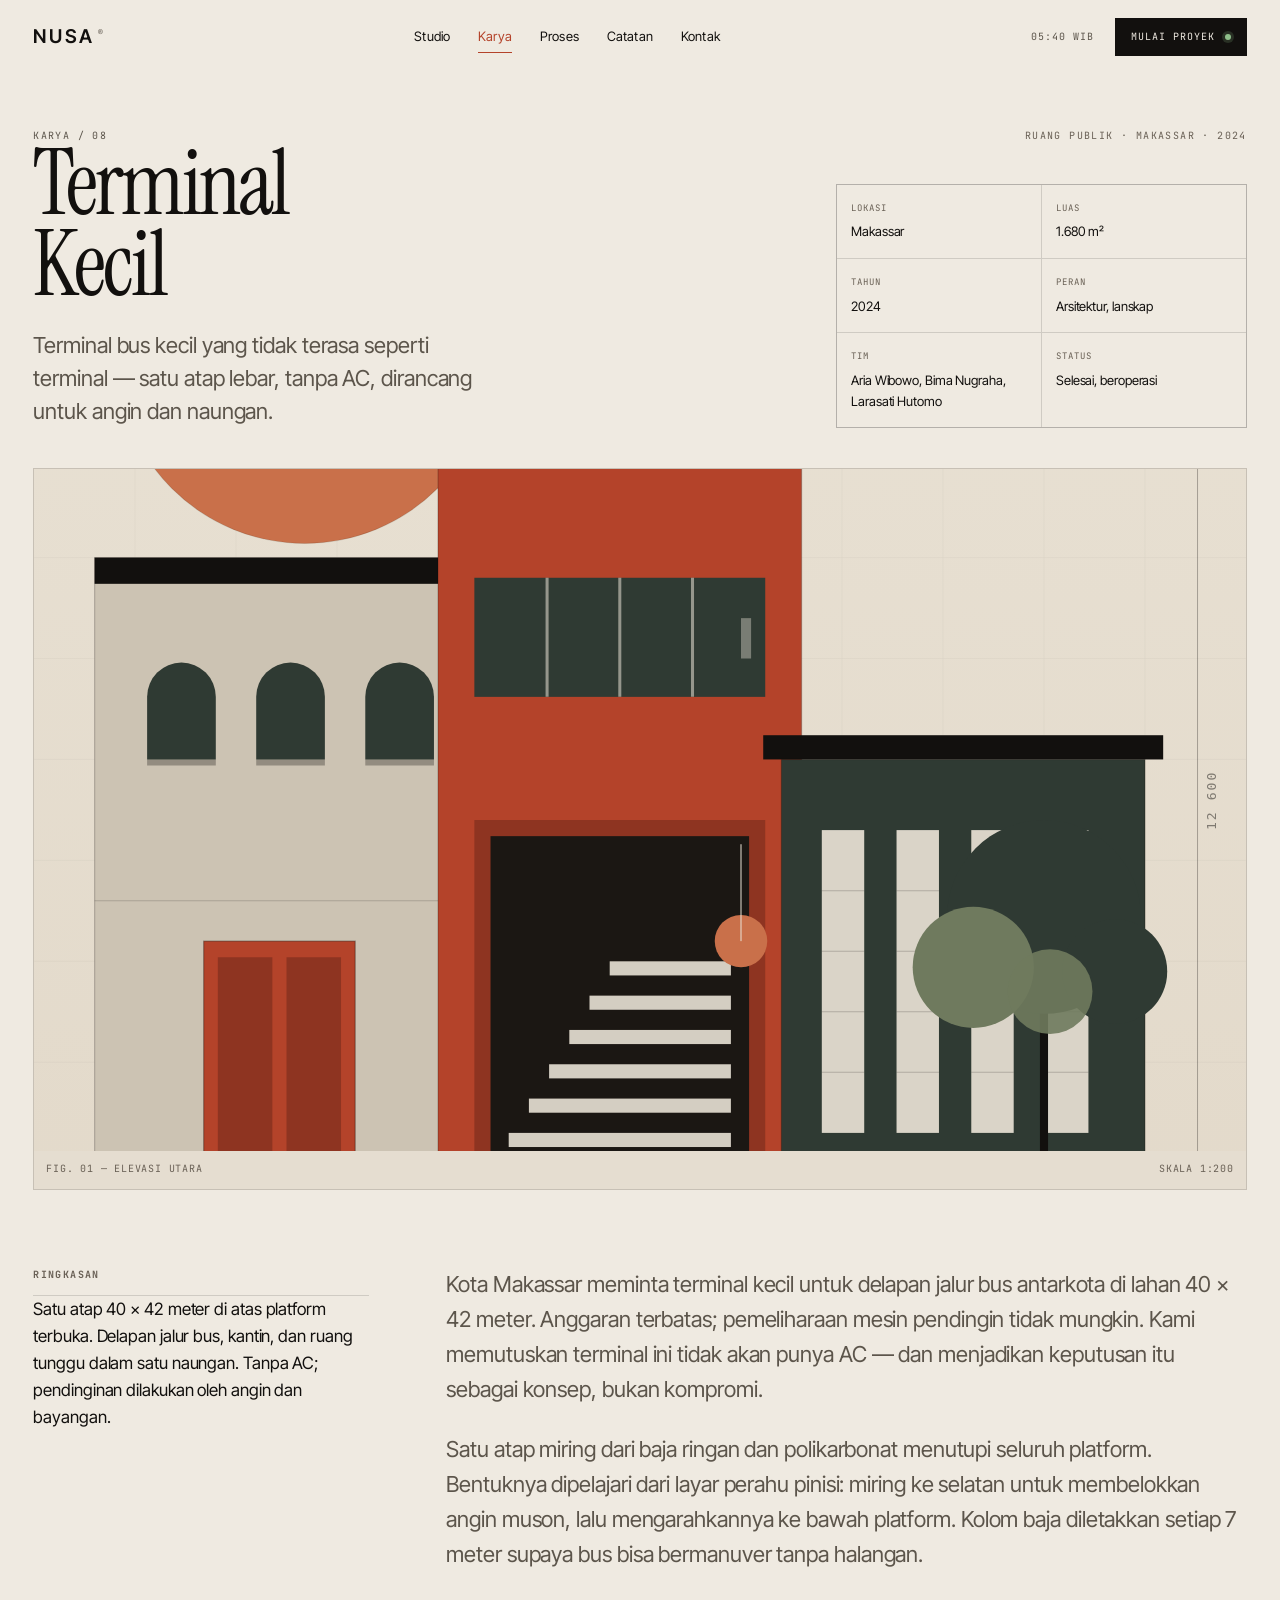
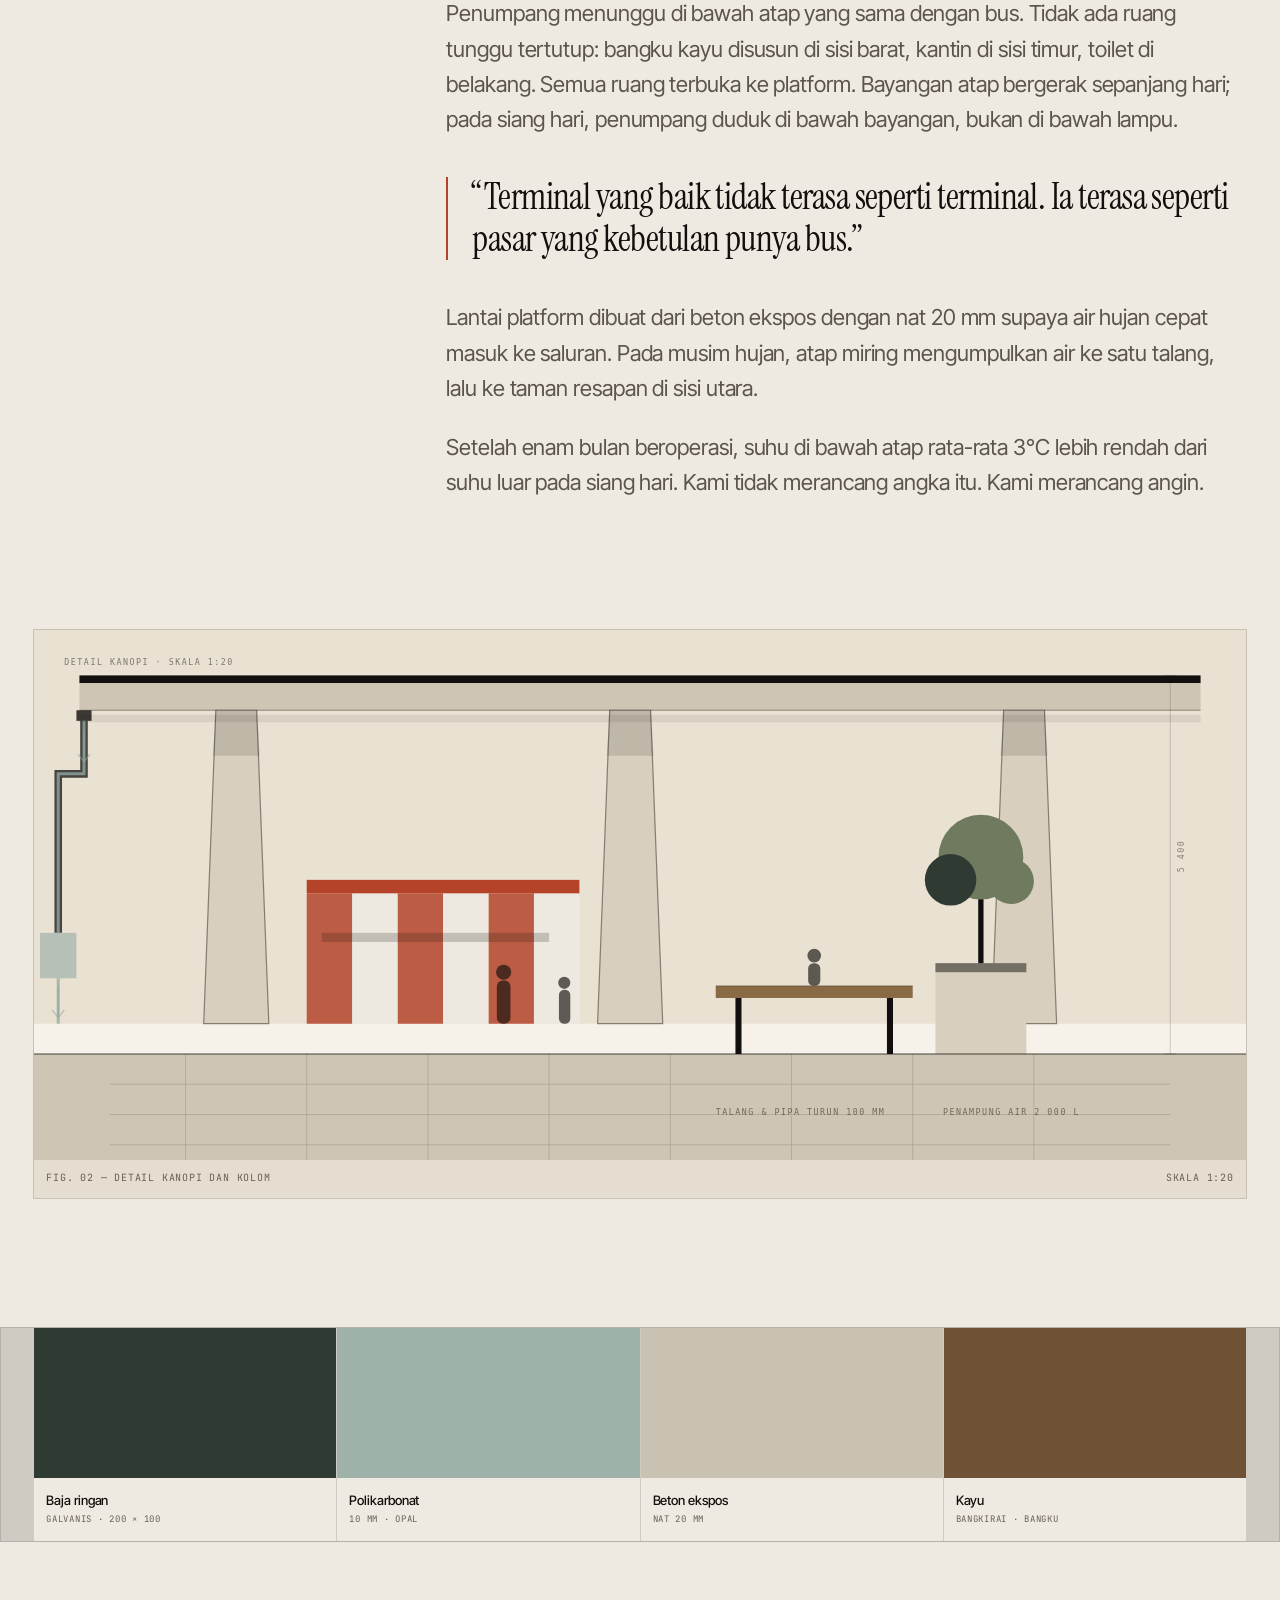
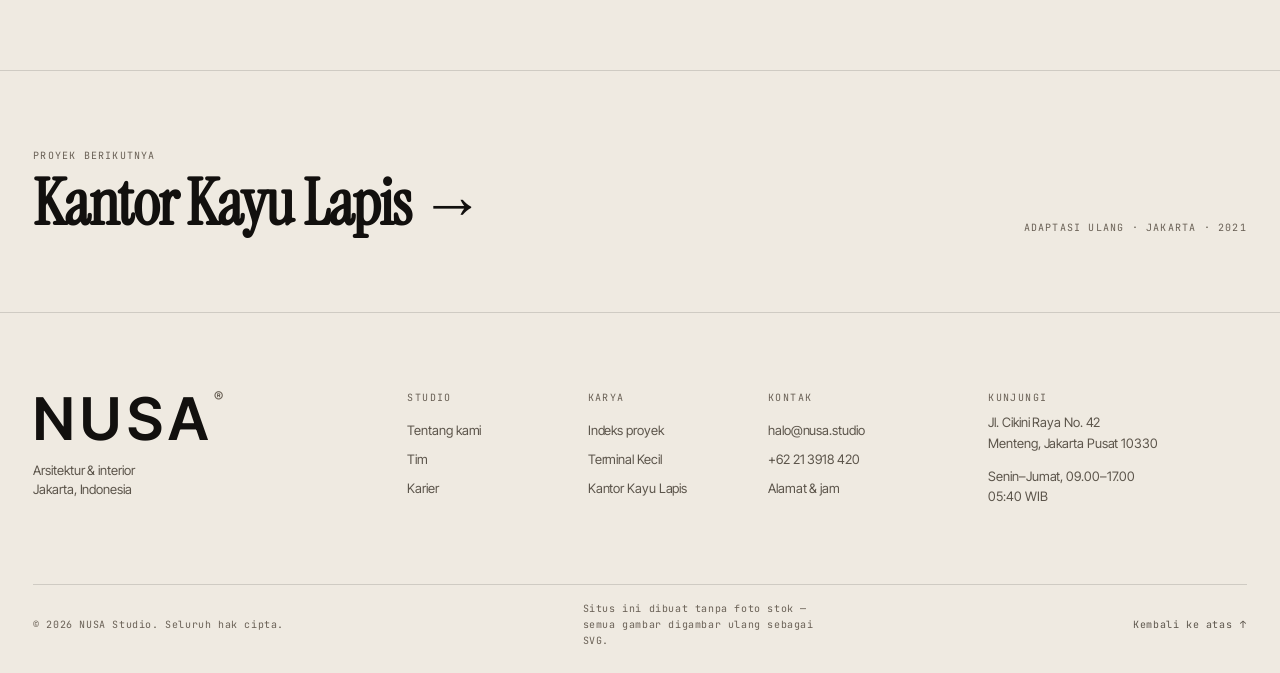
<file: projects/terminal-kecil.html>
<!doctype html>
<html lang="id">
<head>
  <meta charset="utf-8">
  <meta name="viewport" content="width=device-width, initial-scale=1">
  <title>Terminal Kecil — NUSA</title>
  <meta name="description" content="Terminal Kecil: terminal bus 1.680 m² di Makassar dengan satu atap lebar, tanpa AC, dirancang untuk angin dan naungan. Selesai 2024.">
  <link rel="canonical" href="https://nusa.studio/projects/terminal-kecil.html">
  <meta name="theme-color" content="#EFEAE1">
  <meta property="og:type" content="article">
  <meta property="og:site_name" content="NUSA">
  <meta property="og:url" content="https://nusa.studio/projects/terminal-kecil.html">
  <meta property="og:locale" content="id_ID">
  <meta property="og:title" content="Terminal Kecil — NUSA">
  <meta property="og:description" content="Terminal bus kecil yang tidak terasa seperti terminal. Makassar, 2024.">
  <meta property="og:image" content="https://nusa.studio/assets/img/proj-terminal.png">
  <meta property="og:image:width" content="800">
  <meta property="og:image:height" content="600">
  <meta property="og:image:alt" content="Terminal Kecil — terminal bus di Makassar.">
  <meta name="twitter:card" content="summary_large_image">
  <meta name="twitter:title" content="Terminal Kecil — NUSA">
  <meta name="twitter:description" content="Terminal bus kecil yang tidak terasa seperti terminal. Makassar, 2024.">
  <meta name="twitter:image" content="https://nusa.studio/assets/img/proj-terminal.png">
  <link rel="icon" href="../assets/img/favicon.svg" type="image/svg+xml">
  <link rel="preconnect" href="https://fonts.googleapis.com">
  <link rel="preconnect" href="https://fonts.gstatic.com" crossorigin>
  <link href="https://fonts.googleapis.com/css2?family=Instrument+Serif:ital@0;1&family=Inter+Tight:wght@300;400;500;600&family=JetBrains+Mono:wght@400;500&display=swap" rel="stylesheet">
  <link rel="stylesheet" href="../assets/css/main.css">
  <noscript><style>[data-loader]{display:none!important}</style></noscript>
</head>

<body data-page="projects">
  <a class="skip" href="#main">Lewati ke konten utama</a>

  <header class="head" data-head>
    <div class="head__inner">
      <a class="brand" href="../index.html" aria-label="NUSA — beranda">
        <span class="brand__mark">NUSA</span><span class="brand__sup" aria-hidden="true">®</span>
      </a>
      <nav class="head__nav" aria-label="Navigasi utama">
        <a href="../studio.html" data-nav="studio">Studio</a>
        <a href="../projects.html" data-nav="projects">Karya</a>
        <a href="../index.html#proses" data-nav="process">Proses</a>
        <a href="../index.html#catatan" data-nav="notes">Catatan</a>
        <a href="../contact.html" data-nav="contact">Kontak</a>
      </nav>
      <div class="head__aside">
        <span class="clock" data-clock aria-label="Waktu Jakarta">--:-- WIB</span>
        <a class="head__cta" href="../contact.html"><span>Mulai proyek</span><span class="head__cta-dot" aria-hidden="true"></span></a>
        <button class="burger" type="button" data-menu-toggle aria-expanded="false" aria-controls="menu">
          <span class="burger__label">Menu</span>
          <span class="burger__bars" aria-hidden="true"><i></i><i></i></span>
        </button>
      </div>
    </div>
  </header>

  <div class="menu" id="menu" data-menu hidden>
    <div class="menu__inner">
      <nav class="menu__nav" aria-label="Navigasi seluler">
        <a href="../studio.html"><span class="menu__idx">01</span>Studio</a>
        <a href="../projects.html"><span class="menu__idx">02</span>Karya</a>
        <a href="../index.html#proses"><span class="menu__idx">03</span>Proses</a>
        <a href="../index.html#catatan"><span class="menu__idx">04</span>Catatan</a>
        <a href="../contact.html"><span class="menu__idx">05</span>Kontak</a>
      </nav>
      <div class="menu__foot">
        <p>Jl. Cikini Raya 42<br>Menteng, Jakarta Pusat</p>
        <p><a href="mailto:halo@nusa.studio">halo@nusa.studio</a><br>+62 21 3918 420</p>
        <p class="menu__time"><span data-clock>--:-- WIB</span></p>
      </div>
    </div>
  </div>

  <main id="main" tabindex="-1">
    <section class="case-top">
      <p class="eyebrow eyebrow--split"><span><a href="../projects.html">Karya</a> / 08</span><span>Ruang publik · Makassar · 2024</span></p>
      <div class="case-top__grid">
        <div>
          <h1 class="case-top__title">Terminal<br>Kecil</h1>
          <p class="case-top__lede">Terminal bus kecil yang tidak terasa seperti terminal — satu atap lebar, tanpa AC, dirancang untuk angin dan naungan.</p>
        </div>
        <dl class="case-facts">
          <div><dt>Lokasi</dt><dd>Makassar</dd></div>
          <div><dt>Luas</dt><dd>1.680 m²</dd></div>
          <div><dt>Tahun</dt><dd>2024</dd></div>
          <div><dt>Peran</dt><dd>Arsitektur, lanskap</dd></div>
          <div><dt>Tim</dt><dd>Aria Wibowo, Bima Nugraha, Larasati Hutomo</dd></div>
          <div><dt>Status</dt><dd>Selesai, beroperasi</dd></div>
        </dl>
      </div>
    </section>

    <div class="case-media">
      <figure>
        <img src="../assets/img/hero-elevation.svg" width="1200" height="1500" alt="Elevasi Terminal Kecil: atap tunggal miring di atas platform terbuka.">
        <figcaption><span>Fig. 01 — Elevasi utara</span><span>Skala 1:200</span></figcaption>
      </figure>
    </div>

    <section class="case-body">
      <aside class="case-body__side">
        <h2>Ringkasan</h2>
        <p>Satu atap 40 × 42 meter di atas platform terbuka. Delapan jalur bus, kantin, dan ruang tunggu dalam satu naungan. Tanpa AC; pendinginan dilakukan oleh angin dan bayangan.</p>
      </aside>
      <div class="case-body__main">
        <p>Kota Makassar meminta terminal kecil untuk delapan jalur bus antarkota di lahan 40 × 42 meter. Anggaran terbatas; pemeliharaan mesin pendingin tidak mungkin. Kami memutuskan terminal ini tidak akan punya AC — dan menjadikan keputusan itu sebagai konsep, bukan kompromi.</p>
        <p>Satu atap miring dari baja ringan dan polikarbonat menutupi seluruh platform. Bentuknya dipelajari dari layar perahu pinisi: miring ke selatan untuk membelokkan angin muson, lalu mengarahkannya ke bawah platform. Kolom baja diletakkan setiap 7 meter supaya bus bisa bermanuver tanpa halangan.</p>
        <p>Penumpang menunggu di bawah atap yang sama dengan bus. Tidak ada ruang tunggu tertutup: bangku kayu disusun di sisi barat, kantin di sisi timur, toilet di belakang. Semua ruang terbuka ke platform. Bayangan atap bergerak sepanjang hari; pada siang hari, penumpang duduk di bawah bayangan, bukan di bawah lampu.</p>
        <blockquote class="pull">“Terminal yang baik tidak terasa seperti terminal. Ia terasa seperti pasar yang kebetulan punya bus.”</blockquote>
        <p>Lantai platform dibuat dari beton ekspos dengan nat 20 mm supaya air hujan cepat masuk ke saluran. Pada musim hujan, atap miring mengumpulkan air ke satu talang, lalu ke taman resapan di sisi utara.</p>
        <p>Setelah enam bulan beroperasi, suhu di bawah atap rata-rata 3°C lebih rendah dari suhu luar pada siang hari. Kami tidak merancang angka itu. Kami merancang angin.</p>
      </div>
    </section>

    <div class="case-gallery case-gallery--single">
      <figure>
        <img src="../assets/img/detail-kanopi.svg" width="1600" height="700" alt="Detail Terminal Kecil: kolom baja, kanopi polikarbonat, dan talang.">
        <figcaption><span>Fig. 02 — Detail kanopi dan kolom</span><span>Skala 1:20</span></figcaption>
      </figure>
    </div>

    <div class="palette" aria-label="Palet material proyek">
      <div class="swatch"><i style="--c:#2F3A33"></i><b>Baja ringan</b><small>Galvanis · 200 × 100</small></div>
      <div class="swatch"><i style="--c:#9FB2AA"></i><b>Polikarbonat</b><small>10 mm · opal</small></div>
      <div class="swatch"><i style="--c:#C9C1B2"></i><b>Beton ekspos</b><small>Nat 20 mm</small></div>
      <div class="swatch"><i style="--c:#6F5136"></i><b>Kayu</b><small>Bangkirai · bangku</small></div>
    </div>

    <section class="case-next">
      <div class="case-next__inner">
        <div>
          <p class="case-next__label">Proyek berikutnya</p>
          <a href="kantor-kayu-lapis.html"><h2 class="case-next__title">Kantor Kayu Lapis <span aria-hidden="true">→</span></h2></a>
        </div>
        <p class="case-next__label">Adaptasi ulang · Jakarta · 2021</p>
      </div>
    </section>
  </main>

  <footer class="foot" aria-label="Kaki halaman">
    <div class="foot__top">
      <div class="foot__brand">
        <p class="foot__mark">NUSA<span aria-hidden="true">®</span></p>
        <p class="foot__tag">Arsitektur &amp; interior<br>Jakarta, Indonesia</p>
      </div>
      <nav class="foot__nav" aria-label="Navigasi kaki halaman">
        <div>
          <h2 class="foot__hd">Studio</h2>
          <a href="../studio.html">Tentang kami</a>
          <a href="../studio.html#tim">Tim</a>
          <a href="../studio.html#karir">Karier</a>
        </div>
        <div>
          <h2 class="foot__hd">Karya</h2>
          <a href="../projects.html">Indeks proyek</a>
          <a href="terminal-kecil.html">Terminal Kecil</a>
          <a href="kantor-kayu-lapis.html">Kantor Kayu Lapis</a>
        </div>
        <div>
          <h2 class="foot__hd">Kontak</h2>
          <a href="mailto:halo@nusa.studio">halo@nusa.studio</a>
          <a href="tel:+62213918420">+62 21 3918 420</a>
          <a href="../contact.html">Alamat &amp; jam</a>
        </div>
      </nav>
      <div class="foot__visit">
        <h2 class="foot__hd">Kunjungi</h2>
        <p>Jl. Cikini Raya No. 42<br>Menteng, Jakarta Pusat 10330</p>
        <p>Senin–Jumat, 09.00–17.00<br><span data-clock>--:-- WIB</span></p>
      </div>
    </div>
    <div class="foot__bottom">
      <p>© <span data-year>2026</span> NUSA Studio. Seluruh hak cipta.</p>
      <p class="foot__credit">Situs ini dibuat tanpa foto stok — semua gambar digambar ulang sebagai SVG.</p>
      <a class="foot__top-link" href="#main">Kembali ke atas <span aria-hidden="true">↑</span></a>
    </div>
  </footer>

  <div class="cursor" data-cursor aria-hidden="true">
    <span class="cursor__dot"></span>
    <span class="cursor__coords" data-cursor-coords>0 / 0</span>
  </div>

  <script src="../assets/js/app.js" defer></script>
</body>
</html>
</file>
<file: assets/css/main.css>
/* ============================================================
   NUSA — Studio Arsitektur & Interior
   Design system + components. No frameworks.
   1. Tokens        6. Works       11. Inner pages
   2. Reset         7. Section cut 12. Contact
   3. Type          8. Process     13. Footer
   4. Layout        9. Marquee     14. Motion / a11y
   5. Header       10. Notes       15. Responsive
   ============================================================ */

/* ---------- 1. Tokens ---------- */
:root {
  /* colour roles */
  --paper: #efeae1;
  --paper-2: #e5ddd0;
  --paper-3: #d9d1c4;
  --ink: #12100e;
  --ink-2: #241f1a;
  --ink-soft: #5c554b;
  --ink-faint: #696055;
  --clay: #b4432a;
  --clay-2: #8e3421;
  --moss: #2f3a33;
  --sand: #d6b78e;
  --line: rgba(18, 16, 14, .14);
  --line-strong: rgba(18, 16, 14, .28);
  --line-light: rgba(239, 234, 225, .18);
  --line-light-strong: rgba(239, 234, 225, .38);

  /* type */
  --serif: "Instrument Serif", "Iowan Old Style", Georgia, serif;
  --sans: "Inter Tight", "Helvetica Neue", Helvetica, Arial, sans-serif;
  --mono: "JetBrains Mono", ui-monospace, "SFMono-Regular", Menlo, monospace;

  --t-xs: 10px;
  --t-sm: 13px;
  --t-base: clamp(15px, .35vw + 14px, 17px);
  --t-lg: clamp(18px, .55vw + 16px, 22px);
  --t-h3: clamp(24px, 1.6vw + 18px, 34px);
  --t-h2: clamp(38px, 3.6vw + 22px, 78px);
  --t-h1: clamp(52px, 7.8vw, 148px);
  --t-mega: clamp(64px, 12vw, 220px);

  /* space + grid */
  --gutter: clamp(18px, 2.6vw, 44px);
  --s-1: 8px;
  --s-2: 16px;
  --s-3: 24px;
  --s-4: 40px;
  --s-5: clamp(56px, 6vw, 96px);
  --s-6: clamp(80px, 10vw, 160px);
  --wrap: 1600px;
  --head-h: 74px;

  /* motion */
  --dur-fast: .18s;
  --dur-base: .42s;
  --dur-slow: .9s;
  --dur-scene: 1.3s;
  --ease-out: cubic-bezier(.22, 1, .36, 1);
  --ease-inout: cubic-bezier(.65, .05, .36, 1);
  --ease-snap: cubic-bezier(.16, 1, .3, 1);
}

/* ---------- 2. Reset ---------- */
*, *::before, *::after { box-sizing: border-box; }

html {
  -webkit-text-size-adjust: 100%;
  scroll-behavior: smooth;
  scroll-padding-top: calc(var(--head-h) + 16px);
}

body {
  margin: 0;
  background: var(--paper);
  color: var(--ink);
  font-family: var(--sans);
  font-size: var(--t-base);
  font-weight: 400;
  line-height: 1.6;
  letter-spacing: -.005em;
  -webkit-font-smoothing: antialiased;
  text-rendering: optimizeLegibility;
  overflow-x: hidden;
}

body.is-locked { overflow: hidden; }

img, svg, video { display: block; max-width: 100%; }
img { height: auto; }
button, input, textarea, select { font: inherit; color: inherit; }
button { background: none; border: 0; padding: 0; cursor: pointer; }
a { color: inherit; text-decoration: none; }
ul, ol { margin: 0; padding: 0; list-style: none; }
h1, h2, h3, h4, p, dl, dd, figure, blockquote { margin: 0; }
hr { border: 0; border-top: 1px solid var(--line); margin: 0; }

::selection { background: var(--clay); color: var(--paper); }

:focus-visible {
  outline: 2px solid var(--clay);
  outline-offset: 4px;
  border-radius: 1px;
}

.skip {
  position: fixed;
  top: 12px;
  left: 12px;
  z-index: 200;
  padding: 12px 18px;
  background: var(--ink);
  color: var(--paper);
  font-family: var(--mono);
  font-size: var(--t-xs);
  letter-spacing: .12em;
  text-transform: uppercase;
  transform: translateY(-160%);
  transition: transform var(--dur-base) var(--ease-out);
}
.skip:focus {
  transform: translateY(0);
  transition-duration: .1s;
}

/* ---------- 3. Type ---------- */
.eyebrow {
  display: flex;
  gap: 18px;
  align-items: center;
  font-family: var(--mono);
  font-size: var(--t-xs);
  letter-spacing: .14em;
  text-transform: uppercase;
  color: var(--ink-soft);
}
.eyebrow--split { justify-content: space-between; gap: 24px; flex-wrap: wrap; }
.eyebrow--split span:last-child { color: var(--ink-faint); }

.lede {
  font-size: var(--t-lg);
  line-height: 1.45;
  letter-spacing: -.01em;
  max-width: 34ch;
  color: var(--ink);
}

.sec-num {
  display: flex;
  align-items: baseline;
  gap: 14px;
  font-family: var(--mono);
  font-size: var(--t-xs);
  letter-spacing: .14em;
  text-transform: uppercase;
  color: var(--ink-soft);
  padding-bottom: 18px;
  border-bottom: 1px solid var(--line);
}
.sec-num span {
  font-size: 11px;
  color: var(--clay);
}
.sec-num--light { color: var(--paper-3); border-color: var(--line-light); }

.sec-title {
  font-family: var(--serif);
  font-weight: 400;
  font-size: var(--t-h2);
  line-height: .98;
  letter-spacing: -.02em;
  text-wrap: balance;
  margin-top: var(--s-3);
}
.sec-title em { font-style: italic; color: var(--clay); }
.sec-title--md { font-size: clamp(32px, 3.2vw + 18px, 62px); }
.sec-title--light { color: var(--paper); }
.sec-title--light em { color: var(--sand); }

.sec-note {
  max-width: 44ch;
  margin-top: var(--s-3);
  color: var(--ink-soft);
  font-size: var(--t-sm);
  line-height: 1.7;
}
.sec-note--right { margin-top: 0; align-self: end; padding-bottom: 6px; }

.link-underline {
  display: inline-flex;
  align-items: center;
  gap: 10px;
  font-family: var(--mono);
  font-size: var(--t-xs);
  letter-spacing: .12em;
  text-transform: uppercase;
  padding-bottom: 6px;
  border-bottom: 1px solid var(--line-strong);
  transition: color var(--dur-fast) var(--ease-out), border-color var(--dur-fast) var(--ease-out);
}
.link-underline span { transition: transform var(--dur-base) var(--ease-out); }
.link-underline:hover { color: var(--clay); border-color: var(--clay); }
.link-underline:hover span { transform: translate(3px, -3px); }

/* ---------- 4. Layout ---------- */
.wrap {
  width: 100%;
  max-width: var(--wrap);
  margin-inline: auto;
  padding-inline: var(--gutter);
}
.section {
  padding: var(--s-6) var(--gutter);
  max-width: var(--wrap);
  margin-inline: auto;
}
.section + .section { padding-top: var(--s-5); }

.sec-head {
  display: grid;
  gap: var(--s-3);
  grid-template-columns: minmax(0, 1fr);
  margin-bottom: var(--s-5);
}
.sec-head--row {
  grid-template-columns: minmax(0, 1.4fr) minmax(0, 1fr);
  align-items: end;
  gap: var(--s-4);
}
.sec-head .link-underline { justify-self: start; }

/* buttons */
.btn {
  display: inline-flex;
  align-items: center;
  justify-content: center;
  gap: 12px;
  min-height: 48px;
  padding: 0 22px;
  font-family: var(--mono);
  font-size: var(--t-xs);
  letter-spacing: .12em;
  text-transform: uppercase;
  border: 1px solid transparent;
  transition: background var(--dur-fast) var(--ease-out), color var(--dur-fast) var(--ease-out),
              border-color var(--dur-fast) var(--ease-out), transform var(--dur-fast) var(--ease-out);
}
.btn--solid { background: var(--ink); color: var(--paper); }
.btn--solid:hover { background: var(--clay); }
.btn--ghost { border-color: var(--line-strong); color: var(--ink); }
.btn--ghost:hover { border-color: var(--ink); background: rgba(18, 16, 14, .04); }
.btn__arrow { transition: transform var(--dur-base) var(--ease-out); }
.btn:hover .btn__arrow { transform: translate(3px, -3px); }
.btn:active { transform: translateY(1px); }

/* ---------- 5. Header ---------- */
.head {
  position: fixed;
  inset: 0 0 auto 0;
  z-index: 90;
  height: var(--head-h);
  border-bottom: 1px solid transparent;
  transition: background var(--dur-base) var(--ease-out), border-color var(--dur-base) var(--ease-out);
}
.head.is-scrolled {
  background: rgba(239, 234, 225, .86);
  -webkit-backdrop-filter: blur(14px);
  backdrop-filter: blur(14px);
  border-color: var(--line);
}
.head__inner {
  height: 100%;
  max-width: var(--wrap);
  margin-inline: auto;
  padding-inline: var(--gutter);
  display: flex;
  align-items: center;
  justify-content: space-between;
  gap: var(--s-3);
}

.brand { display: flex; align-items: flex-start; gap: 3px; }
.brand__mark {
  font-family: var(--sans);
  font-size: 19px;
  font-weight: 600;
  letter-spacing: .14em;
  line-height: 1;
}
.brand__sup {
  font-family: var(--mono);
  font-size: 8px;
  color: var(--ink-soft);
  transform: translateY(-1px);
}

.head__nav { display: flex; gap: clamp(18px, 2.2vw, 34px); }
.head__nav a {
  position: relative;
  font-size: 13px;
  letter-spacing: .01em;
  padding-block: 6px;
  color: var(--ink);
  transition: color var(--dur-fast) var(--ease-out);
}
.head__nav a::after {
  content: "";
  position: absolute;
  left: 0;
  right: 0;
  bottom: 0;
  height: 1px;
  background: currentColor;
  transform: scaleX(0);
  transform-origin: right;
  transition: transform var(--dur-base) var(--ease-out);
}
.head__nav a:hover::after,
.head__nav a[aria-current="page"]::after { transform: scaleX(1); transform-origin: left; }
.head__nav a[aria-current="page"] { color: var(--clay); }

.head__aside { display: flex; align-items: center; gap: clamp(12px, 1.6vw, 24px); }
.clock {
  font-family: var(--mono);
  font-size: var(--t-xs);
  letter-spacing: .1em;
  color: var(--ink-soft);
  font-variant-numeric: tabular-nums;
  white-space: nowrap;
}
.head__cta {
  display: inline-flex;
  align-items: center;
  gap: 10px;
  height: 38px;
  padding: 0 16px;
  background: var(--ink);
  color: var(--paper);
  font-family: var(--mono);
  font-size: var(--t-xs);
  letter-spacing: .1em;
  text-transform: uppercase;
  transition: background var(--dur-fast) var(--ease-out);
}
.head__cta:hover { background: var(--clay); }
.head__cta-dot {
  width: 6px; height: 6px; border-radius: 50%;
  background: #8fbf8a;
  box-shadow: 0 0 0 3px rgba(143, 191, 138, .18);
}

.burger { display: none; align-items: center; gap: 10px; min-height: 44px; min-width: 44px; justify-content: flex-end; margin-right: -10px; padding: 10px; }
.burger__label {
  font-family: var(--mono);
  font-size: var(--t-xs);
  letter-spacing: .12em;
  text-transform: uppercase;
}
.burger__bars { display: grid; gap: 5px; width: 22px; }
.burger__bars i { display: block; height: 1px; background: var(--ink); transition: transform var(--dur-base) var(--ease-out); }
.burger[aria-expanded="true"] .burger__bars i:first-child { transform: translateY(3px) rotate(45deg); }
.burger[aria-expanded="true"] .burger__bars i:last-child { transform: translateY(-3px) rotate(-45deg); }

/* mobile menu */
.menu {
  position: fixed;
  inset: 0;
  z-index: 80;
  background: var(--ink);
  color: var(--paper);
  padding: calc(var(--head-h) + 32px) var(--gutter) var(--gutter);
  display: flex;
  flex-direction: column;
  justify-content: space-between;
  overflow-y: auto;
  overscroll-behavior: contain;
  -webkit-overflow-scrolling: touch;
  clip-path: inset(0 0 100% 0);
  transition: clip-path var(--dur-scene) var(--ease-inout);
}

/* header inverts while the black menu is open and sits above it */
body.is-locked .head,
body.is-locked .head.is-scrolled {
  background: transparent;
  -webkit-backdrop-filter: none;
  backdrop-filter: none;
  border-color: var(--line-light);
}
body.is-locked .brand__mark,
body.is-locked .brand__sup,
body.is-locked .burger__label { color: var(--paper); }
body.is-locked .burger__bars i { background: var(--paper); }
.menu[hidden] { display: none; }
.menu.is-open { clip-path: inset(0 0 0 0); }
.menu__nav { display: grid; gap: 4px; }
.menu__nav a {
  display: flex;
  align-items: baseline;
  gap: 18px;
  font-family: var(--serif);
  font-size: clamp(38px, 9vw, 64px);
  line-height: 1.16;
  letter-spacing: -.02em;
  padding-bottom: 6px;
  border-bottom: 1px solid var(--line-light);
  opacity: 0;
  transform: translateY(18px);
  transition: opacity .5s var(--ease-out), transform .5s var(--ease-out), color .2s;
}
.menu.is-open .menu__nav a { opacity: 1; transform: none; }
.menu.is-open .menu__nav a:nth-child(1) { transition-delay: .18s; }
.menu.is-open .menu__nav a:nth-child(2) { transition-delay: .24s; }
.menu.is-open .menu__nav a:nth-child(3) { transition-delay: .3s; }
.menu.is-open .menu__nav a:nth-child(4) { transition-delay: .36s; }
.menu.is-open .menu__nav a:nth-child(5) { transition-delay: .42s; }
.menu__nav a:hover { color: var(--sand); }
.menu__idx {
  font-family: var(--mono);
  font-size: var(--t-xs);
  color: var(--sand);
  letter-spacing: .1em;
}
.menu__foot {
  display: grid;
  gap: 18px;
  grid-template-columns: repeat(2, 1fr);
  padding-top: var(--s-3);
  border-top: 1px solid var(--line-light);
  font-size: var(--t-sm);
  color: var(--paper-3);
}
.menu__foot a:hover { color: var(--paper); }
.menu__time { grid-column: 1 / -1; font-family: var(--mono); font-size: var(--t-xs); letter-spacing: .1em; }

/* ---------- 6. Hero ---------- */
.hero {
  position: relative;
  min-height: 100svh;
  padding: calc(var(--head-h) + clamp(24px, 5vh, 64px)) var(--gutter) 28px;
  display: flex;
  flex-direction: column;
  max-width: var(--wrap);
  margin-inline: auto;
}
.hero__grid {
  flex: 1;
  display: grid;
  grid-template-columns: minmax(0, 1.08fr) minmax(0, .92fr);
  gap: clamp(24px, 4vw, 64px);
  align-items: center;
}
.hero__intro { display: flex; flex-direction: column; gap: clamp(20px, 3vh, 40px); padding-block: 8px; }

.hero__title {
  font-family: var(--sans);
  font-weight: 500;
  font-size: clamp(48px, 8.4vw, 138px);
  line-height: .88;
  letter-spacing: -.045em;
  margin: 0;
}
.hero__title em {
  font-family: var(--serif);
  font-style: italic;
  font-weight: 400;
  color: var(--clay);
  letter-spacing: -.02em;
  padding-right: .04em;
}
.line-mask { display: block; overflow: hidden; padding-bottom: .04em; }
.line-mask > span,
.line-mask > em {
  display: block;
  transform: translateY(112%);
  animation: rise var(--dur-scene) var(--ease-snap) forwards;
}
.line-mask:nth-child(1) > span { animation-delay: .34s; }
.line-mask:nth-child(2) > span { animation-delay: .42s; }
.line-mask:nth-child(3) > em { animation-delay: .5s; }

.hero__foot {
  display: flex;
  flex-direction: column;
  gap: var(--s-3);
  max-width: 44ch;
}
.hero__actions { display: flex; flex-wrap: wrap; gap: 12px; }

.hero__art { position: relative; align-self: center; }
.frame {
  position: relative;
  overflow: hidden;
  background: var(--paper-2);
  border: 1px solid var(--line);
}
.frame--hero { aspect-ratio: 4 / 5; }
.frame img { width: 100%; height: 100%; object-fit: cover; }
.frame__corner {
  position: absolute;
  width: 14px; height: 14px;
  border: 1px solid var(--ink);
  opacity: .5;
}
.frame__corner--tl { top: 10px; left: 10px; border-right: 0; border-bottom: 0; }
.frame__corner--br { bottom: 10px; right: 10px; border-left: 0; border-top: 0; }

.figcap {
  display: flex;
  justify-content: space-between;
  gap: 16px;
  margin-top: 10px;
  font-family: var(--mono);
  font-size: var(--t-xs);
  letter-spacing: .08em;
  text-transform: uppercase;
  color: var(--ink-soft);
}
.figcap span:first-child { color: var(--clay); }

.hero__meta {
  display: flex;
  align-items: flex-end;
  justify-content: space-between;
  gap: var(--s-3);
  margin-top: clamp(20px, 4vh, 44px);
  padding-top: 18px;
  border-top: 1px solid var(--line);
}
.scroll-cue {
  display: inline-flex;
  align-items: center;
  gap: 12px;
  font-family: var(--mono);
  font-size: var(--t-xs);
  letter-spacing: .1em;
  text-transform: uppercase;
  color: var(--ink-soft);
}
.scroll-cue__track {
  position: relative;
  width: 1px; height: 34px;
  background: var(--line-strong);
  overflow: hidden;
}
.scroll-cue__track i {
  position: absolute; inset: 0 0 auto 0;
  display: block;
  height: 14px;
  background: var(--clay);
  animation: cue 2.2s var(--ease-inout) infinite;
}
.hero__coords {
  font-family: var(--mono);
  font-size: var(--t-xs);
  letter-spacing: .08em;
  color: var(--ink-faint);
  text-align: right;
}

.hero__rules {
  position: absolute;
  inset: 0 var(--gutter);
  display: grid;
  grid-template-columns: repeat(4, 1fr);
  pointer-events: none;
  border-left: 1px solid var(--line);
  border-right: 1px solid var(--line);
  opacity: .45;
}
.hero__rules i { border-right: 1px solid var(--line); }
.hero__rules i:last-child { border-right: 0; }

/* ---------- 6b. Manifesto ---------- */
.manifesto__body {
  display: grid;
  grid-template-columns: minmax(0, 1.2fr) minmax(0, .8fr);
  gap: clamp(32px, 6vw, 100px);
  align-items: start;
}
.manifesto__copy { max-width: 62ch; }
.manifesto__copy p { color: var(--ink-soft); }
.manifesto__copy p + p { margin-top: 1em; }
.dropcap::first-letter {
  float: left;
  font-family: var(--serif);
  font-size: 4.4em;
  line-height: .78;
  padding: .06em .12em 0 0;
  color: var(--ink);
}
.manifesto__copy .link-underline { margin-top: var(--s-3); }

.stats {
  display: grid;
  grid-template-columns: repeat(2, 1fr);
  border-top: 1px solid var(--line);
}
.stat {
  padding: var(--s-3) 0;
  border-bottom: 1px solid var(--line);
}
.stat:nth-child(odd) { padding-right: var(--s-3); }
.stat:nth-child(even) { padding-left: var(--s-3); border-left: 1px solid var(--line); }
.stat dt {
  font-family: var(--mono);
  font-size: var(--t-xs);
  letter-spacing: .12em;
  text-transform: uppercase;
  color: var(--ink-faint);
}
.stat dd {
  font-family: var(--serif);
  font-size: clamp(36px, 3.4vw, 54px);
  line-height: 1;
  margin-top: 10px;
  letter-spacing: -.02em;
  font-variant-numeric: tabular-nums;
}
.stat dd sup { font-size: .45em; vertical-align: super; color: var(--clay); margin-left: 2px; }

.manifesto__strip {
  margin-top: var(--s-5);
  padding-top: var(--s-2);
  border-top: 1px solid var(--line);
  display: flex;
  flex-wrap: wrap;
  gap: clamp(12px, 2vw, 28px);
  font-family: var(--mono);
  font-size: var(--t-xs);
  letter-spacing: .14em;
  text-transform: uppercase;
  color: var(--ink-faint);
}
.manifesto__strip span:nth-child(even) { color: var(--clay); }

/* ---------- 7. Works ---------- */
.works__list { border-top: 1px solid var(--line); position: relative; }
.work { position: relative; border-bottom: 1px solid var(--line); }
.work__link {
  display: grid;
  grid-template-columns: 56px minmax(0, 1fr) minmax(180px, 300px) 80px 36px;
  align-items: center;
  gap: var(--s-2);
  padding: clamp(18px, 2.4vw, 30px) 0;
  transition: color var(--dur-base) var(--ease-out), padding var(--dur-base) var(--ease-out);
}
.work__idx {
  font-family: var(--mono);
  font-size: var(--t-xs);
  color: var(--ink-faint);
  letter-spacing: .1em;
}
.work__name {
  font-family: var(--serif);
  font-size: clamp(26px, 2.6vw, 44px);
  line-height: 1.06;
  letter-spacing: -.015em;
}
.work__meta {
  font-family: var(--mono);
  font-size: 11px;
  letter-spacing: .08em;
  text-transform: uppercase;
  color: var(--ink-soft);
}
.work__year {
  font-family: var(--mono);
  font-size: var(--t-xs);
  color: var(--ink-faint);
  text-align: right;
}
.work__arrow {
  font-size: 18px;
  line-height: 1;
  text-align: right;
  opacity: 0;
  transform: translate(-6px, 6px);
  transition: opacity var(--dur-base) var(--ease-out), transform var(--dur-base) var(--ease-out);
}
.work__link:hover .work__arrow { opacity: 1; transform: none; }
.work__link:hover .work__name { color: var(--clay); }
.work__link:active { padding-left: 6px; }

.work__preview {
  position: fixed;
  top: 0; left: 0;
  z-index: 60;
  width: 320px;
  aspect-ratio: 16 / 11;
  overflow: hidden;
  pointer-events: none;
  opacity: 0;
  transform: translate3d(var(--x, 0px), var(--y, 0px), 0) translate(-50%, -50%) scale(var(--s, .9));
  transition: opacity .28s var(--ease-out), transform .34s var(--ease-out);
  background: var(--paper-2);
  border: 1px solid var(--line);
  will-change: transform, opacity;
  display: none;
}
.work__preview img { width: 100%; height: 100%; object-fit: cover; }
.work__preview.is-on { opacity: 1; --s: 1; }

@media (hover: hover) and (pointer: fine) {
  .work__preview { display: block; }
}

/* ---------- 8. Section cut (signature) ---------- */
.cut {
  background: var(--ink);
  color: var(--paper);
  padding: var(--s-6) var(--gutter);
  overflow: hidden;
}
.cut__head {
  max-width: var(--wrap);
  margin: 0 auto var(--s-5);
  display: grid;
  grid-template-columns: minmax(0, 1.1fr) minmax(0, .9fr);
  gap: var(--s-4) clamp(32px, 5vw, 80px);
  align-items: end;
}
.cut__head .sec-num { grid-column: 1 / -1; }
.cut__lede {
  color: var(--paper-3);
  font-size: var(--t-sm);
  line-height: 1.7;
  max-width: 42ch;
  padding-bottom: 8px;
}

.cut__stage {
  position: relative;
  max-width: var(--wrap);
  margin-inline: auto;
  aspect-ratio: 16 / 9;
  max-height: 78vh;
  border: 1px solid var(--line-light);
  overflow: hidden;
  touch-action: pan-y;
  cursor: ns-resize;
  user-select: none;
  -webkit-user-select: none;
  --cut: 54%;
}
.cut__pane { position: absolute; inset: 0; }
.cut__pane svg { width: 100%; height: 100%; display: block; }
.cut__pane--render {
  z-index: 1;
  clip-path: inset(0 0 calc(100% - var(--cut)) 0);
  transition: clip-path .06s linear;
}
.cut__pane--line { background: #f6f2ea; }
.cut__stage.is-dragging .cut__pane--render { transition: none; }

.cut__handle {
  position: absolute;
  inset-inline: 0;
  top: var(--cut);
  height: 44px;
  transform: translateY(-50%);
  cursor: ns-resize;
  touch-action: none;
  display: flex;
  align-items: center;
  z-index: 3;
}
.cut__handle:focus-visible { outline: 2px solid var(--sand); outline-offset: -2px; }
.cut__line {
  position: absolute;
  inset-inline: 0;
  top: 50%;
  height: 1px;
  background: var(--ink);
  box-shadow: 0 0 0 1px rgba(239, 234, 225, .55);
  pointer-events: none;
}
.cut__tag {
  position: relative;
  z-index: 2;
  margin-left: 12px;
  padding: 4px 8px;
  background: var(--ink);
  color: var(--paper);
  font-family: var(--mono);
  font-size: 10px;
  letter-spacing: .14em;
  border: 1px solid var(--paper);
}
.cut__grip {
  position: absolute;
  right: 12px;
  top: 50%;
  transform: translateY(-50%);
  z-index: 2;
  width: 34px; height: 34px;
  border-radius: 50%;
  background: var(--paper);
  border: 1px solid var(--ink);
  display: grid;
  align-content: center;
  justify-content: center;
  gap: 3px;
}
.cut__grip i { display: block; width: 12px; height: 1px; background: var(--ink); }

.cut__hint {
  position: absolute;
  bottom: 14px;
  left: 50%;
  transform: translateX(-50%);
  z-index: 2;
  font-family: var(--mono);
  font-size: 10px;
  letter-spacing: .18em;
  text-transform: uppercase;
  color: var(--ink);
  background: rgba(246, 242, 234, .85);
  padding: 5px 10px;
  opacity: .9;
  transition: opacity var(--dur-base) var(--ease-out);
}
.cut__stage.is-dragging .cut__hint,
.cut__stage.has-dragged .cut__hint { opacity: 0; }

.cut__legend {
  max-width: var(--wrap);
  margin: var(--s-3) auto 0;
  display: flex;
  flex-wrap: wrap;
  gap: 12px 32px;
  align-items: center;
  font-family: var(--mono);
  font-size: 10px;
  letter-spacing: .1em;
  text-transform: uppercase;
  color: var(--paper-3);
}
.cut__legend p { display: inline-flex; align-items: center; gap: 8px; }
.legend-key { width: 18px; height: 8px; display: inline-block; border: 1px solid var(--paper-3); }
.legend-key--render { background: var(--clay); border-color: var(--clay); }
.legend-key--line { background: #f6f2ea; }
.cut__readout { margin-left: auto; color: var(--paper); }
.cut__readout span { color: var(--sand); }

/* ---------- 9. Process ---------- */
.process {
  display: grid;
  grid-template-columns: minmax(0, .8fr) minmax(0, 1.2fr);
  gap: clamp(32px, 6vw, 100px);
  align-items: start;
}
.process__intro { position: sticky; top: calc(var(--head-h) + 40px); }
.process__intro .link-underline { margin-top: var(--s-4); }
.process__list { border-top: 1px solid var(--line); }
.step {
  display: grid;
  grid-template-columns: 60px minmax(0, 1fr);
  gap: var(--s-2);
  padding: var(--s-4) 0;
  border-bottom: 1px solid var(--line);
}
.step__num { font-family: var(--mono); font-size: var(--t-xs); color: var(--clay); letter-spacing: .1em; padding-top: 6px; }
.step__body h3 {
  font-family: var(--serif);
  font-size: var(--t-h3);
  font-weight: 400;
  letter-spacing: -.01em;
  line-height: 1.1;
}
.step__body p { margin-top: 10px; color: var(--ink-soft); font-size: var(--t-sm); line-height: 1.7; max-width: 52ch; }
.step__tag {
  display: inline-block;
  margin-top: var(--s-2);
  font-family: var(--mono);
  font-size: 10px;
  letter-spacing: .1em;
  text-transform: uppercase;
  color: var(--ink-faint);
  border: 1px solid var(--line);
  padding: 5px 9px;
}

/* ---------- 10. Marquee ---------- */
.marquee {
  background: var(--clay);
  color: var(--paper);
  overflow: hidden;
  padding: 18px 0;
  border-block: 1px solid rgba(239, 234, 225, .25);
}
.marquee__track {
  display: flex;
  align-items: center;
  gap: clamp(24px, 4vw, 56px);
  width: max-content;
  animation: marquee 32s linear infinite;
  will-change: transform;
}
.marquee:hover .marquee__track { animation-play-state: paused; }
.marquee span {
  font-family: var(--serif);
  font-size: clamp(28px, 3.4vw, 54px);
  line-height: 1;
  letter-spacing: -.01em;
  white-space: nowrap;
}
.marquee__dot { font-size: 10px !important; opacity: .6; }

/* ---------- 11. Notes ---------- */
.notes__grid {
  display: grid;
  grid-template-columns: repeat(3, minmax(0, 1fr));
  border-top: 1px solid var(--line);
  border-left: 1px solid var(--line);
}
.note { border-right: 1px solid var(--line); border-bottom: 1px solid var(--line); }
.note__link {
  display: flex;
  flex-direction: column;
  gap: var(--s-2);
  height: 100%;
  padding: clamp(20px, 2.4vw, 32px);
  transition: background var(--dur-base) var(--ease-out);
}
.note__link:hover { background: var(--paper-2); }
.note__meta {
  display: flex;
  justify-content: space-between;
  gap: 12px;
  font-family: var(--mono);
  font-size: 10px;
  letter-spacing: .1em;
  text-transform: uppercase;
  color: var(--ink-faint);
}
.note__meta span { color: var(--clay); }
.note__title {
  font-family: var(--serif);
  font-size: clamp(24px, 2vw, 30px);
  font-weight: 400;
  line-height: 1.12;
  letter-spacing: -.01em;
  margin-top: 4px;
}
.note__excerpt { color: var(--ink-soft); font-size: var(--t-sm); line-height: 1.65; }
.note__more {
  margin-top: auto;
  padding-top: var(--s-2);
  font-family: var(--mono);
  font-size: 10px;
  letter-spacing: .12em;
  text-transform: uppercase;
  display: inline-flex;
  gap: 8px;
  align-items: center;
  transition: color var(--dur-fast) var(--ease-out);
}
.note__link:hover .note__more { color: var(--clay); }

/* ---------- 12. CTA ---------- */
.cta {
  background: var(--ink);
  color: var(--paper);
  padding: var(--s-6) var(--gutter);
}
.cta__inner { max-width: var(--wrap); margin-inline: auto; }
.cta .eyebrow { color: var(--paper-3); }
.cta__title {
  font-family: var(--serif);
  font-weight: 400;
  font-size: clamp(44px, 7.4vw, 120px);
  line-height: .92;
  letter-spacing: -.025em;
  margin: var(--s-3) 0 var(--s-5);
}
.cta__title em { font-style: italic; color: var(--sand); }
.cta__title a { display: inline-block; transition: color var(--dur-base) var(--ease-out); }
.cta__title a:hover { color: var(--sand); }
.cta__row {
  display: flex;
  flex-wrap: wrap;
  justify-content: space-between;
  gap: var(--s-3) var(--s-5);
  align-items: end;
  padding-top: var(--s-3);
  border-top: 1px solid var(--line-light);
}
.cta__mail {
  font-family: var(--mono);
  font-size: clamp(15px, 1.5vw, 20px);
  letter-spacing: .02em;
  border-bottom: 1px solid var(--line-light-strong);
  padding-bottom: 4px;
  transition: color var(--dur-fast), border-color var(--dur-fast);
}
.cta__mail:hover { color: var(--sand); border-color: var(--sand); }
.cta__note { max-width: 38ch; font-size: var(--t-sm); color: var(--paper-3); }

/* ---------- 13. Footer ---------- */
.foot { background: var(--paper); border-top: 1px solid var(--line); padding: var(--s-5) var(--gutter) var(--s-3); }
.foot__top {
  max-width: var(--wrap);
  margin-inline: auto;
  display: grid;
  grid-template-columns: 1.2fr 2fr 1fr;
  gap: var(--s-4) clamp(24px, 5vw, 80px);
}
.foot__mark {
  font-family: var(--sans);
  font-size: clamp(38px, 4.6vw, 64px);
  font-weight: 600;
  letter-spacing: .1em;
  line-height: 1;
}
.foot__mark span { font-size: .25em; vertical-align: top; color: var(--ink-faint); }
.foot__tag { margin-top: 12px; font-size: var(--t-sm); color: var(--ink-soft); line-height: 1.5; }
.foot__nav { display: grid; grid-template-columns: repeat(3, minmax(0, 1fr)); gap: var(--s-3); }
.foot__nav > div { display: flex; flex-direction: column; gap: 8px; align-items: flex-start; }
.foot__hd {
  font-family: var(--mono);
  font-size: 10px;
  font-weight: 400;
  letter-spacing: .14em;
  text-transform: uppercase;
  color: var(--ink-faint);
  margin-bottom: 6px;
}
.foot__nav a, .foot__visit p, .foot__visit a {
  font-size: var(--t-sm);
  color: var(--ink-soft);
  line-height: 1.6;
}
.foot__nav a { position: relative; }
.foot__nav a:hover { color: var(--clay); }
.foot__visit p + p { margin-top: 12px; }
.foot__bottom {
  max-width: var(--wrap);
  margin: var(--s-5) auto 0;
  padding-top: var(--s-2);
  border-top: 1px solid var(--line);
  display: flex;
  flex-wrap: wrap;
  gap: 12px var(--s-3);
  justify-content: space-between;
  align-items: center;
  font-family: var(--mono);
  font-size: 10px;
  letter-spacing: .06em;
  color: var(--ink-faint);
}
.foot__credit { max-width: 42ch; }
.foot__top-link { display: inline-flex; gap: 8px; align-items: center; color: var(--ink-soft); }
.foot__top-link:hover { color: var(--clay); }

/* ---------- 11. Inner pages ---------- */
.phero {
  padding: calc(var(--head-h) + clamp(40px, 8vh, 90px)) var(--gutter) var(--s-5);
  max-width: var(--wrap);
  margin-inline: auto;
  border-bottom: 1px solid var(--line);
}
.phero__meta { display: flex; flex-wrap: wrap; gap: 10px 28px; align-items: center; margin-bottom: var(--s-4); }
.phero__title {
  font-family: var(--serif);
  font-weight: 400;
  font-size: var(--t-h1);
  line-height: .92;
  letter-spacing: -.03em;
  max-width: 18ch;
  text-wrap: balance;
}
.phero__title em { font-style: italic; color: var(--clay); }
.phero__lede {
  margin-top: var(--s-4);
  max-width: 56ch;
  font-size: var(--t-lg);
  line-height: 1.5;
  color: var(--ink-soft);
  letter-spacing: -.01em;
}
.phero__foot {
  display: flex;
  flex-wrap: wrap;
  justify-content: space-between;
  gap: var(--s-3);
  margin-top: var(--s-5);
  padding-top: var(--s-2);
  border-top: 1px solid var(--line);
  font-family: var(--mono);
  font-size: var(--t-xs);
  letter-spacing: .08em;
  text-transform: uppercase;
  color: var(--ink-faint);
}

/* page index / filters */
.filters {
  display: flex;
  flex-wrap: wrap;
  gap: 8px;
  padding: var(--s-3) 0;
  border-bottom: 1px solid var(--line);
}
.filter {
  padding: 8px 14px;
  font-family: var(--mono);
  font-size: 10px;
  letter-spacing: .12em;
  text-transform: uppercase;
  border: 1px solid var(--line);
  color: var(--ink-soft);
  transition: all var(--dur-fast) var(--ease-out);
}
.filter:hover { border-color: var(--ink); color: var(--ink); }
.filter[aria-pressed="true"] { background: var(--ink); color: var(--paper); border-color: var(--ink); }
.filters__count { margin-left: auto; font-family: var(--mono); font-size: 10px; letter-spacing: .1em; color: var(--ink-faint); align-self: center; }

.proj-grid {
  display: grid;
  grid-template-columns: repeat(2, minmax(0, 1fr));
  gap: var(--s-5) clamp(20px, 3vw, 44px);
  padding-top: var(--s-5);
}
.card { display: block; position: relative; }
.card.is-hidden { display: none; }
.card__media {
  position: relative;
  overflow: hidden;
  aspect-ratio: 4 / 3;
  background: var(--paper-2);
  border: 1px solid var(--line);
}
.card__media img {
  width: 100%; height: 100%;
  object-fit: cover;
  transition: transform .8s var(--ease-out);
}
.card:hover .card__media img { transform: scale(1.035); }
.card__tag {
  position: absolute;
  top: 12px; left: 12px;
  padding: 5px 9px;
  background: var(--paper);
  font-family: var(--mono);
  font-size: 9px;
  letter-spacing: .12em;
  text-transform: uppercase;
  color: var(--ink-soft);
}
.card__body {
  display: grid;
  grid-template-columns: minmax(0, 1fr) auto;
  gap: 6px var(--s-2);
  padding-top: var(--s-2);
}
.card__title {
  font-family: var(--serif);
  font-size: clamp(24px, 2.2vw, 34px);
  font-weight: 400;
  line-height: 1.08;
  letter-spacing: -.01em;
}
.card:hover .card__title { color: var(--clay); }
.card__meta {
  font-family: var(--mono);
  font-size: 10px;
  letter-spacing: .1em;
  text-transform: uppercase;
  color: var(--ink-faint);
  grid-column: 1 / -1;
}
.card__year { font-family: var(--mono); font-size: 10px; color: var(--ink-faint); align-self: start; padding-top: 6px; }

/* case study */
.case-top {
  padding: calc(var(--head-h) + clamp(32px, 6vh, 64px)) var(--gutter) var(--s-4);
  max-width: var(--wrap);
  margin-inline: auto;
}
.case-top__grid {
  display: grid;
  grid-template-columns: minmax(0, 1.3fr) minmax(0, .7fr);
  gap: var(--s-4);
  align-items: end;
}
.case-top__title {
  font-family: var(--serif);
  font-weight: 400;
  font-size: clamp(44px, 7vw, 110px);
  line-height: .9;
  letter-spacing: -.03em;
}
.case-top__lede { color: var(--ink-soft); font-size: var(--t-lg); line-height: 1.5; max-width: 34ch; margin-top: var(--s-3); }
.case-facts {
  display: grid;
  grid-template-columns: repeat(2, 1fr);
  gap: 1px;
  background: var(--line);
  border: 1px solid var(--line);
  margin-top: var(--s-4);
}
.case-facts > div { background: var(--paper); padding: 16px 14px; }
.case-facts dt { font-family: var(--mono); font-size: 9px; letter-spacing: .12em; text-transform: uppercase; color: var(--ink-faint); }
.case-facts dd { margin-top: 6px; font-size: var(--t-sm); }

.case-media { max-width: var(--wrap); margin-inline: auto; padding-inline: var(--gutter); }
.case-media figure { border: 1px solid var(--line); background: var(--paper-2); }
.case-media img { width: 100%; aspect-ratio: 16/9; object-fit: cover; }
.case-media figcaption {
  display: flex; flex-wrap: wrap; justify-content: space-between; gap: 8px 20px;
  padding: 10px 12px 12px;
  font-family: var(--mono); font-size: 10px; letter-spacing: .08em;
  text-transform: uppercase; color: var(--ink-faint);
}
.case-body {
  max-width: var(--wrap);
  margin-inline: auto;
  padding: var(--s-5) var(--gutter) var(--s-6);
  display: grid;
  grid-template-columns: minmax(0, .42fr) minmax(0, 1fr);
  gap: var(--s-4) clamp(32px, 6vw, 100px);
}
.case-body__side { position: sticky; top: calc(var(--head-h) + 32px); align-self: start; }
.case-body__side h2 { font-family: var(--mono); font-size: var(--t-xs); text-transform: uppercase; letter-spacing: .14em; color: var(--ink-faint); padding-bottom: 12px; border-bottom: 1px solid var(--line); }
.case-body__main p { font-size: var(--t-lg); line-height: 1.6; color: var(--ink-soft); }
.case-body__main p + p { margin-top: 1.1em; }
.case-body__main .pull {
  font-family: var(--serif);
  font-size: clamp(26px, 2.8vw, 42px);
  line-height: 1.16;
  color: var(--ink);
  letter-spacing: -.015em;
  margin: var(--s-4) 0;
  padding-left: var(--s-3);
  border-left: 2px solid var(--clay);
}
.case-gallery {
  max-width: var(--wrap);
  margin-inline: auto;
  padding: 0 var(--gutter) var(--s-6);
  display: grid;
  grid-template-columns: repeat(2, 1fr);
  gap: clamp(16px, 2vw, 28px);
}
.case-gallery figure { border: 1px solid var(--line); background: var(--paper-2); }
.case-gallery img { width: 100%; aspect-ratio: 4/3; object-fit: cover; }
.case-gallery figure:first-child { grid-column: 1 / -1; }
.case-gallery figure:first-child img { aspect-ratio: 16/7; }
.case-gallery figcaption {
  display: flex; flex-wrap: wrap; justify-content: space-between; gap: 8px 20px;
  padding: 10px 12px 12px;
  font-family: var(--mono); font-size: 10px; letter-spacing: .08em;
  text-transform: uppercase; color: var(--ink-faint);
}
.case-gallery--single { grid-template-columns: 1fr; }
.case-gallery--single img { aspect-ratio: 16/7; }
.case-next {
  border-top: 1px solid var(--line);
  padding: var(--s-5) var(--gutter);
}
.case-next__inner { max-width: var(--wrap); margin-inline: auto; display: flex; flex-wrap: wrap; justify-content: space-between; align-items: end; gap: var(--s-3); }
.case-next__label { font-family: var(--mono); font-size: var(--t-xs); letter-spacing: .12em; text-transform: uppercase; color: var(--ink-faint); }
.case-next__title { font-family: var(--serif); font-size: clamp(34px, 5vw, 72px); line-height: 1; letter-spacing: -.02em; margin-top: 8px; transition: color var(--dur-fast); }
.case-next a:hover .case-next__title { color: var(--clay); }

/* wide figure */
.wide-figure {
  max-width: var(--wrap);
  margin-inline: auto;
  padding: 0 var(--gutter) var(--s-5);
}
.wide-figure figure { border: 1px solid var(--line); background: var(--paper-2); }
.wide-figure img { width: 100%; aspect-ratio: 16 / 9; object-fit: cover; }
.wide-figure figcaption {
  display: flex; flex-wrap: wrap; justify-content: space-between; gap: 8px 20px;
  padding: 10px 12px 12px;
  font-family: var(--mono); font-size: 10px; letter-spacing: .08em;
  text-transform: uppercase; color: var(--ink-faint);
}

/* material palette */
.palette {
  max-width: var(--wrap);
  margin: 0 auto var(--s-6);
  padding-inline: var(--gutter);
  display: grid;
  grid-template-columns: repeat(4, minmax(0, 1fr));
  gap: 1px;
  background: var(--line);
  border: 1px solid var(--line);
}
.swatch { background: var(--paper); padding: 0 0 14px; }
.swatch i { display: block; height: clamp(90px, 12vw, 150px); background: var(--c); }
.swatch b { display: block; padding: 12px 12px 0; font-family: var(--sans); font-weight: 500; font-size: 13px; }
.swatch small { display: block; padding: 2px 12px 0; font-family: var(--mono); font-size: 9px; letter-spacing: .08em; text-transform: uppercase; color: var(--ink-faint); }

/* archive */
.archive__list { border-top: 1px solid var(--line); }
.archive__row {
  display: grid;
  grid-template-columns: 80px minmax(0, 1.1fr) minmax(0, 1.6fr) 100px;
  gap: var(--s-2) var(--s-3);
  align-items: baseline;
  padding: 20px 0;
  border-bottom: 1px solid var(--line);
}
.archive__year { font-family: var(--mono); font-size: 10px; color: var(--ink-faint); }
.archive__row h3 { font-family: var(--serif); font-size: clamp(20px, 1.8vw, 26px); font-weight: 400; line-height: 1.1; }
.archive__row p { font-size: var(--t-sm); color: var(--ink-soft); }
.archive__tag { font-family: var(--mono); font-size: 9px; letter-spacing: .1em; text-transform: uppercase; color: var(--ink-faint); text-align: right; }

/* careers */
.career {
  display: grid;
  grid-template-columns: minmax(0, .9fr) minmax(0, 1.1fr);
  gap: clamp(28px, 5vw, 80px);
  padding-top: var(--s-3);
  border-top: 1px solid var(--line);
}
.career__body p { color: var(--ink-soft); font-size: var(--t-lg); line-height: 1.55; max-width: 46ch; }
.career__body p + p { margin-top: 1em; }
.career__note { font-family: var(--mono); font-size: 10px !important; letter-spacing: .06em; text-transform: uppercase; color: var(--ink-faint) !important; }
.career .link-underline { display: inline-flex; }

/* studio page */
.studio-intro {
  display: grid;
  grid-template-columns: minmax(0, .9fr) minmax(0, 1.1fr);
  gap: clamp(32px, 6vw, 90px);
  align-items: start;
}
.studio-intro__lede { font-family: var(--serif); font-size: clamp(28px, 3.2vw, 46px); line-height: 1.12; letter-spacing: -.015em; }
.studio-intro__lede em { font-style: italic; color: var(--clay); }
.studio-intro__copy p { color: var(--ink-soft); }
.studio-intro__copy p + p { margin-top: 1em; }

.values {
  display: grid;
  grid-template-columns: repeat(4, minmax(0, 1fr));
  border-top: 1px solid var(--line);
  border-left: 1px solid var(--line);
}
.value {
  padding: var(--s-3);
  border-right: 1px solid var(--line);
  border-bottom: 1px solid var(--line);
  min-height: 220px;
  display: flex;
  flex-direction: column;
  gap: 10px;
}
.value__num { font-family: var(--mono); font-size: 10px; color: var(--clay); letter-spacing: .1em; }
.value h3 { font-family: var(--serif); font-size: var(--t-h3); font-weight: 400; line-height: 1.08; }
.value p { font-size: var(--t-sm); color: var(--ink-soft); line-height: 1.65; }

.team {
  display: grid;
  grid-template-columns: repeat(4, minmax(0, 1fr));
  gap: 1px;
  background: var(--line);
  border: 1px solid var(--line);
}
.person { background: var(--paper); }
.person__portrait {
  aspect-ratio: 4/5;
  display: grid;
  place-items: center;
  font-family: var(--serif);
  font-size: clamp(48px, 5vw, 76px);
  letter-spacing: -.02em;
  color: var(--paper);
  border-bottom: 1px solid var(--line);
  transition: background var(--dur-base) var(--ease-out);
  position: relative;
  overflow: hidden;
}
.person__portrait::after {
  content: "";
  position: absolute;
  inset: 0;
  background: repeating-linear-gradient(90deg, transparent 0 11px, rgba(239,234,225,.07) 11px 12px);
  pointer-events: none;
}
.person:nth-child(1) .person__portrait { background: var(--clay); }
.person:nth-child(2) .person__portrait { background: var(--moss); }
.person:nth-child(3) .person__portrait { background: #6f6250; }
.person:nth-child(4) .person__portrait { background: var(--ink-2); }
.person:hover .person__portrait { color: var(--sand); }
.person__body { padding: 16px; }
.person__name { font-family: var(--serif); font-size: 22px; line-height: 1.1; }
.person__role { font-family: var(--mono); font-size: 9px; letter-spacing: .1em; text-transform: uppercase; color: var(--ink-faint); margin-top: 6px; }
.person__since { font-family: var(--mono); font-size: 9px; color: var(--ink-faint); margin-top: 12px; }

.timeline { border-top: 1px solid var(--line); }
.tl-row {
  display: grid;
  grid-template-columns: 120px minmax(0, 1fr) minmax(0, 1.2fr);
  gap: var(--s-3);
  padding: 22px 0;
  border-bottom: 1px solid var(--line);
  align-items: baseline;
}
.tl-row__year { font-family: var(--mono); font-size: var(--t-xs); color: var(--clay); letter-spacing: .1em; }
.tl-row__title { font-family: var(--serif); font-size: 22px; line-height: 1.2; }
.tl-row__desc { font-size: var(--t-sm); color: var(--ink-soft); }

.awards { display: grid; gap: 0; border-top: 1px solid var(--line); }
.award {
  display: grid;
  grid-template-columns: 80px minmax(0, 1fr) auto;
  gap: var(--s-2);
  padding: 16px 0;
  border-bottom: 1px solid var(--line);
  align-items: baseline;
  font-size: var(--t-sm);
}
.award__year { font-family: var(--mono); font-size: 10px; color: var(--ink-faint); }
.award__name { color: var(--ink); }
.award__org { font-family: var(--mono); font-size: 9px; letter-spacing: .1em; text-transform: uppercase; color: var(--ink-faint); }

/* contact page */
.contact-grid {
  display: grid;
  grid-template-columns: minmax(0, 1.15fr) minmax(0, .85fr);
  gap: clamp(32px, 6vw, 100px);
  align-items: start;
}
.fieldset { display: grid; gap: var(--s-3); border: 0; padding: 0; margin: 0; }
.legend {
  font-family: var(--mono);
  font-size: var(--t-xs);
  letter-spacing: .14em;
  text-transform: uppercase;
  color: var(--ink-faint);
  padding-bottom: 12px;
  border-bottom: 1px solid var(--line);
  margin-bottom: var(--s-2);
}
.field { display: grid; gap: 8px; }
.field label { font-family: var(--mono); font-size: 10px; letter-spacing: .1em; text-transform: uppercase; color: var(--ink-soft); }
.field input, .field textarea, .field select {
  width: 100%;
  background: transparent;
  border: 0;
  border-bottom: 1px solid var(--line-strong);
  padding: 12px 0;
  font-size: var(--t-base);
  border-radius: 0;
  transition: border-color var(--dur-fast) var(--ease-out);
}
.field textarea { min-height: 120px; resize: vertical; }
.field input::placeholder, .field textarea::placeholder { color: var(--ink-faint); }
.field input:focus, .field textarea:focus, .field select:focus { outline: none; border-color: var(--clay); }
.field-row { display: grid; grid-template-columns: repeat(2, minmax(0, 1fr)); gap: var(--s-3); }
.field__hint { font-size: 11px; color: var(--ink-faint); }
.check { display: flex; gap: 12px; align-items: flex-start; font-size: 12px; color: var(--ink-soft); line-height: 1.5; }
.check input { width: 16px; height: 16px; margin-top: 3px; accent-color: var(--clay); }
.form-status {
  font-family: var(--mono);
  font-size: 11px;
  letter-spacing: .04em;
  padding: 14px;
  border: 1px solid var(--line);
  display: none;
}
.form-status.is-visible { display: block; }
.form-status.is-error { border-color: var(--clay); color: var(--clay-2); }
.form-status.is-ok { border-color: var(--moss); color: var(--moss); }

.info-block { border-top: 1px solid var(--line); padding-top: var(--s-2); margin-bottom: var(--s-4); }
.info-block h3 { font-family: var(--mono); font-size: 10px; letter-spacing: .14em; text-transform: uppercase; color: var(--ink-faint); margin-bottom: 12px; }
.info-block p, .info-block a { font-size: var(--t-sm); color: var(--ink-soft); line-height: 1.7; }
.info-block a:hover { color: var(--clay); }
.info-block + .info-block { margin-top: var(--s-3); }
.map {
  border: 1px solid var(--line);
  aspect-ratio: 4/3;
  background: var(--paper-2);
  overflow: hidden;
  position: relative;
  margin-bottom: var(--s-4);
}
.map svg { width: 100%; height: 100%; }
.map__pin {
  position: absolute;
  top: 46%; left: 42%;
  width: 10px; height: 10px;
  border-radius: 50%;
  background: var(--clay);
  box-shadow: 0 0 0 6px rgba(180, 67, 42, .18);
}
.map__label {
  position: absolute;
  top: calc(46% + 14px);
  left: calc(42% + 14px);
  font-family: var(--mono);
  font-size: 9px;
  letter-spacing: .1em;
  text-transform: uppercase;
  background: var(--paper);
  padding: 3px 6px;
  border: 1px solid var(--line);
}

/* 404 */
.err {
  min-height: 100svh;
  padding: calc(var(--head-h) + 40px) var(--gutter) var(--s-5);
  display: flex;
  flex-direction: column;
  justify-content: center;
  max-width: var(--wrap);
  margin-inline: auto;
}
.err__code {
  font-family: var(--serif);
  font-size: clamp(120px, 30vw, 460px);
  line-height: .78;
  letter-spacing: -.04em;
  color: var(--ink);
  display: flex;
  align-items: center;
  gap: 2vw;
}
.err__code span { font-size: .28em; color: var(--clay); transform: translateY(-.15em); }
.err__row { display: flex; flex-wrap: wrap; justify-content: space-between; align-items: end; gap: var(--s-3); margin-top: var(--s-4); padding-top: var(--s-3); border-top: 1px solid var(--line); }
.err__msg { font-size: var(--t-lg); font-weight: 400; color: var(--ink-soft); max-width: 34ch; margin: 0; }
.err__links { display: flex; gap: 10px; flex-wrap: wrap; }

/* cursor */
.cursor {
  position: fixed;
  top: 0; left: 0;
  z-index: 150;
  pointer-events: none;
  opacity: 0;
  transform: translate3d(var(--x, -100px), var(--y, -100px), 0);
  transition: opacity .3s var(--ease-out);
  will-change: transform;
  mix-blend-mode: difference;
}
.cursor.is-on { opacity: 1; }
.has-cursor, .has-cursor a, .has-cursor button, .has-cursor [role="slider"] { cursor: none; }
.has-cursor input, .has-cursor textarea, .has-cursor select { cursor: auto; }
.cursor__dot {
  position: absolute;
  top: 0; left: 0;
  width: 6px; height: 6px;
  margin: -3px 0 0 -3px;
  border-radius: 50%;
  background: var(--paper);
}
.cursor__dot::before, .cursor__dot::after {
  content: "";
  position: absolute;
  background: var(--paper);
  opacity: .45;
}
.cursor__dot::before { left: -11px; top: 2.5px; width: 28px; height: 1px; }
.cursor__dot::after { top: -11px; left: 2.5px; height: 28px; width: 1px; }
.cursor__coords {
  position: absolute;
  top: 14px; left: 14px;
  font-family: var(--mono);
  font-size: 9px;
  letter-spacing: .08em;
  color: var(--paper);
  white-space: nowrap;
  opacity: 0;
  transition: opacity .2s;
}
.cursor.is-detail .cursor__coords { opacity: .8; }

/* loader */
.loader {
  position: fixed;
  inset: 0;
  z-index: 300;
  background: var(--paper);
  display: grid;
  place-items: center;
  transition: opacity .5s var(--ease-out), visibility .5s;
}
.loader.is-done { opacity: 0; visibility: hidden; }
.loader__inner {
  width: min(420px, 80vw);
  display: grid;
  grid-template-columns: 1fr auto;
  align-items: end;
  gap: 8px 16px;
}
.loader__mark { font-family: var(--sans); font-weight: 600; letter-spacing: .14em; font-size: 15px; }
.loader__count { font-family: var(--mono); font-size: 12px; color: var(--ink-soft); font-variant-numeric: tabular-nums; }
.loader__rule { grid-column: 1 / -1; height: 1px; background: var(--line); position: relative; overflow: hidden; }
.loader__rule::after { content: ""; position: absolute; inset: 0; background: var(--clay); transform-origin: left; animation: loadbar .8s var(--ease-inout) forwards; }
.loader__note { grid-column: 1 / -1; font-family: var(--mono); font-size: 9px; letter-spacing: .12em; text-transform: uppercase; color: var(--ink-faint); }

/* reveal */
[data-reveal] { opacity: 0; transform: translateY(22px); transition: opacity .8s var(--ease-out), transform .8s var(--ease-out); }
[data-reveal].is-in { opacity: 1; transform: none; }

/* ---------- 14. Motion / a11y ---------- */
@keyframes rise { to { transform: translateY(0); } }
@keyframes cue { 0% { transform: translateY(-16px); } 60%, 100% { transform: translateY(40px); } }
@keyframes marquee { to { transform: translateX(-50%); } }
@keyframes loadbar { from { transform: scaleX(0); } to { transform: scaleX(1); } }

@view-transition { navigation: auto; }
::view-transition-old(root) { animation: vt-out .28s var(--ease-inout) both; }
::view-transition-new(root) { animation: vt-in .4s var(--ease-out) both; }
@keyframes vt-out { to { opacity: 0; } }
@keyframes vt-in { from { opacity: 0; } }

@media (prefers-reduced-motion: reduce) {
  html { scroll-behavior: auto; }
  *, *::before, *::after {
    animation-duration: .01ms !important;
    animation-iteration-count: 1 !important;
    transition-duration: .01ms !important;
    scroll-behavior: auto !important;
  }
  .line-mask > span, .line-mask > em { transform: none; }
  .marquee__track { animation: none; transform: none; }
  .cut__pane--render { transition: none; }
  .work__preview { display: none !important; }
  [data-reveal] { opacity: 1; transform: none; }
}

/* ---------- 15. Responsive ---------- */
@media (max-width: 1240px) {
  .head__nav { gap: 18px; }
  .clock { display: none; }
  .hero__title { font-size: clamp(46px, 8.6vw, 96px); }
}

@media (max-width: 1080px) {
  .head__nav { display: none; }
  .head__cta { display: none; }
  .burger { display: inline-flex; }
  .hero { min-height: auto; padding-bottom: 28px; }
  .hero__grid { grid-template-columns: 1fr; gap: var(--s-4); }
  .hero__intro { order: 1; }
  .hero__art { order: 2; max-width: 520px; width: 100%; }
  .frame--hero { aspect-ratio: 5 / 4; }
  .hero__title { font-size: clamp(52px, 11.5vw, 110px); }
  .hero__intro { gap: var(--s-3); }
  .hero__foot { max-width: none; }
  .hero__meta { margin-top: var(--s-4); }
  .hero__rules { display: none; }

  .sec-head--row { grid-template-columns: 1fr; }
  .manifesto__body { grid-template-columns: 1fr; }
  .manifesto__copy { max-width: none; }
  .stats { max-width: 620px; }

  .cut__head { grid-template-columns: 1fr; }
  .cut__lede { max-width: 60ch; }
  .cut__stage { aspect-ratio: 3 / 2; max-height: none; }

  .process { grid-template-columns: 1fr; }
  .process__intro { position: static; }

  .notes__grid { grid-template-columns: 1fr; border-left: 0; }
  .note { border-left: 1px solid var(--line); }

  .cta__title { font-size: clamp(40px, 8vw, 84px); }

  .foot__top { grid-template-columns: 1fr; gap: var(--s-4); }
  .foot__nav { gap: var(--s-3); }
  .foot__bottom { font-size: 9px; }

  .proj-grid { grid-template-columns: 1fr; gap: var(--s-4); }
  .case-top__grid { grid-template-columns: 1fr; }
  .case-body { grid-template-columns: 1fr; }
  .case-body__side { position: static; }
  .studio-intro { grid-template-columns: 1fr; }
  .values { grid-template-columns: repeat(2, minmax(0, 1fr)); }
  .team { grid-template-columns: repeat(2, minmax(0, 1fr)); }
  .contact-grid { grid-template-columns: 1fr; }
  .work__link { grid-template-columns: 40px minmax(0, 1fr) 70px 24px; }
  .work__meta { display: none; }
}

@media (max-width: 720px) {
  :root { --head-h: 62px; }
  .head__inner { gap: 10px; }
  .burger__label { display: none; }

  .hero { padding-top: calc(var(--head-h) + 20px); }
  .hero__art { max-width: none; }
  .frame--hero { aspect-ratio: 4 / 3.4; }
  .hero__title { font-size: clamp(44px, 13.5vw, 76px); letter-spacing: -.04em; }
  .hero__foot .lede { font-size: 17px; }
  .hero__meta { align-items: center; }
  .hero__coords { display: none; }
  .figcap { font-size: 9px; }

  .section { padding-block: var(--s-5); }
  .sec-note--right { display: none; }
  .sec-title { font-size: clamp(32px, 8vw, 46px); line-height: 1.02; }
  .sec-title--md { font-size: clamp(29px, 7.4vw, 38px); }

  .stats { grid-template-columns: 1fr 1fr; }
  .stat:nth-child(even) { border-left: 1px solid var(--line); }

  .work__link { grid-template-columns: 32px minmax(0, 1fr) 22px; padding-block: 16px; }
  .work__year { display: none; }
  .work__name { font-size: 25px; }
  .work__arrow { opacity: 1; transform: none; font-size: 14px; }
  .work__preview { display: none; }

  .cut { padding-block: var(--s-5); }
  .cut__stage { aspect-ratio: 4 / 3.2; }
  .cut__legend { font-size: 9px; gap: 8px 16px; }
  .cut__readout { margin-left: 0; width: 100%; }
  .cut__tag { margin-left: 8px; }
  .cut__grip { width: 30px; height: 30px; right: 8px; }

  .process__list .step { grid-template-columns: 42px minmax(0, 1fr); padding-block: var(--s-3); }

  .marquee { padding: 12px 0; }
  .marquee span { font-size: 26px; }

  .cta { padding-block: var(--s-5); }
  .cta__title { font-size: clamp(36px, 10.5vw, 60px); }
  .cta__row { flex-direction: column; align-items: flex-start; }

  .foot__nav { grid-template-columns: repeat(2, 1fr); gap: var(--s-3); }
  .foot__bottom { flex-direction: column; align-items: flex-start; }

  .phero { padding-top: calc(var(--head-h) + 32px); }
  .phero__title { font-size: clamp(40px, 12vw, 64px); }
  .phero__lede { font-size: 17px; }
  .phero__foot { font-size: 9px; }

  .case-gallery { grid-template-columns: 1fr; }
  .case-gallery figure:first-child { grid-column: auto; }
  .case-media img { aspect-ratio: 4 / 3; }
  .palette { grid-template-columns: repeat(2, minmax(0, 1fr)); }
  .archive__row { grid-template-columns: 42px minmax(0, 1fr); gap: 6px 16px; }
  .archive__year { grid-row: 1 / span 3; padding-top: 3px; }
  .archive__row h3,
  .archive__row p,
  .archive__tag { grid-column: 2; }
  .archive__tag { text-align: left; margin-top: 2px; }
  .career { grid-template-columns: 1fr; gap: var(--s-3); }
  .case-body__main p { font-size: 17px; }
  .case-facts { grid-template-columns: 1fr 1fr; }
  .tl-row { grid-template-columns: 64px minmax(0, 1fr); }
  .tl-row__desc { grid-column: 2; }
  .values { grid-template-columns: 1fr; }
  .value { min-height: 0; }
  .team { grid-template-columns: 1fr; }
  .person__portrait { aspect-ratio: 16/10; font-size: 64px; }
  .field-row { grid-template-columns: 1fr; }
  .award { grid-template-columns: 52px minmax(0, 1fr); }
  .award__org { grid-column: 2; }
  .filters__count { display: none; }
  .err__code { font-size: clamp(110px, 34vw, 220px); }
}

@media (max-width: 400px) {
  .hero__title { font-size: 42px; }
  .stat dd { font-size: 32px; }
  .menu__foot { grid-template-columns: 1fr; }
}

/* touch: never keep hover-only affordances invisible */
@media (hover: none) {
  .work__arrow { opacity: 1; transform: none; }
  .cursor { display: none; }
}
</file>
